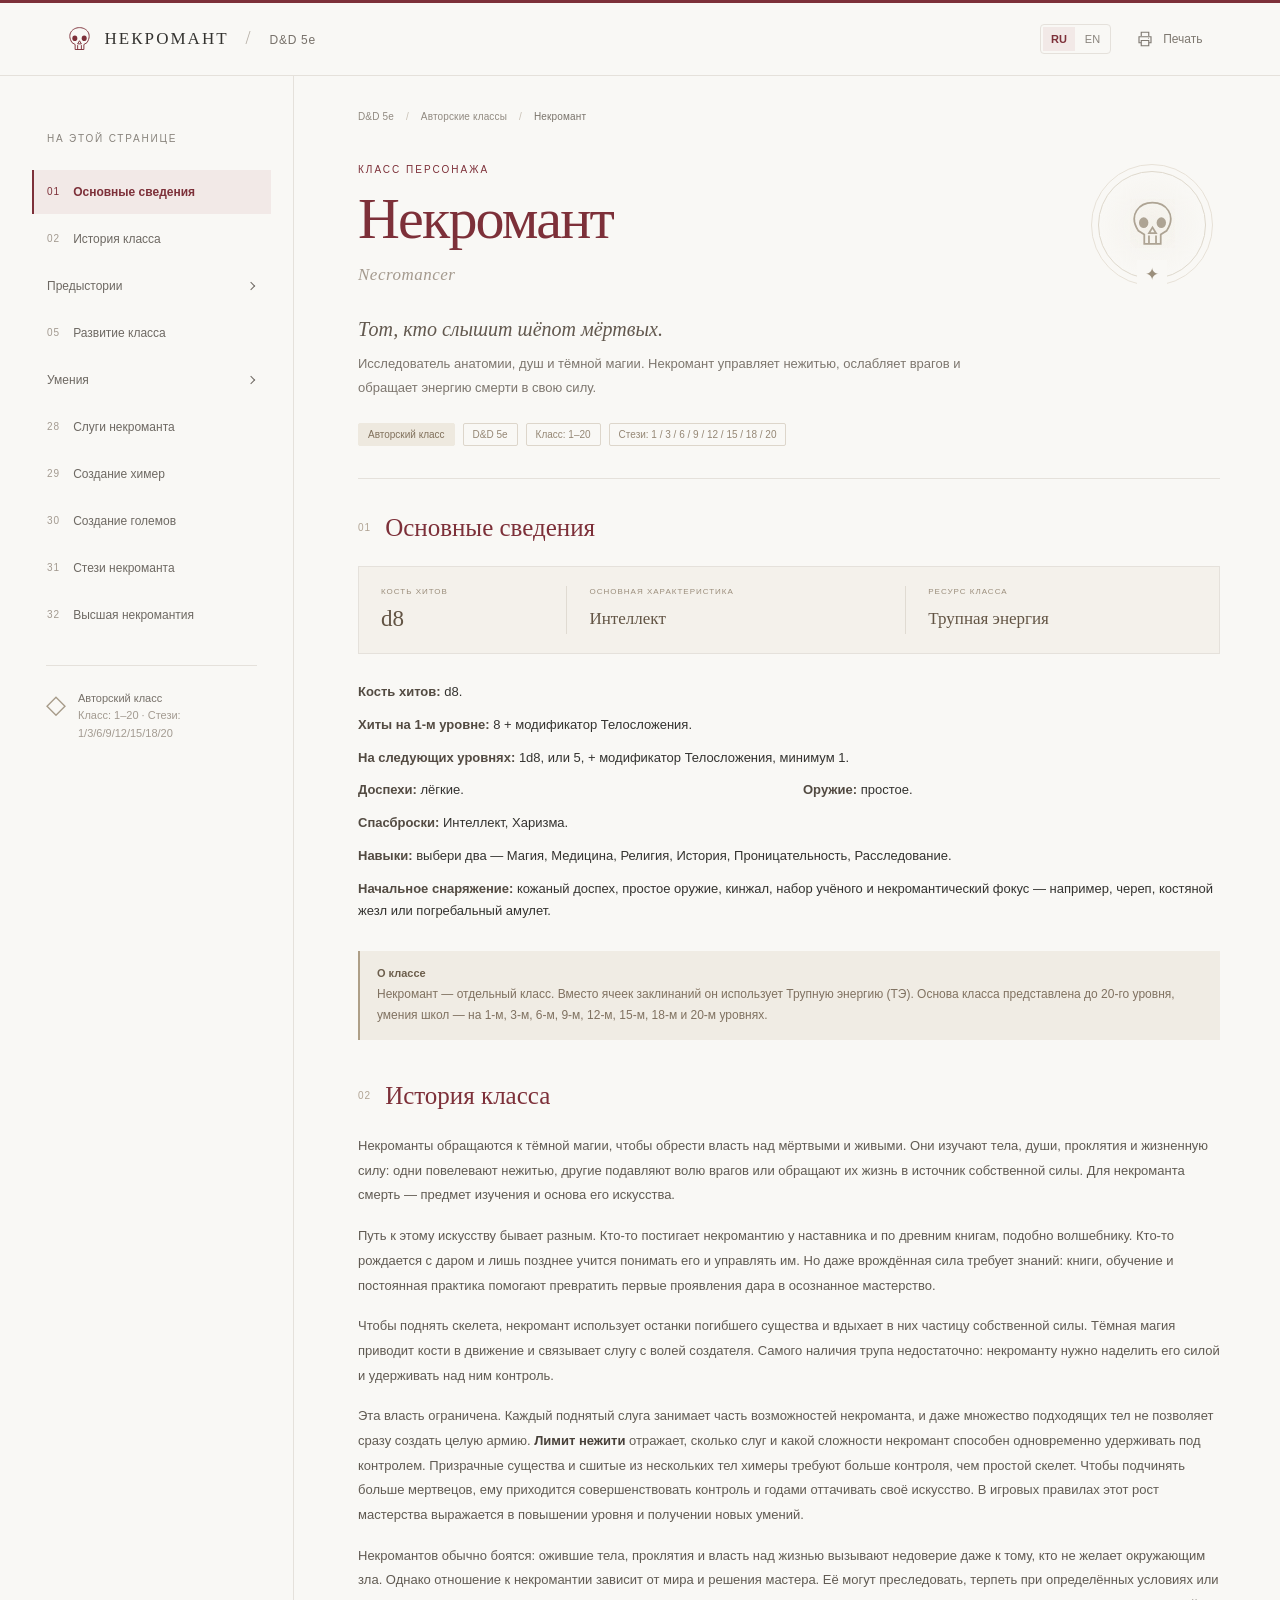
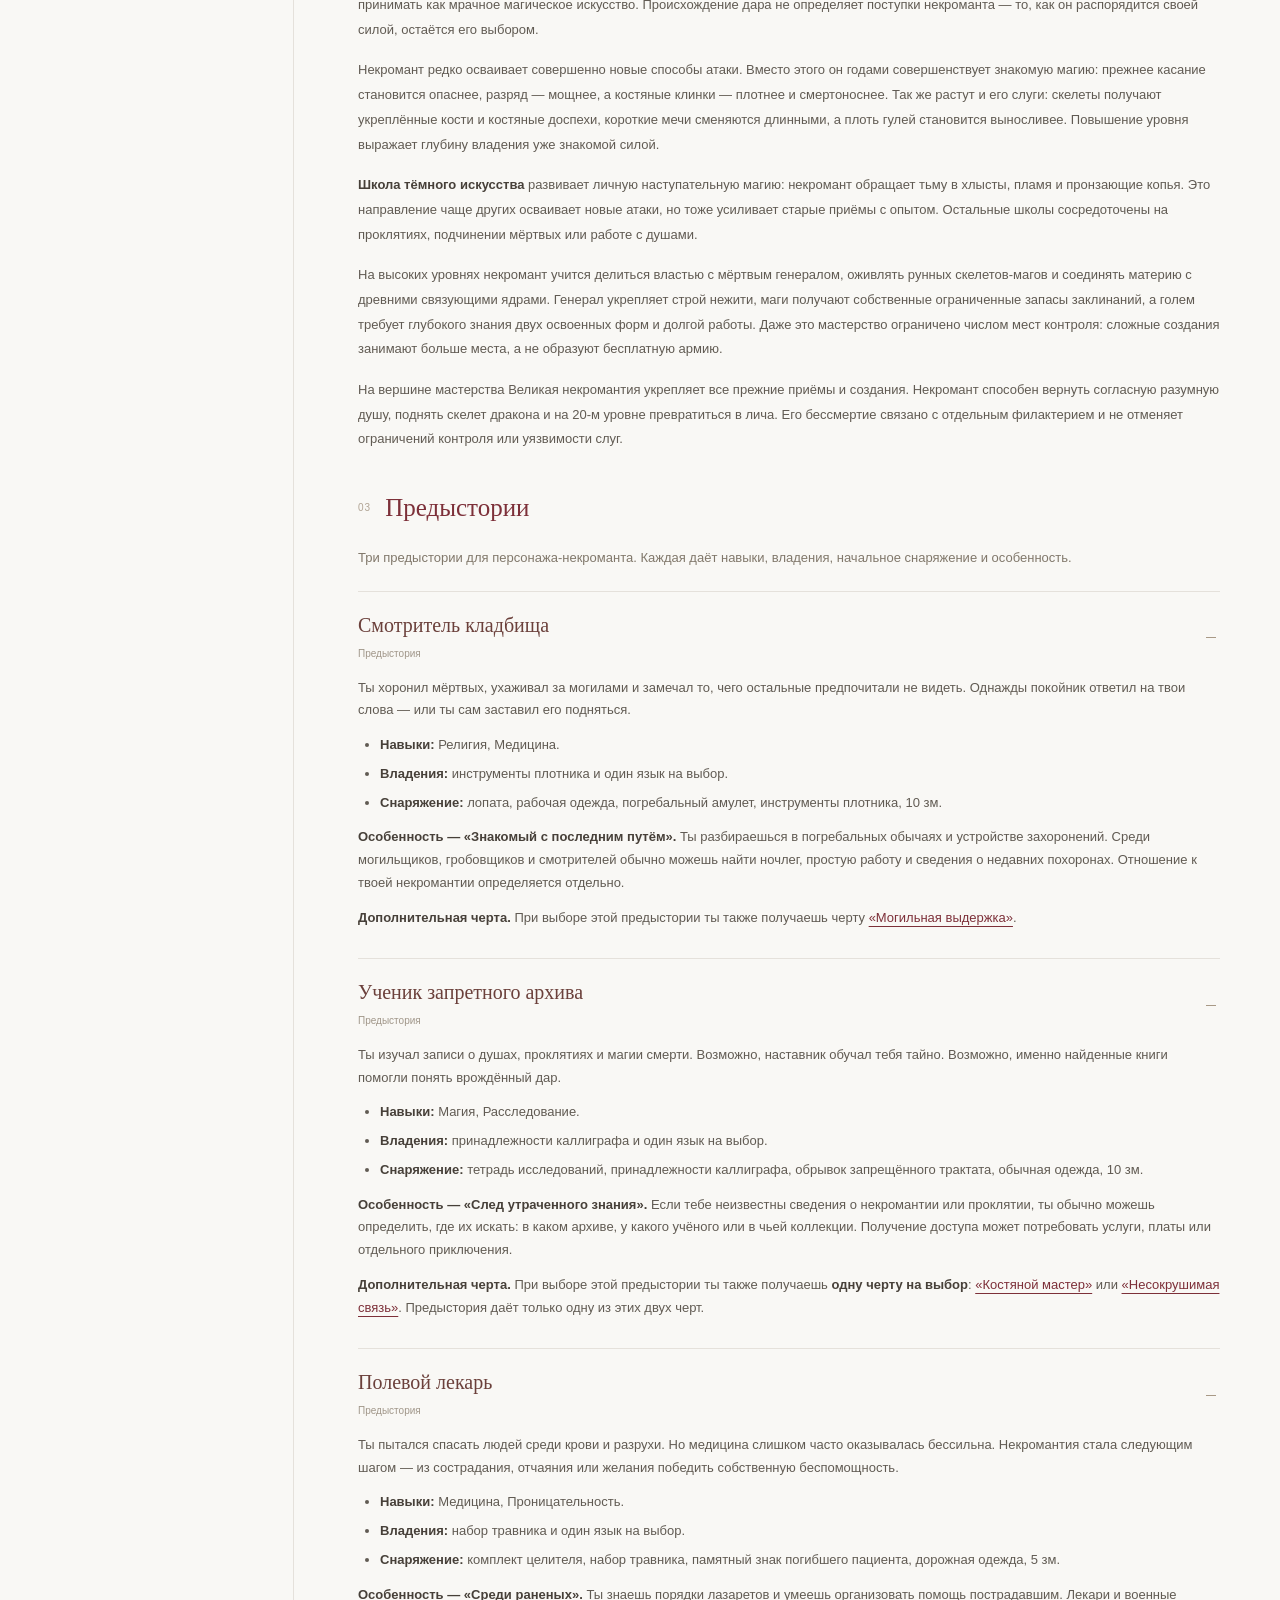
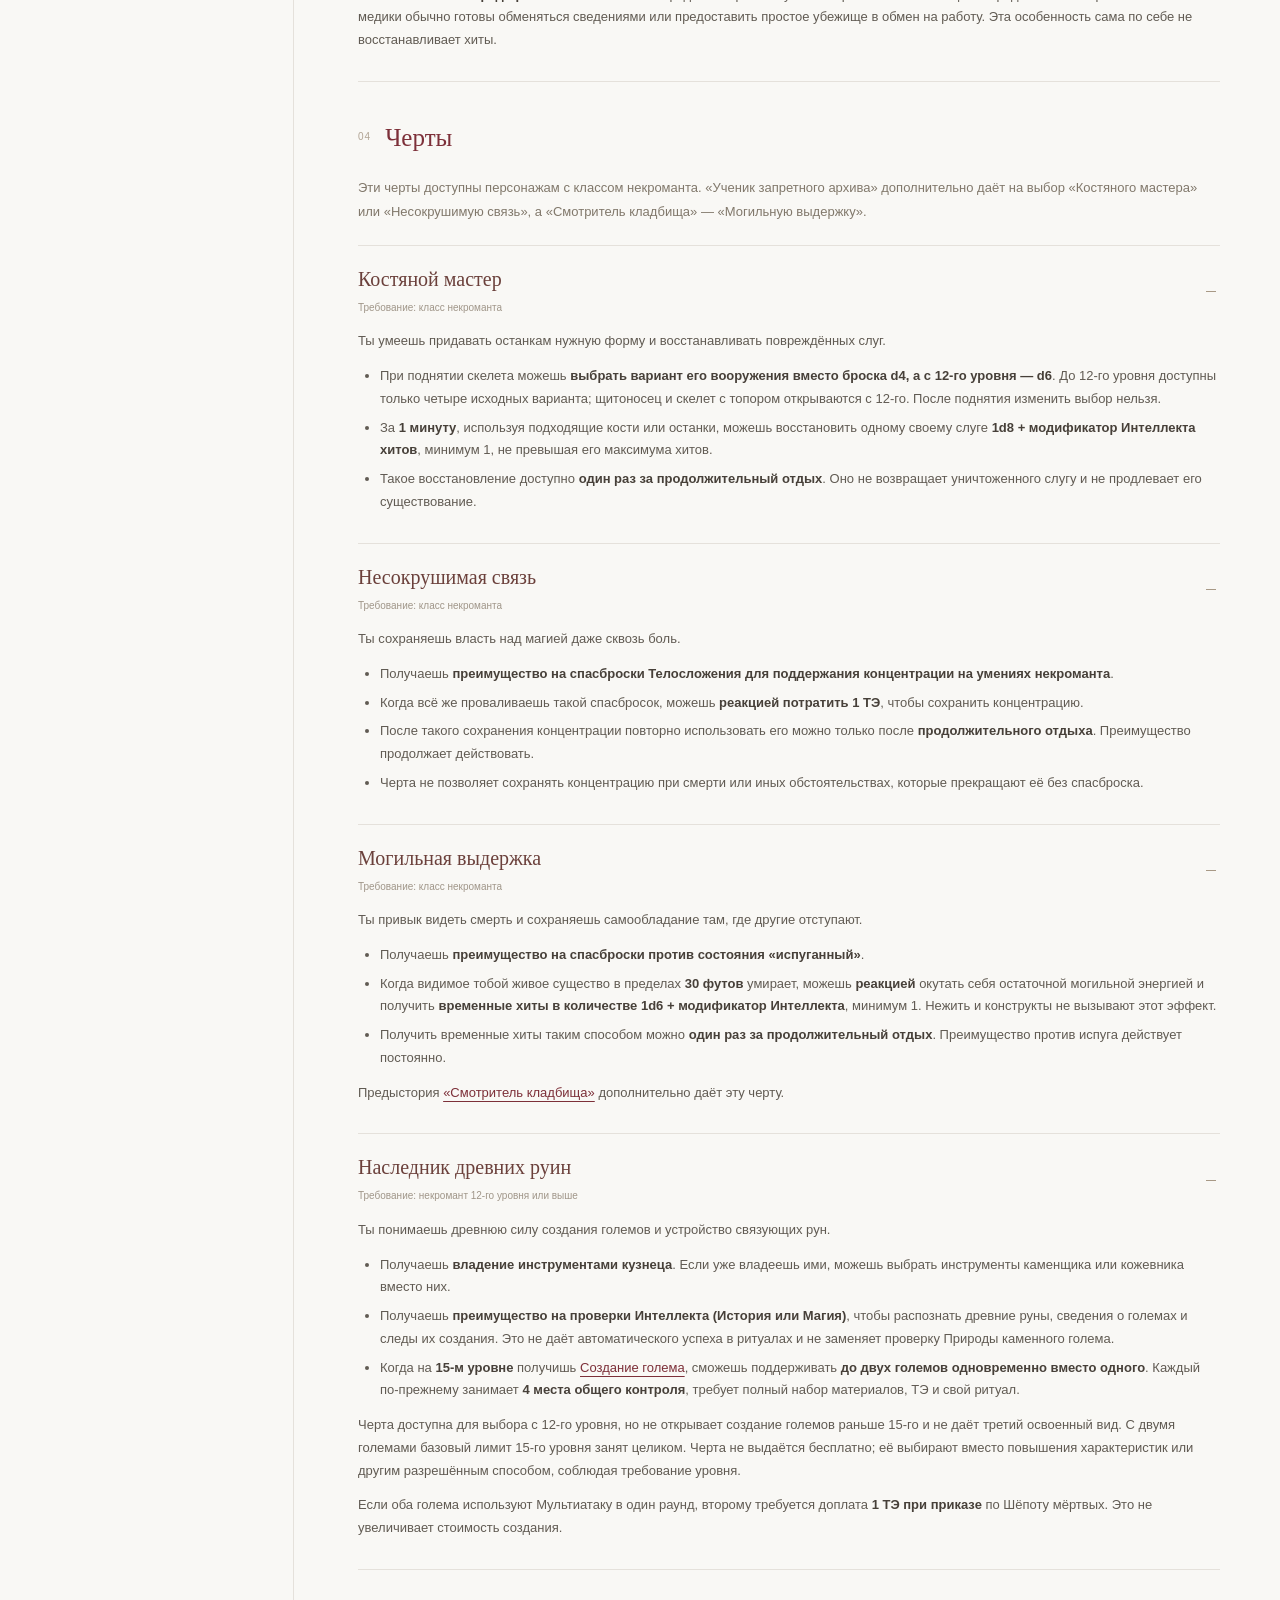
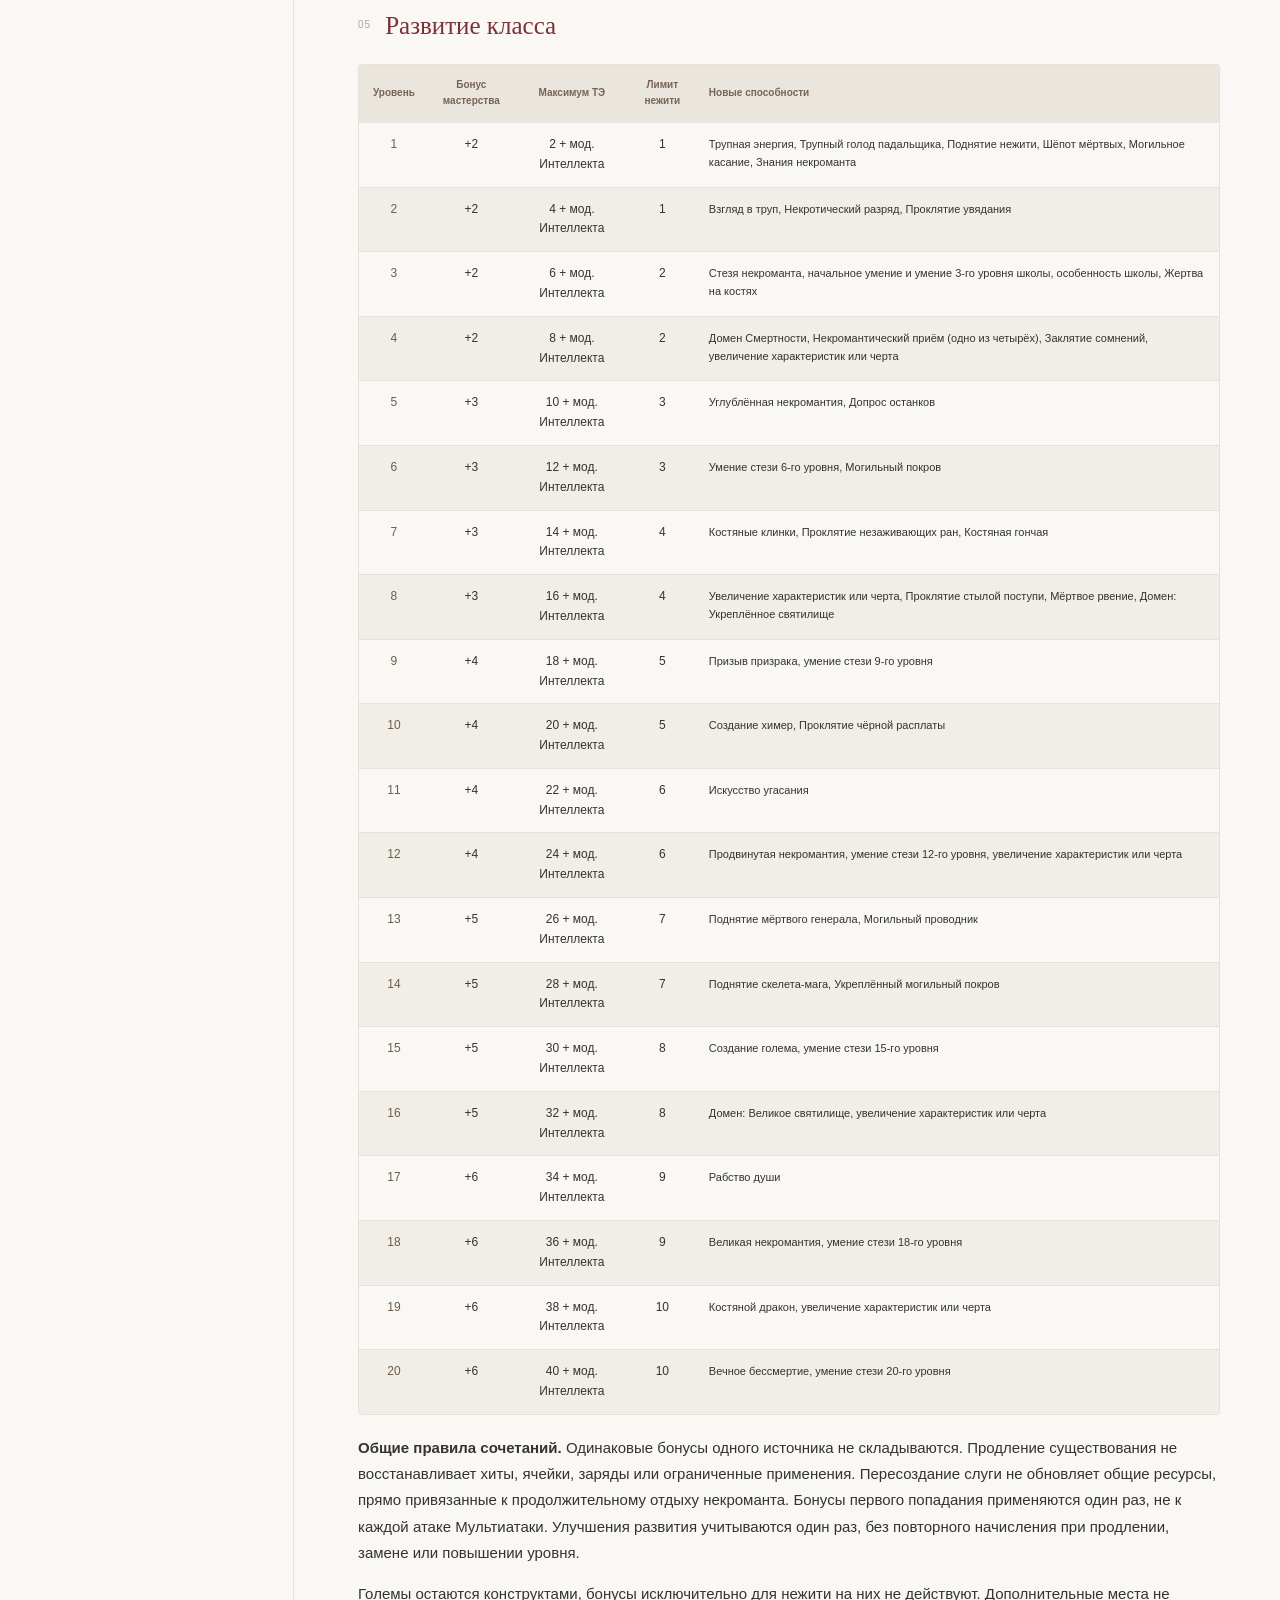
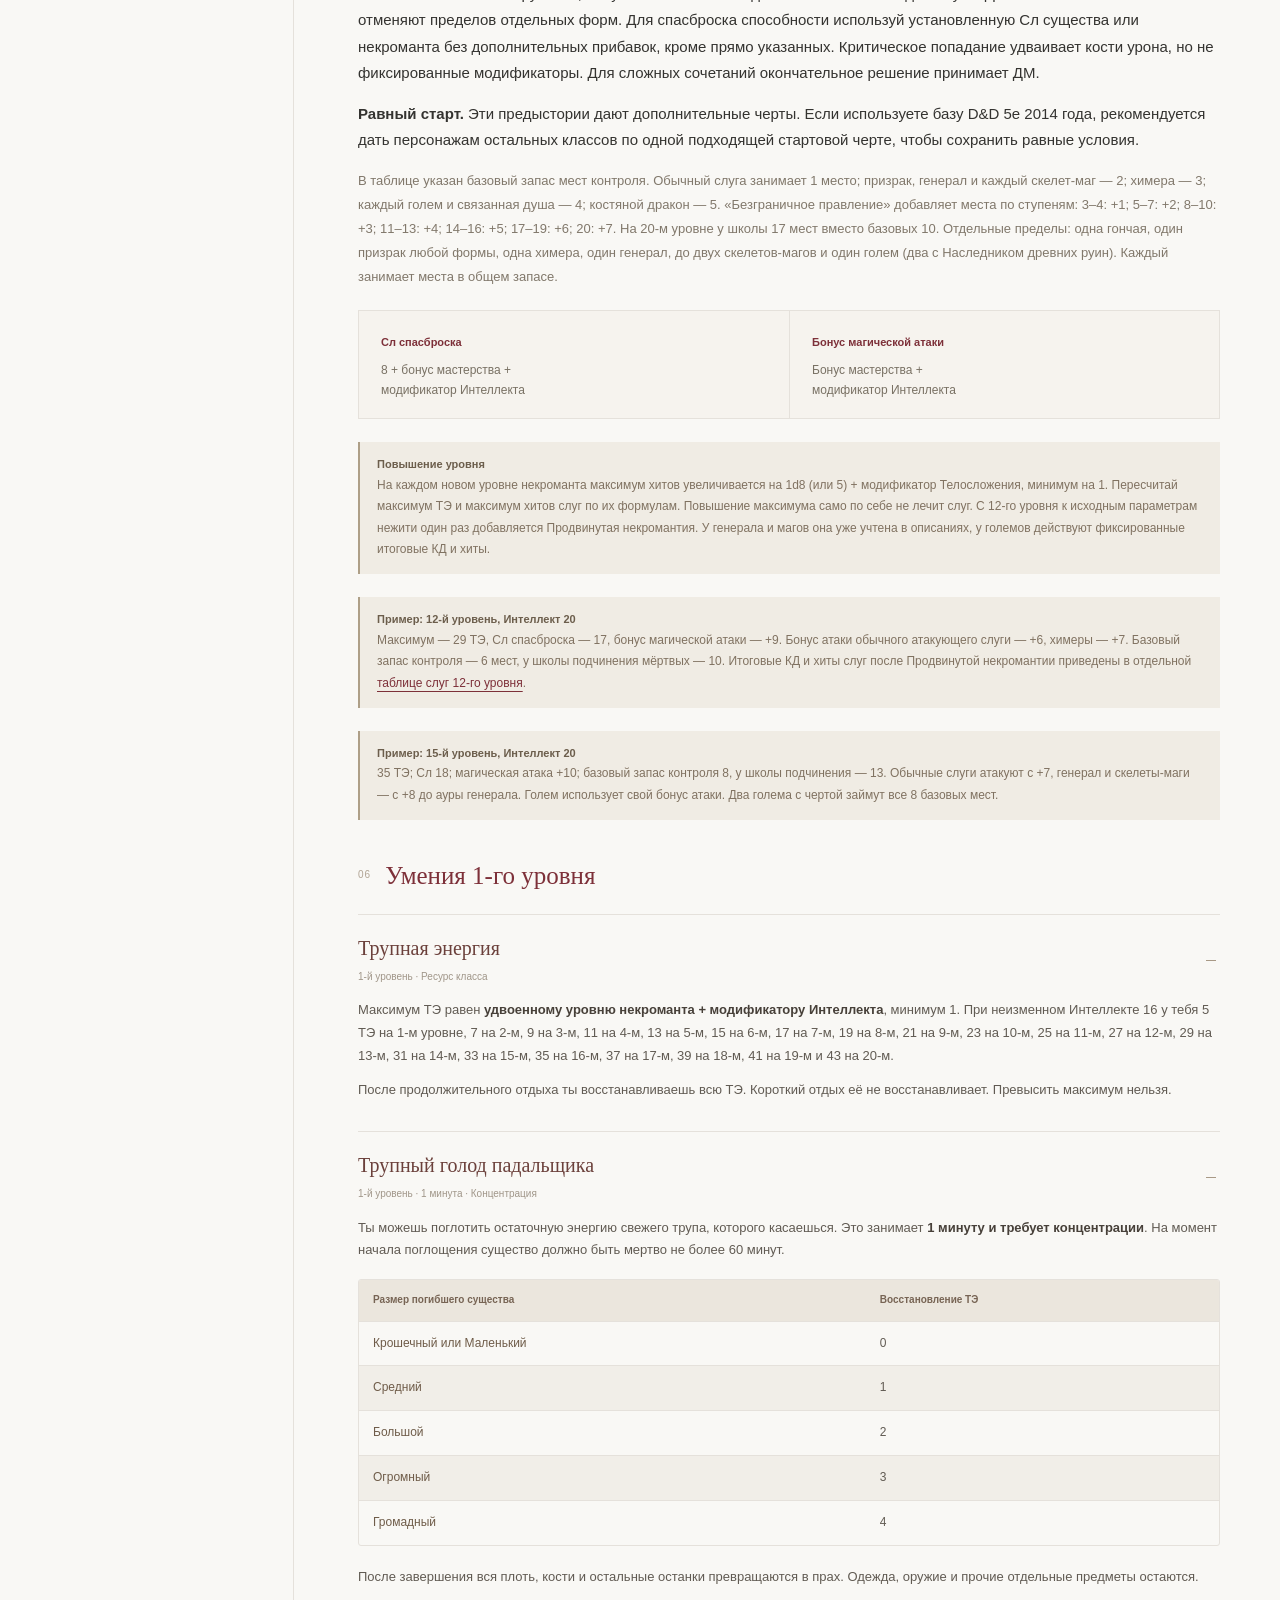
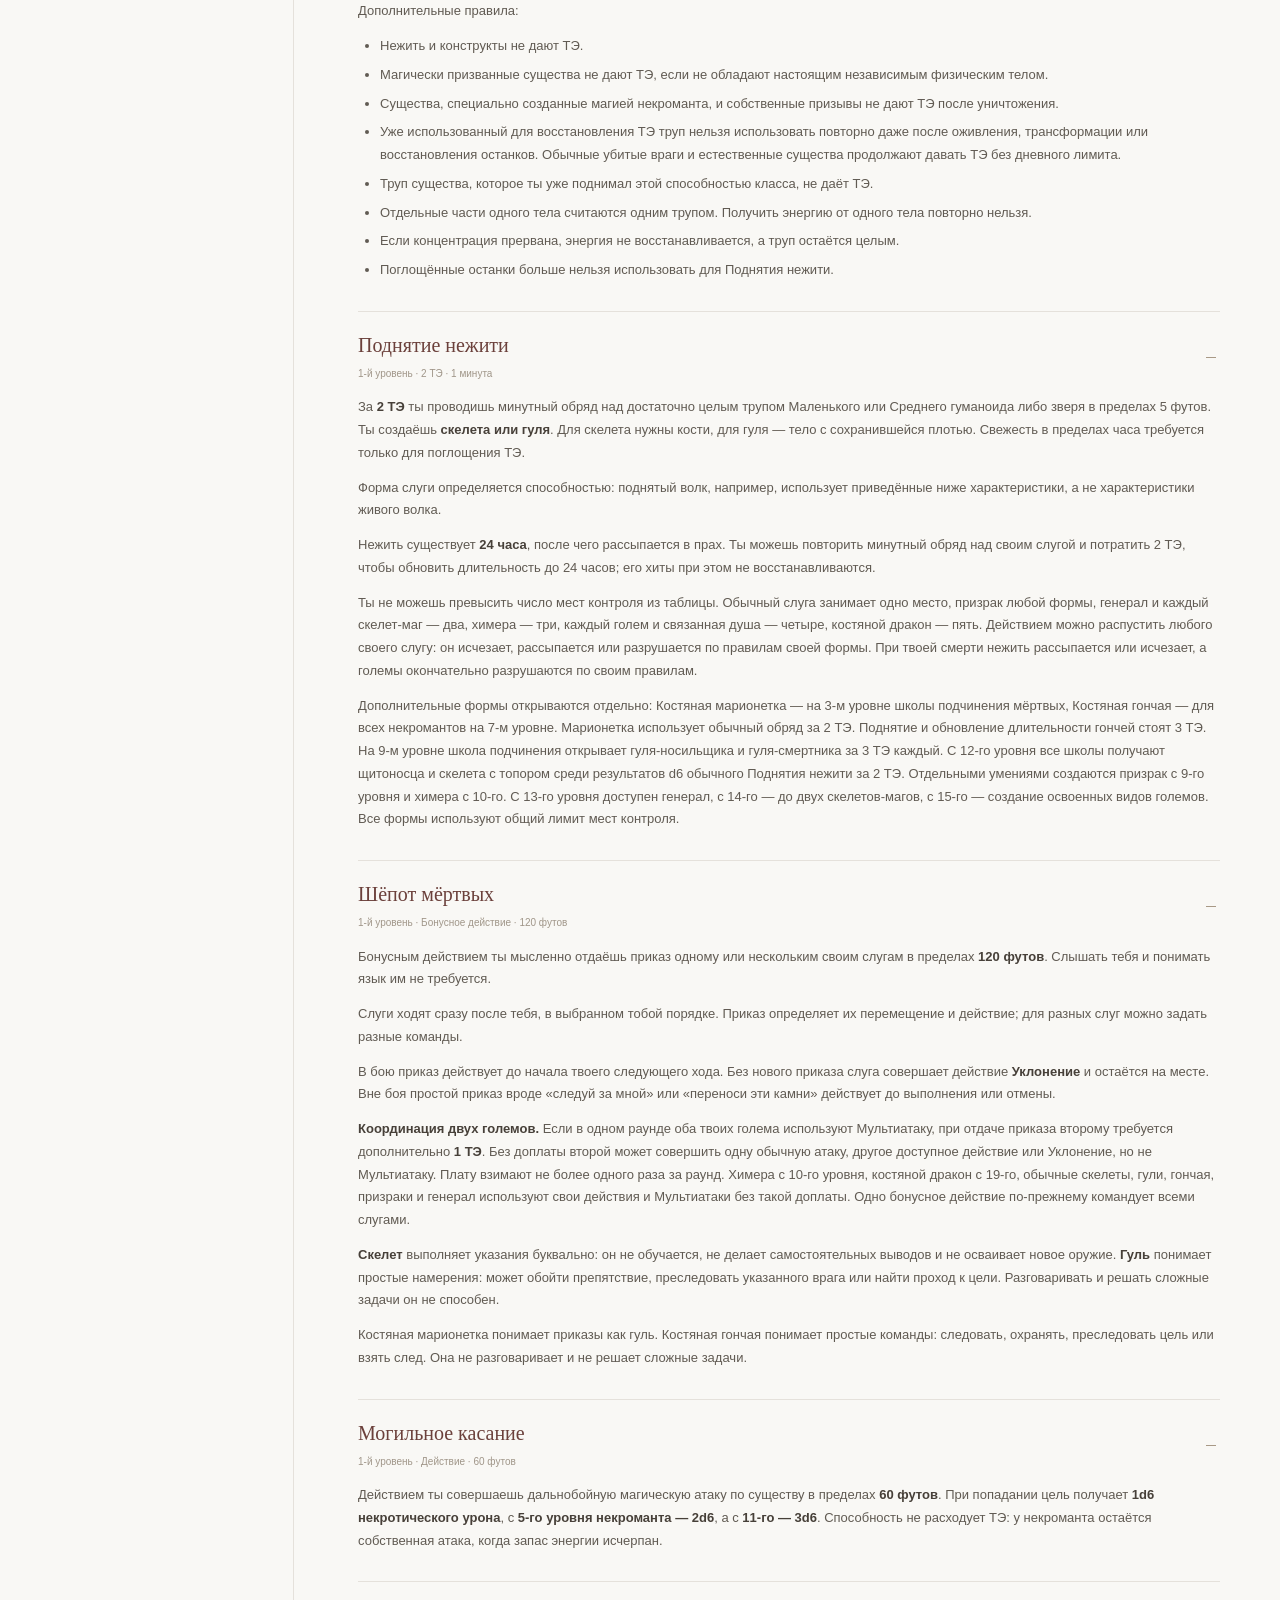
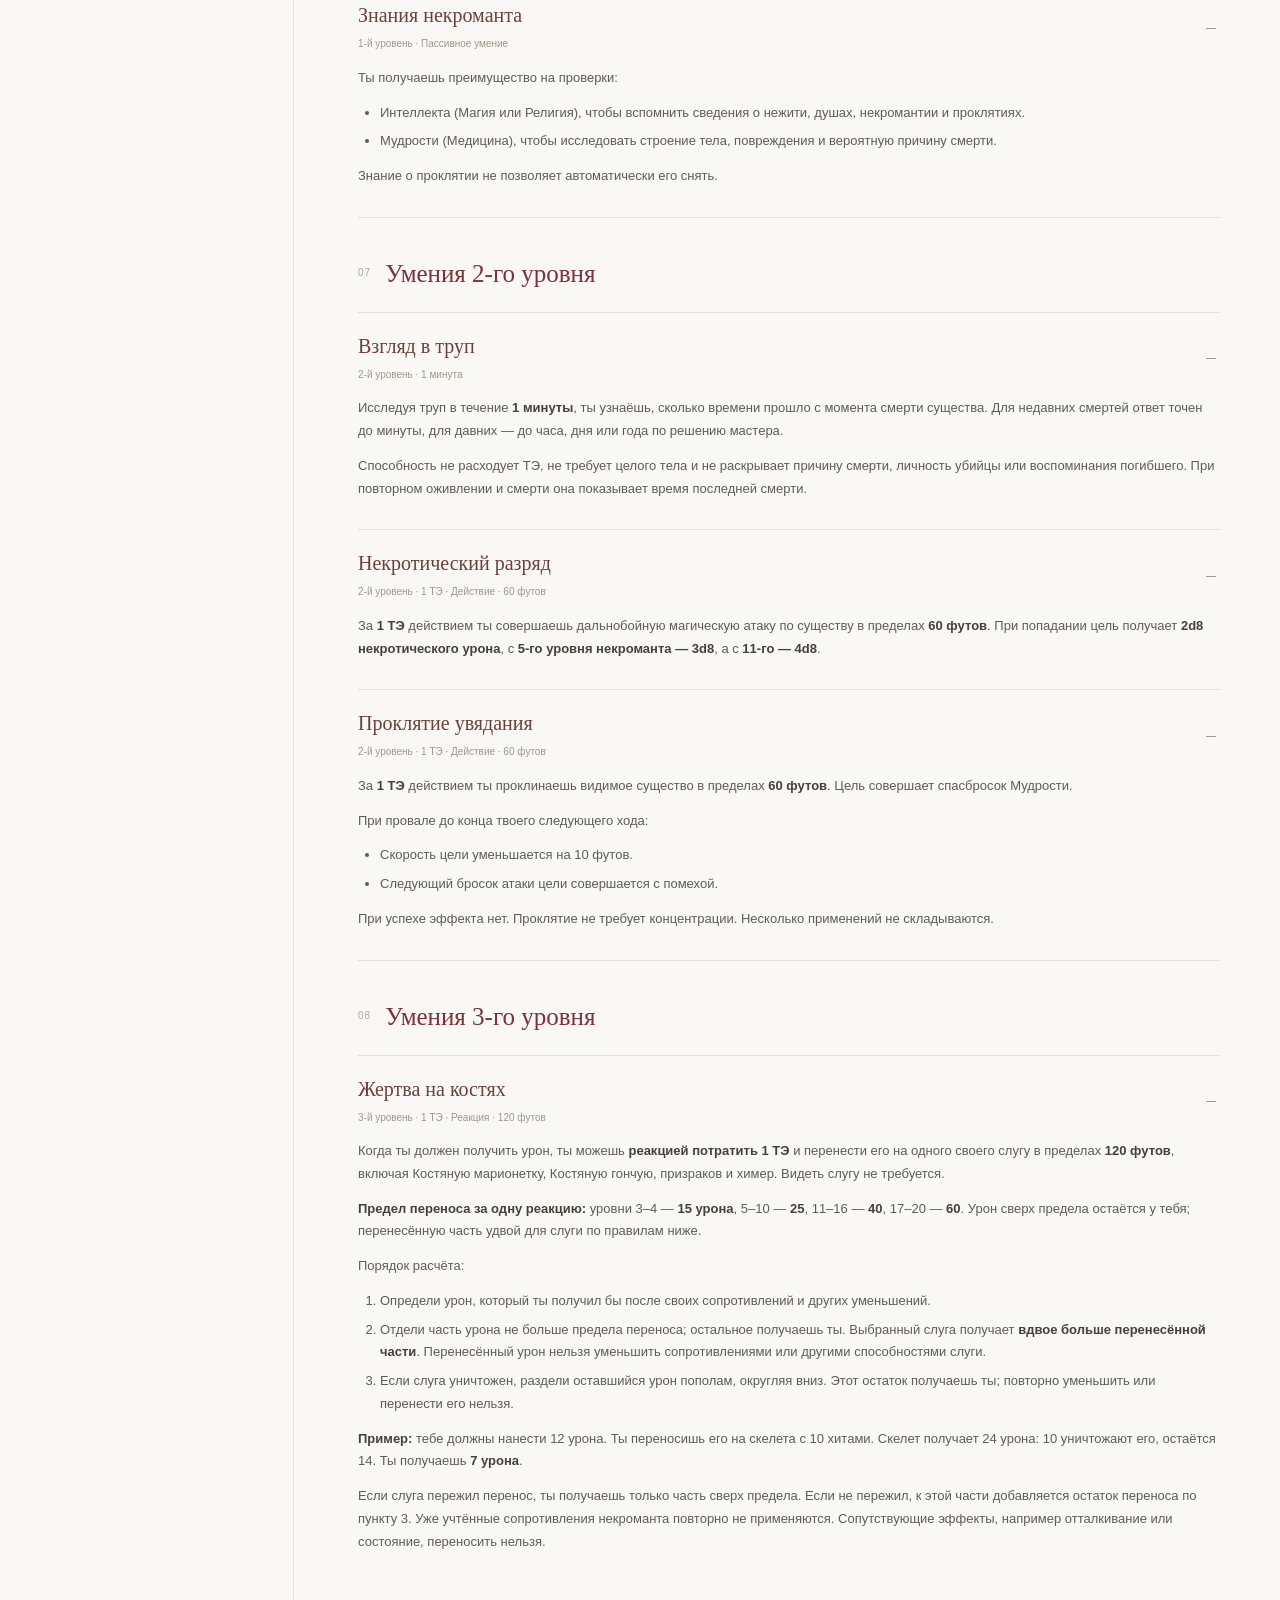
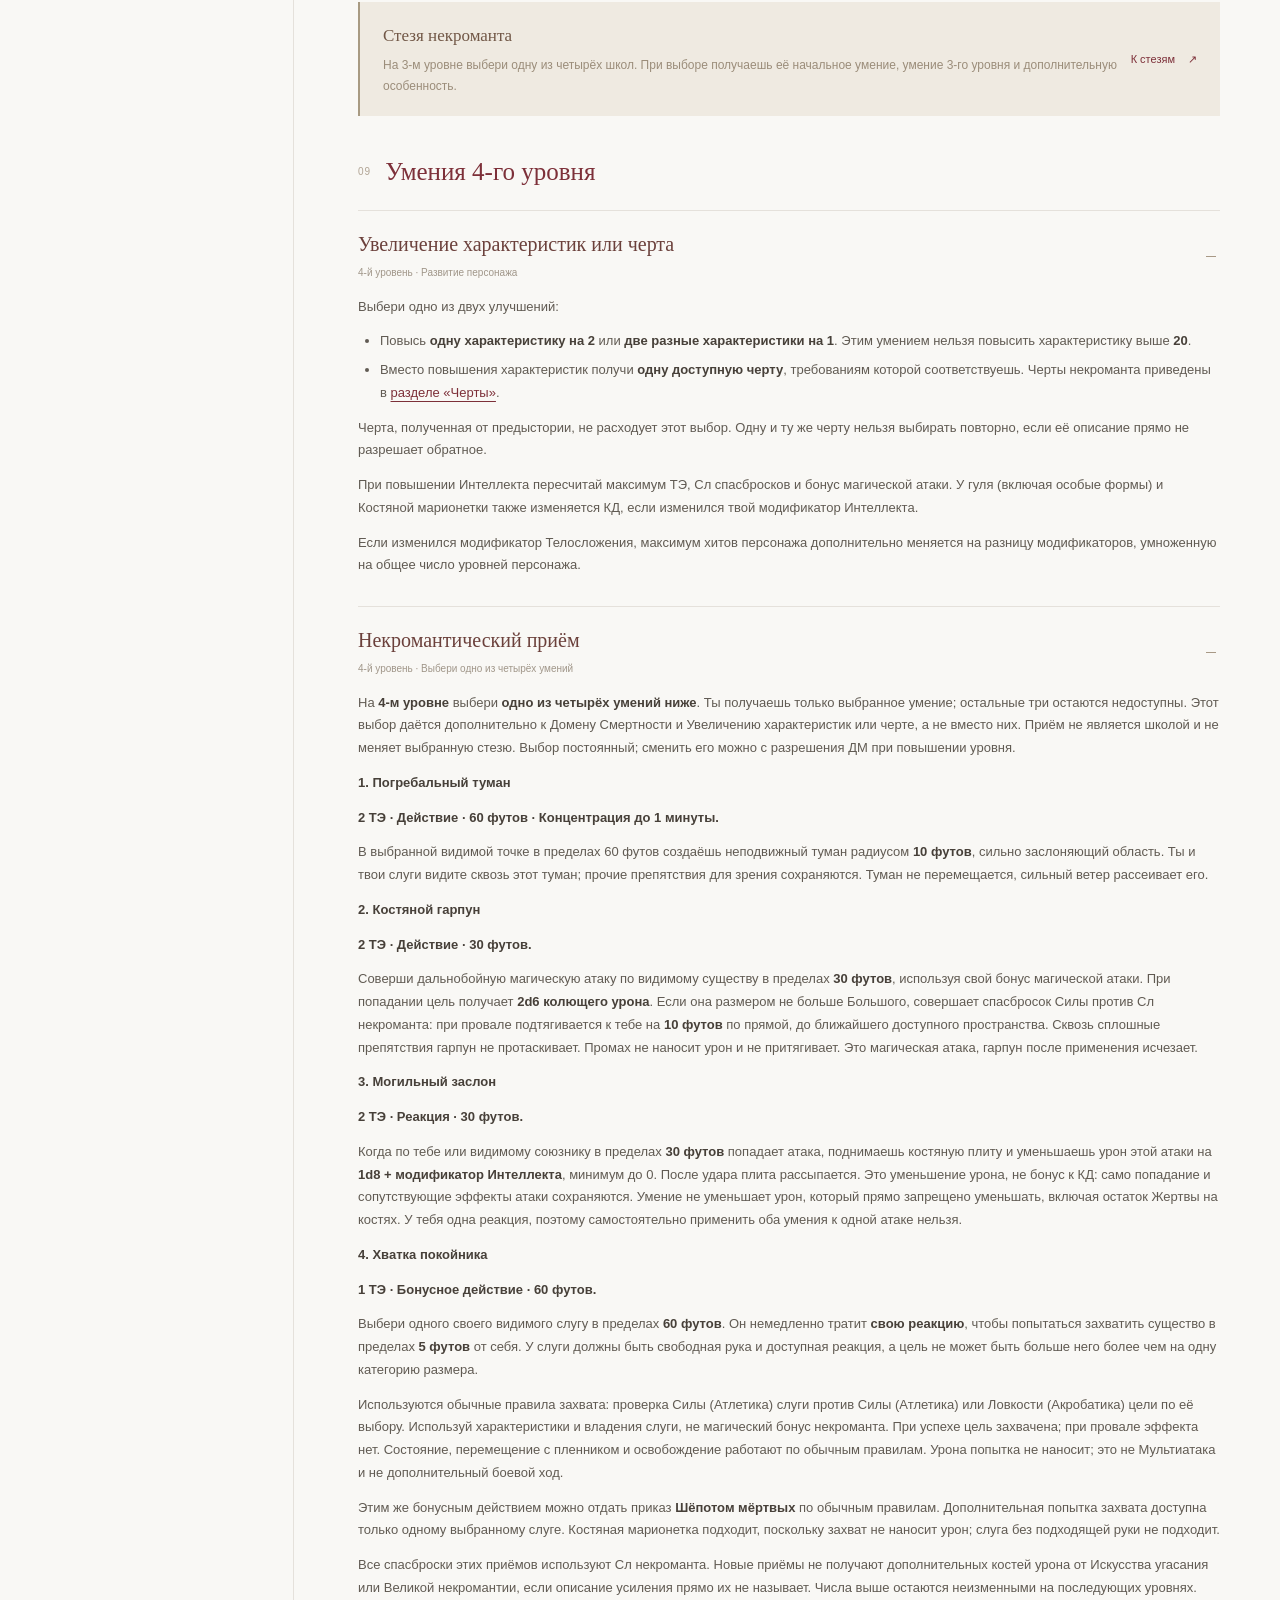
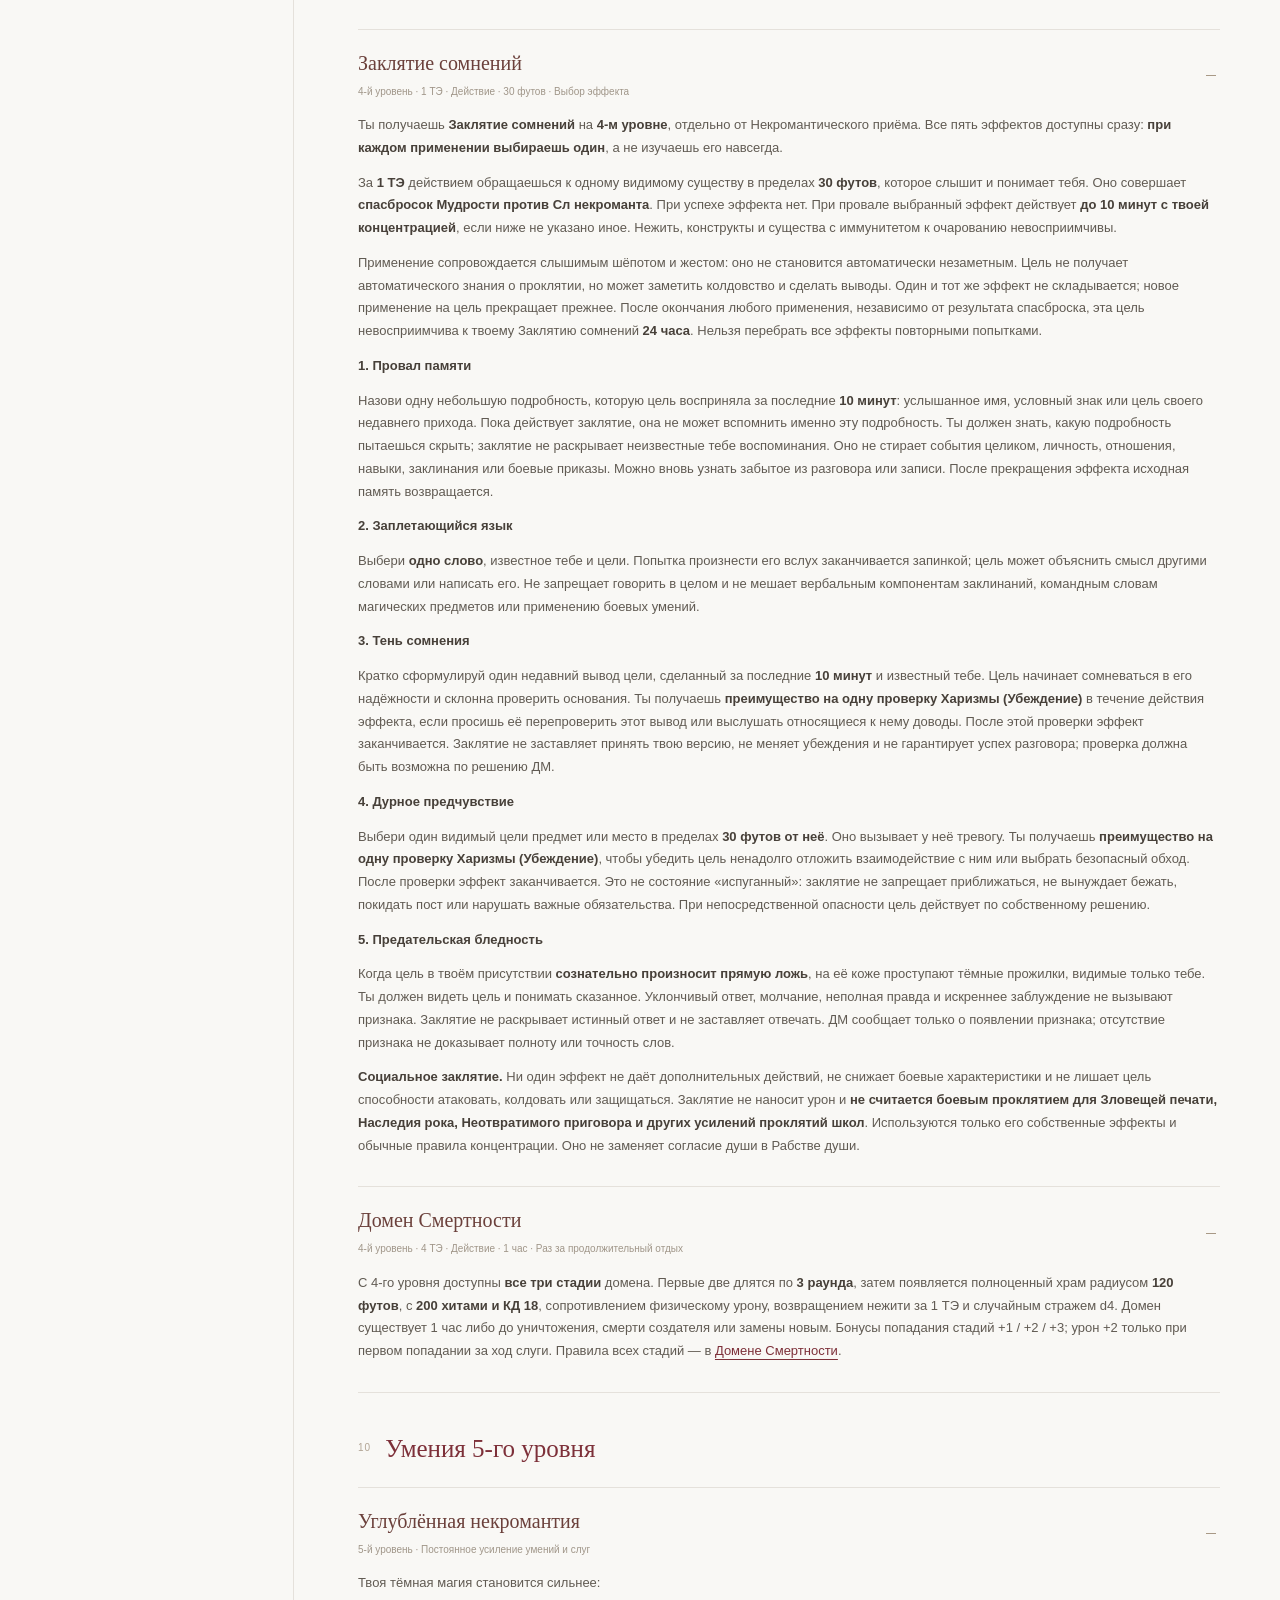
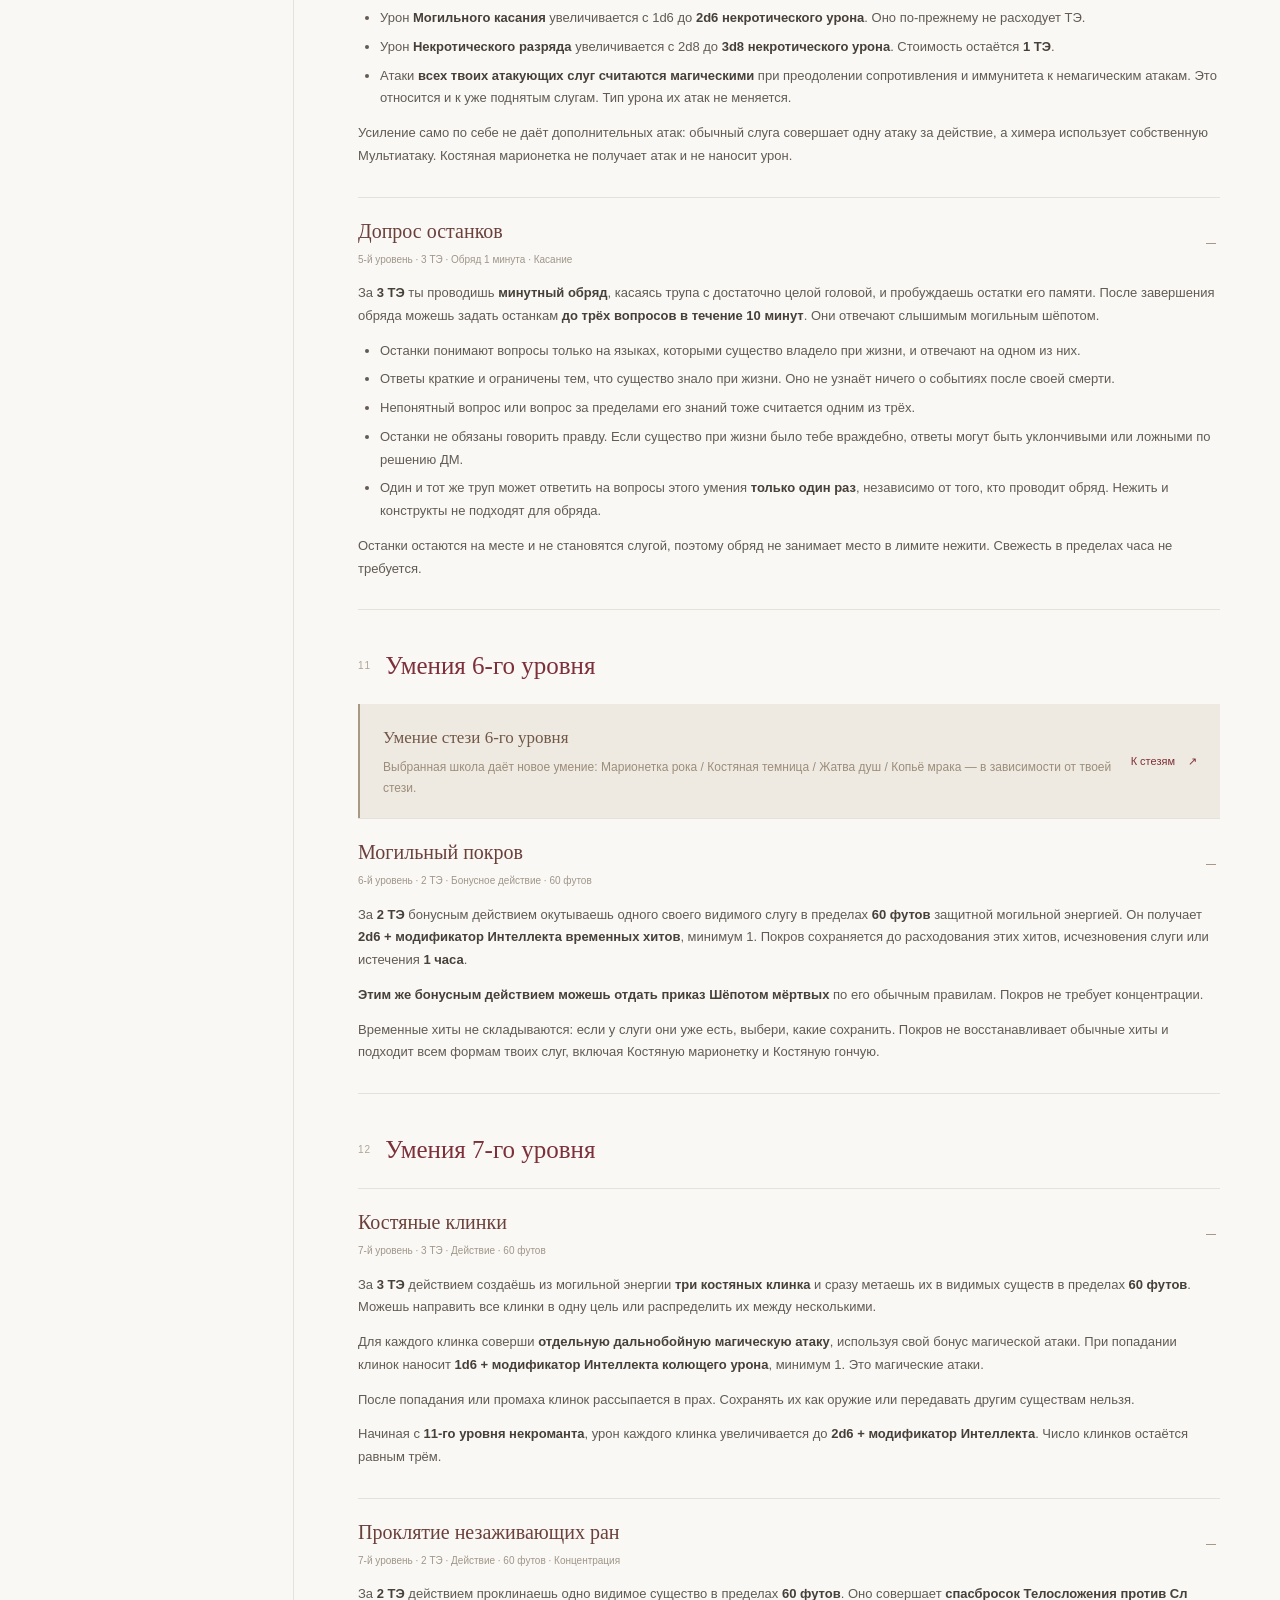
<file: index.html>
<!doctype html><html lang="ru"><head><meta charset="UTF-8"><meta name="viewport" content="width=device-width,initial-scale=1"><meta name="theme-color" content="#f8f7f3"><title>Некромант — авторский класс D&D 5e</title><meta name="description" content="Некромант для D&D 5e: основа на уровнях 1–20, слуги и умения четырёх школ на 1-м, 3-м, 6-м, 9-м, 12-м, 15-м, 18-м и 20-м уровнях."><link rel="icon" href="data:image/svg+xml,%3Csvg%20xmlns%3D%22http%3A%2F%2Fwww.w3.org%2F2000%2Fsvg%22%20viewBox%3D%220%200%2040%2044%22%3E%3Crect%20width%3D%2240%22%20height%3D%2244%22%20rx%3D%228%22%20fill%3D%22%23792c35%22%2F%3E%3Ctext%20x%3D%2220%22%20y%3D%2231%22%20text-anchor%3D%22middle%22%20font-family%3D%22Georgia%22%20font-size%3D%2229%22%20fill%3D%22%23fff%22%3E%D0%9D%3C%2Ftext%3E%3C%2Fsvg%3E"><link rel="stylesheet" href="style.css"></head><body><a class="skip" href="#main">К содержанию</a>
<header class="topbar"><a href="#" class="brand"><span class="brand-icon"><svg viewBox="0 0 40 44" fill="none" aria-hidden="true"><path d="M8 27C-1 13 9 3 20 3s21 10 12 24l-5 3v8H13v-8l-5-3Z" stroke="currentColor" stroke-width="1.5"/><path d="M17 31v7m6-7v7M20 24l-3 5h6l-3-5Z" stroke="currentColor" stroke-width="1.5"/><ellipse cx="12.5" cy="20" rx="4" ry="4.5" fill="currentColor"/><ellipse cx="27.5" cy="20" rx="4" ry="4.5" fill="currentColor"/></svg></span><span>НЕКРОМАНТ<span class="brand-separator">/</span><span class="edition">D&D 5e</span></span></a><div class="header-actions"><nav id="language-switch" aria-label="Language"><a href="index.html?lang=ru" data-language="ru" lang="ru">RU</a><a href="en.html?lang=en" data-language="en" lang="en">EN</a></nav><button class="print-button" id="print" aria-label="Распечатать страницу"><svg viewBox="0 0 24 24" fill="none" stroke="currentColor" stroke-width="1.5" aria-hidden="true"><path d="M7 8V3h10v5M7 17H4V9h16v8h-3M7 14h10v7H7z"/><path d="M16 11h1"/></svg><span>Печать</span></button></div></header>
<div class="layout"><aside class="sidebar"><div class="sidebar-inner"><div class="sidebar-label">НА ЭТОЙ СТРАНИЦЕ</div><nav aria-label="Оглавление"><a href="#overview" class="toc-link active"><span class="toc-number">01</span>Основные сведения</a><a href="#history" class="toc-link"><span class="toc-number">02</span>История класса</a><details class="toc-group" id="nav-backgrounds"><summary><span>Предыстории</span><span class="toc-chevron" aria-hidden="true"></span></summary><div class="toc-children"><a href="#backgrounds" class="toc-link"><span class="toc-number">03</span>Предыстории</a><a href="#feats" class="toc-link"><span class="toc-number">04</span>Черты</a></div></details><a href="#progression" class="toc-link"><span class="toc-number">05</span>Развитие класса</a><details class="toc-group" id="nav-skills"><summary><span>Умения</span><span class="toc-chevron" aria-hidden="true"></span></summary><div class="toc-children"><a href="#level-1" class="toc-link"><span class="toc-number">06</span>Умения 1-го уровня</a><a href="#level-2" class="toc-link"><span class="toc-number">07</span>Умения 2-го уровня</a><a href="#level-3" class="toc-link"><span class="toc-number">08</span>Умения 3-го уровня</a><a href="#level-4" class="toc-link"><span class="toc-number">09</span>Умения 4-го уровня</a><a href="#level-5" class="toc-link"><span class="toc-number">10</span>Умения 5-го уровня</a><a href="#level-6" class="toc-link"><span class="toc-number">11</span>Умения 6-го уровня</a><a href="#level-7" class="toc-link"><span class="toc-number">12</span>Умения 7-го уровня</a><a href="#level-8" class="toc-link"><span class="toc-number">13</span>Умения 8-го уровня</a><a href="#level-9" class="toc-link"><span class="toc-number">14</span>Умения 9-го уровня</a><a href="#level-10" class="toc-link"><span class="toc-number">15</span>Умения 10-го уровня</a><a href="#level-11" class="toc-link"><span class="toc-number">16</span>Умения 11-го уровня</a><a href="#level-12" class="toc-link"><span class="toc-number">17</span>Умения 12-го уровня</a><a href="#level-13" class="toc-link"><span class="toc-number">18</span>Умения 13-го уровня</a><a href="#level-14" class="toc-link"><span class="toc-number">19</span>Умения 14-го уровня</a><a href="#level-15" class="toc-link"><span class="toc-number">20</span>Умения 15-го уровня</a><a href="#level-16" class="toc-link"><span class="toc-number">21</span>Умения 16-го уровня</a><a href="#level-17" class="toc-link"><span class="toc-number">22</span>Умения 17-го уровня</a><a href="#level-18" class="toc-link"><span class="toc-number">23</span>Умения 18-го уровня</a><a href="#level-19" class="toc-link"><span class="toc-number">24</span>Умения 19-го уровня</a><a href="#level-20" class="toc-link"><span class="toc-number">25</span>Умения 20-го уровня</a><a href="#domain" class="toc-link"><span class="toc-number">26</span>Домен Смертности</a><a href="#optional" class="toc-link"><span class="toc-number">27</span>Опциональные умения</a></div></details><a href="#servants" class="toc-link"><span class="toc-number">28</span>Слуги некроманта</a><a href="#chimeras" class="toc-link"><span class="toc-number">29</span>Создание химер</a><a href="#golems" class="toc-link"><span class="toc-number">30</span>Создание големов</a><a href="#paths" class="toc-link"><span class="toc-number">31</span>Стези некроманта</a><a href="#final-rituals" class="toc-link"><span class="toc-number">32</span>Высшая некромантия</a></nav><div class="side-note"><span class="small-diamond">◇</span><span>Авторский класс<br><span>Класс: 1–20 · Стези: 1/3/6/9/12/15/18/20</span></span></div></div></aside>
<main id="main"><div class="breadcrumb">D&D 5e <span>/</span> Авторские классы <span>/</span> <strong>Некромант</strong></div>
<div class="hero"><div class="title-row"><div><div class="eyebrow">КЛАСС ПЕРСОНАЖА</div><h1>Некромант</h1><div class="english">Necromancer</div></div><div class="hero-emblem"><svg viewBox="0 0 40 44" fill="none" aria-hidden="true"><path d="M8 27C-1 13 9 3 20 3s21 10 12 24l-5 3v8H13v-8l-5-3Z" stroke="currentColor" stroke-width="1.5"/><path d="M17 31v7m6-7v7M20 24l-3 5h6l-3-5Z" stroke="currentColor" stroke-width="1.5"/><ellipse cx="12.5" cy="20" rx="4" ry="4.5" fill="currentColor"/><ellipse cx="27.5" cy="20" rx="4" ry="4.5" fill="currentColor"/></svg><span>✦</span></div></div><p class="lead">Тот, кто слышит шёпот мёртвых.</p><p class="description">Исследователь анатомии, душ и тёмной магии. Некромант управляет нежитью, ослабляет врагов и обращает энергию смерти в свою силу.</p><div class="badges"><span>Авторский класс</span><span>D&D 5e</span><span>Класс: 1–20</span><span>Стези: 1 / 3 / 6 / 9 / 12 / 15 / 18 / 20</span></div></div>
<section id="overview"><h2><span>01</span>Основные сведения</h2><div class="stat-strip"><div><span>КОСТЬ ХИТОВ</span><strong>d8</strong></div><div><span>ОСНОВНАЯ ХАРАКТЕРИСТИКА</span><strong>Интеллект</strong></div><div><span>РЕСУРС КЛАССА</span><strong>Трупная энергия</strong></div></div><div class="overview-text"><ul><li><strong>Кость хитов:</strong> d8.</li><li><strong>Хиты на 1-м уровне:</strong> 8 + модификатор Телосложения.</li><li><strong>На следующих уровнях:</strong> 1d8, или 5, + модификатор Телосложения, минимум 1.</li><li><strong>Доспехи:</strong> лёгкие.</li><li><strong>Оружие:</strong> простое.</li><li><strong>Спасброски:</strong> Интеллект, Харизма.</li><li><strong>Навыки:</strong> выбери два — Магия, Медицина, Религия, История, Проницательность, Расследование.</li><li><strong>Начальное снаряжение:</strong> кожаный доспех, простое оружие, кинжал, набор учёного и некромантический фокус — например, череп, костяной жезл или погребальный амулет.</li></ul></div><div class="rule-note"><span>О классе</span>Некромант — отдельный класс. Вместо ячеек заклинаний он использует Трупную энергию (ТЭ). Основа класса представлена до 20-го уровня, умения школ — на 1-м, 3-м, 6-м, 9-м, 12-м, 15-м, 18-м и 20-м уровнях.</div></section>
<section id="history"><h2><span>02</span>История класса</h2><div class="history-text"><p>Некроманты обращаются к тёмной магии, чтобы обрести власть над мёртвыми и живыми. Они изучают тела, души, проклятия и жизненную силу: одни повелевают нежитью, другие подавляют волю врагов или обращают их жизнь в источник собственной силы. Для некроманта смерть — предмет изучения и основа его искусства.</p><p>Путь к этому искусству бывает разным. Кто-то постигает некромантию у наставника и по древним книгам, подобно волшебнику. Кто-то рождается с даром и лишь позднее учится понимать его и управлять им. Но даже врождённая сила требует знаний: книги, обучение и постоянная практика помогают превратить первые проявления дара в осознанное мастерство.</p><p>Чтобы поднять скелета, некромант использует останки погибшего существа и вдыхает в них частицу собственной силы. Тёмная магия приводит кости в движение и связывает слугу с волей создателя. Самого наличия трупа недостаточно: некроманту нужно наделить его силой и удерживать над ним контроль.</p><p>Эта власть ограничена. Каждый поднятый слуга занимает часть возможностей некроманта, и даже множество подходящих тел не позволяет сразу создать целую армию. <strong>Лимит нежити</strong> отражает, сколько слуг и какой сложности некромант способен одновременно удерживать под контролем. Призрачные существа и сшитые из нескольких тел химеры требуют больше контроля, чем простой скелет. Чтобы подчинять больше мертвецов, ему приходится совершенствовать контроль и годами оттачивать своё искусство. В игровых правилах этот рост мастерства выражается в повышении уровня и получении новых умений.</p><p>Некромантов обычно боятся: ожившие тела, проклятия и власть над жизнью вызывают недоверие даже к тому, кто не желает окружающим зла. Однако отношение к некромантии зависит от мира и решения мастера. Её могут преследовать, терпеть при определённых условиях или принимать как мрачное магическое искусство. Происхождение дара не определяет поступки некроманта — то, как он распорядится своей силой, остаётся его выбором.</p><p>Некромант редко осваивает совершенно новые способы атаки. Вместо этого он годами совершенствует знакомую магию: прежнее касание становится опаснее, разряд — мощнее, а костяные клинки — плотнее и смертоноснее. Так же растут и его слуги: скелеты получают укреплённые кости и костяные доспехи, короткие мечи сменяются длинными, а плоть гулей становится выносливее. Повышение уровня выражает глубину владения уже знакомой силой.</p><p><strong>Школа тёмного искусства</strong> развивает личную наступательную магию: некромант обращает тьму в хлысты, пламя и пронзающие копья. Это направление чаще других осваивает новые атаки, но тоже усиливает старые приёмы с опытом. Остальные школы сосредоточены на проклятиях, подчинении мёртвых или работе с душами.</p><p>На высоких уровнях некромант учится делиться властью с мёртвым генералом, оживлять рунных скелетов-магов и соединять материю с древними связующими ядрами. Генерал укрепляет строй нежити, маги получают собственные ограниченные запасы заклинаний, а голем требует глубокого знания двух освоенных форм и долгой работы. Даже это мастерство ограничено числом мест контроля: сложные создания занимают больше места, а не образуют бесплатную армию.</p><p>На вершине мастерства Великая некромантия укрепляет все прежние приёмы и создания. Некромант способен вернуть согласную разумную душу, поднять скелет дракона и на 20-м уровне превратиться в лича. Его бессмертие связано с отдельным филактерием и не отменяет ограничений контроля или уязвимости слуг.</p></div></section>
<section id="backgrounds"><h2><span>03</span>Предыстории</h2><p class="section-intro">Три предыстории для персонажа-некроманта. Каждая даёт навыки, владения, начальное снаряжение и особенность.</p><details class="feature" id="graveyard-keeper" open><summary><span><span class="feature-title">Смотритель кладбища</span><span class="feature-meta">Предыстория</span></span><span class="expand" aria-hidden="true"></span></summary><div class="feature-body"><p>Ты хоронил мёртвых, ухаживал за могилами и замечал то, чего остальные предпочитали не видеть. Однажды покойник ответил на твои слова — или ты сам заставил его подняться.</p><ul><li><strong>Навыки:</strong> Религия, Медицина.</li><li><strong>Владения:</strong> инструменты плотника и один язык на выбор.</li><li><strong>Снаряжение:</strong> лопата, рабочая одежда, погребальный амулет, инструменты плотника, 10 зм.</li></ul><p><strong>Особенность — «Знакомый с последним путём».</strong> Ты разбираешься в погребальных обычаях и устройстве захоронений. Среди могильщиков, гробовщиков и смотрителей обычно можешь найти ночлег, простую работу и сведения о недавних похоронах. Отношение к твоей некромантии определяется отдельно.</p><p><strong>Дополнительная черта.</strong> При выборе этой предыстории ты также получаешь черту <a href="#grave-composure">«Могильная выдержка»</a>.</p></div></details><details class="feature" id="forbidden-archive-apprentice" open><summary><span><span class="feature-title">Ученик запретного архива</span><span class="feature-meta">Предыстория</span></span><span class="expand" aria-hidden="true"></span></summary><div class="feature-body"><p>Ты изучал записи о душах, проклятиях и магии смерти. Возможно, наставник обучал тебя тайно. Возможно, именно найденные книги помогли понять врождённый дар.</p><ul><li><strong>Навыки:</strong> Магия, Расследование.</li><li><strong>Владения:</strong> принадлежности каллиграфа и один язык на выбор.</li><li><strong>Снаряжение:</strong> тетрадь исследований, принадлежности каллиграфа, обрывок запрещённого трактата, обычная одежда, 10 зм.</li></ul><p><strong>Особенность — «След утраченного знания».</strong> Если тебе неизвестны сведения о некромантии или проклятии, ты обычно можешь определить, где их искать: в каком архиве, у какого учёного или в чьей коллекции. Получение доступа может потребовать услуги, платы или отдельного приключения.</p><p><strong>Дополнительная черта.</strong> При выборе этой предыстории ты также получаешь <strong>одну черту на выбор</strong>: <a href="#bone-master">«Костяной мастер»</a> или <a href="#unbreakable-bond">«Несокрушимая связь»</a>. Предыстория даёт только одну из этих двух черт.</p></div></details><details class="feature" id="field-medic" open><summary><span><span class="feature-title">Полевой лекарь</span><span class="feature-meta">Предыстория</span></span><span class="expand" aria-hidden="true"></span></summary><div class="feature-body"><p>Ты пытался спасать людей среди крови и разрухи. Но медицина слишком часто оказывалась бессильна. Некромантия стала следующим шагом — из сострадания, отчаяния или желания победить собственную беспомощность.</p><ul><li><strong>Навыки:</strong> Медицина, Проницательность.</li><li><strong>Владения:</strong> набор травника и один язык на выбор.</li><li><strong>Снаряжение:</strong> комплект целителя, набор травника, памятный знак погибшего пациента, дорожная одежда, 5 зм.</li></ul><p><strong>Особенность — «Среди раненых».</strong> Ты знаешь порядки лазаретов и умеешь организовать помощь пострадавшим. Лекари и военные медики обычно готовы обменяться сведениями или предоставить простое убежище в обмен на работу. Эта особенность сама по себе не восстанавливает хиты.</p></div></details></section>
<section id="feats"><h2><span>04</span>Черты</h2><p class="section-intro">Эти черты доступны персонажам с классом некроманта. «Ученик запретного архива» дополнительно даёт на выбор «Костяного мастера» или «Несокрушимую связь», а «Смотритель кладбища» — «Могильную выдержку».</p><details class="feature" id="bone-master" open><summary><span><span class="feature-title">Костяной мастер</span><span class="feature-meta">Требование: класс некроманта</span></span><span class="expand" aria-hidden="true"></span></summary><div class="feature-body"><p>Ты умеешь придавать останкам нужную форму и восстанавливать повреждённых слуг.</p><ul><li>При поднятии скелета можешь <strong>выбрать вариант его вооружения вместо броска d4, а с 12-го уровня — d6</strong>. До 12-го уровня доступны только четыре исходных варианта; щитоносец и скелет с топором открываются с 12-го. После поднятия изменить выбор нельзя.</li><li>За <strong>1 минуту</strong>, используя подходящие кости или останки, можешь восстановить одному своему слуге <strong>1d8 + модификатор Интеллекта хитов</strong>, минимум 1, не превышая его максимума хитов.</li><li>Такое восстановление доступно <strong>один раз за продолжительный отдых</strong>. Оно не возвращает уничтоженного слугу и не продлевает его существование.</li></ul></div></details><details class="feature" id="unbreakable-bond" open><summary><span><span class="feature-title">Несокрушимая связь</span><span class="feature-meta">Требование: класс некроманта</span></span><span class="expand" aria-hidden="true"></span></summary><div class="feature-body"><p>Ты сохраняешь власть над магией даже сквозь боль.</p><ul><li>Получаешь <strong>преимущество на спасброски Телосложения для поддержания концентрации на умениях некроманта</strong>.</li><li>Когда всё же проваливаешь такой спасбросок, можешь <strong>реакцией потратить 1 ТЭ</strong>, чтобы сохранить концентрацию.</li><li>После такого сохранения концентрации повторно использовать его можно только после <strong>продолжительного отдыха</strong>. Преимущество продолжает действовать.</li><li>Черта не позволяет сохранять концентрацию при смерти или иных обстоятельствах, которые прекращают её без спасброска.</li></ul></div></details><details class="feature" id="grave-composure" open><summary><span><span class="feature-title">Могильная выдержка</span><span class="feature-meta">Требование: класс некроманта</span></span><span class="expand" aria-hidden="true"></span></summary><div class="feature-body"><p>Ты привык видеть смерть и сохраняешь самообладание там, где другие отступают.</p><ul><li>Получаешь <strong>преимущество на спасброски против состояния «испуганный»</strong>.</li><li>Когда видимое тобой живое существо в пределах <strong>30 футов</strong> умирает, можешь <strong>реакцией</strong> окутать себя остаточной могильной энергией и получить <strong>временные хиты в количестве 1d6 + модификатор Интеллекта</strong>, минимум 1. Нежить и конструкты не вызывают этот эффект.</li><li>Получить временные хиты таким способом можно <strong>один раз за продолжительный отдых</strong>. Преимущество против испуга действует постоянно.</li></ul><p>Предыстория <a href="#graveyard-keeper">«Смотритель кладбища»</a> дополнительно даёт эту черту.</p></div></details><details class="feature" id="heir-of-ancient-ruins" open><summary><span><span class="feature-title">Наследник древних руин</span><span class="feature-meta">Требование: некромант 12-го уровня или выше</span></span><span class="expand" aria-hidden="true"></span></summary><div class="feature-body"><p>Ты понимаешь древнюю силу создания големов и устройство связующих рун.</p><ul><li>Получаешь <strong>владение инструментами кузнеца</strong>. Если уже владеешь ими, можешь выбрать инструменты каменщика или кожевника вместо них.</li><li>Получаешь <strong>преимущество на проверки Интеллекта (История или Магия)</strong>, чтобы распознать древние руны, сведения о големах и следы их создания. Это не даёт автоматического успеха в ритуалах и не заменяет проверку Природы каменного голема.</li><li>Когда на <strong>15-м уровне</strong> получишь <a href="#create-golem">Создание голема</a>, сможешь поддерживать <strong>до двух големов одновременно вместо одного</strong>. Каждый по-прежнему занимает <strong>4 места общего контроля</strong>, требует полный набор материалов, ТЭ и свой ритуал.</li></ul><p>Черта доступна для выбора с 12-го уровня, но не открывает создание големов раньше 15-го и не даёт третий освоенный вид. С двумя големами базовый лимит 15-го уровня занят целиком. Черта не выдаётся бесплатно; её выбирают вместо повышения характеристик или другим разрешённым способом, соблюдая требование уровня.</p><p>Если оба голема используют Мультиатаку в один раунд, второму требуется доплата <strong>1 ТЭ при приказе</strong> по Шёпоту мёртвых. Это не увеличивает стоимость создания.</p></div></details></section>
<section id="progression"><h2><span>05</span>Развитие класса</h2><div class="table-scroll" tabindex="0"><table><thead><tr><th>Уровень</th><th>Бонус мастерства</th><th>Максимум ТЭ</th><th>Лимит нежити</th><th>Новые способности</th></tr></thead><tbody><tr><td>1</td><td>+2</td><td>2 + мод. Интеллекта</td><td>1</td><td>Трупная энергия, Трупный голод падальщика, Поднятие нежити, Шёпот мёртвых, Могильное касание, Знания некроманта</td></tr><tr><td>2</td><td>+2</td><td>4 + мод. Интеллекта</td><td>1</td><td>Взгляд в труп, Некротический разряд, Проклятие увядания</td></tr><tr><td>3</td><td>+2</td><td>6 + мод. Интеллекта</td><td>2</td><td>Стезя некроманта, начальное умение и умение 3-го уровня школы, особенность школы, Жертва на костях</td></tr><tr><td>4</td><td>+2</td><td>8 + мод. Интеллекта</td><td>2</td><td>Домен Смертности, Некромантический приём (одно из четырёх), Заклятие сомнений, увеличение характеристик или черта</td></tr><tr><td>5</td><td>+3</td><td>10 + мод. Интеллекта</td><td>3</td><td>Углублённая некромантия, Допрос останков</td></tr><tr><td>6</td><td>+3</td><td>12 + мод. Интеллекта</td><td>3</td><td>Умение стези 6-го уровня, Могильный покров</td></tr><tr><td>7</td><td>+3</td><td>14 + мод. Интеллекта</td><td>4</td><td>Костяные клинки, Проклятие незаживающих ран, Костяная гончая</td></tr><tr><td>8</td><td>+3</td><td>16 + мод. Интеллекта</td><td>4</td><td>Увеличение характеристик или черта, Проклятие стылой поступи, Мёртвое рвение, Домен: Укреплённое святилище</td></tr><tr><td>9</td><td>+4</td><td>18 + мод. Интеллекта</td><td>5</td><td>Призыв призрака, умение стези 9-го уровня</td></tr><tr><td>10</td><td>+4</td><td>20 + мод. Интеллекта</td><td>5</td><td>Создание химер, Проклятие чёрной расплаты</td></tr><tr><td>11</td><td>+4</td><td>22 + мод. Интеллекта</td><td>6</td><td>Искусство угасания</td></tr><tr><td>12</td><td>+4</td><td>24 + мод. Интеллекта</td><td>6</td><td>Продвинутая некромантия, умение стези 12-го уровня, увеличение характеристик или черта</td></tr><tr><td>13</td><td>+5</td><td>26 + мод. Интеллекта</td><td>7</td><td>Поднятие мёртвого генерала, Могильный проводник</td></tr><tr><td>14</td><td>+5</td><td>28 + мод. Интеллекта</td><td>7</td><td>Поднятие скелета-мага, Укреплённый могильный покров</td></tr><tr><td>15</td><td>+5</td><td>30 + мод. Интеллекта</td><td>8</td><td>Создание голема, умение стези 15-го уровня</td></tr><tr><td>16</td><td>+5</td><td>32 + мод. Интеллекта</td><td>8</td><td>Домен: Великое святилище, увеличение характеристик или черта</td></tr><tr><td>17</td><td>+6</td><td>34 + мод. Интеллекта</td><td>9</td><td>Рабство души</td></tr><tr><td>18</td><td>+6</td><td>36 + мод. Интеллекта</td><td>9</td><td>Великая некромантия, умение стези 18-го уровня</td></tr><tr><td>19</td><td>+6</td><td>38 + мод. Интеллекта</td><td>10</td><td>Костяной дракон, увеличение характеристик или черта</td></tr><tr><td>20</td><td>+6</td><td>40 + мод. Интеллекта</td><td>10</td><td>Вечное бессмертие, умение стези 20-го уровня</td></tr></tbody></table></div><p><strong>Общие правила сочетаний.</strong> Одинаковые бонусы одного источника не складываются. Продление существования не восстанавливает хиты, ячейки, заряды или ограниченные применения. Пересоздание слуги не обновляет общие ресурсы, прямо привязанные к продолжительному отдыху некроманта. Бонусы первого попадания применяются один раз, не к каждой атаке Мультиатаки. Улучшения развития учитываются один раз, без повторного начисления при продлении, замене или повышении уровня.</p><p>Големы остаются конструктами, бонусы исключительно для нежити на них не действуют. Дополнительные места не отменяют пределов отдельных форм. Для спасброска способности используй установленную Сл существа или некроманта без дополнительных прибавок, кроме прямо указанных. Критическое попадание удваивает кости урона, но не фиксированные модификаторы. Для сложных сочетаний окончательное решение принимает ДМ.</p><p><strong>Равный старт.</strong> Эти предыстории дают дополнительные черты. Если используете базу D&amp;D 5e 2014 года, рекомендуется дать персонажам остальных классов по одной подходящей стартовой черте, чтобы сохранить равные условия.</p><p class="section-intro">В таблице указан базовый запас мест контроля. Обычный слуга занимает 1 место; призрак, генерал и каждый скелет-маг — 2; химера — 3; каждый голем и связанная душа — 4; костяной дракон — 5. «Безграничное правление» добавляет места по ступеням: 3–4: +1; 5–7: +2; 8–10: +3; 11–13: +4; 14–16: +5; 17–19: +6; 20: +7. На 20-м уровне у школы 17 мест вместо базовых 10. Отдельные пределы: одна гончая, один призрак любой формы, одна химера, один генерал, до двух скелетов-магов и один голем (два с Наследником древних руин). Каждый занимает места в общем запасе.</p><div class="formula-grid"><div><span>Сл спасброска</span><p>8 + бонус мастерства +<br>модификатор Интеллекта</p></div><div><span>Бонус магической атаки</span><p>Бонус мастерства +<br>модификатор Интеллекта</p></div></div><div class="rule-note"><span>Повышение уровня</span>На каждом новом уровне некроманта максимум хитов увеличивается на 1d8 (или 5) + модификатор Телосложения, минимум на 1. Пересчитай максимум ТЭ и максимум хитов слуг по их формулам. Повышение максимума само по себе не лечит слуг. С 12-го уровня к исходным параметрам нежити один раз добавляется Продвинутая некромантия. У генерала и магов она уже учтена в описаниях, у големов действуют фиксированные итоговые КД и хиты.</div><div class="rule-note"><span>Пример: 12-й уровень, Интеллект 20</span>Максимум — 29 ТЭ, Сл спасброска — 17, бонус магической атаки — +9. Бонус атаки обычного атакующего слуги — +6, химеры — +7. Базовый запас контроля — 6 мест, у школы подчинения мёртвых — 10. Итоговые КД и хиты слуг после Продвинутой некромантии приведены в отдельной <a href="#advanced-servant-stats">таблице слуг 12-го уровня</a>.</div><div class="rule-note"><span>Пример: 15-й уровень, Интеллект 20</span>35 ТЭ; Сл 18; магическая атака +10; базовый запас контроля 8, у школы подчинения — 13. Обычные слуги атакуют с +7, генерал и скелеты-маги — с +8 до ауры генерала. Голем использует свой бонус атаки. Два голема с чертой займут все 8 базовых мест.</div></section>
<section id="level-1"><h2><span>06</span>Умения 1-го уровня</h2><details class="feature" id="energy" open><summary><span><span class="feature-title">Трупная энергия</span><span class="feature-meta">1-й уровень · Ресурс класса</span></span><span class="expand" aria-hidden="true"></span></summary><div class="feature-body"><p>Максимум ТЭ равен <strong>удвоенному уровню некроманта + модификатору Интеллекта</strong>, минимум 1. При неизменном Интеллекте 16 у тебя 5 ТЭ на 1-м уровне, 7 на 2-м, 9 на 3-м, 11 на 4-м, 13 на 5-м, 15 на 6-м, 17 на 7-м, 19 на 8-м, 21 на 9-м, 23 на 10-м, 25 на 11-м, 27 на 12-м, 29 на 13-м, 31 на 14-м, 33 на 15-м, 35 на 16-м, 37 на 17-м, 39 на 18-м, 41 на 19-м и 43 на 20-м.</p><p>После продолжительного отдыха ты восстанавливаешь всю ТЭ. Короткий отдых её не восстанавливает. Превысить максимум нельзя.</p></div></details><details class="feature" id="hunger" open><summary><span><span class="feature-title">Трупный голод падальщика</span><span class="feature-meta">1-й уровень · 1 минута · Концентрация</span></span><span class="expand" aria-hidden="true"></span></summary><div class="feature-body"><p>Ты можешь поглотить остаточную энергию свежего трупа, которого касаешься. Это занимает <strong>1 минуту и требует концентрации</strong>. На момент начала поглощения существо должно быть мертво не более 60 минут.</p><div class="table-scroll" tabindex="0"><table><thead><tr><th>Размер погибшего существа</th><th>Восстановление ТЭ</th></tr></thead><tbody><tr><td>Крошечный или Маленький</td><td>0</td></tr><tr><td>Средний</td><td>1</td></tr><tr><td>Большой</td><td>2</td></tr><tr><td>Огромный</td><td>3</td></tr><tr><td>Громадный</td><td>4</td></tr></tbody></table></div><p>После завершения вся плоть, кости и остальные останки превращаются в прах. Одежда, оружие и прочие отдельные предметы остаются.</p><p>Дополнительные правила:</p><ul><li>Нежить и конструкты не дают ТЭ.</li><li>Магически призванные существа не дают ТЭ, если не обладают настоящим независимым физическим телом.</li><li>Существа, специально созданные магией некроманта, и собственные призывы не дают ТЭ после уничтожения.</li><li>Уже использованный для восстановления ТЭ труп нельзя использовать повторно даже после оживления, трансформации или восстановления останков. Обычные убитые враги и естественные существа продолжают давать ТЭ без дневного лимита.</li><li>Труп существа, которое ты уже поднимал этой способностью класса, не даёт ТЭ.</li><li>Отдельные части одного тела считаются одним трупом. Получить энергию от одного тела повторно нельзя.</li><li>Если концентрация прервана, энергия не восстанавливается, а труп остаётся целым.</li><li>Поглощённые останки больше нельзя использовать для Поднятия нежити.</li></ul></div></details><details class="feature" id="raising" open><summary><span><span class="feature-title">Поднятие нежити</span><span class="feature-meta">1-й уровень · 2 ТЭ · 1 минута</span></span><span class="expand" aria-hidden="true"></span></summary><div class="feature-body"><p>За <strong>2 ТЭ</strong> ты проводишь минутный обряд над достаточно целым трупом Маленького или Среднего гуманоида либо зверя в пределах 5 футов. Ты создаёшь <strong>скелета или гуля</strong>. Для скелета нужны кости, для гуля — тело с сохранившейся плотью. Свежесть в пределах часа требуется только для поглощения ТЭ.</p><p>Форма слуги определяется способностью: поднятый волк, например, использует приведённые ниже характеристики, а не характеристики живого волка.</p><p>Нежить существует <strong>24 часа</strong>, после чего рассыпается в прах. Ты можешь повторить минутный обряд над своим слугой и потратить 2 ТЭ, чтобы обновить длительность до 24 часов; его хиты при этом не восстанавливаются.</p><p>Ты не можешь превысить число мест контроля из таблицы. Обычный слуга занимает одно место, призрак любой формы, генерал и каждый скелет-маг — два, химера — три, каждый голем и связанная душа — четыре, костяной дракон — пять. Действием можно распустить любого своего слугу: он исчезает, рассыпается или разрушается по правилам своей формы. При твоей смерти нежить рассыпается или исчезает, а големы окончательно разрушаются по своим правилам.</p><p>Дополнительные формы открываются отдельно: Костяная марионетка — на 3-м уровне школы подчинения мёртвых, Костяная гончая — для всех некромантов на 7-м уровне. Марионетка использует обычный обряд за 2 ТЭ. Поднятие и обновление длительности гончей стоят 3 ТЭ. На 9-м уровне школа подчинения открывает гуля-носильщика и гуля-смертника за 3 ТЭ каждый. С 12-го уровня все школы получают щитоносца и скелета с топором среди результатов d6 обычного Поднятия нежити за 2 ТЭ. Отдельными умениями создаются призрак с 9-го уровня и химера с 10-го. С 13-го уровня доступен генерал, с 14-го — до двух скелетов-магов, с 15-го — создание освоенных видов големов. Все формы используют общий лимит мест контроля.</p></div></details><details class="feature" id="whisper" open><summary><span><span class="feature-title">Шёпот мёртвых</span><span class="feature-meta">1-й уровень · Бонусное действие · 120 футов</span></span><span class="expand" aria-hidden="true"></span></summary><div class="feature-body"><p>Бонусным действием ты мысленно отдаёшь приказ одному или нескольким своим слугам в пределах <strong>120 футов</strong>. Слышать тебя и понимать язык им не требуется.</p><p>Слуги ходят сразу после тебя, в выбранном тобой порядке. Приказ определяет их перемещение и действие; для разных слуг можно задать разные команды.</p><p>В бою приказ действует до начала твоего следующего хода. Без нового приказа слуга совершает действие <strong>Уклонение</strong> и остаётся на месте. Вне боя простой приказ вроде «следуй за мной» или «переноси эти камни» действует до выполнения или отмены.</p><p><strong>Координация двух големов.</strong> Если в одном раунде оба твоих голема используют Мультиатаку, при отдаче приказа второму требуется дополнительно <strong>1 ТЭ</strong>. Без доплаты второй может совершить одну обычную атаку, другое доступное действие или Уклонение, но не Мультиатаку. Плату взимают не более одного раза за раунд. Химера с 10-го уровня, костяной дракон с 19-го, обычные скелеты, гули, гончая, призраки и генерал используют свои действия и Мультиатаки без такой доплаты. Одно бонусное действие по-прежнему командует всеми слугами.</p><p><strong>Скелет</strong> выполняет указания буквально: он не обучается, не делает самостоятельных выводов и не осваивает новое оружие. <strong>Гуль</strong> понимает простые намерения: может обойти препятствие, преследовать указанного врага или найти проход к цели. Разговаривать и решать сложные задачи он не способен.</p><p>Костяная марионетка понимает приказы как гуль. Костяная гончая понимает простые команды: следовать, охранять, преследовать цель или взять след. Она не разговаривает и не решает сложные задачи.</p></div></details><details class="feature" id="touch" open><summary><span><span class="feature-title">Могильное касание</span><span class="feature-meta">1-й уровень · Действие · 60 футов</span></span><span class="expand" aria-hidden="true"></span></summary><div class="feature-body"><p>Действием ты совершаешь дальнобойную магическую атаку по существу в пределах <strong>60 футов</strong>. При попадании цель получает <strong>1d6 некротического урона</strong>, с <strong>5-го уровня некроманта — 2d6</strong>, а с <strong>11-го — 3d6</strong>. Способность не расходует ТЭ: у некроманта остаётся собственная атака, когда запас энергии исчерпан.</p></div></details><details class="feature" id="knowledge" open><summary><span><span class="feature-title">Знания некроманта</span><span class="feature-meta">1-й уровень · Пассивное умение</span></span><span class="expand" aria-hidden="true"></span></summary><div class="feature-body"><p>Ты получаешь преимущество на проверки:</p><ul><li>Интеллекта (Магия или Религия), чтобы вспомнить сведения о нежити, душах, некромантии и проклятиях.</li><li>Мудрости (Медицина), чтобы исследовать строение тела, повреждения и вероятную причину смерти.</li></ul><p>Знание о проклятии не позволяет автоматически его снять.</p></div></details></section><section id="level-2"><h2><span>07</span>Умения 2-го уровня</h2><details class="feature" id="corpse" open><summary><span><span class="feature-title">Взгляд в труп</span><span class="feature-meta">2-й уровень · 1 минута</span></span><span class="expand" aria-hidden="true"></span></summary><div class="feature-body"><p>Исследуя труп в течение <strong>1 минуты</strong>, ты узнаёшь, сколько времени прошло с момента смерти существа. Для недавних смертей ответ точен до минуты, для давних — до часа, дня или года по решению мастера.</p><p>Способность не расходует ТЭ, не требует целого тела и не раскрывает причину смерти, личность убийцы или воспоминания погибшего. При повторном оживлении и смерти она показывает время последней смерти.</p></div></details><details class="feature" id="bolt" open><summary><span><span class="feature-title">Некротический разряд</span><span class="feature-meta">2-й уровень · 1 ТЭ · Действие · 60 футов</span></span><span class="expand" aria-hidden="true"></span></summary><div class="feature-body"><p>За <strong>1 ТЭ</strong> действием ты совершаешь дальнобойную магическую атаку по существу в пределах <strong>60 футов</strong>. При попадании цель получает <strong>2d8 некротического урона</strong>, с <strong>5-го уровня некроманта — 3d8</strong>, а с <strong>11-го — 4d8</strong>.</p></div></details><details class="feature" id="curse" open><summary><span><span class="feature-title">Проклятие увядания</span><span class="feature-meta">2-й уровень · 1 ТЭ · Действие · 60 футов</span></span><span class="expand" aria-hidden="true"></span></summary><div class="feature-body"><p>За <strong>1 ТЭ</strong> действием ты проклинаешь видимое существо в пределах <strong>60 футов</strong>. Цель совершает спасбросок Мудрости.</p><p>При провале до конца твоего следующего хода:</p><ul><li>Скорость цели уменьшается на 10 футов.</li><li>Следующий бросок атаки цели совершается с помехой.</li></ul><p>При успехе эффекта нет. Проклятие не требует концентрации. Несколько применений не складываются.</p></div></details></section><section id="level-3"><h2><span>08</span>Умения 3-го уровня</h2><details class="feature" id="sacrifice" open><summary><span><span class="feature-title">Жертва на костях</span><span class="feature-meta">3-й уровень · 1 ТЭ · Реакция · 120 футов</span></span><span class="expand" aria-hidden="true"></span></summary><div class="feature-body"><p>Когда ты должен получить урон, ты можешь <strong>реакцией потратить 1 ТЭ</strong> и перенести его на одного своего слугу в пределах <strong>120 футов</strong>, включая Костяную марионетку, Костяную гончую, призраков и химер. Видеть слугу не требуется.</p><p><strong>Предел переноса за одну реакцию:</strong> уровни 3–4 — <strong>15 урона</strong>, 5–10 — <strong>25</strong>, 11–16 — <strong>40</strong>, 17–20 — <strong>60</strong>. Урон сверх предела остаётся у тебя; перенесённую часть удвой для слуги по правилам ниже.</p><p>Порядок расчёта:</p><ol><li>Определи урон, который ты получил бы после своих сопротивлений и других уменьшений.</li><li>Отдели часть урона не больше предела переноса; остальное получаешь ты. Выбранный слуга получает <strong>вдвое больше перенесённой части</strong>. Перенесённый урон нельзя уменьшить сопротивлениями или другими способностями слуги.</li><li>Если слуга уничтожен, раздели оставшийся урон пополам, округляя вниз. Этот остаток получаешь ты; повторно уменьшить или перенести его нельзя.</li></ol><p><strong>Пример:</strong> тебе должны нанести 12 урона. Ты переносишь его на скелета с 10 хитами. Скелет получает 24 урона: 10 уничтожают его, остаётся 14. Ты получаешь <strong>7 урона</strong>.</p><p>Если слуга пережил перенос, ты получаешь только часть сверх предела. Если не пережил, к этой части добавляется остаток переноса по пункту 3. Уже учтённые сопротивления некроманта повторно не применяются. Сопутствующие эффекты, например отталкивание или состояние, переносить нельзя.</p></div></details><div class="path-callout"><div><h3>Стезя некроманта</h3><p>На 3-м уровне выбери одну из четырёх школ. При выборе получаешь её начальное умение, умение 3-го уровня и дополнительную особенность.</p></div><a href="#paths">К стезям <span aria-hidden="true">↗</span></a></div></section>
<section id="level-4"><h2><span>09</span>Умения 4-го уровня</h2><details class="feature" id="ability-improvement" open><summary><span><span class="feature-title">Увеличение характеристик или черта</span><span class="feature-meta">4-й уровень · Развитие персонажа</span></span><span class="expand" aria-hidden="true"></span></summary><div class="feature-body"><p>Выбери одно из двух улучшений:</p><ul><li>Повысь <strong>одну характеристику на 2</strong> или <strong>две разные характеристики на 1</strong>. Этим умением нельзя повысить характеристику выше <strong>20</strong>.</li><li>Вместо повышения характеристик получи <strong>одну доступную черту</strong>, требованиям которой соответствуешь. Черты некроманта приведены в <a href="#feats">разделе «Черты»</a>.</li></ul><p>Черта, полученная от предыстории, не расходует этот выбор. Одну и ту же черту нельзя выбирать повторно, если её описание прямо не разрешает обратное.</p><p>При повышении Интеллекта пересчитай максимум ТЭ, Сл спасбросков и бонус магической атаки. У гуля (включая особые формы) и Костяной марионетки также изменяется КД, если изменился твой модификатор Интеллекта.</p><p>Если изменился модификатор Телосложения, максимум хитов персонажа дополнительно меняется на разницу модификаторов, умноженную на общее число уровней персонажа.</p></div></details><details class="feature" id="necromantic-technique" open><summary><span><span class="feature-title">Некромантический приём</span><span class="feature-meta">4-й уровень · Выбери одно из четырёх умений</span></span><span class="expand" aria-hidden="true"></span></summary><div class="feature-body"><p>На <strong>4-м уровне</strong> выбери <strong>одно из четырёх умений ниже</strong>. Ты получаешь только выбранное умение; остальные три остаются недоступны. Этот выбор даётся дополнительно к Домену Смертности и Увеличению характеристик или черте, а не вместо них. Приём не является школой и не меняет выбранную стезю. Выбор постоянный; сменить его можно с разрешения ДМ при повышении уровня.</p><p class="rule-subheading"><strong>1. Погребальный туман</strong></p><p class="rule-subheading"><strong>2 ТЭ · Действие · 60 футов · Концентрация до 1 минуты.</strong></p><p>В выбранной видимой точке в пределах 60 футов создаёшь неподвижный туман радиусом <strong>10 футов</strong>, сильно заслоняющий область. Ты и твои слуги видите сквозь этот туман; прочие препятствия для зрения сохраняются. Туман не перемещается, сильный ветер рассеивает его.</p><p class="rule-subheading"><strong>2. Костяной гарпун</strong></p><p class="rule-subheading"><strong>2 ТЭ · Действие · 30 футов.</strong></p><p>Соверши дальнобойную магическую атаку по видимому существу в пределах <strong>30 футов</strong>, используя свой бонус магической атаки. При попадании цель получает <strong>2d6 колющего урона</strong>. Если она размером не больше Большого, совершает спасбросок Силы против Сл некроманта: при провале подтягивается к тебе на <strong>10 футов</strong> по прямой, до ближайшего доступного пространства. Сквозь сплошные препятствия гарпун не протаскивает. Промах не наносит урон и не притягивает. Это магическая атака, гарпун после применения исчезает.</p><p class="rule-subheading"><strong>3. Могильный заслон</strong></p><p class="rule-subheading"><strong>2 ТЭ · Реакция · 30 футов.</strong></p><p>Когда по тебе или видимому союзнику в пределах <strong>30 футов</strong> попадает атака, поднимаешь костяную плиту и уменьшаешь урон этой атаки на <strong>1d8 + модификатор Интеллекта</strong>, минимум до 0. После удара плита рассыпается. Это уменьшение урона, не бонус к КД: само попадание и сопутствующие эффекты атаки сохраняются. Умение не уменьшает урон, который прямо запрещено уменьшать, включая остаток Жертвы на костях. У тебя одна реакция, поэтому самостоятельно применить оба умения к одной атаке нельзя.</p><p class="rule-subheading"><strong>4. Хватка покойника</strong></p><p class="rule-subheading"><strong>1 ТЭ · Бонусное действие · 60 футов.</strong></p><p>Выбери одного своего видимого слугу в пределах <strong>60 футов</strong>. Он немедленно тратит <strong>свою реакцию</strong>, чтобы попытаться захватить существо в пределах <strong>5 футов</strong> от себя. У слуги должны быть свободная рука и доступная реакция, а цель не может быть больше него более чем на одну категорию размера.</p><p>Используются обычные правила захвата: проверка Силы (Атлетика) слуги против Силы (Атлетика) или Ловкости (Акробатика) цели по её выбору. Используй характеристики и владения слуги, не магический бонус некроманта. При успехе цель захвачена; при провале эффекта нет. Состояние, перемещение с пленником и освобождение работают по обычным правилам. Урона попытка не наносит; это не Мультиатака и не дополнительный боевой ход.</p><p>Этим же бонусным действием можно отдать приказ <strong>Шёпотом мёртвых</strong> по обычным правилам. Дополнительная попытка захвата доступна только одному выбранному слуге. Костяная марионетка подходит, поскольку захват не наносит урон; слуга без подходящей руки не подходит.</p><p>Все спасброски этих приёмов используют Сл некроманта. Новые приёмы не получают дополнительных костей урона от Искусства угасания или Великой некромантии, если описание усиления прямо их не называет. Числа выше остаются неизменными на последующих уровнях.</p></div></details><details class="feature" id="spell-of-doubts" open><summary><span><span class="feature-title">Заклятие сомнений</span><span class="feature-meta">4-й уровень · 1 ТЭ · Действие · 30 футов · Выбор эффекта</span></span><span class="expand" aria-hidden="true"></span></summary><div class="feature-body"><p>Ты получаешь <strong>Заклятие сомнений</strong> на <strong>4-м уровне</strong>, отдельно от Некромантического приёма. Все пять эффектов доступны сразу: <strong>при каждом применении выбираешь один</strong>, а не изучаешь его навсегда.</p><p>За <strong>1 ТЭ</strong> действием обращаешься к одному видимому существу в пределах <strong>30 футов</strong>, которое слышит и понимает тебя. Оно совершает <strong>спасбросок Мудрости против Сл некроманта</strong>. При успехе эффекта нет. При провале выбранный эффект действует <strong>до 10 минут с твоей концентрацией</strong>, если ниже не указано иное. Нежить, конструкты и существа с иммунитетом к очарованию невосприимчивы.</p><p>Применение сопровождается слышимым шёпотом и жестом: оно не становится автоматически незаметным. Цель не получает автоматического знания о проклятии, но может заметить колдовство и сделать выводы. Один и тот же эффект не складывается; новое применение на цель прекращает прежнее. После окончания любого применения, независимо от результата спасброска, эта цель невосприимчива к твоему Заклятию сомнений <strong>24 часа</strong>. Нельзя перебрать все эффекты повторными попытками.</p><p class="rule-subheading"><strong>1. Провал памяти</strong></p><p>Назови одну небольшую подробность, которую цель восприняла за последние <strong>10 минут</strong>: услышанное имя, условный знак или цель своего недавнего прихода. Пока действует заклятие, она не может вспомнить именно эту подробность. Ты должен знать, какую подробность пытаешься скрыть; заклятие не раскрывает неизвестные тебе воспоминания. Оно не стирает события целиком, личность, отношения, навыки, заклинания или боевые приказы. Можно вновь узнать забытое из разговора или записи. После прекращения эффекта исходная память возвращается.</p><p class="rule-subheading"><strong>2. Заплетающийся язык</strong></p><p>Выбери <strong>одно слово</strong>, известное тебе и цели. Попытка произнести его вслух заканчивается запинкой; цель может объяснить смысл другими словами или написать его. Не запрещает говорить в целом и не мешает вербальным компонентам заклинаний, командным словам магических предметов или применению боевых умений.</p><p class="rule-subheading"><strong>3. Тень сомнения</strong></p><p>Кратко сформулируй один недавний вывод цели, сделанный за последние <strong>10 минут</strong> и известный тебе. Цель начинает сомневаться в его надёжности и склонна проверить основания. Ты получаешь <strong>преимущество на одну проверку Харизмы (Убеждение)</strong> в течение действия эффекта, если просишь её перепроверить этот вывод или выслушать относящиеся к нему доводы. После этой проверки эффект заканчивается. Заклятие не заставляет принять твою версию, не меняет убеждения и не гарантирует успех разговора; проверка должна быть возможна по решению ДМ.</p><p class="rule-subheading"><strong>4. Дурное предчувствие</strong></p><p>Выбери один видимый цели предмет или место в пределах <strong>30 футов от неё</strong>. Оно вызывает у неё тревогу. Ты получаешь <strong>преимущество на одну проверку Харизмы (Убеждение)</strong>, чтобы убедить цель ненадолго отложить взаимодействие с ним или выбрать безопасный обход. После проверки эффект заканчивается. Это не состояние «испуганный»: заклятие не запрещает приближаться, не вынуждает бежать, покидать пост или нарушать важные обязательства. При непосредственной опасности цель действует по собственному решению.</p><p class="rule-subheading"><strong>5. Предательская бледность</strong></p><p>Когда цель в твоём присутствии <strong>сознательно произносит прямую ложь</strong>, на её коже проступают тёмные прожилки, видимые только тебе. Ты должен видеть цель и понимать сказанное. Уклончивый ответ, молчание, неполная правда и искреннее заблуждение не вызывают признака. Заклятие не раскрывает истинный ответ и не заставляет отвечать. ДМ сообщает только о появлении признака; отсутствие признака не доказывает полноту или точность слов.</p><p><strong>Социальное заклятие.</strong> Ни один эффект не даёт дополнительных действий, не снижает боевые характеристики и не лишает цель способности атаковать, колдовать или защищаться. Заклятие не наносит урон и <strong>не считается боевым проклятием для Зловещей печати, Наследия рока, Неотвратимого приговора и других усилений проклятий школ</strong>. Используются только его собственные эффекты и обычные правила концентрации. Оно не заменяет согласие души в Рабстве души.</p></div></details><details class="feature" id="mortality-domain" open><summary><span><span class="feature-title">Домен Смертности</span><span class="feature-meta">4-й уровень · 4 ТЭ · Действие · 1 час · Раз за продолжительный отдых</span></span><span class="expand" aria-hidden="true"></span></summary><div class="feature-body"><p>С 4-го уровня доступны <strong>все три стадии</strong> домена. Первые две длятся по <strong>3 раунда</strong>, затем появляется полноценный храм радиусом <strong>120 футов</strong>, с <strong>200 хитами и КД 18</strong>, сопротивлением физическому урону, возвращением нежити за 1 ТЭ и случайным стражем d4. Домен существует 1 час либо до уничтожения, смерти создателя или замены новым. Бонусы попадания стадий +1 / +2 / +3; урон +2 только при первом попадании за ход слуги. Правила всех стадий — в <a href="#domain">Домене Смертности</a>.</p></div></details></section><section id="level-5"><h2><span>10</span>Умения 5-го уровня</h2><details class="feature" id="greater-necromancy" open><summary><span><span class="feature-title">Углублённая некромантия</span><span class="feature-meta">5-й уровень · Постоянное усиление умений и слуг</span></span><span class="expand" aria-hidden="true"></span></summary><div class="feature-body"><p>Твоя тёмная магия становится сильнее:</p><ul><li>Урон <strong>Могильного касания</strong> увеличивается с 1d6 до <strong>2d6 некротического урона</strong>. Оно по-прежнему не расходует ТЭ.</li><li>Урон <strong>Некротического разряда</strong> увеличивается с 2d8 до <strong>3d8 некротического урона</strong>. Стоимость остаётся <strong>1 ТЭ</strong>.</li><li>Атаки <strong>всех твоих атакующих слуг считаются магическими</strong> при преодолении сопротивления и иммунитета к немагическим атакам. Это относится и к уже поднятым слугам. Тип урона их атак не меняется.</li></ul><p>Усиление само по себе не даёт дополнительных атак: обычный слуга совершает одну атаку за действие, а химера использует собственную Мультиатаку. Костяная марионетка не получает атак и не наносит урон.</p></div></details><details class="feature" id="interrogate-remains" open><summary><span><span class="feature-title">Допрос останков</span><span class="feature-meta">5-й уровень · 3 ТЭ · Обряд 1 минута · Касание</span></span><span class="expand" aria-hidden="true"></span></summary><div class="feature-body"><p>За <strong>3 ТЭ</strong> ты проводишь <strong>минутный обряд</strong>, касаясь трупа с достаточно целой головой, и пробуждаешь остатки его памяти. После завершения обряда можешь задать останкам <strong>до трёх вопросов в течение 10 минут</strong>. Они отвечают слышимым могильным шёпотом.</p><ul><li>Останки понимают вопросы только на языках, которыми существо владело при жизни, и отвечают на одном из них.</li><li>Ответы краткие и ограничены тем, что существо знало при жизни. Оно не узнаёт ничего о событиях после своей смерти.</li><li>Непонятный вопрос или вопрос за пределами его знаний тоже считается одним из трёх.</li><li>Останки не обязаны говорить правду. Если существо при жизни было тебе враждебно, ответы могут быть уклончивыми или ложными по решению ДМ.</li><li>Один и тот же труп может ответить на вопросы этого умения <strong>только один раз</strong>, независимо от того, кто проводит обряд. Нежить и конструкты не подходят для обряда.</li></ul><p>Останки остаются на месте и не становятся слугой, поэтому обряд не занимает место в лимите нежити. Свежесть в пределах часа не требуется.</p></div></details></section><section id="level-6"><h2><span>11</span>Умения 6-го уровня</h2><div class="path-callout"><div><h3>Умение стези 6-го уровня</h3><p>Выбранная школа даёт новое умение: Марионетка рока / Костяная темница / Жатва душ / Копьё мрака — в зависимости от твоей стези.</p></div><a href="#paths">К стезям <span aria-hidden="true">↗</span></a></div><details class="feature" id="grave-shroud" open><summary><span><span class="feature-title">Могильный покров</span><span class="feature-meta">6-й уровень · 2 ТЭ · Бонусное действие · 60 футов</span></span><span class="expand" aria-hidden="true"></span></summary><div class="feature-body"><p>За <strong>2 ТЭ</strong> бонусным действием окутываешь одного своего видимого слугу в пределах <strong>60 футов</strong> защитной могильной энергией. Он получает <strong>2d6 + модификатор Интеллекта временных хитов</strong>, минимум 1. Покров сохраняется до расходования этих хитов, исчезновения слуги или истечения <strong>1 часа</strong>.</p><p><strong>Этим же бонусным действием можешь отдать приказ Шёпотом мёртвых</strong> по его обычным правилам. Покров не требует концентрации.</p><p>Временные хиты не складываются: если у слуги они уже есть, выбери, какие сохранить. Покров не восстанавливает обычные хиты и подходит всем формам твоих слуг, включая Костяную марионетку и Костяную гончую.</p></div></details></section><section id="level-7"><h2><span>12</span>Умения 7-го уровня</h2><details class="feature" id="bone-blades" open><summary><span><span class="feature-title">Костяные клинки</span><span class="feature-meta">7-й уровень · 3 ТЭ · Действие · 60 футов</span></span><span class="expand" aria-hidden="true"></span></summary><div class="feature-body"><p>За <strong>3 ТЭ</strong> действием создаёшь из могильной энергии <strong>три костяных клинка</strong> и сразу метаешь их в видимых существ в пределах <strong>60 футов</strong>. Можешь направить все клинки в одну цель или распределить их между несколькими.</p><p>Для каждого клинка соверши <strong>отдельную дальнобойную магическую атаку</strong>, используя свой бонус магической атаки. При попадании клинок наносит <strong>1d6 + модификатор Интеллекта колющего урона</strong>, минимум 1. Это магические атаки.</p><p>После попадания или промаха клинок рассыпается в прах. Сохранять их как оружие или передавать другим существам нельзя.</p><p>Начиная с <strong>11-го уровня некроманта</strong>, урон каждого клинка увеличивается до <strong>2d6 + модификатор Интеллекта</strong>. Число клинков остаётся равным трём.</p></div></details><details class="feature" id="unhealing-wounds" open><summary><span><span class="feature-title">Проклятие незаживающих ран</span><span class="feature-meta">7-й уровень · 2 ТЭ · Действие · 60 футов · Концентрация</span></span><span class="expand" aria-hidden="true"></span></summary><div class="feature-body"><p>За <strong>2 ТЭ</strong> действием проклинаешь одно видимое существо в пределах <strong>60 футов</strong>. Оно совершает <strong>спасбросок Телосложения против Сл некроманта</strong>. При успехе эффекта нет.</p><p>При провале на срок до <strong>1 минуты</strong>, пока ты поддерживаешь концентрацию:</p><ul><li>Цель <strong>не может восстанавливать хиты</strong>.</li><li>В начале каждого своего хода она получает <strong>1d6 некротического урона</strong>.</li></ul><p>В конце каждого своего хода цель повторяет спасбросок Телосложения, при успехе прекращая проклятие. Повторные применения этого проклятия не складываются.</p><p>Начиная с <strong>11-го уровня некроманта</strong>, периодический урон этого проклятия увеличивается до <strong>1d8 некротического урона</strong>.</p></div></details><details class="feature" id="bone-hound" open><summary><span><span class="feature-title">Костяная гончая</span><span class="feature-meta">7-й уровень · Новый слуга · 3 ТЭ · Обряд 1 минута</span></span><span class="expand" aria-hidden="true"></span></summary><div class="feature-body"><p>Ты получаешь новую форму слуги — <strong>Костяную гончую</strong>, Среднюю нежить. За <strong>3 ТЭ</strong> проводишь <strong>минутный обряд</strong> над достаточно целыми костями Среднего зверя в пределах <strong>5 футов</strong>.</p><p><strong>Внешний вид.</strong> Это низкий четвероногий скелет с вытянутым звериным черепом, открытой грудной клеткой и длинными костяными лапами. В глазницах тлеет бледный свет, а между рёбрами клубится тёмная дымка. На ходу гончая почти прижимается к земле, будто постоянно берёт след.</p><ul><li><strong>КД:</strong> 13.</li><li><strong>Максимум хитов:</strong> 8 + удвоенный уровень некроманта.</li><li><strong>Скорость:</strong> 40 футов.</li><li><strong>СИЛ:</strong> 14 (+2), <strong>ЛОВ:</strong> 14 (+2), <strong>ТЕЛ:</strong> 12 (+1), <strong>ИНТ:</strong> 3 (−4), <strong>МДР:</strong> 12 (+1), <strong>ХАР:</strong> 5 (−3).</li><li><strong>Чувства:</strong> тёмное зрение 60 футов.</li><li><strong>Иммунитеты:</strong> урон ядом и состояние «отравленный». Дополнительных сопротивлений и уязвимостей нет.</li></ul><p><strong>Укус.</strong> За действие гончая совершает одну рукопашную атаку с досягаемостью <strong>5 футов</strong>. Бонус атаки равен <strong>твоему бонусу мастерства + 2</strong>; при попадании она наносит <strong>1d6 + 2 колющего урона</strong>. Атака считается магической благодаря Углублённой некромантии.</p><p><strong>Натиск.</strong> Если перед укусом гончая переместилась к цели не менее чем на <strong>20 футов по прямой</strong> и попала, цель размером не более Большого совершает <strong>спасбросок Силы против Сл некроманта</strong>. При провале она <strong>сбита с ног</strong>. Натиск доступен один раз за ход гончей и не даёт дополнительной атаки или урона.</p><p><strong>Могильное чутьё.</strong> Гончая получает преимущество на проверки Мудрости (Восприятие), основанные на запахе, и Мудрости (Выживание), чтобы идти по следу по запаху. Она понимает простые команды: охранять место, преследовать цель, взять след или следовать за тобой. Разговаривать и решать сложные задачи она не способна.</p><p>Гончая занимает <strong>одно место в общем лимите нежити</strong>, но одновременно у тебя может быть <strong>только одна Костяная гончая</strong>. Существует <strong>24 часа</strong>; обновление длительности требует минутного обряда и <strong>3 ТЭ</strong>, без восстановления хитов.</p><p>Приказы, порядок ходов, распускание, уничтожение при 0 хитов и распад при смерти некроманта работают по общим правилам слуг. Воздух, еда, питьё и сон ей не нужны; дополнительные доспехи и магические предметы она не использует. Её можно выбирать целью Жертвы на костях и умений, усиливающих твоих слуг.</p></div></details></section><section id="level-8"><h2><span>13</span>Умения 8-го уровня</h2><details class="feature" id="ability-improvement-8" open><summary><span><span class="feature-title">Увеличение характеристик или черта</span><span class="feature-meta">8-й уровень · Развитие персонажа</span></span><span class="expand" aria-hidden="true"></span></summary><div class="feature-body"><p>Выбери одно из двух улучшений:</p><ul><li>Повысь <strong>одну характеристику на 2</strong> или <strong>две разные характеристики на 1</strong>. Этим умением нельзя повысить характеристику выше <strong>20</strong>.</li><li>Вместо повышения характеристик получи <strong>одну доступную черту</strong>, требованиям которой соответствуешь. Черты некроманта приведены в <a href="#feats">разделе «Черты»</a>.</li></ul><p>Черта, полученная от предыстории, не расходует этот выбор. Одну и ту же черту нельзя выбирать повторно, если её описание прямо не разрешает обратное.</p><p>При повышении Интеллекта пересчитай максимум ТЭ, Сл спасбросков и бонус магической атаки. У гуля (включая особые формы) и Костяной марионетки также изменяется КД, если изменился твой модификатор Интеллекта.</p><p>Если изменился модификатор Телосложения, максимум хитов персонажа дополнительно меняется на разницу модификаторов, умноженную на общее число уровней персонажа.</p></div></details><details class="feature" id="frozen-step-curse" open><summary><span><span class="feature-title">Проклятие стылой поступи</span><span class="feature-meta">8-й уровень · 3 ТЭ · Действие · 60 футов · Концентрация</span></span><span class="expand" aria-hidden="true"></span></summary><div class="feature-body"><p>За <strong>3 ТЭ</strong> действием связываешь движения одного видимого существа в пределах <strong>60 футов</strong> могильным холодом. Цель совершает <strong>спасбросок Мудрости против Сл некроманта</strong>. При успехе эффекта нет.</p><p>При провале на срок до <strong>1 минуты</strong>, пока ты поддерживаешь концентрацию:</p><ul><li>Все скорости цели <strong>уменьшаются вдвое</strong>.</li><li>Цель <strong>не может совершать реакции</strong>.</li></ul><p>В конце каждого своего хода цель повторяет спасбросок Мудрости, при успехе прекращая проклятие. Повторные применения этого проклятия не складываются.</p></div></details><details class="feature" id="dead-fervor" open><summary><span><span class="feature-title">Мёртвое рвение</span><span class="feature-meta">8-й уровень · 2 ТЭ · Часть приказа Шёпотом мёртвых · 120 футов</span></span><span class="expand" aria-hidden="true"></span></summary><div class="feature-body"><p>Когда бонусным действием отдаёшь приказ <strong>Шёпотом мёртвых</strong>, можешь потратить <strong>2 ТЭ</strong> и выбрать <strong>до двух разных своих слуг</strong> в пределах <strong>120 футов</strong>, которым отдаёшь приказ.</p><p>До начала твоего следующего хода каждый выбранный слуга получает:</p><ul><li><strong>+10 футов к скорости</strong>.</li><li><strong>Дополнительные 1d6 некротического урона при первом попадании атакой</strong> в течение этой длительности. После первого попадания дополнительный урон для этого слуги израсходован.</li></ul><p>Умение не требует отдельного действия или концентрации. Слуги совершают свои обычные действия по приказу; дополнительных атак оно не даёт. Повторные применения не складываются. Костяная марионетка получает только увеличение скорости, поскольку не совершает атак.</p></div></details><details class="feature" id="mortality-domain-8" open><summary><span><span class="feature-title">Домен Смертности: Укреплённое святилище</span><span class="feature-meta">8-й уровень · Усиление всех трёх стадий</span></span><span class="expand" aria-hidden="true"></span></summary><div class="feature-body"><p>Радиусы стадий: <strong>90 / 120 / 150 футов</strong>; хиты здания <strong>75 / 60 / 300</strong>, КД <strong>17 / 15 / 19</strong>. Союзная нежить дополнительно получает <strong>+1 КД</strong>; возвращённый слуга имеет <strong>¾ максимума хитов</strong>. Страж получает <strong>+1 КД и +30 хитов</strong>. Все стадии по-прежнему доступны с 4-го уровня, время развития не меняется. Подробности — в <a href="#domain">правилах домена</a>.</p></div></details></section><section id="level-9"><h2><span>14</span>Умения 9-го уровня</h2><div class="path-callout"><div><h3>Умение стези 9-го уровня</h3><p>Выбранная школа даёт новое умение: Призрак-проклинатель / Познание о гулях / Призрак-хранитель / Цепь угасания — в зависимости от твоей стези.</p></div><a href="#paths">К стезям <span aria-hidden="true">↗</span></a></div><details class="feature" id="summon-ghost" open><summary><span><span class="feature-title">Призыв призрака</span><span class="feature-meta">9-й уровень · 4 ТЭ · Обряд 10 минут · 2 места контроля</span></span><span class="expand" aria-hidden="true"></span></summary><div class="feature-body"><p>За <strong>4 ТЭ</strong> проводишь <strong>10-минутный обряд</strong> над черепом или достаточно целыми останками гуманоида либо зверя в пределах <strong>5 футов</strong>. Ты создаёшь <strong>призрака</strong> — Среднюю нежить, призрачный отпечаток, связанный с твоей силой. Личность, знания и способности погибшего к нему не переходят. Останки служат якорем обряда и после его завершения рассыпаются в прах.</p><p><strong>Внешний вид.</strong> Полупрозрачная фигура с размытыми чертами лица и обрывками призрачного одеяния. Её ноги растворяются в дымке, а движения сопровождает едва слышный шорох. Призрак видим и не получает невидимость.</p><ul><li><strong>КД:</strong> 12.</li><li><strong>Максимум хитов:</strong> 10 + удвоенный уровень некроманта.</li><li><strong>Скорость:</strong> 0 футов; полёт 30 футов, парение.</li><li><strong>СИЛ:</strong> 1 (−5), <strong>ЛОВ:</strong> 14 (+2), <strong>ТЕЛ:</strong> 12 (+1), <strong>ИНТ:</strong> 6 (−2), <strong>МДР:</strong> 12 (+1), <strong>ХАР:</strong> 10 (+0).</li><li><strong>Чувства:</strong> тёмное зрение 60 футов.</li><li><strong>Сопротивления:</strong> некротический урон; дробящий, колющий и рубящий урон от немагических атак.</li><li><strong>Иммунитеты:</strong> урон ядом; состояния «отравленный», «захваченный», «опутанный» и «сбитый с ног».</li></ul><p><strong>Леденящее касание.</strong> За действие призрак совершает одну рукопашную магическую атаку с досягаемостью <strong>5 футов</strong>, бонусом <strong>твой бонус мастерства + 2</strong> и уроном <strong>1d8 + 2 некротического урона</strong>. Атака не снижает максимум хитов цели. С 12-го уровня благодаря Продвинутой некромантии её урон становится <strong>2d6 + 2</strong>.</p><p><strong>Бестелесность.</strong> Призрак может перемещаться через существ и немагические предметы, затрачивая по 2 фута перемещения за каждый пройденный фут. Если он заканчивает ход внутри предмета, получает <strong>1d10 силового урона</strong> и выталкивается в ближайшее свободное пространство. Магические преграды, препятствующие движению существ или нежити, действуют на него по своим правилам. Призрак не носит предметы, не использует снаряжение и не может служить опорой для других существ.</p><p>Он понимает языки некроманта, но не разговаривает: может указывать направление и передавать простые сообщения жестами. Подчиняется Шёпоту мёртвых, ходит сразу после тебя и без приказа совершает Уклонение.</p><p>Призрак занимает <strong>2 места в общем лимите нежити</strong>. Одновременно можно поддерживать <strong>одного призрака любой формы</strong>, включая формы школ. Он существует <strong>24 часа</strong>; продление требует <strong>1 минуты и 4 ТЭ</strong>, без восстановления хитов. При 0 хитов, распускании или твоей смерти исчезает, не оставляя пригодных останков. Воздух, еда, питьё и сон ему не нужны. Он считается твоим слугой для усилений и Жертвы на костях.</p></div></details></section><section id="level-10"><h2><span>15</span>Умения 10-го уровня</h2><details class="feature" id="create-chimera" open><summary><span><span class="feature-title">Создание химер</span><span class="feature-meta">10-й уровень · Обряд 8 часов · 6–12 ТЭ · Материалы от 250 зм</span></span><span class="expand" aria-hidden="true"></span></summary><div class="feature-body"><p>Ты учишься объединять несколько трупов в <strong>некротическую химеру</strong>. Для неё нужны тело Большого зверя, два Средних тела, сохранившиеся органы, инструменты и расходные материалы. Создание занимает <strong>8 часов</strong>, требует проверки и может закончиться неудачей.</p><p>В начале обряда вкладываешь <strong>от 6 до 12 ТЭ</strong>: каждая дополнительная ТЭ повышает шанс успеха, а на порогах 9 и 12 ТЭ улучшает характеристики результата. Можно выбрать до двух модификаций тела.</p><p>Химера занимает <strong>3 места контроля</strong>; одновременно можно поддерживать <strong>одну химеру</strong>. Полный порядок, материалы, вероятности, модули и характеристики приведены в <a href="#chimeras">разделе «Создание химер»</a>.</p></div></details><details class="feature" id="black-reckoning" open><summary><span><span class="feature-title">Проклятие чёрной расплаты</span><span class="feature-meta">10-й уровень · 3 ТЭ · Действие · 60 футов · Концентрация</span></span><span class="expand" aria-hidden="true"></span></summary><div class="feature-body"><p>За <strong>3 ТЭ</strong> действием проклинаешь одно видимое существо в пределах <strong>60 футов</strong>. Оно совершает <strong>спасбросок Мудрости против Сл некроманта</strong>. При успехе эффекта нет.</p><p>При провале проклятие действует до <strong>1 минуты</strong>, пока ты поддерживаешь концентрацию. <strong>В первый раз в каждый свой ход, когда цель наносит урон другому существу</strong>, она сама получает <strong>2d6 некротического урона</strong>. Этот урон наносится один раз за ход цели независимо от числа её атак, жертв или источников урона.</p><p>В конце каждого своего хода цель повторяет спасбросок Мудрости, при успехе прекращая проклятие. Повторные применения не складываются. Урон расплаты сам не вызывает новое срабатывание этого проклятия.</p></div></details></section><section id="level-11"><h2><span>16</span>Умения 11-го уровня</h2><details class="feature" id="mastery-of-fading" open><summary><span><span class="feature-title">Искусство угасания</span><span class="feature-meta">11-й уровень · Усиление знакомых умений</span></span><span class="expand" aria-hidden="true"></span></summary><div class="feature-body"><p>Ты совершенствуешь уже освоенные способы обращения с тёмной магией:</p><ul><li><strong>Могильное касание:</strong> урон увеличивается до <strong>3d6 некротического урона</strong>, без расхода ТЭ.</li><li><strong>Некротический разряд:</strong> урон увеличивается до <strong>4d8 некротического урона</strong>, стоимость остаётся 1 ТЭ.</li><li><strong>Костяные клинки:</strong> каждый из трёх клинков наносит <strong>2d6 + модификатор Интеллекта колющего урона</strong>. Число клинков, отдельные броски атаки и стоимость 3 ТЭ сохраняются.</li><li><strong>Проклятие незаживающих ран:</strong> периодический урон увеличивается до <strong>1d8</strong>.</li><li><strong>Взрыв трупа</strong>, если ДМ разрешил это опциональное умение: урон увеличивается до <strong>2d10</strong>.</li><li><strong>Жатва душ</strong> школы погребальной души: урон увеличивается до <strong>4d8</strong>.</li><li>Дополнительный урон <strong>Зловещей печати</strong> и <strong>Отзвука угасания</strong> увеличивается с 1d6 до <strong>1d8</strong>. Остальные ограничения этих особенностей сохраняются.</li></ul><p>Указанные значения заменяют прежний урон и не прибавляются к нему. Дистанции, длительности, спасброски и затраты действий не меняются.</p></div></details></section><section id="level-12"><h2><span>17</span>Умения 12-го уровня</h2><div class="path-callout"><div><h3>Умение стези 12-го уровня</h3><p>Выбранная школа даёт новое умение: Неотвратимый приговор / Ответ легиона / Нить возвращения / Разрыв тьмы — в зависимости от твоей стези.</p></div><a href="#paths">К стезям <span aria-hidden="true">↗</span></a></div><details class="feature" id="advanced-necromancy" open><summary><span><span class="feature-title">Продвинутая некромантия</span><span class="feature-meta">12-й уровень · Усиление всех подконтрольных слуг</span></span><span class="expand" aria-hidden="true"></span></summary><div class="feature-body"><p>Ты создаёшь более плотные кости, укрепляешь плоть и лучше удерживаешь призрачную оболочку. <strong>Все твои слуги-нежить</strong> получают <strong>+1 к КД</strong> и прибавку к <strong>максимуму хитов, равную твоему бонусу мастерства</strong> — на 12-м уровне это <strong>+4 хита</strong>. Бонус действует и на уже существующих слуг, включая особые формы школ, призраков и химер.</p><p>Скелеты поднимаются с костяными нагрудниками и укреплёнными суставами, гули получают плотную шкуру, гончие — усиленные кости, призраки — более устойчивую оболочку, а химеры — укреплённые швы и пластины. Эти детали являются частью слуги; их нельзя снять или передать как снаряжение. Запрет на дополнительные доспехи сохраняется.</p><p><strong>Новые варианты скелета — для всех школ.</strong> При каждом Поднятии нежити для создания скелета теперь бросай <strong>d6 вместо d4</strong>. Результаты 1–4 сохраняют прежние формы, 5 даёт щитоносца, 6 — скелета с топором. Каждая форма стоит обычные <strong>2 ТЭ</strong>, занимает <strong>одно место контроля</strong> и продлевается по обычным правилам за 2 ТЭ. Это часть общего класса, а не привилегия школы подчинения. Уже существующие скелеты получают усиления своей формы, но их вариант не перебрасывается.</p><div class="table-scroll" tabindex="0"><table><thead><tr><th>d6</th><th>Вариант</th><th>Атака на 12-м уровне</th></tr></thead><tbody><tr><td>1</td><td>Безоружный скелет</td><td>1d6 + 2 дробящего, 5 футов</td></tr><tr><td>2</td><td>Скелет с длинным мечом</td><td>1d8 + 2 рубящего, 5 футов</td></tr><tr><td>3</td><td>Скелет с усиленным луком</td><td>1d8 + 2 колющего, 150/600 футов</td></tr><tr><td>4</td><td>Скелет с усиленным копьём</td><td>1d8 + 2 колющего, 5 футов</td></tr><tr><td>5</td><td>Скелет-щитоносец</td><td>Длинный меч: 1d8 + 2 рубящего, 5 футов</td></tr><tr><td>6</td><td>Скелет с топором</td><td>Двуручный топор: 1d12 + 2 рубящего, 5 футов</td></tr></tbody></table></div><p><strong>Скелет-щитоносец.</strong> Характеристики обычного скелета, костяной щит и длинный меч. Исходная КД 15; с общим усилением этого умения <strong>КД 16</strong>. Хиты — <strong>6 + удвоенный уровень некроманта + бонус мастерства</strong>. <strong>Прикрытие щитом:</strong> если видимый щитоносцу противник атакует другое существо в пределах 5 футов от щитоносца, щитоносец может своей реакцией создать помеху одному броску этой атаки до его совершения. Защищаемое существо должно быть указано в твоём приказе. Помехи нескольких щитоносцев не складываются.</p><p><strong>Скелет с топором.</strong> Характеристики обычного скелета, но <strong>Сила 14 (+2)</strong>, щита нет. Исходная КД 13, итоговая <strong>КД 14</strong>; хиты — <strong>6 + удвоенный уровень некроманта + бонус мастерства</strong>. Одна атака двуручным костяным топором за действие.</p><p>Бонус атак обеих новых форм — <strong>твой бонус мастерства + 2</strong>, на 12-м уровне <strong>+6</strong>. Их оружие магическое и рассыпается при отделении от скелета. Указанные итоговые КД и формулы хитов уже включают общее усиление; второй раз его не добавляй. Черта Костяной мастер позволяет выбирать только среди уже открытых вариантов: до 12-го уровня — четырёх, с 12-го — шести.</p><p>Некоторые атаки слуг также улучшаются:</p><ul><li>Обычный <strong>скелет с мечом</strong> и <strong>скелет-щитоносец</strong> получают костяной длинный меч: <strong>1d8 + 2 рубящего урона</strong> вместо 1d6 + 2.</li><li><strong>Безоружный скелет:</strong> удар костями <strong>1d6 + 2 дробящего урона</strong> вместо 1d4 + 2.</li><li><strong>Скелет с луком:</strong> усиленный лук, <strong>1d8 + 2 колющего урона</strong>, дистанция <strong>150/600 футов</strong>.</li><li><strong>Скелет с копьём:</strong> усиленное копьё, <strong>1d8 + 2 колющего урона</strong>, досягаемость 5 футов.</li><li>Обычный <strong>гуль:</strong> когти <strong>1d8 + 2 + модификатор его Силы рубящего урона</strong> — при Силе 14 это <strong>1d8 + 4</strong>.</li><li><strong>Костяная гончая:</strong> укус <strong>1d8 + 2 колющего урона</strong>.</li><li><strong>Призрак любой формы:</strong> леденящее касание <strong>2d6 + 2 некротического урона</strong>.</li></ul><p>Гуль-смертник получает улучшенные когти обычного гуля, но сохраняет взрыв 1d12 + 4. Скелет с топором сохраняет 1d12 + 2, гуль-носильщик — свой более слабый удар 1d4 + 2, химера — атаки своего качества. Марионетка не получает атак. Они все получают общие прибавки к КД и максимуму хитов.</p><p>Повышение максимума не восстанавливает текущие хиты. При продлении существования прибавка не начисляется повторно. При изменении бонуса мастерства пересчитай её по новому значению. Итоговые параметры на 12-м уровне приведены в <a href="#advanced-servant-stats">таблице усиленных слуг</a>.</p><p>У генерала и скелетов-магов, открывающихся позже, эти прибавки уже включены в их КД и формулы хитов. Големы — конструкты с отдельно заданными итоговыми параметрами: их КД и хиты дополнительно этим умением не повышаются.</p></div></details><details class="feature" id="ability-improvement-12" open><summary><span><span class="feature-title">Увеличение характеристик или черта</span><span class="feature-meta">12-й уровень · Развитие персонажа</span></span><span class="expand" aria-hidden="true"></span></summary><div class="feature-body"><p>Выбери одно из двух улучшений:</p><ul><li>Повысь <strong>одну характеристику на 2</strong> или <strong>две разные характеристики на 1</strong>. Этим умением нельзя повысить характеристику выше <strong>20</strong>.</li><li>Вместо повышения характеристик получи <strong>одну доступную черту</strong>, требованиям которой соответствуешь. Черты некроманта приведены в <a href="#feats">разделе «Черты»</a>.</li></ul><p>Черта, полученная от предыстории, не расходует этот выбор. Одну и ту же черту нельзя выбирать повторно, если её описание прямо не разрешает обратное.</p><p>При повышении Интеллекта пересчитай максимум ТЭ, Сл спасбросков и бонус магической атаки. У гуля (включая особые формы) и Костяной марионетки также изменяется КД, если изменился твой модификатор Интеллекта.</p><p>Если изменился модификатор Телосложения, максимум хитов персонажа дополнительно меняется на разницу модификаторов, умноженную на общее число уровней персонажа.</p></div></details></section><section id="level-13"><h2><span>18</span>Умения 13-го уровня</h2><details class="feature" id="raise-general" open><summary><span><span class="feature-title">Поднятие мёртвого генерала</span><span class="feature-meta">13-й уровень · 6 ТЭ · Обряд 10 минут · 2 места контроля · Не более одного</span></span><span class="expand" aria-hidden="true"></span></summary><div class="feature-body"><p>Ты получаешь новую форму слуги — <strong>мёртвого генерала</strong>. Генерал носит латы (<strong>КД 18</strong>), атакует двуручным мечом и имеет <strong>40 + удвоенный уровень некроманта + БМ хитов</strong> — на 20 больше прежнего. Своим действием активирует одну из трёх аур в радиусе <strong>60 футов</strong>: Натиск, Костяной бастион или Неумолимый марш. Одновременно действует одна; переключение также требует его действия.</p><p>Генерал создаётся из достаточно целых останков Среднего гуманоида за <strong>6 ТЭ</strong>, <strong>10 минут</strong> и погребальные знаки на <strong>50 зм</strong>. Занимает <strong>2 места контроля</strong>, существует 24 часа; продление — 1 минута и 3 ТЭ. Одновременно можно иметь одного генерала. Полные характеристики, приказы и ограничения ауры приведены в <a href="#elite-servants">описании генерала и магов</a>.</p></div></details><details class="feature" id="grave-conduit" open><summary><span><span class="feature-title">Могильный проводник</span><span class="feature-meta">13-й уровень · 1 ТЭ · Часть применения умения · 120 футов</span></span><span class="expand" aria-hidden="true"></span></summary><div class="feature-body"><p>Когда в свой ход применяешь <strong>Могильное касание</strong> или <strong>Некротический разряд</strong>, можешь дополнительно потратить <strong>1 ТЭ</strong> и выбрать одного видимого своего слугу в пределах <strong>120 футов</strong>. Дистанция атаки и укрытие определяются от пространства слуги; цель должна быть видима и тебе, и слуге.</p><p>Атаку совершаешь <strong>ты</strong> своим бонусом магической атаки и обычным действием. Урон не меняется; это не атака слуги, аура генерала её не усиливает. Для правила помехи на дальнобойную атаку в ближнем бою учитываются враги рядом с тобой, как обычно. Проводник не получает дополнительной атаки, не тратит действие или реакцию. Марионетка может быть проводником, поскольку не она наносит урон.</p></div></details></section><section id="level-14"><h2><span>19</span>Умения 14-го уровня</h2><details class="feature" id="raise-skeleton-mage" open><summary><span><span class="feature-title">Поднятие скелета-мага</span><span class="feature-meta">14-й уровень · 4 ТЭ · Обряд 10 минут · 2 места на мага · До двух</span></span><span class="expand" aria-hidden="true"></span></summary><div class="feature-body"><p>За <strong>4 ТЭ</strong>, <strong>10 минут</strong>, подходящие кости и рунический реагент на <strong>25 зм</strong> создаёшь скелета-мага. Брось <strong>d4</strong>: <strong>1 — проклятия, 2 — лёд, 3 — огонь, 4 — кислота</strong>. Это отдельная форма, не результат обычного d6 скелетов.</p><p>Одновременно можно иметь <strong>до двух магов</strong>; каждый занимает <strong>2 места общего контроля</strong>. Каждый знает заговор, два тематических заклинания и общий <strong>Щит: +2 к КД реакцией</strong>, расходующий ячейку. У каждого <strong>3 ячейки 1-го круга и 2 ячейки 2-го круга</strong>, отдельная концентрация и запас ячеек, обновляемый после твоего продолжительного отдыха. Замена и продление магов не восстанавливают ячейки.</p><p>Скелет существует 24 часа; продление — 1 минута и 3 ТЭ. Характеристики, Щит и полный список магии четырёх специализаций приведены в <a href="#elite-servants">описании генерала и магов</a>.</p></div></details><details class="feature" id="deep-grave-shroud" open><summary><span><span class="feature-title">Укреплённый могильный покров</span><span class="feature-meta">14-й уровень · Улучшение прежнего умения · 3 ТЭ · Бонусное действие</span></span><span class="expand" aria-hidden="true"></span></summary><div class="feature-body"><p>При использовании <strong>Могильного покрова</strong> можешь потратить <strong>3 ТЭ вместо 2</strong>, чтобы защитить <strong>до двух разных видимых своих слуг в пределах 60 футов</strong>. Каждый получает <strong>2d6 + модификатор Интеллекта временных хитов</strong>, минимум 1; бросок сделай отдельно для каждого.</p><p>Этим же бонусным действием можно отдать обычный приказ Шёпотом мёртвых. Длительность покрова по-прежнему 1 час; временные хиты не складываются. Обычный вариант за 2 ТЭ для одного слуги сохраняется. Подходит генералу, магам и големам, поскольку они твои слуги.</p></div></details></section><section id="level-15"><h2><span>20</span>Умения 15-го уровня</h2><div class="path-callout"><div><h3>Умение стези 15-го уровня</h3><p>Выбранная школа даёт новое умение: Наследие рока / Врата склепа / Саван души / Двойной некротический разряд — в зависимости от твоей стези.</p></div><a href="#paths">К стезям <span aria-hidden="true">↗</span></a></div><details class="feature" id="create-golem" open><summary><span><span class="feature-title">Создание голема</span><span class="feature-meta">15-й уровень · Два освоенных вида · 8–12 ТЭ · От 8 часов · 4 места на голема</span></span><span class="expand" aria-hidden="true"></span></summary><div class="feature-body"><p>Выбери <strong>два вида големов из пяти</strong>: костяной, каменный, кровавый, тёмный страж или из плоти. Создавать можешь только освоенные виды. Выбор двух видов не означает возможность держать двух големов.</p><p>Обычный предел — <strong>один голем одновременно</strong>. Черта <a href="#heir-of-ancient-ruins">«Наследник древних руин»</a>, доступная некромантам с 12-го уровня, повышает его до <strong>двух</strong>. Каждый голем занимает <strong>4 места общего контроля</strong>. Это конструкты, и аура генерала на них не действует.</p><p>Каждый вид требует собственных материалов и длительного создания; для каменного голема нужны помощь мага и Зов древности с проверкой Интеллекта (Природа). Полные условия, характеристики, атаки, ремонт и срок существования — в <a href="#golems">разделе «Создание големов»</a>.</p></div></details></section><section id="level-16"><h2><span>21</span>Умения 16-го уровня</h2><details class="feature" id="ability-improvement-16" open><summary><span><span class="feature-title">Увеличение характеристик или черта</span><span class="feature-meta">16-й уровень · Развитие персонажа</span></span><span class="expand" aria-hidden="true"></span></summary><div class="feature-body"><p>Выбери одно из двух улучшений:</p><ul><li>Повысь <strong>одну характеристику на 2</strong> или <strong>две разные характеристики на 1</strong>. Этим умением нельзя повысить характеристику выше <strong>20</strong>.</li><li>Вместо повышения характеристик получи <strong>одну доступную черту</strong>, требованиям которой соответствуешь. Черты некроманта приведены в <a href="#feats">разделе «Черты»</a>.</li></ul><p>Черта, полученная от предыстории, не расходует этот выбор. Одну и ту же черту нельзя выбирать повторно, если её описание прямо не разрешает обратное.</p><p>При повышении Интеллекта пересчитай максимум ТЭ, Сл спасбросков и бонус магической атаки. У гуля (включая особые формы) и Костяной марионетки также изменяется КД, если изменился твой модификатор Интеллекта.</p><p>Если изменился модификатор Телосложения, максимум хитов персонажа дополнительно меняется на разницу модификаторов, умноженную на общее число уровней персонажа.</p></div></details><details class="feature" id="mortality-domain-16" open><summary><span><span class="feature-title">Домен Смертности: Великое святилище</span><span class="feature-meta">16-й уровень · Второе усиление всех трёх стадий</span></span><span class="expand" aria-hidden="true"></span></summary><div class="feature-body"><p>Радиусы стадий <strong>120 / 150 / 180 футов</strong>; хиты здания <strong>100 / 90 / 400</strong>, КД <strong>18 / 16 / 20</strong>. Нежить получает <strong>+2 КД вместо +1</strong>, возвращается с полными хитами; бонусы попадания стадий <strong>+1 / +2 / +3</strong>, урон <strong>+2 только при первом попадании за ход слуги</strong>. Страж получает суммарно <strong>+2 КД, +60 хитов и +1 к атакам</strong> относительно исходного блока. В завершённом домене твои слуги-нежить имеют преимущество против изгнания нежити. Полные правила — в <a href="#domain">Домене Смертности</a>.</p></div></details></section><section id="level-17"><h2><span>22</span>Умения 17-го уровня</h2><details class="feature" id="soul-bond" open><summary><span><span class="feature-title">Рабство души</span><span class="feature-meta">17-й уровень · 16 ТЭ · Ритуал 8 часов · 4 места контроля</span></span><span class="expand" aria-hidden="true"></span></summary><div class="feature-body"><p>Возвращаешь согласную разумную душу в тело, сохраняя её приобретённые умения. Нужна заранее выкованная клетка душ. Одновременно одна душа; после смерти на переселение есть <strong>трое суток</strong>. Полные цены, параметры оболочки и ограничения — в <a href="#final-rituals">ритуалах высшей некромантии</a>.</p></div></details></section><section id="level-18"><h2><span>23</span>Умения 18-го уровня</h2><div class="path-callout"><div><h3>Умение стези 18-го уровня</h3><p>Выбранная школа даёт новое умение: Окончательный приговор / Воля легиона / Вместилище жизни / Повелитель тьмы — в зависимости от твоей стези.</p></div><a href="#paths">К стезям <span aria-hidden="true">↗</span></a></div><details class="feature" id="great-necromancy" open><summary><span><span class="feature-title">Великая некромантия</span><span class="feature-meta">18-й уровень · Усиление прежних атак и всех видов слуг</span></span><span class="expand" aria-hidden="true"></span></summary><div class="feature-body"><p>Твои прежние умения становятся сильнее. Значения заменяют предыдущие, стоимость и действия сохраняются:</p><ul><li>Могильное касание — <strong>4d6</strong>; Некротический разряд — <strong>5d8</strong> (каждый разряд Двойного разряда также 5d8); Костяные клинки — <strong>3d6 + Интеллект</strong> каждым из трёх клинков.</li><li>Незаживающие раны — <strong>2d8</strong> за срабатывание; Чёрная расплата — <strong>3d6</strong>; опциональный Взрыв трупа — <strong>3d10</strong>; Жатва душ — <strong>5d8</strong>; Зловещая печать и Отзвук угасания — <strong>2d8</strong>.</li><li>Тёмное искусство: Теневой хлыст <strong>5d6</strong>, Могильное пламя <strong>6d6</strong>, Копьё мрака <strong>6d8</strong>, Цепь угасания <strong>5d6</strong> по цели, Разрыв тьмы <strong>7d8</strong>.</li></ul><p><strong>Все твои слуги</strong>, включая големов и разумного слугу Рабства души, получают <strong>ещё +1 КД</strong> и прибавку максимальных хитов по форме: <strong>+15 обычным скелетам всех вариантов, гулям всех вариантов, гончей и призракам; +20 генералу, скелетам-магам, химере, големам и связанной душе</strong>. Костяная марионетка сохраняет +20 максимальных хитов, её запрет атак не меняется. Все подходящие слуги также получают <strong>+1 к броскам атаки и Сл своих особых умений</strong>. Сл, которая использует Сл некроманта, получает этот +1 только для умения слуги, не для твоей магии. Первый раз за свой ход, когда слуга наносит урон атакой или умением, добавь <strong>1d8 урона одного из типов этого эффекта по одной поражённой цели</strong>. Это один бонус за ход, не за каждую атаку Мультиатаки и не по всем целям взрыва. Марионетка по-прежнему не атакует и не наносит урон; бонус урона ей не даётся.</p><p>Скелеты-маги получают <strong>ещё одну ячейку 2-го круга</strong> — теперь 3 ячейки 1-го и 3 ячейки 2-го круга на место мага; правила восстановления не меняются. В момент открытия добавленная ячейка полная, замена мага её не обновляет. Големы получают эти усиления поверх фиксированных параметров 15-го уровня. Генерал получает их поверх КД 18 и обновлённой формулы хитов. Повышение максимума никого не лечит; существующим и новым слугам прибавки начисляются один раз, обновление срока их не накапливает. Костяной дракон уже содержит все эти прибавки в своём описании, включая бонус атаки и урон: второй раз ничего не добавляй.</p></div></details></section><section id="level-19"><h2><span>24</span>Умения 19-го уровня</h2><details class="feature" id="ability-improvement-19" open><summary><span><span class="feature-title">Увеличение характеристик или черта</span><span class="feature-meta">19-й уровень · Развитие персонажа</span></span><span class="expand" aria-hidden="true"></span></summary><div class="feature-body"><p>Выбери одно из двух улучшений:</p><ul><li>Повысь <strong>одну характеристику на 2</strong> или <strong>две разные характеристики на 1</strong>. Этим умением нельзя повысить характеристику выше <strong>20</strong>.</li><li>Вместо повышения характеристик получи <strong>одну доступную черту</strong>, требованиям которой соответствуешь. Черты некроманта приведены в <a href="#feats">разделе «Черты»</a>.</li></ul><p>Черта, полученная от предыстории, не расходует этот выбор. Одну и ту же черту нельзя выбирать повторно, если её описание прямо не разрешает обратное.</p><p>При повышении Интеллекта пересчитай максимум ТЭ, Сл спасбросков и бонус магической атаки. У гуля (включая особые формы) и Костяной марионетки также изменяется КД, если изменился твой модификатор Интеллекта.</p><p>Если изменился модификатор Телосложения, максимум хитов персонажа дополнительно меняется на разницу модификаторов, умноженную на общее число уровней персонажа.</p></div></details><details class="feature" id="bone-dragon" open><summary><span><span class="feature-title">Поднятие костяного дракона</span><span class="feature-meta">19-й уровень · 18 ТЭ · Ритуал 8 часов · Скелет дракона · 5 мест</span></span><span class="expand" aria-hidden="true"></span></summary><div class="feature-body"><p>Нужен настоящий достаточно полный скелет Большого или Огромного дракона и реагенты на <strong>1000 зм</strong>. Создаёшь одну Огромную нежить: полёт, Мультиатака и могильное дыхание. <strong>КД 18</strong>, хиты <strong>100 + удвоенный уровень некроманта</strong>. Эти значения уже учитывают Великую некромантию. Полный блок — в <a href="#final-rituals">ритуалах высшей некромантии</a>.</p></div></details></section><section id="level-20"><h2><span>25</span>Умения 20-го уровня</h2><div class="path-callout"><div><h3>Умение стези 20-го уровня</h3><p>Выбранная школа даёт новое умение: Воплощение рока / Поднятие оссуарного колосса / Рассвет души / Апофеоз ночи — в зависимости от твоей стези.</p></div><a href="#paths">К стезям <span aria-hidden="true">↗</span></a></div><details class="feature" id="eternal-immortality" open><summary><span><span class="feature-title">Вечное бессмертие</span><span class="feature-meta">20-й уровень · Превращение в лича · Филактерий</span></span><span class="expand" aria-hidden="true"></span></summary><div class="feature-body"><p>Ты становишься личом, сохраняя характеристики персонажа. Получаешь свойства нежити и возможность создать филактерий для восстановления после смерти. Это не выдаёт характеристики монстра или легендарные действия. Ритуал, цена сосуда и точные правила возвращения — в <a href="#final-rituals">ритуалах высшей некромантии</a>.</p></div></details></section>
<section id="domain"><h2><span>26</span>Домен Смертности</h2><div class="chimera-rules"><p class="rule-subheading"><strong>Домен Смертности · уровни 4 / 8 / 16.</strong></p><p>Действием за <strong>4 ТЭ</strong> выбираешь видимую точку на твёрдой земле в пределах <strong>30 футов</strong>. Из земли поднимается большой каменный крест. Домен неподвижен, не требует концентрации и существует <strong>1 час</strong>, пока не уничтожен снижением хитов до 0, не заменён новым доменом или пока ты не умер. Создание доступно <strong>один раз между продолжительными отдыхами</strong>. Одновременно у тебя может быть <strong>только один домен</strong>: создание нового немедленно уничтожает прежний вместе с его стражем. Вне боя стадии занимают по 18 секунд.</p><p>Место должно вмещать будущий храм <strong>30 × 30 футов</strong> на устойчивой поверхности, без пересечения со стенами и другими зданиями. Возникновение постройки не наносит урон и не запирает существ: при подъёме их безопасно сдвигают в ближайшее свободное место снаружи. Если свободного места нет, создание невозможно и ресурс не расходуется. Домен не перемещается на корабле, существе или другой подвижной опоре. Радиус каждой стадии измеряется от центра креста по всем направлениям, не проходит через полное укрытие. Храм имеет открытый вход и склеп; он не создаёт ловушек или дополнительных магических барьеров.</p><p><strong>Развитие домена.</strong> Все три стадии, возвращение нежити и случайный страж доступны <strong>уже с 4-го уровня</strong>. Стадии I и II — только переходные, каждая длится <strong>3 раунда</strong>. Стадия III — полноценный храм, который остаётся до окончания часа, уничтожения, замены или смерти создателя. Переходы происходят в начале твоего хода: создание в ход 1, стадия II в начале хода 4, стадия III в начале хода 7. Не более одного продвижения за раунд. Вне боя — 18 секунд на каждую переходную стадию. Уровни 8 и 16 улучшают <strong>весь домен</strong>, а не открывают следующие стадии.</p><div class="table-scroll" tabindex="0"><table><thead><tr><th>Стадия</th><th>Длительность</th><th>Радиус на уровнях 4–7 / 8–15 / 16–20</th><th>Хиты на уровнях 4–7 / 8–15 / 16–20</th><th>КД на уровнях 4–7 / 8–15 / 16–20</th></tr></thead><tbody><tr><td>I · Расширение зоны</td><td>3 раунда</td><td>60 / 90 / 120 футов</td><td>50 / 75 / 100</td><td>16 / 17 / 18</td></tr><tr><td>II · Укрепление зоны</td><td>3 раунда</td><td>90 / 120 / 150 футов</td><td>30 / 60 / 90</td><td>14 / 15 / 16</td></tr><tr><td>III · Завершение зоны</td><td>До окончания часа</td><td>120 / 150 / 180 футов</td><td>200 / 300 / 400</td><td>18 / 19 / 20</td></tr></tbody></table></div><p><strong>Улучшение на 8-м уровне — Укреплённое святилище.</strong> Все стадии используют средние значения таблицы. Нежить в зоне дополнительно получает <strong>+1 КД</strong>. Возвращение из склепа восстанавливает <strong>три четверти максимальных хитов</strong>, округляя вниз, вместо половины. Страж получает <strong>+1 КД и +30 максимальных хитов</strong>.</p><p><strong>Улучшение на 16-м уровне — Великое святилище.</strong> Все стадии используют последние значения таблицы. Дополнительный бонус нежити становится <strong>+2 КД вместо +1</strong>; возвращение восстанавливает <strong>полные хиты</strong>. Бонусы попадания и урона определяются стадией и не растут повторно от улучшения 16-го уровня. Страж получает в сумме <strong>+2 КД, +60 максимальных хитов и +1 к броскам атаки</strong> относительно исходного блока. На стадии III твои слуги-нежить также получают преимущество на спасброски против изгнания нежити. Это не иммунитет и не отменяет уже действующее изгнание.</p><p>Улучшения применяются и к уже существующему домену, когда ты достигаешь нужного уровня: стадия и таймер сохраняются, недостающие хиты здания и стража не восстанавливаются. Бонусы 16-го уровня заменяют одноимённые бонусы 8-го. Предел одного возвращения для одного слуги <strong>за весь срок данного домена</strong> не сбрасывается отдыхом или повышением уровня.</p><p>Вторая стадия намеренно более уязвима: растущий храм ещё не закрепился. <strong>Урон сохраняется при переходе:</strong> вычти уже потерянные хиты из максимума новой стадии. Например, крест потерял 12 хитов — храм II начинает с 18 из 30; при переходе к III с теми же потерями будет 188 из 200. Если накопленный урон не меньше максимума новой стадии, постройка разрушается. На уровнях 8 и 16 используй соответствующие максимумы из таблицы. Это не лечение и не возможность восстанавливать хиты сменой стадий. При разрушении на любой стадии развитие окончательно прекращается.</p><p class="rule-subheading"><strong>I · Расширение зоны.</strong></p><p>Из земли выступает каменный крест. <strong>Союзная нежить</strong> в радиусе первой стадии по таблице (исходно <strong>60 футов</strong>) получает <strong>+1 к броскам атаки и +2 к урону</strong>. Союзников определяет создатель при активации; враждебная нежить бонусов не получает. Бонус урона добавляется только при первом успешном попадании за каждый ход слуги по одной цели, но не к каждому отдельному типу урона одной атаки. Заклинания со спасброском, периодический урон, лечение и Сл магии не усиливаются. При выходе из зоны бонусы исчезают.</p><p class="rule-subheading"><strong>II · Укрепление зоны.</strong></p><p>Из земли выходит храм примерно <strong>30 × 30 футов</strong> со склепом у основания креста. Радиус становится указанным для стадии II (исходно <strong>90 футов</strong>), бонусы нежити — <strong>+2 к броскам атаки и +2 к урону</strong>. Открывается возвращение собственных слуг из склепа.</p><p><strong>Возвращение из склепа.</strong> Когда <strong>твой слуга-нежить</strong>, находящийся в зоне, уничтожается из-за снижения хитов до 0, ты можешь <strong>реакцией</strong> заплатить <strong>2 ТЭ</strong> и немедленно вернуть его в свободное место на земле в пределах <strong>5 футов от входа в склеп</strong>. Если мест нет, возвращение невозможно. Слуга возвращается с <strong>половиной максимальных хитов</strong>, округляя вниз, минимум 1. Прежние временные хиты, концентрация и действовавшие на него эффекты прекращаются. Он сохраняет прежнюю форму, вариант вооружения, остаток срока существования и потраченные ресурсы. Его место в лимите и отдельный предел формы остаются заняты — создать лишнего слугу нельзя.</p><p>Один и тот же слуга может вернуться так <strong>только один раз за существование данного домена</strong>. Ячейки магов, дыхание дракона и ограниченные умения не восстанавливаются. За одну реакцию возвращается только один слуга; для ещё одного нужна следующая доступная реакция. Если у тебя недостаточно ТЭ, ты недееспособен или постройка уже разрушена, возвращения нет.</p><p>Нельзя возвращать големов-конструктов, стража самого святилища, чужую нежить, слуг, распущенных добровольно, истёкших по времени, уничтоженных Самоподрывом или принесённых в жертву умению. Поэтому домен не отменяет цену Костяной темницы, не создаёт бесконечных гулей-смертников и не уменьшает остаточный урон Жертвы на костях. Разумный слуга Рабства души использует собственную клетку и ритуал, а не возвращение домена. Если один эффект одновременно уничтожает храм и слугу, сначала определяется разрушение храма: возвращение недоступно.</p><p class="rule-subheading"><strong>III · Завершение зоны.</strong></p><p>Храм полностью поднимается из земли. Из входа и окон льётся синий призрачный свет, земля вокруг чернеет и покрывается надгробиями. Радиус по таблице стадии III, исходно <strong>120 футов</strong>. Бонусы становятся <strong>+3 к атаке и +2 к урону</strong>, а возвращение стоит <strong>1 ТЭ вместо 2</strong>. Все прежние ограничения остаются. Надгробия декоративны, не дают укрытие и не затрудняют перемещение.</p><p>На этой стадии храм получает <strong>сопротивление дробящему, колющему и рубящему урону</strong>, включая магический. После перехода появляется <strong>один Страж Святилища</strong>: брось <strong>d4</strong>. Повторно выбрать или перебросить стража нельзя. Уничтожение стража не создаёт нового.</p><p><strong>Прочность постройки.</strong> Крест и храм — один магический объект с общим запасом хитов, не существо. Иммунитет к яду, психическому урону и состояниям; прочие типы урона действуют обычно. На стадиях I–II сопротивлений нет. Умения, поражающие только существ, сами по себе не повреждают здание. Части храма не имеют отдельных запасов хитов. Классом, Могильным покровом, ремонтом слуг и Великой некромантией постройка не усиливается и не лечится. При 0 хитов храм, крест, надгробия и страж рассыпаются без урона окружающим. Уже возвращённые слуги остаются.</p><p class="rule-subheading"><strong>Страж Святилища · только стадия III.</strong></p><p>Страж — самостоятельное воплощение домена. Не занимает места контроля, но не является твоим слугой и не подчиняется Шёпоту, приказам, ауре генерала или классовым усилениям. Бонусы самого домена к нему <strong>также не прибавляются</strong>: ниже даны исходные параметры для уровня 4; к ним применяются только прямо указанные улучшения домена на уровнях 8 и 16. Его нельзя выбрать для Жертвы на костях, перенести, ремонтировать или вернуть из склепа. Костяной голем в таблице — особый страж, он не занимает предел созданных тобой големов.</p><p>Страж появляется у входа, ходит сразу после тебя и <strong>атакует только существо, которое нанесло урон святилищу</strong> после его появления. До такого события использует Уклонение возле входа. Если несколько нарушителей подходят, выбирает ближайшего, при равенстве — того, кто последним повредил храм. Существо, лишь атакующее некроманта или слуг, не становится целью. Создатель, повредивший храм, тоже может стать целью. Страж преследует нарушителя только внутри радиуса завершённого домена <strong>120 / 150 / 180 футов от центра</strong>, не покидает зону; если подходящих целей нет, возвращается и защищается. Не даёт Помощь и не выполняет хозяйственную работу. В конце каждого своего хода забывает нарушителей, которые уже покинули зону; при возвращении им нужно снова повредить храм.</p><p>Все четыре формы имеют тёмное зрение 60 футов, иммунитет к яду и отравлению, не нуждаются в воздухе, пище или сне. Атаки магические. Используют указанный фиксированный бонус, <strong>Сл особых умений 18</strong>. Никаких дополнительных способностей одноимённых книжных монстров нет. Действием выбирают Мультиатаку или особое умение.</p><div class="table-scroll" tabindex="0"><table><thead><tr><th>d4</th><th>Страж</th><th>Тип / размер</th><th>КД / хиты</th><th>Скорость</th><th>СИЛ / ЛОВ / ТЕЛ / ИНТ / МДР / ХАР</th></tr></thead><tbody><tr><td>1</td><td>Мёртвый рыцарь</td><td>Средняя нежить</td><td>18 / 90</td><td>30 футов</td><td>18 / 12 / 18 / 8 / 12 / 14</td></tr><tr><td>2</td><td>Мёртвый ящер</td><td>Большая нежить</td><td>15 / 110</td><td>40 футов</td><td>20 / 12 / 18 / 3 / 12 / 5</td></tr><tr><td>3</td><td>Вампир</td><td>Средняя нежить</td><td>16 / 80</td><td>30 футов, лазание 30</td><td>18 / 18 / 16 / 12 / 14 / 16</td></tr><tr><td>4</td><td>Костяной голем</td><td>Большой конструкт</td><td>15 / 100</td><td>30 футов</td><td>20 / 8 / 18 / 3 / 10 / 5</td></tr></tbody></table></div><ul><li><strong>Мёртвый рыцарь:</strong> две атаки двуручным мечом, <strong>+9</strong>, 5 футов, каждая <strong>2d6 + 4 рубящего</strong>. При первом попадании за свой ход дополнительно <strong>1d8 некротического</strong> по той же цели.</li><li><strong>Мёртвый ящер:</strong> укус <strong>+10</strong>, 5 футов, <strong>2d10 + 5 колющего</strong>, и хвост <strong>+10</strong>, 10 футов, <strong>2d8 + 5 дробящего</strong>. После попадания хвостом цель не больше Большой совершает спасбросок Силы Сл 18, при провале падает ничком; один раз за ход.</li><li><strong>Вампир:</strong> две атаки когтями <strong>+9</strong>, 5 футов, каждая <strong>2d6 + 4 рубящего</strong>. Вместо второй может укусить нарушителя в пределах 5 футов: <strong>+9</strong>, <strong>1d6 + 4 колющего и 2d6 некротического</strong>. Укус восстанавливает стражу хиты в размере фактически нанесённого некротического урона, только если цель не нежить и не конструкт, не выше максимума. Не снижает максимум хитов и не создаёт вампиров; регенерации, превращений и очарования нет.</li><li><strong>Костяной голем:</strong> два удара <strong>+10</strong>, 5 футов, каждый <strong>2d8 + 5 дробящего</strong>. Особых сопротивлений нет.</li></ul><p>Страж исчезает при разрушении, замене, окончании часа домена или смерти его создателя, а также при собственных 0 хитов. Это временная охрана святилища; его останки и части здания не дают ТЭ и не подходят для призывов или материалов.</p><p><strong>Совместимость бонусов.</strong> Бонусы попадания и фиксированного урона домена и Натиска генерала не складываются: для каждого параметра используй большее значение. Бонусы стадий I / II / III: <strong>попадание +1 / +2 / +3, урон +2 / +2 / +2</strong>. Бонус урона действует только при первом попадании за ход каждого слуги, даже при Мультиатаке. Дополнительный 1d8 Великой некромантии действует отдельно по своему ограничению; стражу не даётся. Големы не получают бонусов исключительно для нежити. Некромант-лич может получать бонус зоны к своим атакам как союзная нежить, но не к Сл или периодическому урону.</p></div></section>
<section id="optional"><h2><span>27</span>Опциональные умения</h2><div class="rule-note optional-notice"><span>Только с разрешения ДМ</span>Эти умения не входят в обязательный набор способностей класса. ДМ решает, доступны ли они в вашей игре. Каждое умение открывается не раньше указанного уровня некроманта.</div><details class="feature" id="bone-barricade" open><summary><span><span class="feature-title">Костяная баррикада</span><span class="feature-meta">1-й уровень · Кости · Действие и 1 ТЭ или ритуал 2 минуты</span></span><span class="expand" aria-hidden="true"></span></summary><div class="feature-body"><p>Используя имеющиеся кости, ты создаёшь костяную преграду для врагов. В бою создание баррикады требует <strong>действия и 1 ТЭ</strong>. Вместо этого можно провести <strong>ритуал длительностью 2 минуты без расхода ТЭ</strong>.</p><p>Когда враг пытается пройти через баррикаду, он совершает <strong>проверку Ловкости (Акробатика) против Сл некроманта</strong>.</p><ul><li><strong>При успехе:</strong> проходит через преграду и получает <strong>1d4 колющего урона</strong>.</li><li><strong>При провале:</strong> получает <strong>1d4 колющего урона</strong> и застревает в баррикаде. Его перемещение прекращается, а скорость становится 0, пока он не освободится.</li></ul><p>Застрявшее существо может действием повторить проверку Ловкости (Акробатика) против Сл некроманта; при успехе оно освобождается.</p><p><strong>Ты и любая нежить можете игнорировать баррикаду:</strong> проходить через неё без проверок, застревания и урона.</p><p>Размер, прочность и длительность существования преграды определяются ДМ с учётом имеющихся костей.</p></div></details><details class="feature" id="bone-armor" open><summary><span><span class="feature-title">Костяная броня</span><span class="feature-meta">4-й уровень · 1 ТЭ · Бонусное действие · На себя</span></span><span class="expand" aria-hidden="true"></span></summary><div class="feature-body"><p>За <strong>1 ТЭ</strong> бонусным действием окружаешь себя костяной бронёй и получаешь <strong>+2 к КД</strong>.</p><p>Броня сохраняется, пока по тебе впервые не попадёт атака. Бонус <strong>+2 к КД учитывается при определении этого попадания</strong>. Сразу после попадания броня разрушается, и бонус исчезает. Сама попавшая атака наносит урон по обычным правилам.</p><p>Промахи не разрушают броню. Повторное применение не складывает бонус к КД.</p></div></details><details class="feature" id="corpse-explosion" open><summary><span><span class="feature-title">Взрыв трупа</span><span class="feature-meta">5-й уровень · 2 ТЭ · Действие · 60 футов</span></span><span class="expand" aria-hidden="true"></span></summary><div class="feature-body"><p>За <strong>2 ТЭ</strong> действием взрываешь любой выбранный труп в пределах <strong>60 футов</strong>. Взрыв поражает существ на месте трупа и в пределах <strong>5 футов от него</strong>, нанося <strong>1d10 некротического урона</strong>.</p><ul><li><strong>В центре взрыва, непосредственно на месте трупа:</strong> существа получают полный урон <strong>без спасброска</strong>.</li><li><strong>Вокруг центра, в пределах 5 футов от трупа:</strong> существа совершают <strong>спасбросок Ловкости против Сл некроманта</strong>. При провале получают полный урон, при успехе — половину, округляя вниз.</li></ul><p>Взрыв задевает всех существ в области, включая союзников. Использованный труп уничтожается и не может быть взорван повторно или использован для Поднятия нежити.</p><p>Начиная с <strong>11-го уровня некроманта</strong>, урон взрыва увеличивается до <strong>2d10 некротического урона</strong>. В центре по-прежнему нет спасброска, а вокруг действует прежний спасбросок на половину урона.</p></div></details></section>
<section id="servants"><h2><span>28</span>Слуги некроманта</h2><p>Это особые слуги класса; их параметры отличаются от обычных монстров из бестиария. Первая таблица показывает исходные параметры основных форм до Продвинутой некромантии. Новые формы и итоговые значения 12-го уровня приведены ниже.</p><div class="table-scroll" tabindex="0"><table><thead><tr><th>Параметр</th><th>Скелет</th><th>Гуль</th><th>Костяная марионетка</th><th>Костяная гончая</th></tr></thead><tbody><tr><td>Доступность</td><td>1-й уровень</td><td>1-й уровень</td><td>3-й уровень школы подчинения мёртвых</td><td>7-й уровень</td></tr><tr><td>Тип</td><td>Нежить</td><td>Нежить</td><td>Нежить</td><td>Нежить</td></tr><tr><td>Поднятие / обновление</td><td>2 ТЭ</td><td>2 ТЭ</td><td>2 ТЭ</td><td>3 ТЭ</td></tr><tr><td>Места в общем лимите</td><td>1</td><td>1</td><td>1</td><td>1; одновременно не более одной гончей</td></tr><tr><td>КД</td><td><strong>13</strong></td><td><strong>10 + твой мод. Интеллекта</strong></td><td><strong>10 + твой мод. Интеллекта</strong></td><td><strong>13</strong></td></tr><tr><td>Максимум хитов</td><td>6 + удвоенный уровень некроманта</td><td>10 + удвоенный уровень некроманта</td><td>16 + удвоенный уровень некроманта</td><td>8 + удвоенный уровень некроманта</td></tr><tr><td>Скорость</td><td>30 футов</td><td>30 футов</td><td>30 футов</td><td>40 футов</td></tr><tr><td>Сила</td><td>10 (+0)</td><td>14 (+2)</td><td>6 (−2)</td><td>14 (+2)</td></tr><tr><td>Ловкость</td><td>14 (+2)</td><td>14 (+2)</td><td>14 (+2)</td><td>14 (+2)</td></tr><tr><td>Телосложение</td><td>12 (+1)</td><td>14 (+2)</td><td>14 (+2)</td><td>12 (+1)</td></tr><tr><td>Интеллект</td><td>3 (−4)</td><td>6 (−2)</td><td>6 (−2)</td><td>3 (−4)</td></tr><tr><td>Мудрость</td><td>8 (−1)</td><td>10 (+0)</td><td>10 (+0)</td><td>12 (+1)</td></tr><tr><td>Харизма</td><td>5 (−3)</td><td>5 (−3)</td><td>5 (−3)</td><td>5 (−3)</td></tr><tr><td>Сопротивление урону</td><td>Колющий, рубящий</td><td>—</td><td>Колющий, рубящий</td><td>—</td></tr><tr><td>Уязвимость к урону</td><td>Дробящий</td><td>—</td><td>Дробящий</td><td>—</td></tr><tr><td>Атаки</td><td>По варианту скелета</td><td>Когти</td><td>Нет; не наносит урон</td><td>Укус: 1d6 + 2 колющего урона, 5 футов</td></tr></tbody></table></div><p>Сопротивления скелетов колющему и рубящему урону действуют и против магических источников; уязвимость к дробящему сохраняется. Это относится ко всем обычным вариантам скелета, включая щитоносца и скелета с топором, а также к скелетам-магам. Гончая, генерал, колосс, костяной дракон и големы не получают эти свойства автоматически. КД гуля и марионетки пересчитывается при изменении модификатора Интеллекта некроманта.</p><p>Все слуги имеют тёмное зрение 60 футов, иммунитет к урону ядом и состоянию «отравленный». Им не нужны воздух, еда, питьё и сон. Они не носят дополнительные доспехи и не используют магические предметы.</p><p>За действие обычный атакующий слуга совершает <strong>одну атаку</strong>; химера использует Мультиатаку из трёх ударов, генерал — из двух, големы — свою Мультиатаку; скелет-маг применяет один заговор или заклинание. Бонус атаки обычного слуги равен <strong>твоему бонусу мастерства + 2</strong>: <strong>+4 на уровнях 1–4</strong>, <strong>+5 на уровнях 5–8</strong>, <strong>+6 на уровнях 9–12</strong>, <strong>+7 на уровнях 13–16</strong>, <strong>+8 на уровнях 17–20</strong> (до усиления 18-го уровня). У генерала, скелета-мага и големов используются их отдельные формулы атаки. У химеры бонус равен <strong>твоему бонусу мастерства + 3</strong>. Начиная с 5-го уровня атаки твоих атакующих слуг считаются магическими при преодолении сопротивления и иммунитета к немагическим атакам. Костяная марионетка не совершает атак и не наносит урон. При 0 хитов любой слуга уничтожается: нежить рассыпается или исчезает, а голем разрушается по своим правилам.</p><p>До 12-го уровня при поднятии скелета брось <strong>d4</strong>. С 12-го уровня все некроманты бросают <strong>d6</strong> по таблице <a href="#advanced-necromancy">Продвинутой некромантии</a>: результаты 5 и 6 открывают щитоносца и скелета с топором. До 12-го уровня эти формы недоступны.</p><p>Исходные варианты и урон до улучшения:</p><div class="table-scroll" tabindex="0"><table><thead><tr><th>d4</th><th>Вариант</th><th>Атака</th></tr></thead><tbody><tr><td>1</td><td>Безоружный</td><td>Удар костями: 1d4 + 2 дробящего урона, досягаемость 5 футов</td></tr><tr><td>2</td><td>С мечом</td><td>1d6 + 2 рубящего урона, досягаемость 5 футов</td></tr><tr><td>3</td><td>С луком</td><td>1d6 + 2 колющего урона, дистанция 80/320 футов</td></tr><tr><td>4</td><td>С копьём</td><td>1d6 + 2 колющего урона, досягаемость 5 футов</td></tr></tbody></table></div><p>Оружие формируется из костей и могильной магии и рассыпается при отделении от слуги. Стрелы возникают при выстреле. До 5-го уровня некроманта атаки этим оружием считаются немагическими; с 5-го уровня действует Углублённая некромантия. Перебросить вариант, пока скелет существует, нельзя.</p><p><strong>Гуль</strong> атакует когтями: <strong>1d6 + 2 + модификатор его Силы рубящего урона</strong> — при Силе 14 это <strong>1d6 + 4</strong>, досягаемость 5 футов. У него больше хитов и лучше понимание приказов, а его КД зависит от Интеллекта некроманта. В этой версии когти не вызывают паралич.</p><p><strong>Костяная гончая</strong> помогает искать следы и преследовать врагов. После разбега в 20 футов по прямой её укус может сбить цель с ног при провале спасброска Силы против Сл некроманта. Подробные правила приведены в <a href="#bone-hound">умении «Костяная гончая»</a>.</p><p class="rule-subheading"><strong>Особые формы и стоимость контроля.</strong></p><div class="table-scroll" tabindex="0"><table><thead><tr><th>Форма</th><th>Доступ</th><th>Места</th><th>Создание / продление</th><th>Правила</th></tr></thead><tbody><tr><td>Скелет-щитоносец</td><td>Все школы, 12-й уровень; d6 = 5</td><td>1</td><td>2 / 2 ТЭ</td><td><a href="#advanced-necromancy">Продвинутая некромантия</a></td></tr><tr><td>Скелет с топором</td><td>Все школы, 12-й уровень; d6 = 6</td><td>1</td><td>2 / 2 ТЭ</td><td><a href="#advanced-necromancy">Продвинутая некромантия</a></td></tr><tr><td>Гуль-носильщик</td><td>Школа подчинения, 9-й уровень</td><td>1</td><td>3 / 3 ТЭ</td><td><a href="#master-undead-9">Познание о гулях</a></td></tr><tr><td>Гуль-смертник</td><td>Школа подчинения, 9-й уровень</td><td>1</td><td>3 / 3 ТЭ</td><td><a href="#master-undead-9">Познание о гулях</a></td></tr><tr><td>Призрак</td><td>Все школы, 9-й уровень</td><td>2</td><td>4 / 4 ТЭ</td><td><a href="#summon-ghost">Призыв призрака</a></td></tr><tr><td>Призрак-проклинатель</td><td>Школа черепа, 9-й уровень</td><td>2</td><td>4 / 4 ТЭ</td><td><a href="#cursing-phantom">Особая форма</a></td></tr><tr><td>Призрак-хранитель</td><td>Школа души, 9-й уровень</td><td>2</td><td>4 / 4 ТЭ</td><td><a href="#guardian-phantom">Особая форма</a></td></tr><tr><td>Некротическая химера</td><td>Все школы, 10-й уровень</td><td>3</td><td>6–12 / 3–6 ТЭ</td><td><a href="#chimeras">Создание химер</a></td></tr><tr><td>Мёртвый генерал</td><td>Все школы, 13-й уровень</td><td>2</td><td>6 / 3 ТЭ</td><td><a href="#elite-servants">Генерал и маги</a></td></tr><tr><td>Скелет-маг</td><td>Все школы, 14-й уровень; d4 специализации</td><td>2</td><td>4 / 3 ТЭ</td><td><a href="#elite-servants">Генерал и маги</a></td></tr><tr><td>Голем освоенного вида</td><td>Все школы, 15-й уровень</td><td>4</td><td>8–12 / 4 ТЭ</td><td><a href="#golems">Создание големов</a></td></tr></tbody></table></div><p>Одновременно можно поддерживать не более одной Костяной гончей, одного призрака любой формы, одной химеры, одного генерала, двух скелетов-магов и одного голема (двух с Наследником древних руин). Они занимают указанные места в общем лимите, а не получают отдельный запас мест. Например, лимит 6 позволяет поддерживать химеру (3), призрака (2) и одного обычного слугу (1).</p><p><strong>Как понимать исходные характеристики.</strong> В первой сравнительной таблице и описаниях призыва приведены исходные значения. На 12-м уровне поверх них применяется Продвинутая некромантия; одинаковую прибавку нельзя учитывать дважды.</p><p><strong>Высшие формы:</strong> с 17-го уровня одна разумная душа занимает 4 места, с 19-го один костяной дракон — 5. Их ритуалы и характеристики описаны в <a href="#final-rituals">Высшей некромантии</a>. С 18-го уровня ко всем прежним формам один раз применяется <a href="#great-necromancy">Великая некромантия</a>; дракон уже содержит её бонусы.</p><p><strong>Оссуарный колосс:</strong> школа подчинения мёртвых, 20-й уровень; 5 мест, максимум один, создание 16 ТЭ, продление 6 ТЭ. <a href="#raise-ossuary-colossus">Полные характеристики</a>.</p><details class="feature" id="elite-servants" open><summary><span><span class="feature-title">Мёртвый генерал и скелеты-маги</span><span class="feature-meta">Призывы 13-го и 14-го уровней · Характеристики и магия</span></span><span class="expand" aria-hidden="true"></span></summary><div class="feature-body"><p class="rule-subheading"><strong>Мёртвый генерал · с 13-го уровня.</strong></p><p>Генерал — Средняя нежить в латных доспехах, с венцом из потемневших осколков и знамением некроманта на груди. Под доспехом тлеет холодный свет, а его движения напоминают строевые команды.</p><p>Создание: <strong>6 ТЭ</strong>, <strong>10 минут</strong>, достаточно целый труп Среднего гуманоида или его скелет и погребальные знаки стоимостью <strong>50 зм</strong>, расходуемые при создании. Бывшая профессия погибшего не требуется: воинские навыки даёт магия, воспоминания не возвращаются. Нужно <strong>2 свободных места контроля</strong>. Одновременно можно поддерживать <strong>одного генерала</strong>.</p><ul><li><strong>КД:</strong> 18 — латные доспехи, итог с Продвинутой некромантией.</li><li><strong>Хиты:</strong> 40 + удвоенный уровень некроманта + твой бонус мастерства. На 13-м уровне — <strong>71</strong>.</li><li><strong>СИЛ 16 (+3), ЛОВ 12 (+1), ТЕЛ 16 (+3), ИНТ 10 (+0), МДР 12 (+1), ХАР 14 (+2)</strong>.</li><li><strong>Скорость:</strong> 30 футов. Тёмное зрение 60 футов; иммунитет к яду и состоянию «отравленный»; иных сопротивлений нет.</li><li><strong>Мультиатака:</strong> две рукопашные атаки двуручным мечом, бонус <strong>твой бонус мастерства + 3</strong>, досягаемость <strong>5 футов</strong>, каждая наносит <strong>2d6 + 3 рубящего урона</strong>. Атаки магические.</li></ul><p><strong>Ауры мёртвого командования.</strong> По приказу генерал <strong>своим действием активирует одну ауру</strong> из списка или переключается на другую вместо Мультиатаки. После создания ауры выключены. Выбранная действует до переключения, добровольного отключения без действия или уничтожения; при недееспособности генерала подавляется. Одновременно действует <strong>только одна</strong>. Все ауры имеют радиус <strong>60 футов</strong>, действуют на союзную нежить, включая генерала, и не проходят через полное укрытие. Големы-конструкты и живые существа не подходят. Ауры нескольких генералов одного названия не складываются.</p><div class="table-scroll" tabindex="0"><table><thead><tr><th>Аура</th><th>Эффект</th></tr></thead><tbody><tr><td>Натиск</td><td>+2 к броскам атаки; первое попадание атакой в свой ход наносит +2 урона основного типа</td></tr><tr><td>Костяной бастион</td><td>+1 к КД и +2 к спасброскам Силы и Телосложения</td></tr><tr><td>Неумолимый марш</td><td>+10 футов ко всем имеющимся скоростям; немагическая труднопроходимая местность не требует дополнительного перемещения</td></tr></tbody></table></div><p>Ауры не дают дополнительных действий, не повышают Сл магии и не лечат. Бонус Натиска не действует на урон со спасброском или периодические эффекты. При выходе из радиуса бонус немедленно исчезает.</p><p>Он понимает простые боевые намерения, но не командует дополнительными ходами и не заменяет твоё бонусное действие Шёпотом мёртвых. Его ход, приказы и Уклонение без приказа — по общим правилам. Существует <strong>24 часа</strong>; продление — <strong>1 минута и 3 ТЭ</strong>, без лечения. При 0 хитов, распускании, истечении срока или твоей смерти рассыпается в прах. Дополнительные доспехи и магические предметы не использует. Подходит для усилений слуг, ремонта и Жертвы на костях. Общие прибавки 12-го уровня в КД и формуле хитов выше уже учтены.</p><p class="rule-subheading"><strong>Скелеты-маги · с 14-го уровня.</strong></p><p>Создание каждого: <strong>4 ТЭ</strong>, <strong>10 минут</strong>, целые кости Маленького или Среднего гуманоида либо зверя и рунический реагент за <strong>25 зм</strong>, расходуемый в обряде. Скелет занимает <strong>2 места контроля</strong>. Одновременно можно иметь <strong>до двух скелетов-магов</strong> независимо от их специализаций. При создании каждого брось <strong>d4</strong> по таблице ниже: это отдельный бросок, не d6 вооружения обычного скелета. Костяной мастер не позволяет выбирать магическую специализацию.</p><div class="table-scroll" tabindex="0"><table><thead><tr><th>d4</th><th>Специализация</th><th>Облик</th></tr></thead><tbody><tr><td>1</td><td>Проклятия</td><td>Чёрные руны на костях и шепчущий череп</td></tr><tr><td>2</td><td>Лёд</td><td>Иней на рёбрах и синие огоньки в глазницах</td></tr><tr><td>3</td><td>Огонь</td><td>Обугленные кости с алым свечением в трещинах</td></tr><tr><td>4</td><td>Кислота</td><td>Зеленоватый свет и парящие капли едкой магии</td></tr></tbody></table></div><p><strong>Общие характеристики.</strong> Средняя нежить; <strong>КД 14</strong>, хиты <strong>8 + удвоенный уровень некроманта + твой бонус мастерства</strong> — на 14-м уровне <strong>41</strong>. КД и формула уже включают Продвинутую некромантию. <strong>СИЛ 8 (−1), ЛОВ 14 (+2), ТЕЛ 12 (+1), ИНТ 16 (+3), МДР 10 (+0), ХАР 6 (−2)</strong>. Скорость 30 футов, тёмное зрение 60 футов, иммунитет к яду и состоянию «отравленный». Сопротивления стихии своей школы нет. Как скелет, маг имеет сопротивление колющему и рубящему урону (включая магический) и уязвимость к дробящему.</p><p>Его бонус магической атаки — <strong>твой бонус мастерства + 3</strong>, Сл магии — <strong>8 + твой бонус мастерства + 3</strong>. На уровнях 14–15 это <strong>+8</strong> и <strong>Сл 16</strong>. Для магии он использует свои Интеллект и концентрацию, а не твою. Концентрация каждого мага отдельна; одновременно поддерживается только один его эффект концентрации. Для спасброска концентрации у него +1 от Телосложения. Недееспособность прекращает его концентрацию.</p><p><strong>Магические ресурсы.</strong> У каждого мага <strong>3 ячейки 1-го круга и 2 ячейки 2-го круга</strong>. Заговоры ячеек не требуют. Каждое заклинание занимает действие, кроме Щита. Можно тратить ячейку 2-го круга на заклинание 1-го, но без усиления. Слуги не расходуют твою ТЭ при колдовстве. Их магия требует свободной руки и слышимого шёпота; при запрете речи колдовать нельзя. Рунические кости служат встроенным фокусом, дополнительных компонентов не требуется.</p><p>Ячейки двух мест скелетов-магов восстанавливаются, когда <strong>ты завершаешь продолжительный отдых, не чаще раза за 24 часа</strong>. У каждого места свой запас; его отслеживают даже после уничтожения мага. Новый маг в том же месте наследует оставшиеся ячейки. Создание, замена, новое определение школы и продление длительности не восстанавливают потраченные ячейки. При первом открытии умения оба запаса полные. За обычное действие маг применяет <strong>один заговор или одно заклинание</strong>, без Мультиатаки. В свой ход действует по твоему приказу; вне своего хода может применить Щит, если приказ предписывает защищаться. Без боевого приказа использует Уклонение.</p><p><strong>Щит · у всех четырёх магов.</strong> Заклинание <strong>1-го круга</strong>, <strong>реакция</strong>, когда по магу попадает атака. Расходует одну ячейку и даёт <strong>+2 к КД до начала следующего хода мага</strong>, включая вызвавшую реакцию атаку: попадание может стать промахом. Несколько Щитов не складываются. Это авторский Щит с +2, не стандартное заклинание из книги; иных защитных эффектов не даёт.</p><p class="rule-subheading"><strong>1 · Маг проклятий.</strong></p><ul><li><strong>Заговор — Шёпот порчи:</strong> одна видимая цель в пределах <strong>60 футов</strong>, спасбросок Мудрости; при провале <strong>2d8 некротического урона</strong>, при успехе урона нет.</li><li><strong>1-й круг — Метка слабости:</strong> одна видимая цель в пределах <strong>60 футов</strong>, спасбросок Мудрости. При провале до <strong>1 минуты с концентрацией</strong> цель вычитает <strong>1d4 из бросков атаки</strong>. В конце каждого своего хода повторяет спасбросок, прекращая метку при успехе. При первоначальном успехе эффекта нет.</li><li><strong>2-й круг — Тлеющее проклятие:</strong> одна видимая цель в пределах <strong>60 футов</strong>, спасбросок Телосложения. При провале до <strong>1 минуты с концентрацией</strong> в начале каждого своего хода получает <strong>2d6 некротического урона</strong>; в конце хода повторяет спасбросок, при успехе прекращая проклятие. При первоначальном успехе эффекта нет.</li></ul><p>Метки и проклятия нескольких скелетов одного названия не складываются. Это магия слуги: Зловещая печать, Тёмный фокус и другие особенности, срабатывающие от твоих собственных проклятий или атак, её не усиливают.</p><p class="rule-subheading"><strong>2 · Ледяной маг.</strong></p><ul><li><strong>Заговор — Игла инея:</strong> дальнобойная магическая атака по видимой цели в пределах <strong>60 футов</strong>, <strong>2d8 урона холодом</strong> при попадании.</li><li><strong>1-й круг — Ледяные оковы:</strong> одна видимая цель в пределах <strong>60 футов</strong>, спасбросок Силы. При провале <strong>2d6 урона холодом</strong> и скорость 0 до начала следующего хода мага. При успехе половина урона без снижения скорости. Не требует концентрации.</li><li><strong>2-й круг — Морозная волна:</strong> <strong>конус 15 футов</strong>; все существа в нём совершают спасбросок Телосложения. При провале <strong>4d6 урона холодом</strong>, при успехе половина. Без концентрации.</li></ul><p class="rule-subheading"><strong>3 · Огненный маг.</strong></p><ul><li><strong>Заговор — Угольный снаряд:</strong> дальнобойная магическая атака по видимой цели в пределах <strong>90 футов</strong>, <strong>2d10 урона огнём</strong> при попадании.</li><li><strong>1-й круг — Погребальный факел:</strong> дальнобойная магическая атака по видимой цели в пределах <strong>60 футов</strong>, <strong>3d6 урона огнём</strong> при попадании.</li><li><strong>2-й круг — Огненный всплеск:</strong> видимая точка в пределах <strong>60 футов</strong>, <strong>радиус 10 футов</strong>; все существа в области совершают спасбросок Ловкости. При провале <strong>4d6 урона огнём</strong>, при успехе половина. Без концентрации.</li></ul><p class="rule-subheading"><strong>4 · Кислотный маг.</strong></p><ul><li><strong>Заговор — Едкая капля:</strong> дальнобойная магическая атака по видимой цели в пределах <strong>60 футов</strong>, <strong>2d8 урона кислотой</strong> при попадании.</li><li><strong>1-й круг — Разъедающая стрела:</strong> дальнобойная магическая атака по видимой цели в пределах <strong>60 футов</strong>. При попадании <strong>2d6 урона кислотой</strong>, затем ещё <strong>1d6</strong> в начале следующего хода цели; при промахе урона нет. Без концентрации.</li><li><strong>2-й круг — Едкий туман:</strong> видимая точка в пределах <strong>60 футов</strong>, <strong>радиус 10 футов</strong>; все существа в области совершают спасбросок Ловкости. При провале <strong>3d6 урона кислотой</strong>, при успехе половина. До начала следующего хода мага область — труднопроходимая местность для всех, дополнительных срабатываний урона нет. Без концентрации.</li></ul><p>Все деления урона округляются вниз. Областные заклинания задевают союзников и других слуг. Заговоры и заклинания здесь авторские; их урон фиксирован и не растёт от уровня некроманта или Искусства угасания. Аура генерала даёт +2 к броскам атак мага, но не к Сл. Её +2 урона применяется к первому попаданию в свой ход, а не к периодическому урону и не к заклинаниям со спасброском.</p><p><strong>Существование.</strong> Каждый маг существует <strong>24 часа</strong>; продление — <strong>1 минута и 3 ТЭ</strong>, без лечения и восстановления ячеек. При 0 хитов, распускании, истечении срока или твоей смерти рассыпается. Разума умершего не сохраняет, простые приказы понимает как гуль. Не использует сторонние доспехи, магические предметы, чужие книги и дополнительные заклинания. Подходит для классовых усилений слуг и Жертвы на костях. Обычного костяного оружия у него нет.</p><p>Два скелета-мага могут одновременно поддерживать концентрацию на разных эффектах. Одинаковые эффекты не складываются, если их описание прямо не разрешает обратное; замена мага не возвращает потраченные ячейки.</p></div></details><details class="feature" id="advanced-servant-stats" open><summary><span><span class="feature-title">Усиленные слуги: 12-й уровень</span><span class="feature-meta">Итоговые характеристики с учётом Продвинутой некромантии</span></span><span class="expand" aria-hidden="true"></span></summary><div class="feature-body"><p>На 12-м уровне бонус мастерства равен +4. Ниже уже учтены <strong>+1 КД и +4 к максимуму хитов</strong> от Продвинутой некромантии; повторно добавлять их не нужно. Для гулей и Костяной марионетки в примере используется Интеллект некроманта 20 (+5): 10 + 5 + 1 = КД 16.</p><div class="table-scroll" tabindex="0"><table><thead><tr><th>Форма</th><th>Итоговая КД</th><th>Максимум хитов на 12-м</th><th>Атака после улучшения</th></tr></thead><tbody><tr><td>Обычный скелет</td><td>14</td><td>34</td><td>Кости 1d6 + 2; длинный меч, усиленный лук или копьё 1d8 + 2</td></tr><tr><td>Скелет-щитоносец</td><td>16</td><td>34</td><td>Длинный меч 1d8 + 2 рубящего</td></tr><tr><td>Скелет с топором</td><td>14</td><td>34</td><td>Топор 1d12 + 2 рубящего</td></tr><tr><td>Гуль</td><td>16</td><td>38</td><td>Когти 1d8 + 4 рубящего (2 + Сила +2)</td></tr><tr><td>Гуль-носильщик</td><td>16</td><td>46</td><td>Грубый удар 1d4 + 2 дробящего</td></tr><tr><td>Гуль-смертник</td><td>16</td><td>38</td><td>Когти 1d8 + 4; самоподрыв 1d12 + 4 некротического</td></tr><tr><td>Костяная марионетка</td><td>16</td><td>44</td><td>Не атакует</td></tr><tr><td>Костяная гончая</td><td>14</td><td>36</td><td>Укус 1d8 + 2 колющего</td></tr><tr><td>Призрак любой формы</td><td>13</td><td>38</td><td>Касание 2d6 + 2 некротического</td></tr><tr><td>Сшитая химера</td><td>13 до модулей</td><td>60 до бонуса сборки</td><td>Три удара по 1d8 + 3 рубящего</td></tr><tr><td>Устойчивая химера</td><td>14 до модулей</td><td>70 до бонуса сборки</td><td>Три удара по 1d10 + 3 рубящего</td></tr><tr><td>Совершенная химера</td><td>15 до модулей</td><td>80 до бонуса сборки</td><td>Три удара по 1d10 + 3 рубящего</td></tr></tbody></table></div><p>Бонус атаки обычного атакующего слуги равен <strong>+6</strong> (бонус мастерства + 2), у химеры — <strong>+7</strong> (бонус мастерства + 3). У химеры дополнительно учитываются выбранные модули и возможные +5 хитов за аккуратную сборку. Например, совершенная химера с костяными пластинами и бонусом сборки имеет КД 17 и максимум 85 хитов.</p></div></details></section>
<section id="chimeras"><h2><span>29</span>Создание химер</h2><div class="chimera-rules"><p>Некротическая химера — Большая нежить, сшитая из нескольких тел. Её устройство ты определяешь перед обрядом. Характеристики задаются вложенной ТЭ и выбранными модулями.</p><p class="rule-subheading"><strong>1. Собери материалы.</strong></p><div class="table-scroll" tabindex="0"><table><thead><tr><th>Материал</th><th>Требование</th></tr></thead><tbody><tr><td>Основа тела</td><td>Один достаточно целый труп Большого зверя</td></tr><tr><td>Дополнительные тела</td><td>Два достаточно целых трупа Средних гуманоидов либо зверей</td></tr><tr><td>Органы</td><td>Один сохранившийся мозг, два сердца и пригодные части позвоночника; их можно взять из трёх указанных тел</td></tr><tr><td>Укрепляющие скобы и стержни</td><td>Расходный набор стоимостью 50 зм</td></tr><tr><td>Алхимическая соль</td><td>На 75 зм</td></tr><tr><td>Ониксовая пыль и погребальное масло</td><td>На 100 зм</td></tr><tr><td>Нити, иглы и состав для швов</td><td>Расходный набор стоимостью 25 зм</td></tr><tr><td>Рабочее место</td><td>Устойчивый стол или помост, набор целителя и инструменты кожевника; инструменты не расходуются</td></tr></tbody></table></div><p>Итого: <strong>три тела и расходные материалы на 250 зм</strong>, не считая дополнительных модулей. Эти цены заданы для данного обряда. Нежить, конструкты, обращённые в прах и уже использованные тела не подходят. Свежесть в пределах часа не требуется, но нужные органы и кости должны сохраниться; пригодность останков определяет ДМ.</p><p class="rule-subheading"><strong>2. Выбери модификации.</strong></p><p>Можно занять <strong>не более двух мест модификаций</strong>. Одинаковый модуль нельзя брать дважды. Каждый занятый слот повышает Сл создания на 1. Нужный орган можно взять из подготовленных тел или принести отдельно, но одну и ту же часть нельзя использовать для двух модулей.</p><div class="table-scroll" tabindex="0"><table><thead><tr><th>Модификация</th><th>Места</th><th>Дополнительные материалы</th><th>Эффект</th></tr></thead><tbody><tr><td>Костяные пластины</td><td>1</td><td>Дополнительный скелет Среднего существа и скобы на 100 зм</td><td>+2 КД, −10 футов к скорости ходьбы</td></tr><tr><td>Длинные конечности</td><td>1</td><td>Две пригодные длинные конечности и состав для суставов на 75 зм</td><td>Досягаемость ударов увеличивается с 5 до 10 футов</td></tr><tr><td>Четвероногая опора</td><td>1</td><td>Дополнительная пригодная пара ног и крепления на 75 зм</td><td>Скорость ходьбы становится 40 футов до прочих изменений</td></tr><tr><td>Усиленный хребет</td><td>1</td><td>Дополнительный позвоночник и состав для укрепления на 75 зм</td><td>Удвоенная грузоподъёмность и удвоенный допустимый вес для толкания, волочения и подъёма</td></tr><tr><td>Голова следопыта</td><td>1</td><td>Пригодная голова зверя с органами обоняния и реагенты на 50 зм</td><td>Преимущество на Восприятие по запаху и Выживание для следования по запаху</td></tr><tr><td>Крылья</td><td>2</td><td>Пара целых крыльев Большого летающего зверя и укрепляющие реагенты на 200 зм</td><td>Полёт 30 футов без парения</td></tr></tbody></table></div><p>Модули не дают дополнительных атак. Иные сочетания, включая необычные органы магических существ, требуют отдельного согласования с ДМ; свойства исходных монстров автоматически не переходят к химере.</p><p class="rule-subheading"><strong>3. Определи вложение ТЭ.</strong></p><p>Вложи <strong>любое целое количество от 6 до 12 ТЭ</strong>. Каждая ТЭ сверх 6 даёт <strong>+1 к проверке создания</strong>. Качество тела меняется на порогах 9 и 12 ТЭ.</p><div class="table-scroll" tabindex="0"><table><thead><tr><th>Вложение</th><th>Качество</th><th>Базовая КД</th><th>Максимум хитов</th><th>Урон одного удара</th><th>Продление на 24 часа</th></tr></thead><tbody><tr><td>6–8 ТЭ</td><td>Сшитая</td><td>12</td><td>20 + утроенный уровень некроманта</td><td>1d8 + 3 рубящего</td><td>3 ТЭ</td></tr><tr><td>9–11 ТЭ</td><td>Устойчивая</td><td>13</td><td>30 + утроенный уровень некроманта</td><td>1d10 + 3 рубящего</td><td>5 ТЭ</td></tr><tr><td>12 ТЭ</td><td>Совершенная</td><td>14</td><td>40 + утроенный уровень некроманта</td><td>1d10 + 3 рубящего</td><td>6 ТЭ</td></tr></tbody></table></div><p class="rule-subheading"><strong>4. Проведи обряд.</strong></p><p>Нужны <strong>8 часов непрерывной работы</strong> и <strong>3 свободных места контроля</strong>. Одновременно у тебя может быть только одна химера. ТЭ и расходные материалы тратятся в начале. Во время работы ты и участвующий помощник не можете совершать продолжительный отдых или восстанавливать ТЭ. Если работа прервана и вы покидаете рабочее место, обряд проваливается: вложенная ТЭ, тела и расходники теряются.</p><p>В конце соверши <strong>проверку Интеллекта (Магия)</strong> с добавлением энергетического бонуса <strong>ТЭ − 6</strong>. <strong>Сл = 18 + число занятых мест модификаций</strong>. Владение Магией позволяет добавить бонус мастерства обычным образом.</p><p>Один помощник с владением Магией или Медициной, работающий вместе с тобой все 8 часов, позволяет совершить эту проверку с преимуществом. Знания некроманта сами по себе не дают преимущества: создание тела не является проверкой вспоминания сведений. Другие применимые бонусы работают по обычным правилам.</p><p>Для этого обряда <strong>натуральная 1 на выбранном d20 всегда означает провал</strong>, а <strong>натуральная 20 — успех</strong>. При преимуществе сначала выбери используемый d20.</p><div class="table-scroll" tabindex="0"><table><thead><tr><th>Результат</th><th>Последствие</th></tr></thead><tbody><tr><td>Успех</td><td>Получаешь химеру выбранного качества с выбранными модулями и полными хитами</td></tr><tr><td>Превышение Сл на 5 и более</td><td>Дополнительно +5 к максимуму хитов химеры; этот бонус фиксируется при создании</td></tr><tr><td>Провал менее чем на 5</td><td>Создание не оживает; тела и расходные материалы превращаются в непригодные останки</td></tr><tr><td>Провал на 5 и более или натуральная 1</td><td>Помимо потери материалов происходит выброс: некромант и все существа в пределах 10 футов от помоста получают 3d6 некротического урона</td></tr></tbody></table></div><p>При любом провале ТЭ не возвращается. Неудавшиеся останки нельзя повторно поднимать или использовать для восстановления ТЭ. Рабочие инструменты сохраняются.</p><p><strong>Пример вероятностей.</strong> На 10-м уровне с Интеллектом 20 и владением Магией базовый бонус равен +9. С двумя местами модификаций Сл равна 20. Без помощника, преимущества, помехи и других бонусов:</p><div class="table-scroll" tabindex="0"><table><thead><tr><th>ТЭ</th><th>Энергетический бонус</th><th>Качество</th><th>Шанс успеха</th></tr></thead><tbody><tr><td>6</td><td>+0</td><td>Сшитая</td><td>50%</td></tr><tr><td>7</td><td>+1</td><td>Сшитая</td><td>55%</td></tr><tr><td>8</td><td>+2</td><td>Сшитая</td><td>60%</td></tr><tr><td>9</td><td>+3</td><td>Устойчивая</td><td>65%</td></tr><tr><td>10</td><td>+4</td><td>Устойчивая</td><td>70%</td></tr><tr><td>11</td><td>+5</td><td>Устойчивая</td><td>75%</td></tr><tr><td>12</td><td>+6</td><td>Совершенная</td><td>80%</td></tr></tbody></table></div><p class="rule-subheading"><strong>5. Используй химеру.</strong></p><ul><li><strong>Тип и размер:</strong> Большая нежить.</li><li><strong>КД, хиты и урон:</strong> по качеству, затем примени модули и классовые улучшения.</li><li><strong>Скорость:</strong> 30 футов до изменений модулями.</li><li><strong>СИЛ:</strong> 16 (+3), <strong>ЛОВ:</strong> 10 (+0), <strong>ТЕЛ:</strong> 16 (+3), <strong>ИНТ:</strong> 3 (−4), <strong>МДР:</strong> 10 (+0), <strong>ХАР:</strong> 5 (−3).</li><li><strong>Чувства и иммунитеты:</strong> тёмное зрение 60 футов, иммунитет к яду и состоянию «отравленный». Прочих сопротивлений и иммунитетов сама форма не даёт.</li><li><strong>Мультиатака:</strong> за действие совершает <strong>три рукопашных удара</strong>, каждый с бонусом <strong>твой бонус мастерства + 3</strong> и досягаемостью 5 футов до изменений модулями. Атаки магические.</li></ul><p>Химера понимает простые приказы как гуль, ходит после тебя и подчиняется Шёпоту мёртвых. Без боевого приказа совершает Уклонение и остаётся на месте. Не носит дополнительные доспехи и не использует магические предметы. Ей не нужны воздух, еда, питьё и сон. Она считается твоим слугой для усилений, ремонта и Жертвы на костях.</p><p class="rule-subheading"><strong>6. Поддерживай создание.</strong></p><p>Химера существует <strong>24 часа</strong>. До окончания срока можно провести над ней <strong>10-минутный обряд</strong> и заплатить стоимость продления из таблицы качества. Срок обновляется до 24 часов, хиты не восстанавливаются, проверка не повторяется. Новые тела и расходники для продления не нужны. Качество, модули и бонус аккуратной сборки при этом не меняются.</p><p>Чтобы изменить качество или набор модулей, нужен новый полный обряд с новыми материалами; прежнюю химеру придётся распустить до его начала. При 0 хитов, окончании срока, распускании или смерти некроманта химера обращается в прах. На 12-м уровне она получает общие +1 КД и +бонус мастерства к максимуму хитов от Продвинутой некромантии поверх качества и модулей.</p></div></section>
<section id="golems"><h2><span>30</span>Создание големов</h2><div class="chimera-rules"><p class="rule-subheading"><strong>Создание голема · 15-й уровень.</strong></p><p>Когда получаешь это умение, выбери <strong>два разных вида из пяти</strong>: костяной, каменный, кровавый, тёмный страж или голем из плоти. Ты получаешь владение созданием только этих двух видов. Это выбор изученных форм, а не создание двух существ. Менять выбор можно только с разрешения ДМ после обучения; дополнительных видов автоматически не получаешь.</p><p>Все големы — <strong>Большие конструкты</strong>, включая костяного, кровавого и созданного из плоти. Они оживлены рунами и связующим ядром, а не подняты как нежить. Одновременно можно поддерживать <strong>одного голема</strong>, с чертой <a href="#heir-of-ancient-ruins">«Наследник древних руин»</a> — <strong>двух</strong>, одного или разных освоенных видов. <strong>Каждый занимает 4 места общего контроля</strong>; черта не увеличивает запас мест. Пока свободных мест недостаточно, обряд начать нельзя. Големы не вытесняют существующих слуг автоматически.</p><p><strong>Общий порядок создания.</strong> Работай в оборудованной мастерской, используя инструменты кузнеца и материалы выбранной формы. При активации вложи указанную ТЭ. Создание тела и финальный ритуал вместе занимают указанное время; во время собственного ритуала нельзя отдыхать или восстанавливать ТЭ. Необходимые материалы расходуются при активации. Для каменного голема дополнительно нужна проверка, описанная ниже; остальные освоенные виды при выполненных условиях создаются без броска. Сломанное или уже использованное тело голема нельзя повторно активировать как бесплатный материал.</p><div class="table-scroll" tabindex="0"><table><thead><tr><th>Вид</th><th>Итоговая КД</th><th>Хиты</th><th>Создание</th><th>Материалы и условия</th></tr></thead><tbody><tr><td>Костяной голем</td><td>15</td><td>80</td><td>8 ТЭ, 8 часов</td><td>Только множество пригодных костей: минимум 10 полных Средних скелетов или сопоставимый объём костей; дополнительных расходников не нужно</td></tr><tr><td>Каменный голем</td><td>17</td><td>100</td><td>10 ТЭ, 24 часа</td><td>Цельный каменный корпус около 1 тонны, рунические вставки на 500 зм, содействие мага и Ритуал зова древности</td></tr><tr><td>Кровавый голем</td><td>13</td><td>60</td><td>8 ТЭ, 8 часов</td><td>200 литров сохранённой крови гуманоидов или зверей; смесь пригодна не более суток без магического сохранения</td></tr><tr><td>Тёмный страж</td><td>18</td><td>110</td><td>12 ТЭ, 24 часа</td><td>Древний чёрный остов, рунное ядро на 1000 зм и жертва 10 разумных существ, искренне ненавидящих призывателя</td></tr><tr><td>Голем из плоти</td><td>13</td><td>100</td><td>8 ТЭ, 8 часов</td><td>Не менее 10 достаточно целых Средних тел с плотью либо сопоставимый объём пригодной плоти; дополнительных расходников не нужно</td></tr></tbody></table></div><p>Кости, кровь и плоть могут происходить от зверей: гуманоидные жертвы для этих трёх форм не требуются. Одинаковые части тел нельзя одновременно засчитать материалом двух созданий. Пригодность и сопоставимый объём определяет ДМ. Использованные тела и реагенты не дают ТЭ.</p><p><strong>Каменный голем — Зов древности.</strong> Содействует существо с умением накладывать заклинания и владением Магией. Оно участвует в последних <strong>8 часах из 24</strong>, не может отдыхать в это время и в конце расходует одну <strong>ячейку не ниже 3-го круга</strong>. Скелет-маг с ячейками до 2-го круга не подходит.</p><p>В конце некромант совершает <strong>проверку Интеллекта (Природа), Сл 18</strong>. В D&amp;D 5e «Природа» — навык, поэтому здесь используется проверка, а не отдельный спасбросок Природы. При владении навыком добавь свой бонус мастерства; помощь мага — обязательное условие и сама по себе преимущества не даёт. При провале 10 ТЭ, ячейка помощника и вставки на 500 зм потрачены, каменный корпус сохраняется. Повторная попытка требует нового 24-часового ритуала, вставок, ТЭ и помощи мага. Нет самопроизвольного враждебного голема или дополнительного урона при неудаче.</p><p><strong>Тёмный страж — Древний гнев.</strong> Это древний страж, связанный гневом и ненавистью, а не обычный каменный или костяной голем. Вымышленный ритуал требует <strong>жертвы десяти разумных существ</strong>, каждое из которых <strong>искренне ненавидит именно призывателя</strong>. Для этой игровой механики разумное существо имеет <strong>Интеллект не ниже 6</strong> и понимает хотя бы один язык. Мнимое чувство, магически навязанные эмоции, нежить и конструкты не подходят. Все десять жертв относятся к одной активации и расходуются в ней; ДМ определяет, выполнено ли условие ненависти. Без него страж не пробуждается. Подробности сцены определяет ДМ; численное требование не заменяется платой или проверкой навыка.</p><p class="rule-subheading"><strong>Общие правила действующего голема.</strong></p><ul><li>Понимает твои языки и простые приказы, сам не разговаривает. Подчиняется Шёпоту мёртвых в пределах <strong>120 футов</strong> и ходит сразу после тебя. Без боевого приказа — Уклонение на месте; вне боя сохраняет простой приказ до выполнения или отмены.</li><li><strong>Скорость 30 футов</strong>, тёмное зрение 60 футов. Не нуждается в воздухе, пище, питье или сне. Иммунитет к яду и состояниям «отравленный», «испуганный» и «очарованный». Иных иммунитетов и сопротивлений, в том числе к немагическому оружию, нет.</li><li>Бонус рукопашной атаки — <strong>твой бонус мастерства + модификатор Силы голема</strong>. Все атаки магические; Сл особых умений равна <strong>Сл некроманта</strong>. За действие выбирается Мультиатака или особое умение, вместе они не применяются.</li><li>КД и хиты в таблице — <strong>итоговые фиксированные значения</strong>, не формулы по уровню. Продвинутая некромантия дополнительно их не повышает. Доспехи, щиты и магические предметы не использует; встроенное оружие отделяется только как непригодный обломок.</li><li>Голем считается твоим слугой для Шёпота, Могильного покрова, Мёртвого рвения и Жертвы на костях, но остаётся конструктом: аура генерала и эффекты только для нежити его не усиливают. Его максимум хитов не зависит от бонуса мастерства.</li><li>Связь действует <strong>7 суток</strong>. До истечения срока продлевается обрядом <strong>1 час и 4 ТЭ</strong>, без проверки и новых материалов; хиты не восстанавливаются. Время продления одинаково у всех пяти видов. Ремонт: <strong>1 час, 2 ТЭ</strong>, подходящий материал и инструменты кузнеца восстанавливают <strong>2d8 + модификатор Интеллекта хитов</strong>, минимум 1, не выше максимума. Одного голема можно ремонтировать так <strong>раз между двумя твоими продолжительными отдыхами</strong>; Костяной мастер использует свой отдельный лимит.</li><li>При 0 хитов, распускании, окончании связи или твоей смерти ядро гаснет и голем окончательно разрушается. Не взрывается и не становится самостоятельным. Разрушенное тело не подходит для нового создания, взрыва трупа или поглощения ТЭ; восстановить его обычным ремонтом нельзя.</li></ul><p class="rule-subheading"><strong>Костяной голем.</strong></p><p>Высокая фигура из переплетённых позвоночников, рёбер и черепов. <strong>СИЛ 18 (+4), ЛОВ 10 (+0), ТЕЛ 16 (+3), ИНТ 3 (−4), МДР 10 (+0), ХАР 5 (−3)</strong>. <strong>Мультиатака:</strong> два удара костяными кулаками, досягаемость <strong>5 футов</strong>, каждый наносит <strong>2d8 + 4 дробящего урона</strong>; на 15-м уровне бонус атаки <strong>+9</strong>. Особых сопротивлений нет.</p><p class="rule-subheading"><strong>Каменный голем.</strong></p><p>Древний каменный истукан с рунами вдоль рук. <strong>СИЛ 20 (+5), ЛОВ 8 (−1), ТЕЛ 18 (+4), ИНТ 3 (−4), МДР 10 (+0), ХАР 5 (−3)</strong>. <strong>Мультиатака:</strong> два удара, досягаемость <strong>5 футов</strong>, каждый наносит <strong>2d8 + 5 дробящего урона</strong>, бонус атаки <strong>+10</strong> на 15-м уровне.</p><p><strong>Древний топот:</strong> вместо Мультиатаки все остальные существа на земле в пределах <strong>10 футов</strong> совершают спасбросок Силы. При провале получают <strong>2d8 дробящего урона</strong> и падают ничком; при успехе половина урона без падения. Союзники тоже затрагиваются. Доступен <strong>раз за короткий или продолжительный отдых голема</strong>; короткий отдых — час без боя, работы и движения.</p><p class="rule-subheading"><strong>Кровавый голем.</strong></p><p>Неустойчивая фигура из тёмной крови, удерживаемая руническими жгутами. <strong>СИЛ 18 (+4), ЛОВ 14 (+2), ТЕЛ 14 (+2), ИНТ 3 (−4), МДР 10 (+0), ХАР 6 (−2)</strong>. <strong>Мультиатака:</strong> два кровавых серпа, досягаемость <strong>10 футов</strong>, каждый наносит <strong>2d10 + 4 рубящего и 1d4 некротического урона</strong>, бонус атаки <strong>+9</strong> на 15-м уровне. Высокий урон компенсируется 60 хитами и КД 13. Первая успешная атака в его ход восстанавливает ему <strong>1d6 хитов</strong>, если цель — не нежить и не конструкт; другие атаки этого хода не лечат. Он не проходит через щели и не получает иммунитеты слизей.</p><p class="rule-subheading"><strong>Тёмный страж.</strong></p><p>Древний бронированный страж с пустым лицом и тёмным огнём в сочленениях. <strong>СИЛ 22 (+6), ЛОВ 12 (+1), ТЕЛ 20 (+5), ИНТ 12 (+1), МДР 14 (+2), ХАР 16 (+3)</strong>. <strong>Мультиатака:</strong> два удара <strong>Огромным копьём лорда</strong>, досягаемость <strong>10 футов</strong>, каждый наносит <strong>2d10 + 5 колющего урона</strong>, бонус атаки <strong>+11</strong> на 15-м уровне. Копьё — встроенная часть стража; метать и передавать его нельзя.</p><p><strong>Проклятие ненависти:</strong> вместо Мультиатаки выбирает одно видимое существо в пределах <strong>60 футов</strong>. Спасбросок Мудрости против Сл некроманта. При провале цель до <strong>1 минуты с концентрацией стража</strong> не может совершать реакции и получает <strong>2d6 некротического урона</strong> в начале каждого своего хода. В конце каждого своего хода повторяет спасбросок, прекращая проклятие при успехе; при первоначальном успехе эффекта нет. Можно применить <strong>дважды между продолжительными отдыхами стража</strong>. Его концентрация использует Телосложение +5 и прекращается при недееспособности. Собственная магия стража не активирует твои особенности проклятий.</p><p class="rule-subheading"><strong>Голем из плоти.</strong></p><p>Тяжёлое тело из сшитых мышц и толстой кожи с простыми связующими рунами. <strong>СИЛ 18 (+4), ЛОВ 8 (−1), ТЕЛ 18 (+4), ИНТ 3 (−4), МДР 10 (+0), ХАР 5 (−3)</strong>. <strong>Мультиатака:</strong> два удара, досягаемость <strong>5 футов</strong>, каждый наносит <strong>2d6 + 4 дробящего урона</strong>, бонус атаки <strong>+9</strong> на 15-м уровне. Это простой и выносливый голем: 100 хитов, без дополнительных заклинаний. Электричество его не лечит, берсерк и свойства книжного голема автоматически не наследуются.</p><p><strong>Координация двух големов.</strong> Если в одном раунде оба твоих голема используют Мультиатаку, при отдаче приказа второму требуется дополнительно <strong>1 ТЭ</strong>. Без доплаты второй может совершить одну обычную атаку, другое доступное действие или Уклонение, но не Мультиатаку. Плату взимают не более одного раза за раунд. Химера с 10-го уровня, костяной дракон с 19-го, обычные скелеты, гули, гончая, призраки и генерал используют свои действия и Мультиатаки без такой доплаты. Одно бонусное действие по-прежнему командует всеми слугами.</p><p>У копья Тёмного стража фиксированный урон 2d10 + 5 — исключение: Сила 22 и бонус атаки +11 на 15-м уровне сохраняются.</p></div></section>
<section id="paths"><h2><span>31</span>Стези некроманта</h2><p>На <strong>3-м уровне некроманта</strong> выбери одну школу. При выборе ты получаешь её <strong>начальное умение</strong> (отметка «1-й уровень»), <strong>умение 3-го уровня</strong> и дополнительную особенность. До выбора школы её умения недоступны. Третье умение открывается на <strong>6-м уровне некроманта</strong>, четвёртое — на <strong>9-м</strong>, пятое — на <strong>12-м</strong>, шестое — на <strong>15-м</strong>, седьмое — на <strong>18-м</strong>, восьмое — на <strong>20-м</strong>. Все спасброски против умений школы используют Сл некроманта.</p><div class="school-tabs" role="tablist" aria-label="Стези некроманта"><button role="tab" id="school-tab-0" aria-selected="true" aria-controls="school-0" tabindex="0" data-school="0">Проклятый череп</button><button role="tab" id="school-tab-1" aria-selected="false" aria-controls="school-1" tabindex="-1" data-school="1">Подчинение мёртвых</button><button role="tab" id="school-tab-2" aria-selected="false" aria-controls="school-2" tabindex="-1" data-school="2">Погребальная душа</button><button role="tab" id="school-tab-3" aria-selected="false" aria-controls="school-3" tabindex="-1" data-school="3">Тёмное искусство</button></div><div class="school-panel" role="tabpanel" id="school-0" aria-labelledby="school-tab-0" ><div class="school-symbol" aria-hidden="true">☠</div><div><h3><strong>Школа проклятого черепа</strong></h3><p class="school-specialty">Проклятия и ослабление врагов</p><div class="school-ability-list"><details class="feature" id="grave-terror" open><summary><span><span class="feature-title">Могильный ужас</span><span class="feature-meta">1-й уровень · 1 ТЭ · Действие · 30 футов</span></span><span class="expand" aria-hidden="true"></span></summary><div class="feature-body"><p>За <strong>1 ТЭ</strong> действием показываешь видимому существу в пределах <strong>30 футов</strong> образ его смерти. Цель совершает спасбросок Мудрости против Сл некроманта.</p><p>При провале она <strong>испугана тобой до конца твоего следующего хода</strong>. Пока действует этот страх, цель не может совершать провоцированные атаки. При успехе эффекта нет. Нежить и конструкты невосприимчивы.</p></div></details><details class="feature" id="seal-of-silence" open><summary><span><span class="feature-title">Печать безмолвия</span><span class="feature-meta">3-й уровень · 2 ТЭ · Действие · 60 футов · Концентрация</span></span><span class="expand" aria-hidden="true"></span></summary><div class="feature-body"><p>За <strong>2 ТЭ</strong> действием проклинаешь видимое существо в пределах <strong>60 футов</strong>. Цель совершает спасбросок Мудрости против Сл некроманта.</p><p>При провале она <strong>не может говорить и использовать вербальные компоненты заклинаний</strong>. Требует концентрации, длится до <strong>1 минуты</strong>. В конце каждого своего хода цель повторяет спасбросок, при успехе прекращая эффект. При успехе первоначального спасброска эффекта нет.</p></div></details><details class="feature" id="puppet-of-doom" open><summary><span><span class="feature-title">Марионетка рока</span><span class="feature-meta">6-й уровень · 4 ТЭ · Действие · 60 футов</span></span><span class="expand" aria-hidden="true"></span></summary><div class="feature-body"><p>За <strong>4 ТЭ</strong> действием дёргаешь за невидимые нити проклятия. Видимое существо в пределах <strong>60 футов</strong> совершает спасбросок Мудрости против Сл некроманта.</p><p>При провале оно <strong>тратит свою реакцию</strong>, чтобы переместиться на расстояние до половины своей скорости и совершить одну атаку оружием по выбранной тобой цели. Нельзя заставить его напрямую причинить себе вред. Существо без доступной реакции не подчиняется. При успехе спасброска эффекта нет.</p></div></details><details class="feature" id="cursing-phantom" open><summary><span><span class="feature-title">Призрак-проклинатель</span><span class="feature-meta">9-й уровень · Особая форма призрака · 4 ТЭ · 2 места контроля</span></span><span class="expand" aria-hidden="true"></span></summary><div class="feature-body"><p>При Призыве призрака можешь создать <strong>призрака-проклинателя</strong>. Это вытянутая призрачная фигура с тёмными письменами на лице и груди. Она использует характеристики, стоимость, длительность, продление и общий предел одного призрака из <a href="#summon-ghost">Призыва призрака</a>.</p><p><strong>Проклятый шёпот.</strong> По твоему приказу призрак может действием вместо атаки выбрать одно видимое ему существо в пределах <strong>30 футов</strong>. Ты тратишь <strong>1 ТЭ</strong>. До конца твоего следующего хода цель вычитает <strong>1d4 из следующего первоначального спасброска против одного из твоих проклятий</strong>. После этого эффект заканчивается.</p><p>Шёпот не действует на повторные спасброски от уже наложенного проклятия. Несколько шёпотов не складываются. Призрак сохраняет обычное леденящее касание и каждый ход выбирает между атакой и шёпотом.</p></div></details><details class="feature" id="inescapable-verdict" open><summary><span><span class="feature-title">Неотвратимый приговор</span><span class="feature-meta">12-й уровень · 2 ТЭ · Реакция · 60 футов · Раз за продолжительный отдых</span></span><span class="expand" aria-hidden="true"></span></summary><div class="feature-body"><p>Когда видимое существо в пределах <strong>60 футов</strong> успешно совершает <strong>повторный</strong> спасбросок, который должен прекратить одно из твоих проклятий, можешь реакцией потратить <strong>2 ТЭ</strong> и заставить его <strong>перебросить спасбросок</strong>, используя новый результат. Решение принимается после успешного спасброска, до прекращения проклятия.</p><p>Это не действует на первоначальный спасбросок и не возвращает прекращённую концентрацию. После использования умение восстанавливается по окончании <strong>продолжительного отдыха</strong>.</p></div></details><details class="feature" id="inherit-doom" open><summary><span><span class="feature-title">Наследие рока</span><span class="feature-meta">15-й уровень · 2 ТЭ · Реакция · Перенос проклятия</span></span><span class="expand" aria-hidden="true"></span></summary><div class="feature-body"><p>Когда видимое существо под действием <strong>твоего проклятия некроманта</strong> умирает в пределах <strong>60 футов</strong> от тебя, можешь реакцией потратить <strong>2 ТЭ</strong> и перенести это проклятие на другое видимое существо в пределах <strong>30 футов от погибшего</strong>. Новая цель должна подходить под исходные ограничения проклятия.</p><p>Она совершает первоначальный спасбросок против этого проклятия. При успехе перенос не происходит; при провале получает его эффект <strong>на оставшуюся длительность</strong>. Это первоначальный спасбросок для Зловещей печати. Если требовалась концентрация, ты продолжаешь прежнюю, а не получаешь вторую. Длительность, частота урона и предел одного одноимённого эффекта не обновляются.</p><p>Магия слуг и эффекты без пометки «проклятие» не подходят. Мгновенные эффекты и проклятие, которое ты больше не поддерживаешь, переносить нельзя.</p></div></details><details class="feature" id="absolute-doom" open><summary><span><span class="feature-title">Окончательный приговор</span><span class="feature-meta">18-й уровень · 4 ТЭ · Бонусное действие · Раз за продолжительный отдых</span></span><span class="expand" aria-hidden="true"></span></summary><div class="feature-body"><p>Выбери видимое существо в пределах 60 футов под твоим действующим проклятием. До конца твоего следующего хода оно совершает повторные спасброски для прекращения этого проклятия с помехой. Первоначальные спасброски и другие эффекты не затрагиваются. Требуемая концентрация сохраняется.</p></div></details><details class="feature" id="doom-incarnate" open><summary><span><span class="feature-title">Воплощение рока</span><span class="feature-meta">20-й уровень · 6 ТЭ · Действие · 60 футов · Раз за продолжительный отдых</span></span><span class="expand" aria-hidden="true"></span></summary><div class="feature-body"><p>Одно видимое существо в пределах 60 футов совершает спасбросок Мудрости против Сл некроманта. При провале <strong>8d8 некротического урона</strong>, и оно до 1 минуты с твоей концентрацией вычитает <strong>1d4 из спасбросков против твоих проклятий</strong>. В конце своего хода повторяет спасбросок Мудрости без этого штрафа, при успехе прекращая эффект. При первоначальном успехе половина урона без проклятия. Это твоё проклятие для Зловещей печати; штраф одинаковых эффектов не складывается.</p></div></details></div><div class="school-bonus"><span class="school-bonus-label">3-й уровень · Дополнительная особенность</span><p><strong>Зловещая печать:</strong> когда существо проваливает первоначальный спасбросок против твоего Проклятия увядания, Проклятия незаживающих ран, Проклятия стылой поступи или Проклятия чёрной расплаты, оно также получает 1d6 некротического урона (с 11-го уровня — 1d8). Дополнительная ТЭ не требуется. Повторные спасброски от уже действующего проклятия не вызывают этот дополнительный урон.</p></div></div></div><div class="school-panel" role="tabpanel" id="school-1" aria-labelledby="school-tab-1" hidden><div class="school-symbol" aria-hidden="true">♜</div><div><h3><strong>Школа подчинения мёртвых</strong></h3><p class="school-specialty">Усиление слуг и управление нежитью</p><div class="school-ability-list"><details class="feature" id="dead-swap" open><summary><span><span class="feature-title">Рокировка мёртвых</span><span class="feature-meta">1-й уровень · 2 ТЭ · Бонусное действие · 30 футов</span></span><span class="expand" aria-hidden="true"></span></summary><div class="feature-body"><p>За <strong>2 ТЭ</strong> бонусным действием меняешься местами с видимым своим слугой в пределах <strong>30 футов</strong>. Вы оба телепортируетесь; каждое место должно вмещать прибывающего.</p><p>Позволяет уйти из окружения, перебраться через провал или поставить слугу между собой и противником.</p></div></details><details class="feature" id="bone-puppet" open><summary><span><span class="feature-title">Костяная марионетка</span><span class="feature-meta">3-й уровень · Новый слуга · 2 ТЭ · Обряд 1 минута</span></span><span class="expand" aria-hidden="true"></span></summary><div class="feature-body"><p>Ты получаешь новую форму слуги — <strong>Костяную марионетку</strong>. Её можно создать Поднятием нежити вместо скелета или гуля. Нужны достаточно целые кости Маленького или Среднего гуманоида либо зверя в пределах <strong>5 футов</strong>. Обряд длится <strong>1 минуту</strong> и стоит <strong>2 ТЭ</strong>.</p><p><strong>Внешний вид.</strong> Костяная марионетка похожа на угловатый манекен, собранный из плотно пригнанных костей. Перекрывающиеся рёбра образуют широкий защитный корпус, а суставы рук и ног укреплены костяными кольцами. Вместо лица — гладкая костяная маска с тёмными глазницами, в глубине которых тлеет тусклый фиолетовый свет. При движении между сочленениями проступают тонкие нити тёмной магии. Марионетка движется резкими, чуть запаздывающими рывками, словно её тянет невидимый кукловод. У неё нет оружия и когтей: широкие тупые ладони и сомкнутые рёбра придают ей вид ходячего костяного щита.</p><ul><li><strong>КД:</strong> 10 + твой модификатор Интеллекта.</li><li><strong>Максимум хитов:</strong> 16 + удвоенный уровень некроманта.</li><li><strong>Сила:</strong> 6 (−2).</li><li><strong>Атаки и урон:</strong> не совершает атак и не наносит урон.</li><li><strong>Сопротивление урону:</strong> колющему и рубящему.</li><li><strong>Уязвимость к урону:</strong> дробящему.</li></ul><p>Остальные характеристики (кроме указанных выше), скорость, восприятие и понимание приказов — как у гуля этого класса. Доспехи и магические предметы не использует.</p><p>Марионетка занимает <strong>одно место в общем лимите нежити</strong>, существует <strong>24 часа</strong> и подчиняется Шёпоту мёртвых. Обновление длительности, уничтожение и распускание работают по обычным правилам слуг. Она может совершать действия без нанесения урона, например Помощь, Уклонение, Рывок или Отход.</p><p>Её можно использовать для <strong>Жертвы на костях</strong>. Сопротивление марионетки не уменьшает перенесённый урон: это ограничение Жертвы на костях сохраняется.</p></div></details><details class="feature" id="bone-prison" open><summary><span><span class="feature-title">Костяная темница</span><span class="feature-meta">6-й уровень · 3 ТЭ · Действие · 60 футов · Концентрация</span></span><span class="expand" aria-hidden="true"></span></summary><div class="feature-body"><p>За <strong>3 ТЭ</strong> действием уничтожаешь своего видимого слугу в пределах <strong>60 футов</strong>. Его останки обвивают одно существо размером не более Большого в пределах <strong>5 футов</strong> от него. Цель совершает спасбросок Ловкости против Сл некроманта. При провале она <strong>опутана</strong>. При успехе пленения нет, но слуга всё равно уничтожается.</p><p>Требует концентрации, длится до <strong>1 минуты</strong>. Пленник может действием повторять спасбросок Силы против Сл некроманта, при успехе освобождаясь. Темницу также можно разрушить: <strong>КД 13, 20 хитов</strong>, иммунитет к яду и психическому урону. При разрушении темницы или прекращении эффекта пленник освобождается. Слуга не восстанавливается.</p></div></details><details class="feature" id="master-undead-9" open><summary><span><span class="feature-title">Познание о гулях</span><span class="feature-meta">9-й уровень · Две новые формы гуля · По 3 ТЭ · Обряд 1 минута</span></span><span class="expand" aria-hidden="true"></span></summary><div class="feature-body"><p>Ты изучаешь две новые формы гуля: <strong>гуля-носильщика</strong> и <strong>гуля-смертника</strong>. Форму выбираешь при создании. Для каждой нужен достаточно целый труп Среднего гуманоида либо зверя с сохранившейся плотью в пределах <strong>5 футов</strong>. Создание требует <strong>1 минуты и 3 ТЭ</strong>. Каждый занимает <strong>одно место контроля</strong>, существует <strong>24 часа</strong>; продление требует <strong>1 минуты и 3 ТЭ</strong> без лечения. Приказы, чувства, иммунитеты, отсутствие потребностей и распад — как у обычного гуля.</p><p><strong>Гуль-носильщик.</strong> Коренастый мертвец с широкой спиной, толстыми сухожилиями и длинными руками. <strong>КД 10 + твой модификатор Интеллекта</strong>, хиты <strong>18 + удвоенный уровень некроманта</strong>, скорость <strong>30 футов</strong>. <strong>СИЛ 18 (+4), ЛОВ 10 (+0), ТЕЛ 16 (+3), ИНТ 6 (−2), МДР 10 (+0), ХАР 5 (−3)</strong>. За действие совершает один грубый удар: бонус <strong>твой бонус мастерства + 2</strong>, досягаемость <strong>5 футов</strong>, урон <strong>1d4 + 2 дробящего</strong>. Грузоподъёмность — <strong>540 фунтов (около 245 кг)</strong>; толкать, тащить или поднимать может до <strong>1080 фунтов (около 490 кг)</strong>. Ограничения пространства и местности определяет ДМ.</p><p><strong>Гуль-смертник.</strong> Иссохший гуль с раздутой грудной клеткой, из трещин которой просачивается тёмная энергия. Использует характеристики обычного гуля: <strong>КД 10 + твой модификатор Интеллекта</strong>, хиты <strong>10 + удвоенный уровень некроманта</strong>, скорость <strong>30 футов</strong>, обычная атака когтями. Дополнительно получает <strong>Самоподрыв</strong>.</p><p><strong>Приказ о взрыве.</strong> Бонусным действием через Шёпот мёртвых в пределах <strong>120 футов</strong> можешь приказать смертнику взорваться: <strong>сразу в свой ближайший ход</strong> или <strong>в конце своего хода через выбранное число раундов от 1 до 10</strong>. Приказ можно совместить с обычными приказами слугам. Отсчёт начинается в ближайший ход гуля: например, 1 раунд означает конец этого хода. Гуль может перемещаться до взрыва. При немедленном подрыве он тратит своё действие; отложенный взрыв срабатывает в назначенный момент без действия. Пока гуль существует и остаётся в пределах приказа, новым Шёпотом можно отменить или изменить таймер.</p><p><strong>Самоподрыв.</strong> Гуль уничтожается и наносит <strong>1d12 + 4 некротического урона</strong> всем остальным существам на своём месте и в пределах <strong>5 футов от него</strong>, включая союзников. Непосредственно на месте гуля урон полный <strong>без спасброска</strong>. Вокруг центра — <strong>спасбросок Ловкости против Сл некроманта</strong>: полный урон при провале, половина при успехе, округляя вниз. Гуль не получает спасбросок от собственного взрыва: он уничтожается целиком. Останки непригодны для повторного взрыва, поднятия или получения ТЭ.</p><p>Дополнительная ТЭ для подрыва не требуется. Умение доступно независимо от разрешения ДМ на опциональный Взрыв трупа. Его урон всегда <strong>1d12 + 4</strong> и не получает увеличение Взрыва трупа на 11-м уровне. Если гуля уничтожили, распустили или его время существования истекло до подрыва, взрыва нет. На 12-м уровне обе формы получают общие прибавки Продвинутой некромантии; когти смертника усиливаются как у обычного гуля, удар носильщика остаётся слабым.</p></div></details><details class="feature" id="legion-reprisal" open><summary><span><span class="feature-title">Ответ легиона</span><span class="feature-meta">12-й уровень · 2 ТЭ · Реакция · 60 футов</span></span><span class="expand" aria-hidden="true"></span></summary><div class="feature-body"><p>Когда видимый противник собственным перемещением входит в пространство в пределах <strong>5 футов</strong> от твоего видимого слуги, находящегося не дальше <strong>60 футов</strong> от тебя, можешь реакцией потратить <strong>2 ТЭ</strong>. Слуга немедленно тратит <strong>свою реакцию</strong>, чтобы совершить <strong>одну рукопашную атаку</strong> по этому противнику.</p><p>У слуги должна быть доступная реакция и подходящая атака. Перемещение телепортацией или против воли противника не вызывает умение. Это одна атака: химера не применяет Мультиатаку, а гуль-смертник не может заменить её взрывом. Костяная марионетка не подходит, поскольку не атакует. Другие приказы слуге сохраняются.</p></div></details><details class="feature" id="crypt-gates" open><summary><span><span class="feature-title">Врата склепа</span><span class="feature-meta">15-й уровень · 4 ТЭ · Бонусное действие · До трёх слуг</span></span><span class="expand" aria-hidden="true"></span></summary><div class="feature-body"><p>За <strong>4 ТЭ</strong> бонусным действием выбираешь <strong>до трёх разных своих видимых слуг-нежити в пределах 60 футов</strong>. Каждый телепортируется в выбранное тобой свободное видимое место в пределах <strong>30 футов от тебя</strong>. Пространство должно вмещать существо; несколько слуг не могут прибыть в одно место.</p><p>Этим же бонусным действием можно отдать приказ Шёпотом мёртвых. Телепортация не наносит урон и не даёт дополнительных атак. Големы не подходят, поскольку это конструкты. Повторное применение доступно после <strong>короткого или продолжительного отдыха</strong>.</p></div></details><details class="feature" id="legion-command" open><summary><span><span class="feature-title">Воля легиона</span><span class="feature-meta">18-й уровень · 4 ТЭ · Часть Шёпота мёртвых</span></span><span class="expand" aria-hidden="true"></span></summary><div class="feature-body"><p>При обычном приказе выбери до трёх своих слуг-нежити в пределах 120 футов. Каждый получает 3d6 временных хитов и может своей реакцией переместиться на половину скорости без провоцированных атак. Не даёт дополнительных атак; големы не подходят. Повторное применение — после короткого или продолжительного отдыха.</p></div></details><details class="feature" id="raise-ossuary-colossus" open><summary><span><span class="feature-title">Поднятие оссуарного колосса</span><span class="feature-meta">20-й уровень · 16 ТЭ · Ритуал 8 часов · 5 мест контроля · Не более одного</span></span><span class="expand" aria-hidden="true"></span></summary><div class="feature-body"><p>Новый слуга — <strong>Огромная нежить</strong>, собранная из 20 полных Средних скелетов либо равного объёма костей и ониксовых скреп на <strong>1000 зм</strong>. Создание занимает 8 часов, 16 ТЭ, расходует материалы и требует 5 свободных мест контроля. Одновременно один колосс. Он выглядит как гигант с маской из черепов и руками из переплетённых позвоночников.</p><p><strong>Итоговые параметры на 20-м уровне</strong>, уже с Продвинутой и Великой некромантией: <strong>КД 20, 180 хитов</strong>, СИЛ 24 (+7), ЛОВ 8 (−1), ТЕЛ 22 (+6), ИНТ 3 (−4), МДР 10 (+0), ХАР 6 (−2); скорость 30 футов, тёмное зрение 120 футов. Иммунитет к яду и отравлению; иных сопротивлений нет. <strong>Мультиатака:</strong> два магических удара, <strong>+14 к попаданию</strong>, досягаемость <strong>15 футов</strong>, каждый <strong>3d10 + 7 дробящего</strong>. Первое попадание в свой ход наносит ещё <strong>1d8</strong> от Великой некромантии, уже учтённого только здесь.</p><p><strong>Грохот склепа:</strong> вместо Мультиатаки все остальные существа на земле в пределах 15 футов совершают спасбросок Силы против <strong>Сл некроманта + 1</strong>. При провале <strong>6d8 дробящего</strong> и падение ничком, при успехе половина без падения. Раз между твоими продолжительными отдыхами; замена колосса не обновляет запас. Это умение не получает второй 1d8, если он уже нанесён в тот же ход; если это первый урон колосса за ход, добавь 1d8 одной цели по правилу Великой некромантии.</p><p>Подчиняется Шёпоту, без приказа использует Уклонение. Существует 24 часа; продление 10 минут и 6 ТЭ без лечения. При 0 хитов, распускании, окончании срока или смерти создателя рассыпается. Подходит для ремонта, Жертвы на костях, аур генерала и домена; занимает отдельный предел от дракона и голема, но общий запас мест. Не носит снаряжение. Общие бонусы 12-го и 18-го уровней повторно не добавляй.</p></div></details></div><div class="school-bonus"><span class="school-bonus-label">3-й уровень · Дополнительная особенность</span><p><strong>Безграничное правление:</strong> дополнительные места контроля по уровню: <strong>3–4: +1; 5–7: +2; 8–10: +3; 11–13: +4; 14–16: +5; 17–19: +6; 20: +7</strong>. Прибавь их к базовому запасу из таблицы. Бонус постоянный, не требует ТЭ; пересчитывается при повышении уровня. На 12-м уровне всего 10 мест, на 15-м — 13, на 20-м — 17. Ограничения количества каждой отдельной формы сохраняются.</p></div></div></div><div class="school-panel" role="tabpanel" id="school-2" aria-labelledby="school-tab-2" hidden><div class="school-symbol" aria-hidden="true">✧</div><div><h3><strong>Школа погребальной души</strong></h3><p class="school-specialty">Души, жизненная сила и некротический урон</p><div class="school-ability-list"><details class="feature" id="last-echo" open><summary><span><span class="feature-title">Последнее эхо</span><span class="feature-meta">1-й уровень · 1 ТЭ · 1 минута · Касание</span></span><span class="expand" aria-hidden="true"></span></summary><div class="feature-body"><p>За <strong>1 ТЭ</strong> исследуешь труп, которого касаешься, в течение <strong>1 минуты</strong>. Если существо умерло не более <strong>суток</strong> назад, ты переживаешь один короткий обрывок его последних ощущений: звук, образ, запах или сильную эмоцию.</p><p>Мастер выбирает фрагмент, связанный со смертью. Это не беседа с погибшим и не гарантированное раскрытие убийцы. Один труп даёт эхо только один раз.</p></div></details><details class="feature" id="wandering-soul" open><summary><span><span class="feature-title">Блуждающая душа</span><span class="feature-meta">3-й уровень · 2 ТЭ · Действие · Концентрация</span></span><span class="expand" aria-hidden="true"></span></summary><div class="feature-body"><p>За <strong>2 ТЭ</strong> действием выпускаешь свою душу из тела на срок до <strong>1 минуты</strong> с концентрацией. Тело остаётся <strong>недееспособным</strong>. Это состояние от самого умения не прекращает требуемую им концентрацию.</p><p>Призрачный образ перемещается со скоростью <strong>30 футов</strong>, видит и слышит, но не может атаковать, применять умения или взаимодействовать с предметами. Может проходить через щели, но не через сплошные стены, и удаляться не дальше <strong>120 футов</strong> от тела.</p><p>Любой урон телу немедленно возвращает душу. При завершении или добровольном прекращении концентрации душа также возвращается в тело.</p></div></details><details class="feature" id="soul-harvest" open><summary><span><span class="feature-title">Жатва душ</span><span class="feature-meta">6-й уровень · 4 ТЭ · Действие · Радиус 10 футов</span></span><span class="expand" aria-hidden="true"></span></summary><div class="feature-body"><p>За <strong>4 ТЭ</strong> действием вытягиваешь жизненную силу из существ по своему выбору в радиусе <strong>10 футов</strong> вокруг себя. Каждая цель совершает спасбросок Телосложения против Сл некроманта: <strong>3d8 некротического урона</strong> при провале, половина при успехе.</p><p>Ты восстанавливаешь хиты в размере половины урона, фактически нанесённого <strong>одной выбранной цели</strong>, округляя вниз. Нежить и конструкты невосприимчивы.</p><p>Начиная с <strong>11-го уровня некроманта</strong>, урон Жатвы душ увеличивается до <strong>4d8 некротического урона</strong>. Лечение рассчитывается по фактически нанесённому одной выбранной цели урону, как прежде.</p></div></details><details class="feature" id="guardian-phantom" open><summary><span><span class="feature-title">Призрак-хранитель</span><span class="feature-meta">9-й уровень · Особая форма призрака · 4 ТЭ · 2 места контроля</span></span><span class="expand" aria-hidden="true"></span></summary><div class="feature-body"><p>При Призыве призрака можешь создать <strong>призрака-хранителя</strong>. Это широкая полупрозрачная фигура, укутанная подобием погребального савана. Она использует характеристики, стоимость, длительность, продление и общий предел одного призрака из <a href="#summon-ghost">Призыва призрака</a>.</p><p><strong>Погребальная защита.</strong> Когда другое видимое призраку существо в пределах <strong>5 футов от него</strong> должно получить урон, хранитель может реакцией уменьшить этот урон на <strong>1d8 + твой модификатор Интеллекта</strong>, минимум до 0. Ты тратишь <strong>1 ТЭ</strong>.</p><p>Призрак защищает некроманта, слугу или союзника, которого ты указал в своём боевом приказе; эта защита действует до начала твоего следующего хода. Реакция расходуется у призрака. Перенесённый Жертвой на костях урон уменьшать этой особенностью нельзя. Хранитель сохраняет обычную атаку призрака.</p></div></details><details class="feature" id="soul-thread" open><summary><span><span class="feature-title">Нить возвращения</span><span class="feature-meta">12-й уровень · 4 ТЭ · Реакция · 30 футов · Раз за продолжительный отдых</span></span><span class="expand" aria-hidden="true"></span></summary><div class="feature-body"><p>Когда видимое живое существо в пределах <strong>30 футов</strong>, включая тебя, должно опуститься до <strong>0 хитов от урона</strong>, можешь реакцией потратить <strong>4 ТЭ</strong> и удержать его душу. Вместо 0 у него остаётся <strong>1 хит</strong>.</p><p>Нежить и конструкты не подходят. Умение не действует, если урон мгновенно убивает цель, и не отменяет другие эффекты источника урона. Это не воскрешение и не лечение уже упавшего существа. Повторное применение доступно после <strong>продолжительного отдыха</strong>.</p></div></details><details class="feature" id="soul-veil" open><summary><span><span class="feature-title">Саван души</span><span class="feature-meta">15-й уровень · 3 ТЭ · Реакция · 60 футов</span></span><span class="expand" aria-hidden="true"></span></summary><div class="feature-body"><p>Когда ты или другое видимое живое существо в пределах <strong>60 футов</strong> должно получить урон, можешь реакцией потратить <strong>3 ТЭ</strong> и укрыть его душу. Цель получает <strong>сопротивление всему урону только от этого одного срабатывания</strong>. Раздели урон пополам, округляя вниз, по обычным правилам сопротивления; с другим сопротивлением он повторно не делится.</p><p>Нежить и конструкты не подходят. Сопутствующие состояния и отталкивание не отменяются. Перенесённый остаточный урон Жертвы на костях этим умением уменьшить нельзя. У тебя одна реакция: применить Саван и Жертву на костях к одному источнику самостоятельно не получится.</p></div></details><details class="feature" id="soul-reservoir" open><summary><span><span class="feature-title">Вместилище жизни</span><span class="feature-meta">18-й уровень · 4 ТЭ · Действие · 60 футов</span></span><span class="expand" aria-hidden="true"></span></summary><div class="feature-body"><p>Выбери до трёх разных видимых существ, включая себя. Распредели между ними <strong>6d8 восстанавливаемых хитов</strong>, бросив кости один раз; каждому минимум 1, суммарно не больше результата. Нежить и конструкты не подходят. Раз за продолжительный отдых.</p></div></details><details class="feature" id="soul-dawn" open><summary><span><span class="feature-title">Рассвет души</span><span class="feature-meta">20-й уровень · 8 ТЭ · Действие · 30 футов · Раз за продолжительный отдых</span></span><span class="expand" aria-hidden="true"></span></summary><div class="feature-body"><p>Выбери до трёх разных видимых существ, включая себя, в пределах 30 футов. Каждое восстанавливает <strong>6d8 + модификатор Интеллекта хитов</strong> и прекращает одно из состояний: испуганный, очарованный или отравленный. Бросок лечения один для всех. Умение действует на живых и нежить, включая тебя-лича, но не на конструктов. Не воскрешает погибших и не восстанавливает уничтоженных слуг.</p></div></details></div><div class="school-bonus"><span class="school-bonus-label">3-й уровень · Дополнительная особенность</span><p><strong>Отзвук угасания:</strong> один раз за ход, когда твоё Могильное касание или Некротический разряд наносит урон существу, кроме нежити и конструкта, можешь потратить 1 ТЭ. Цель получает дополнительно 1d6 некротического урона (с 11-го уровня — 1d8), а ты — временные хиты в количестве выпавшего дополнительного урона.</p></div></div></div><div class="school-panel" role="tabpanel" id="school-3" aria-labelledby="school-tab-3" hidden><div class="school-symbol" aria-hidden="true">✦</div><div><h3><strong>Школа тёмного искусства</strong></h3><p class="school-specialty">Личные атаки некроманта и наступательная тёмная магия</p><div class="school-ability-list"><details class="feature" id="shadow-lash" open><summary><span><span class="feature-title">Теневой хлыст</span><span class="feature-meta">1-й уровень · 1 ТЭ · Действие · 30 футов</span></span><span class="expand" aria-hidden="true"></span></summary><div class="feature-body"><p>За <strong>1 ТЭ</strong> действием хлещешь видимое существо тёмной энергией в пределах <strong>30 футов</strong>. Соверши <strong>дальнобойную магическую атаку</strong>. При попадании цель получает <strong>2d6 некротического урона</strong> и не может совершать реакции до начала твоего следующего хода. С <strong>5-го уровня некроманта</strong> урон становится <strong>3d6</strong>, с <strong>11-го — 4d6</strong>. Умение не требует концентрации.</p></div></details><details class="feature" id="grave-flame" open><summary><span><span class="feature-title">Могильное пламя</span><span class="feature-meta">3-й уровень · 2 ТЭ · Действие · Конус 15 футов</span></span><span class="expand" aria-hidden="true"></span></summary><div class="feature-body"><p>За <strong>2 ТЭ</strong> действием выпускаешь из рук могильное пламя в <strong>конусе длиной 15 футов</strong>. Все существа в области, включая союзников и слуг, совершают <strong>спасбросок Ловкости против Сл некроманта</strong>. При провале получают <strong>3d6 некротического урона</strong>, при успехе — половину, округляя вниз. Это некротическая энергия: предметы не воспламеняются. С <strong>5-го уровня некроманта</strong> урон становится <strong>4d6</strong>, с <strong>11-го — 5d6</strong>.</p></div></details><details class="feature" id="spear-of-darkness" open><summary><span><span class="feature-title">Копьё мрака</span><span class="feature-meta">6-й уровень · 3 ТЭ · Действие · 90 футов</span></span><span class="expand" aria-hidden="true"></span></summary><div class="feature-body"><p>За <strong>3 ТЭ</strong> действием пронзаешь одно видимое существо в пределах <strong>90 футов</strong> копьём тьмы. Соверши <strong>дальнобойную магическую атаку</strong>, игнорируя укрытие наполовину, но не на три четверти или полное. При попадании цель получает <strong>4d8 некротического урона</strong>. С <strong>11-го уровня некроманта</strong> урон увеличивается до <strong>5d8</strong>. После атаки копьё исчезает; это не предмет и не оружие для слуги.</p></div></details><details class="feature" id="chain-of-fading" open><summary><span><span class="feature-title">Цепь угасания</span><span class="feature-meta">9-й уровень · 4 ТЭ · Действие · 60 футов</span></span><span class="expand" aria-hidden="true"></span></summary><div class="feature-body"><p>За <strong>4 ТЭ</strong> действием выбираешь до <strong>трёх разных видимых существ в пределах 60 футов</strong>. Для каждой цели соверши отдельную <strong>дальнобойную магическую атаку</strong>. Попадание наносит <strong>3d6 некротического урона</strong>; промах по одной цели не отменяет остальные атаки. Нельзя направить несколько звеньев в одну цель. С <strong>11-го уровня некроманта</strong> каждое попадание наносит <strong>4d6</strong>.</p></div></details><details class="feature" id="dark-rupture" open><summary><span><span class="feature-title">Разрыв тьмы</span><span class="feature-meta">12-й уровень · 5 ТЭ · Действие · 90 футов · Радиус 20 футов</span></span><span class="expand" aria-hidden="true"></span></summary><div class="feature-body"><p>За <strong>5 ТЭ</strong> действием разрываешь потоки тёмной энергии в видимой точке в пределах <strong>90 футов</strong>. Все существа в <strong>радиусе 20 футов</strong> от точки, включая союзников и слуг, совершают <strong>спасбросок Телосложения против Сл некроманта</strong>. При провале получают <strong>6d8 некротического урона</strong> и отталкиваются на <strong>10 футов от центра</strong>, если есть свободное пространство. При успехе получают половину урона, округляя вниз, без отталкивания. Умение не требует концентрации.</p></div></details><details class="feature" id="double-necrotic-bolt" open><summary><span><span class="feature-title">Двойной некротический разряд</span><span class="feature-meta">15-й уровень · Всего 3 ТЭ · Улучшение Некротического разряда</span></span><span class="expand" aria-hidden="true"></span></summary><div class="feature-body"><p>Когда действием используешь <strong>Некротический разряд</strong>, можешь потратить <strong>ещё 2 ТЭ</strong> — всего <strong>3 ТЭ</strong> — и выпустить <strong>два разряда вместо одного</strong> в рамках этого действия. Для каждого соверши отдельную дальнобойную магическую атаку; каждый наносит обычные <strong>4d8 некротического урона</strong> при попадании. Можно выбрать одну или две видимые цели в пределах обычных 60 футов.</p><p>Тёмный фокус добавляет Интеллект только к одному попаданию за ход. Если используешь Могильного проводника, заплати за него <strong>один раз</strong> и проведи оба разряда через одного выбранного слугу; итого 4 ТЭ. Дополнительного действия, бонусного действия или концентрации не требуется.</p></div></details><details class="feature" id="dark-sovereign" open><summary><span><span class="feature-title">Повелитель тьмы</span><span class="feature-meta">18-й уровень · 4 ТЭ · Бонусное действие · 1 минута</span></span><span class="expand" aria-hidden="true"></span></summary><div class="feature-body"><p>До 1 минуты с концентрацией твои собственные атаки и умения некроманта игнорируют сопротивление некротическому урону, но не иммунитет. Слуги не затрагиваются. Раз за продолжительный отдых.</p></div></details><details class="feature" id="nightfall-apotheosis" open><summary><span><span class="feature-title">Апофеоз ночи</span><span class="feature-meta">20-й уровень · 6 ТЭ · Бонусное действие · Концентрация 1 минута · Раз за продолжительный отдых</span></span><span class="expand" aria-hidden="true"></span></summary><div class="feature-body"><p>До 1 минуты с концентрацией, один раз в каждый свой ход, когда твоё собственное умение некроманта наносит урон, добавь <strong>3d8 некротического урона одной поражённой цели</strong>. Также получаешь скорость полёта 30 футов с парением. При прекращении эффекта безопасного спуска нет. Усиление не даёт дополнительных действий, не действует на слуг и не игнорирует сопротивление или иммунитет. Можно сочетать с Тёмным фокусом; одновременно поддерживать Повелителя тьмы нельзя, поскольку оба требуют концентрации.</p></div></details></div><div class="school-bonus"><span class="school-bonus-label">3-й уровень · Дополнительная особенность</span><p><strong>Тёмный фокус:</strong> один раз в свой ход, когда твоё умение некроманта наносит урон, можешь добавить модификатор Интеллекта (минимум 1) к урону по одному поражённому существу. Доплата ТЭ не требуется. При нескольких атаках или целях бонус применяется только к одному попаданию либо одному случаю урона по одной цели. Урон слуг не подходит.</p></div></div></div></section>
<section id="final-rituals"><h2><span>32</span>Высшая некромантия</h2><div class="chimera-rules"><p class="rule-subheading"><strong>Рабство души · 17-й уровень.</strong></p><p>Для возвращения требуется разумная душа, добровольно согласная вернуться и служить некроманту. Во время обряда можно разговаривать с ней и убеждать; проверка Убеждения по решению ДМ не заменяет согласие. Разум, память, личность и освоенные способности сохраняются. Одновременно можно связать <strong>одну душу</strong>, занимающую <strong>4 места контроля</strong>, даже пока она находится в клетке.</p><p><strong>Клетка душ.</strong> Инструментами кузнеца за <strong>24 часа работы</strong>, <strong>1000 зм материалов</strong> и <strong>8 ТЭ</strong> создаёшь клетку для одной души. Время можно разделить на рабочие дни; ТЭ расходуется при завершении. Клетка — Крошечный магический предмет: <strong>КД 18, 30 хитов</strong>, иммунитет к яду и психическому урону. Чужие предметы с похожим названием не подходят. Ты всегда знаешь направление к своей клетке на одном плане, но это не позволяет видеть через неё.</p><p><strong>Возвращение.</strong> Обряд длится <strong>8 часов</strong>, требует <strong>16 ТЭ</strong>, клетки в пределах 5 футов и достаточно целого трупа Маленького или Среднего гуманоида либо зверя. Тело и расходные благовония на <strong>250 зм</strong> расходуются. Во время обряда нельзя отдыхать и восстанавливать ТЭ. Душу можно впервые пригласить из загробного мира, если она доступна и свободна; запертая, уничтоженная или не желающая отвечать душа не возвращается. При отказе материалы и ТЭ не расходуются: согласие получают до начала активации.</p><p><strong>Новое тело.</strong> Слуга — разумная нежить. Физические параметры прежнего существа теряются. Выбери пригодную оболочку: <strong>СИЛ 14, ЛОВ 12, ТЕЛ 14, КД 13, хиты 20 + удвоенный уровень некроманта, скорость 30 футов</strong>. Интеллект, Мудрость и Харизма — прежние, не выше 20; его бонус мастерства — твой. Применяются общие улучшения нежити 12-го и 18-го уровней. Тёмное зрение 60 футов, иммунитет к яду и отравлению, без потребности в воздухе, пище и сне. Умеет говорить и использовать обычное снаряжение, которым владел; КД доспехов заменяет КД оболочки, затем добавляются классовые улучшения.</p><p>Душа сохраняет приобретённые навыки, заклинания и умения, но все бонусы атак, Сл, хиты и прочие производные значения пересчитываются по новой оболочке и её характеристикам. Не наследуются легендарные действия, действия логова, легендарные сопротивления, уникальные предметы и способности, требующие отсутствующих органов. Запас заклинаний и других ресурсов не выше запаса персонажа-заклинателя уровня <strong>половина твоего уровня, округлённая вниз</strong>; ДМ до обряда составляет доступный список, сохраняя известные приёмы в этих пределах. Пересадка не восстанавливает ресурсы; они возвращаются только обычным отдыхом. Если существо не имело атак, оболочка даёт удар <strong>1d6 + 2 дробящего урона</strong>, бонус твой БМ + 2. Прочие атаки и Мультиатака требуют согласованного списка до обряда. Связанная душа совершает не более <strong>двух атак за действие</strong>, если ДМ заранее не разрешил исключение конкретному существу. Полноценные дополнительные ходы, легендарные действия и бесконечное восстановление ресурсов не наследуются. До ритуала все доступные заклинания, атаки и классовые умения фиксируются в карточке слуги.</p><p>Слуга ходит после тебя, сохраняет разум и способен понимать сложные задания. В бою использует обычное действие по Шёпоту мёртвых, без приказа защищается Уклонением. Связь не требует ежедневного продления. При 0 хитов тело рассыпается, а душа возвращается в клетку на том же плане независимо от расстояния. Если клетка разрушена или находится на другом плане, душа освобождается. В течение <strong>трёх суток после смерти</strong> её можно переселить в новое подходящее тело тем же 8-часовым обрядом за 16 ТЭ и новые материалы. По истечении срока душа уходит. Разрушение клетки, добровольное освобождение действием или окончательная смерть некроманта прекращают связь. Это не филактерий лича и не позволяет удерживать вторую душу.</p><p class="rule-subheading"><strong>Костяной дракон · 19-й уровень.</strong></p><p>Нужен <strong>достаточно полный настоящий скелет Большого или Огромного дракона</strong>, включая череп, позвоночник и кости крыльев. Подмена костями других существ не работает. Ритуал <strong>8 часов</strong>, <strong>18 ТЭ</strong>, рунические крепления и ониксовая пыль на <strong>1000 зм</strong>. Скелет расходуется. Требуются <strong>5 свободных мест контроля</strong>; одновременно можно иметь <strong>одного дракона</strong>.</p><p>Это <strong>Огромная нежить</strong>, не разум погибшего дракона. Ни заклинания, ни легендарные способности прежнего дракона не возвращаются. Итоговые значения ниже <strong>уже включают улучшения 12-го и 18-го уровней</strong>:</p><ul><li><strong>КД 18, максимум хитов 100 + удвоенный уровень некроманта</strong> — 138 на 19-м, 140 на 20-м.</li><li><strong>СИЛ 22 (+6), ЛОВ 10 (+0), ТЕЛ 20 (+5), ИНТ 6 (−2), МДР 12 (+1), ХАР 10 (+0)</strong>.</li><li>Скорость <strong>40 футов</strong>, полёт <strong>60 футов</strong>, без парения; тёмное зрение 120 футов.</li><li>Иммунитет к яду и отравлению; сопротивление некротическому урону. Других сопротивлений нет.</li><li><strong>Мультиатака:</strong> один укус <strong>2d10 + 6 колющего</strong>, досягаемость 10 футов, и два удара когтями по <strong>2d6 + 6 рубящего</strong>, досягаемость 5 футов. Все атаки магические, бонус <strong>твой БМ + 6</strong> — +12 на 19–20-м.</li><li><strong>Могильное дыхание:</strong> вместо Мультиатаки конус 30 футов, <strong>8d8 некротического урона</strong>, спасбросок Ловкости против Сл некроманта на половину. Задевает союзников. <strong>Один раз между твоими продолжительными отдыхами</strong>; создание нового дракона или продление этот запас не обновляет.</li></ul><p>Подчиняется Шёпоту, без приказа использует Уклонение; не носит доспехи и не использует предметы. Существует <strong>24 часа</strong>, продление <strong>10 минут и 6 ТЭ</strong>, без лечения и восстановления дыхания. При уничтожении, распускании, окончании срока или твоей смерти рассыпается. Подходит для ремонта и Жертвы на костях. Аура генерала действует на него по обычным правилам. Повторно прибавлять усиления к приведённым значениям нельзя.</p><p class="rule-subheading"><strong>Вечное бессмертие · 20-й уровень.</strong></p><p>Ты становишься <strong>личом</strong>: тип существа меняется на нежить. Сохраняешь класс, характеристики, хиты и снаряжение; характеристики монстра «лич» автоматически не получаешь. Не стареешь, не нуждаешься в воздухе, еде, питье и сне, но для восстановления ресурсов по-прежнему нужен продолжительный отдых. Получаешь тёмное зрение 120 футов, иммунитет к яду и состояниям «отравленный», «испуганный», «очарованный», сопротивление некротическому урону. Никаких легендарных действий или автоматических успехов спасбросков нет. Магическое лечение может восстанавливать тебе хиты, если его текст допускает нежить; кости хитов и отдых работают обычно.</p><p><strong>Филактерий.</strong> Для возрождения нужен отдельный сосуд твоей души: <strong>7 дней работы</strong>, инструменты кузнеца, <strong>5000 зм</strong> и <strong>20 ТЭ при завершении</strong>. Это не клетка связанного слуги. Одновременно существует один твой филактерий: <strong>КД 20, 50 хитов</strong>, иммунитет к яду, психическому и некротическому урону, сопротивление немагическому дробящему, колющему и рубящему. Его можно уничтожить обычным снижением хитов до 0; уникального секретного способа не требуется.</p><p>Если ты умираешь, пока целый филактерий находится на том же плане и твоя душа не заперта другим эффектом, через <strong>1d10 суток</strong> рядом с ним формируется новое тело с полными хитами и <strong>0 ТЭ</strong>. Старое снаряжение остаётся у прежнего тела. Возрождение не выдаёт дополнительный отдых и не возвращает потраченные ограниченные умения. Только после завершения формирования можно отдыхать. В момент смерти прежние обычные слуги и големы распадаются по своим правилам: сохранение филактерия не сохраняет армию. Связанная Рабством души душа освобождается, если её клетка разрушена; если она цела на том же плане, хранится лишь оставшиеся три дня и не подчиняется новым приказам до твоего возвращения.</p><p>Если филактерий уничтожен во время ожидания, возрождения нет. Без филактерия ты остаёшься личом, но можешь умереть окончательно; новый сосуд можно создать при жизни тем же способом. Чужие души и жертвы для поддержания этого авторского бессмертия не требуются.</p></div></section>
<footer><span>НЕКРОМАНТ <span class="footer-divider">/</span> D&D 5e</span><span>Авторская разработка · Класс: 1–20 · Стези: 1/3/6/9/12/15/18/20</span><a href="#">Наверх ↑</a></footer></main></div><script src="language.js"></script><script src="app.js"></script></body></html>
</file>
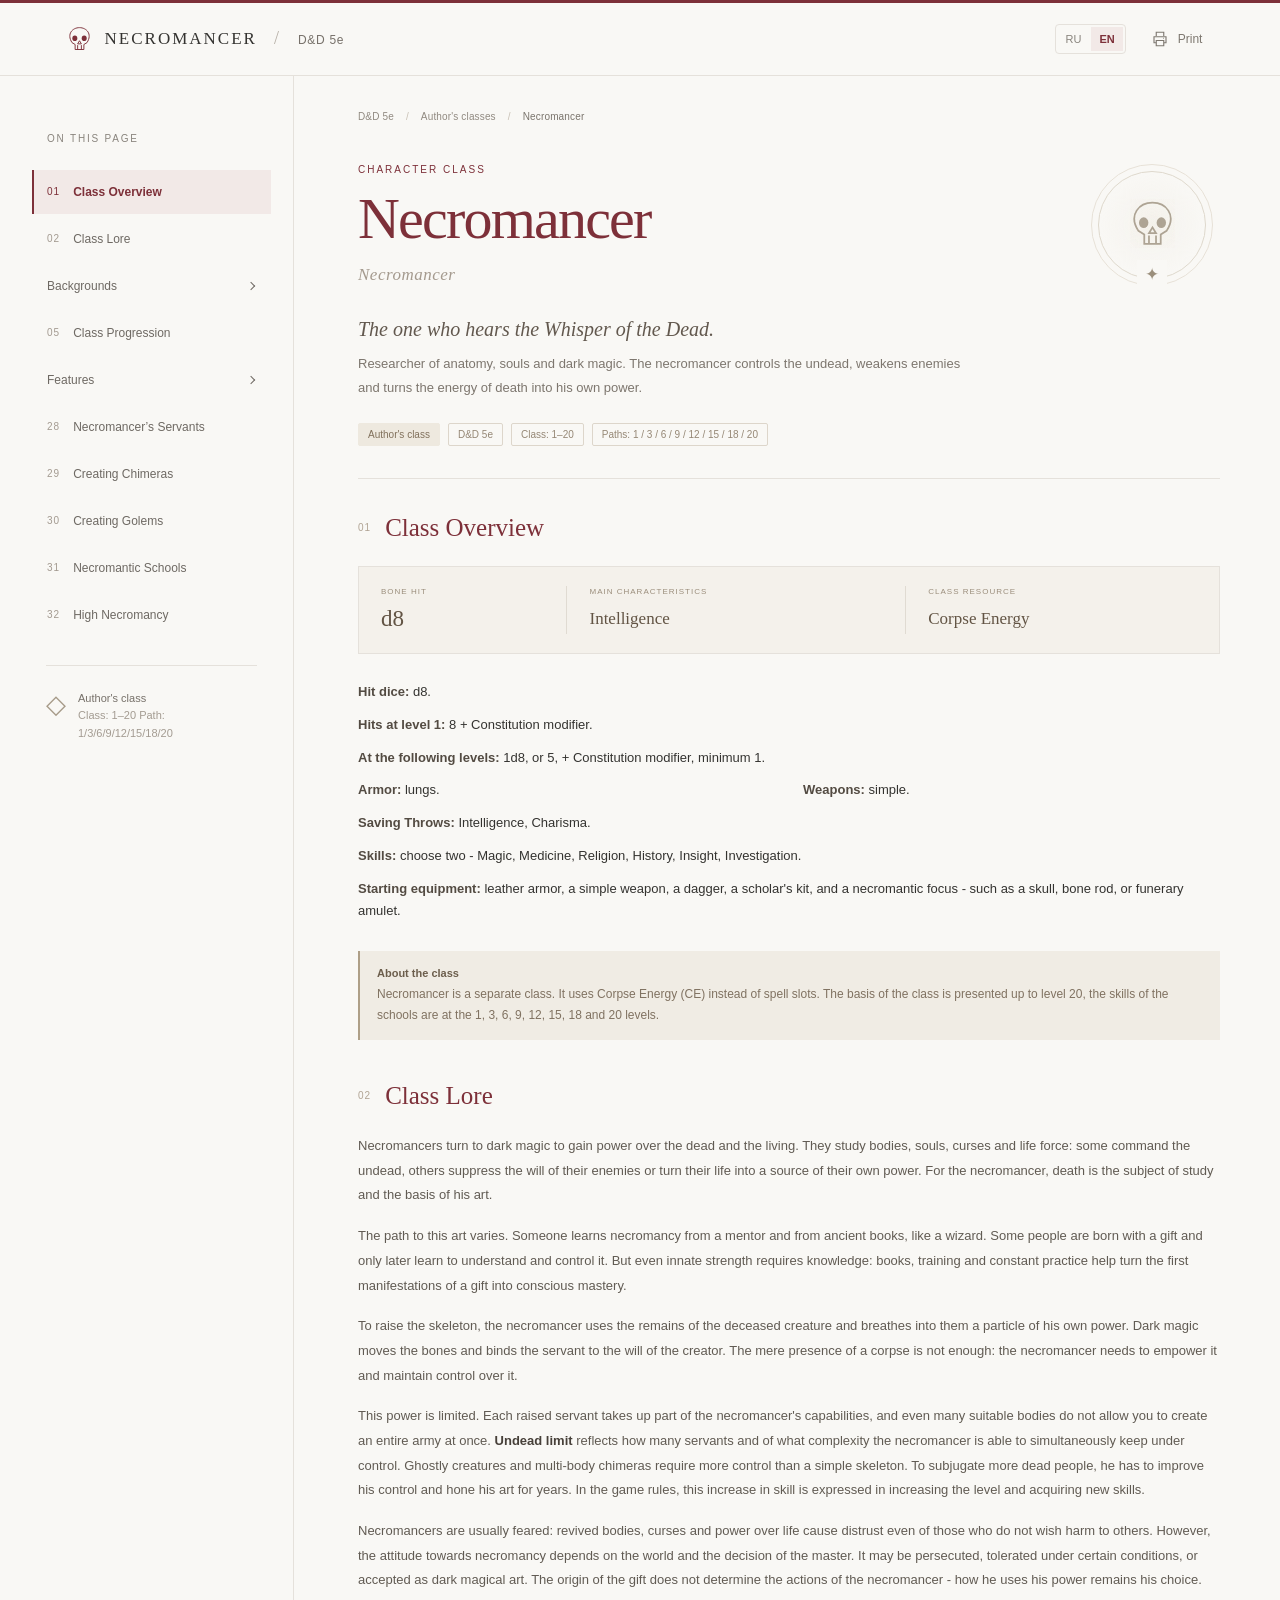
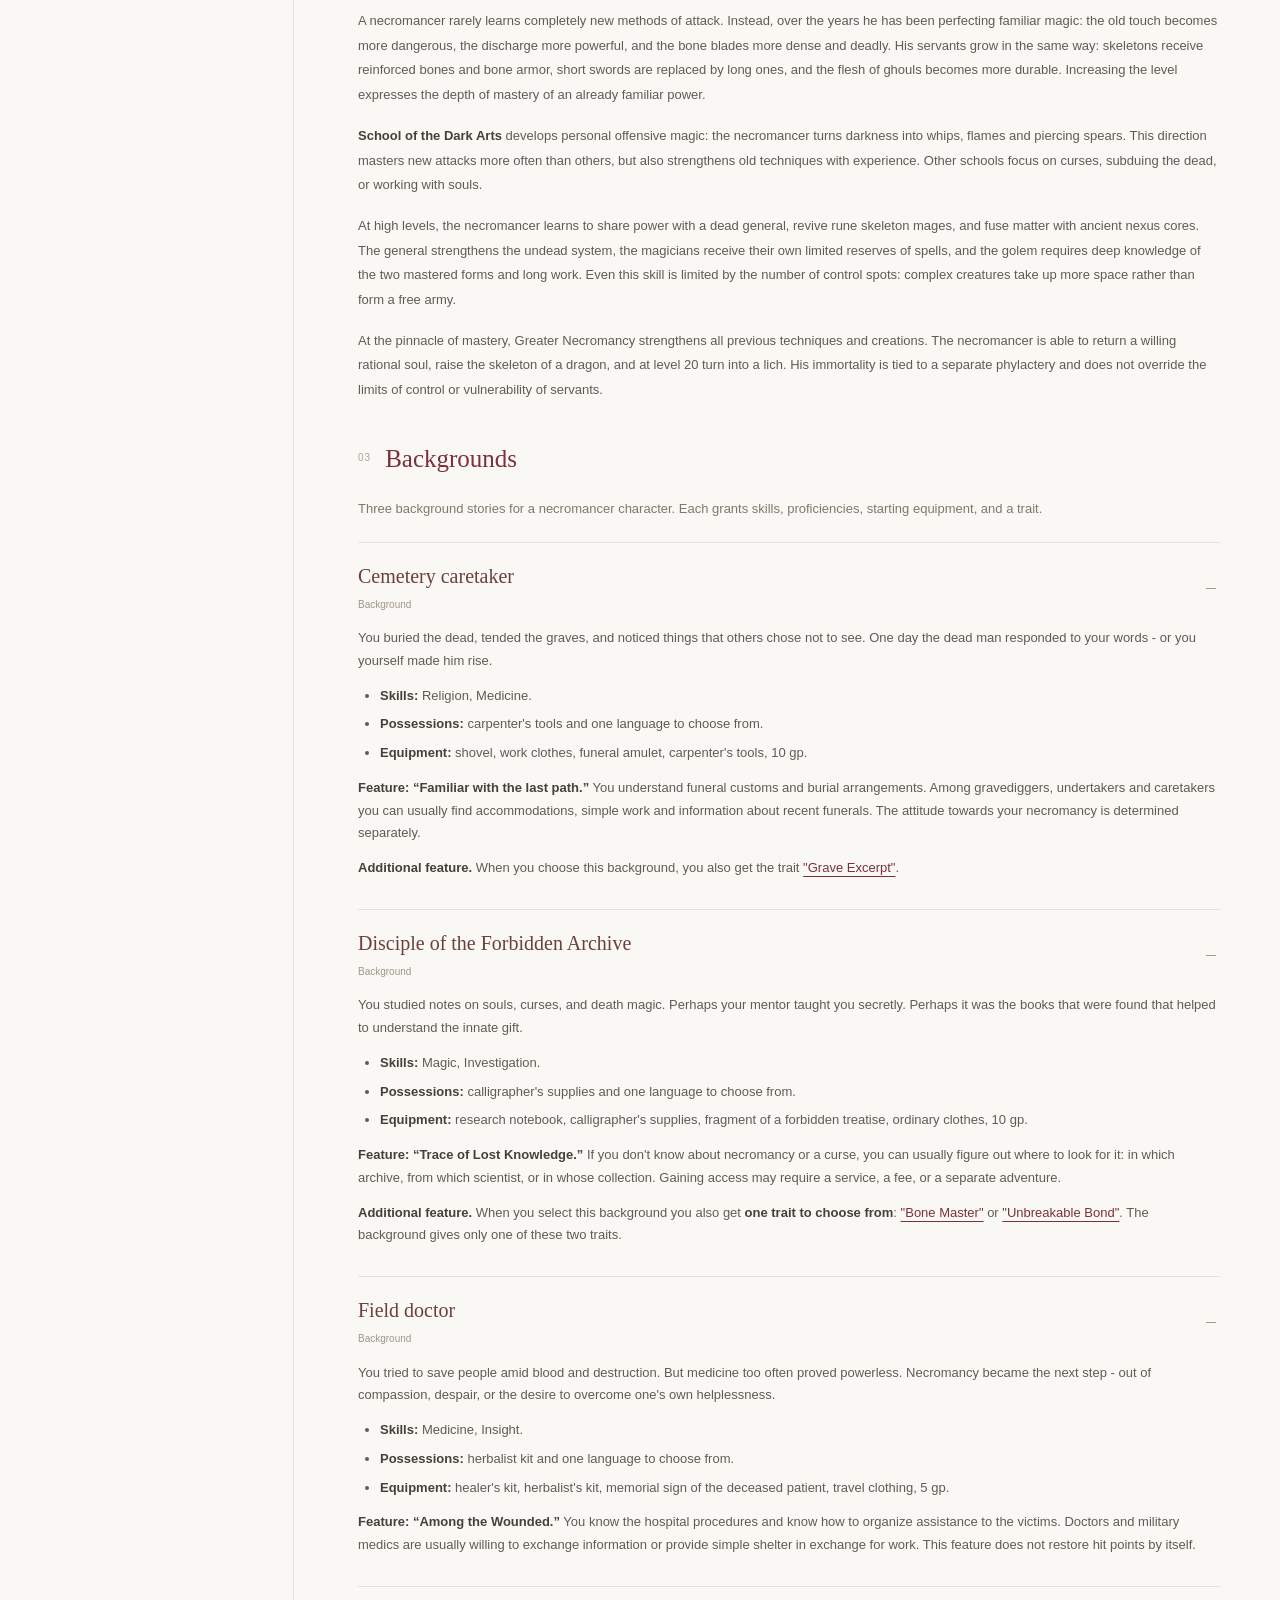
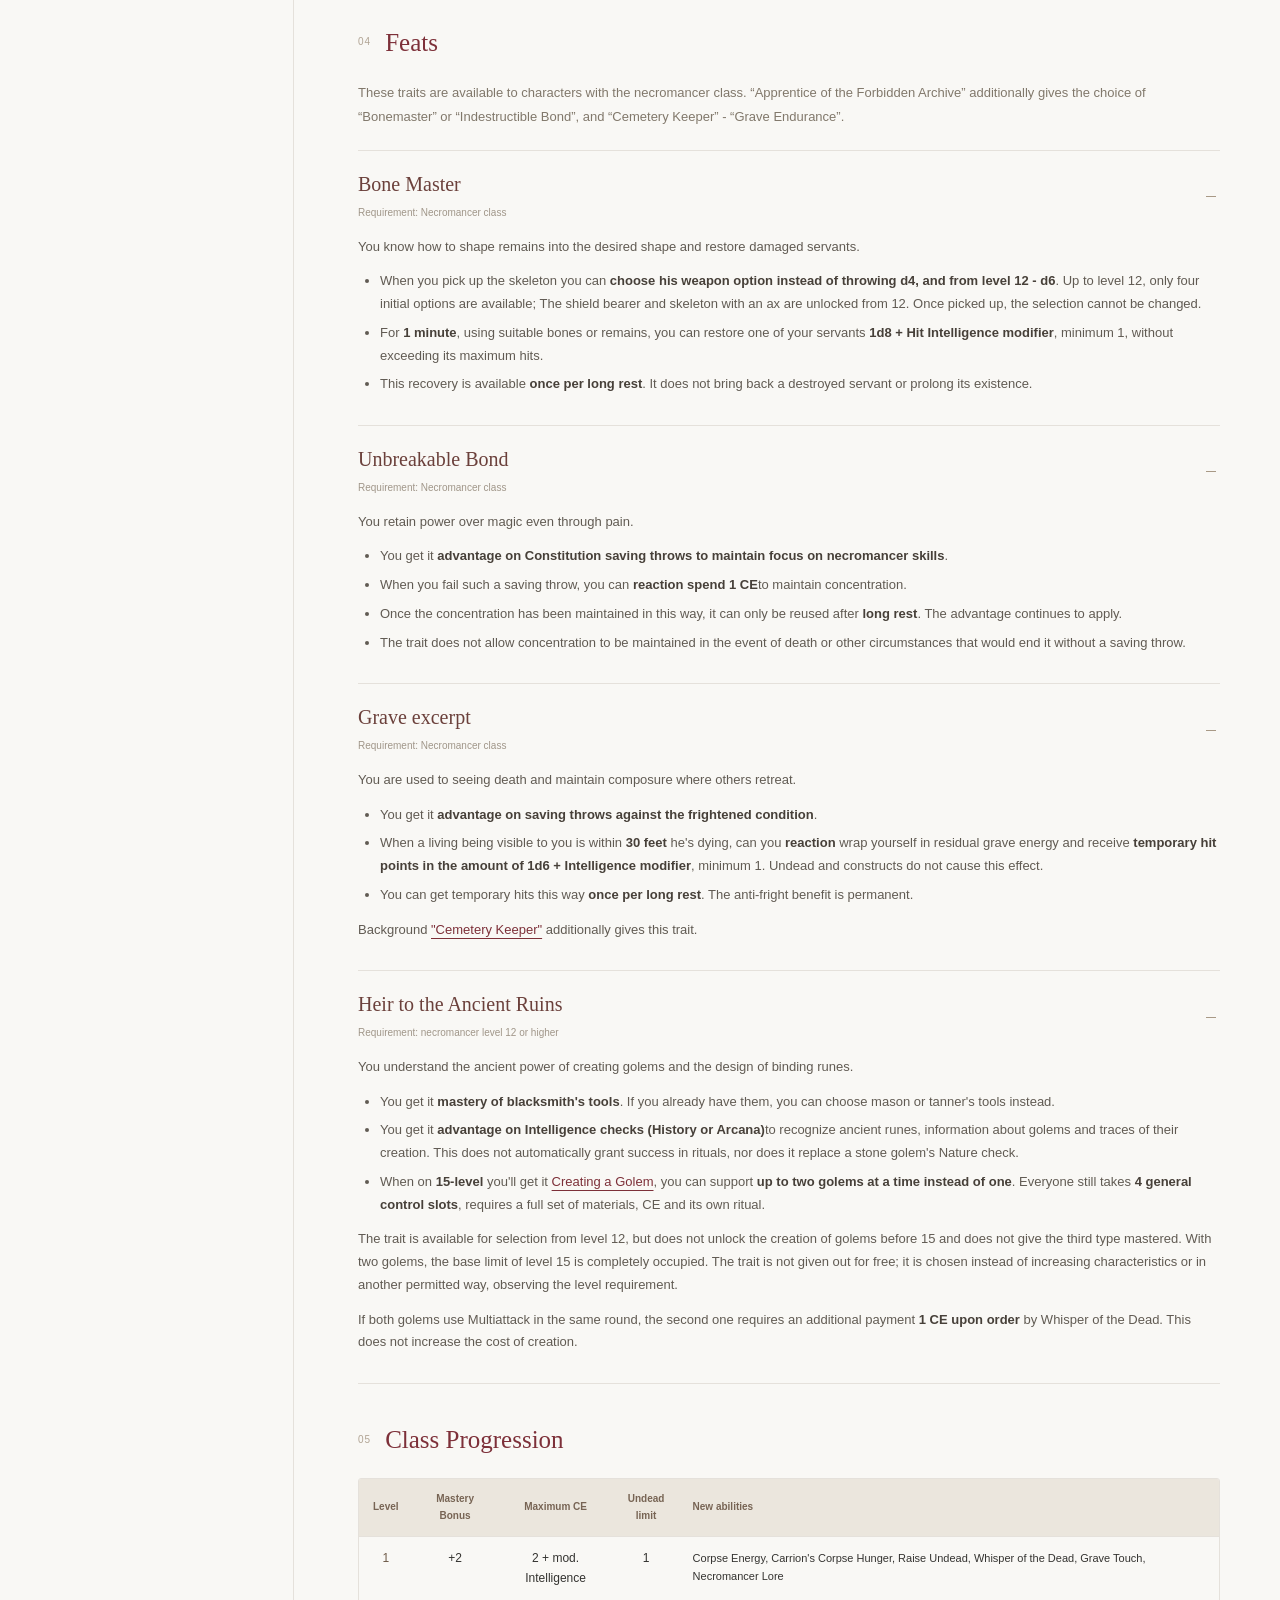
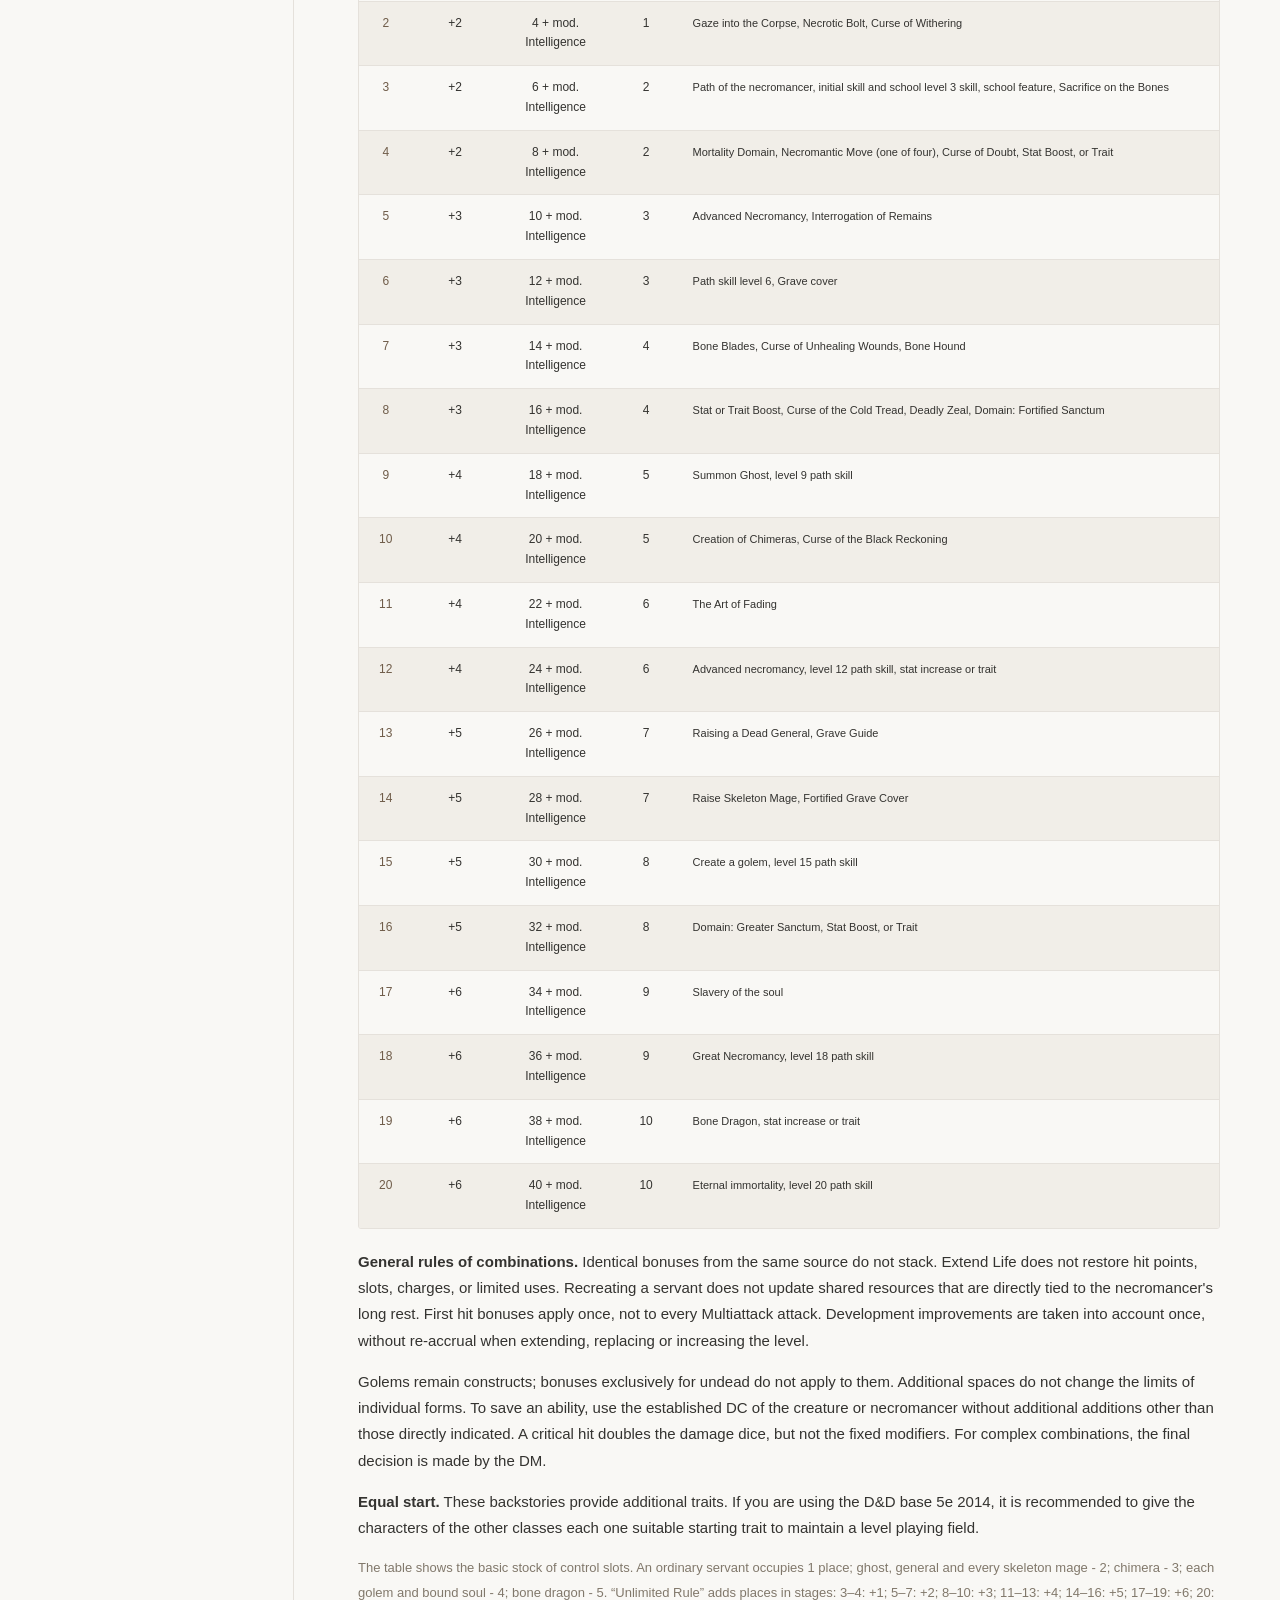
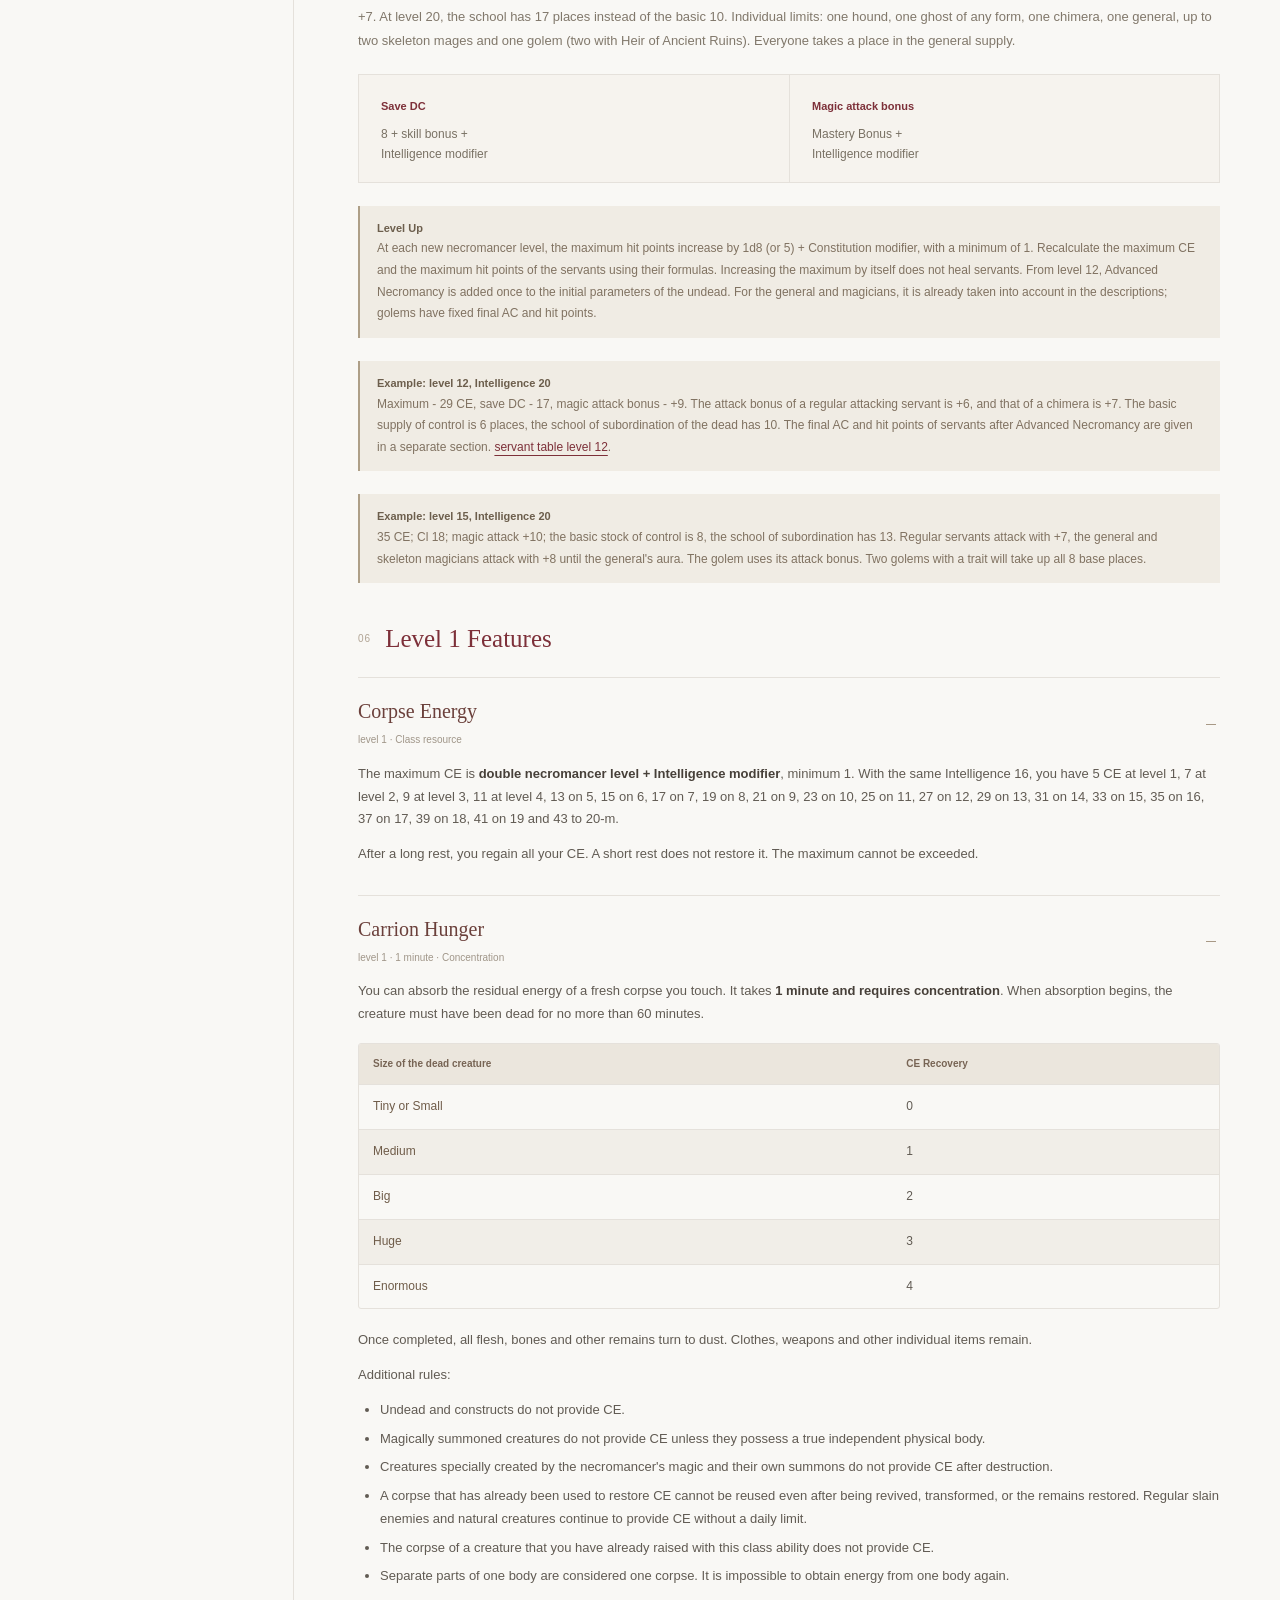
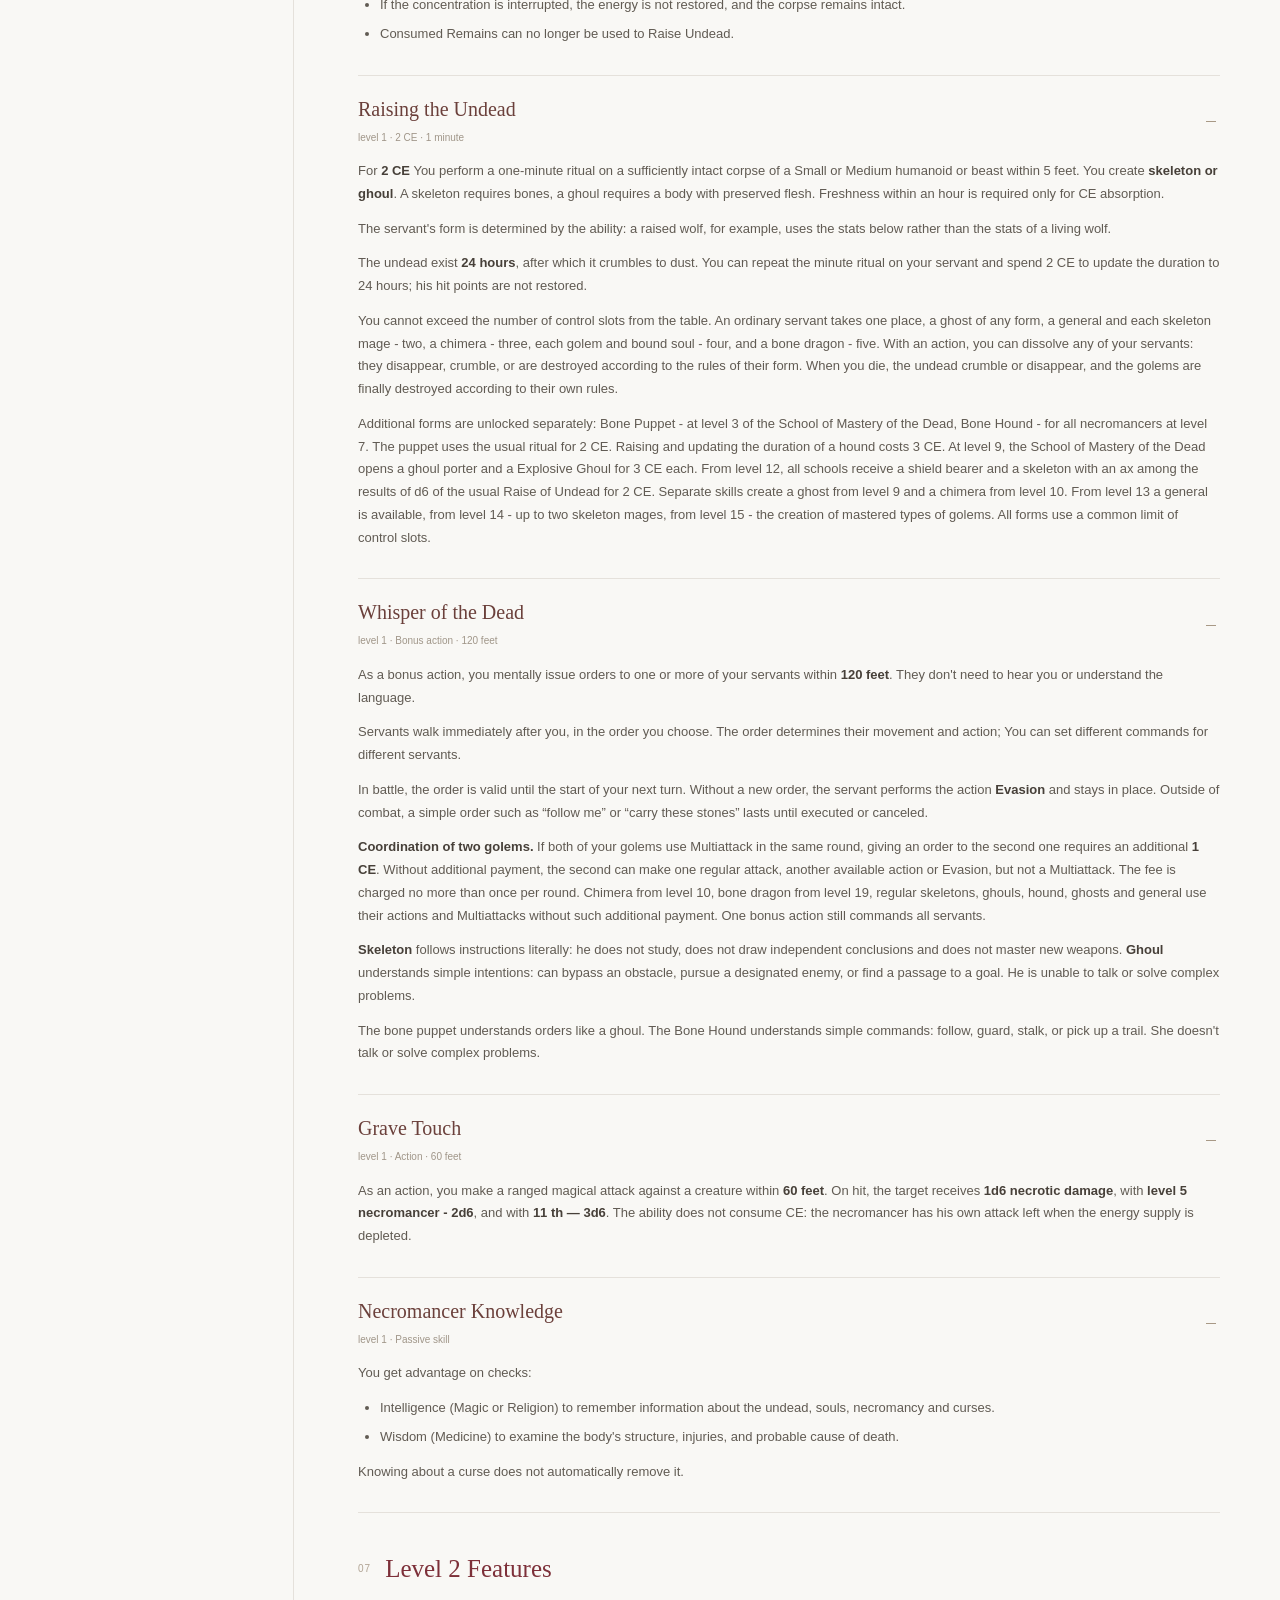
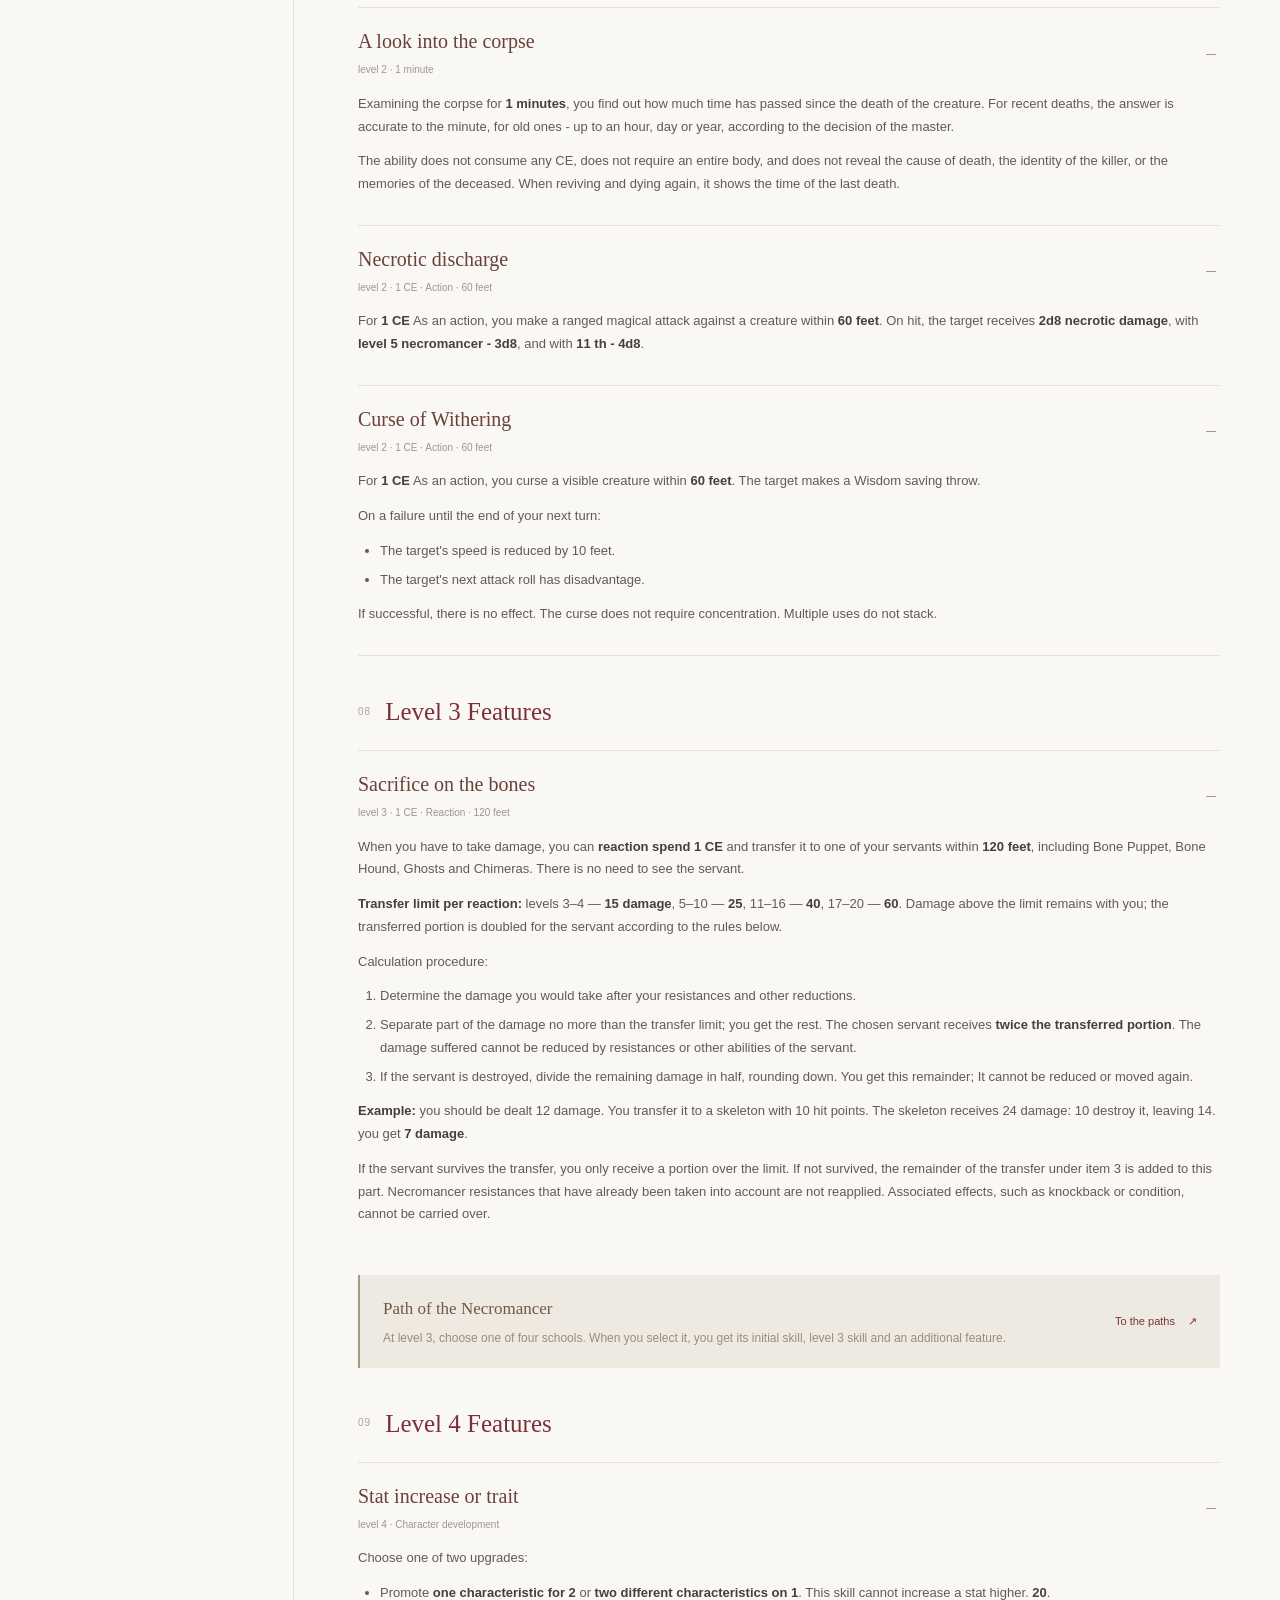
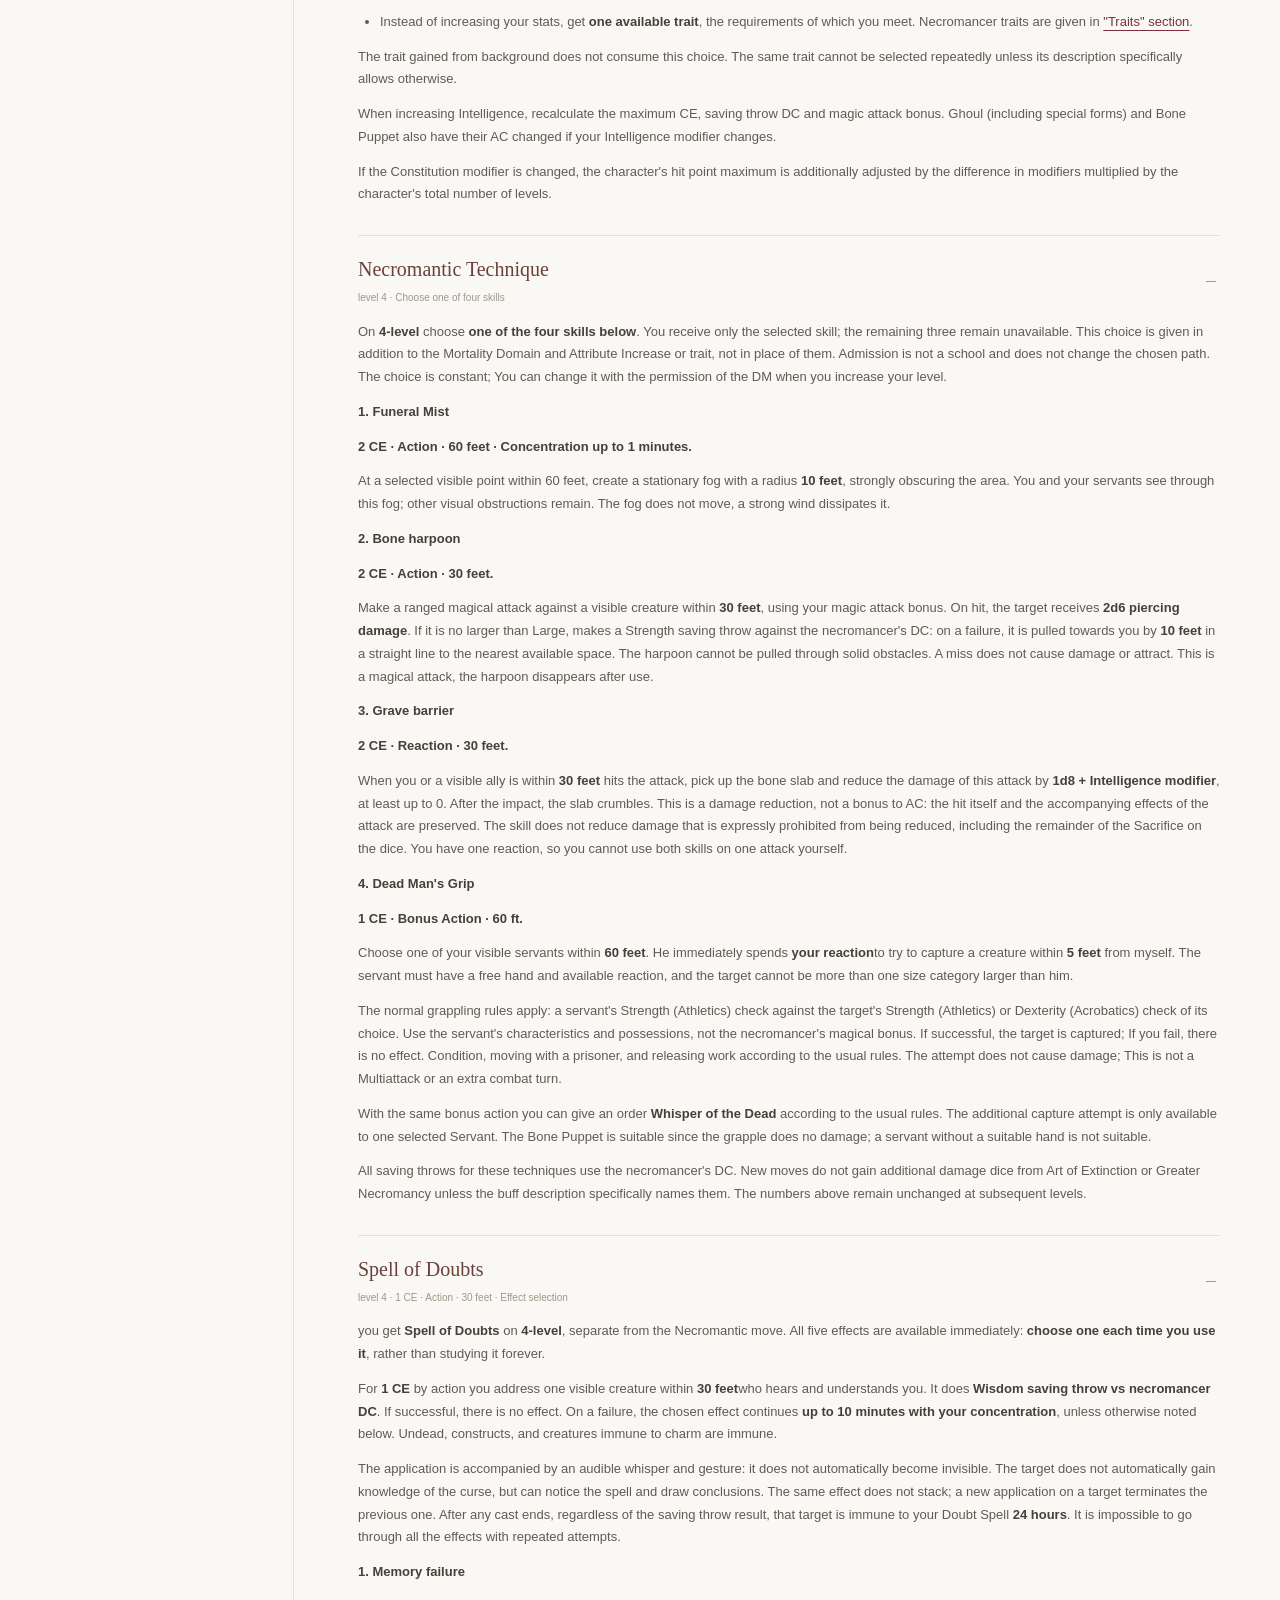
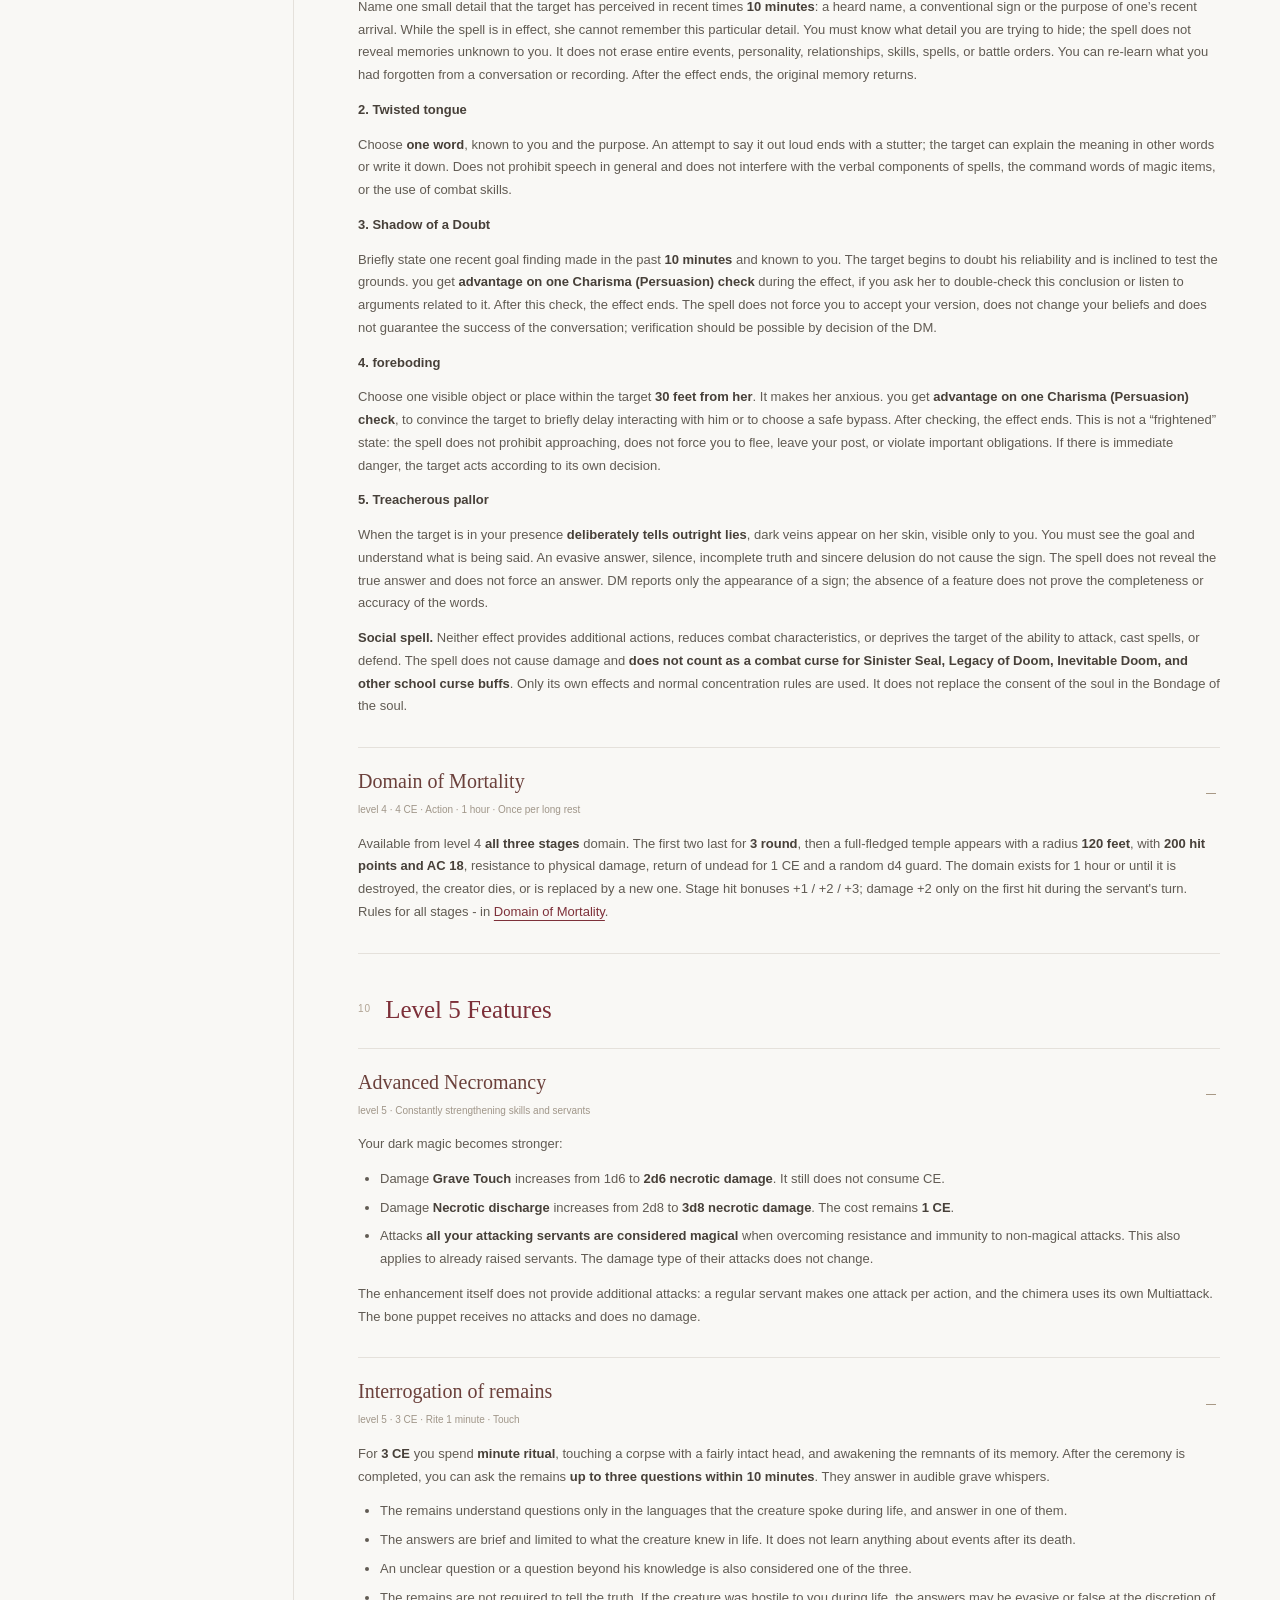
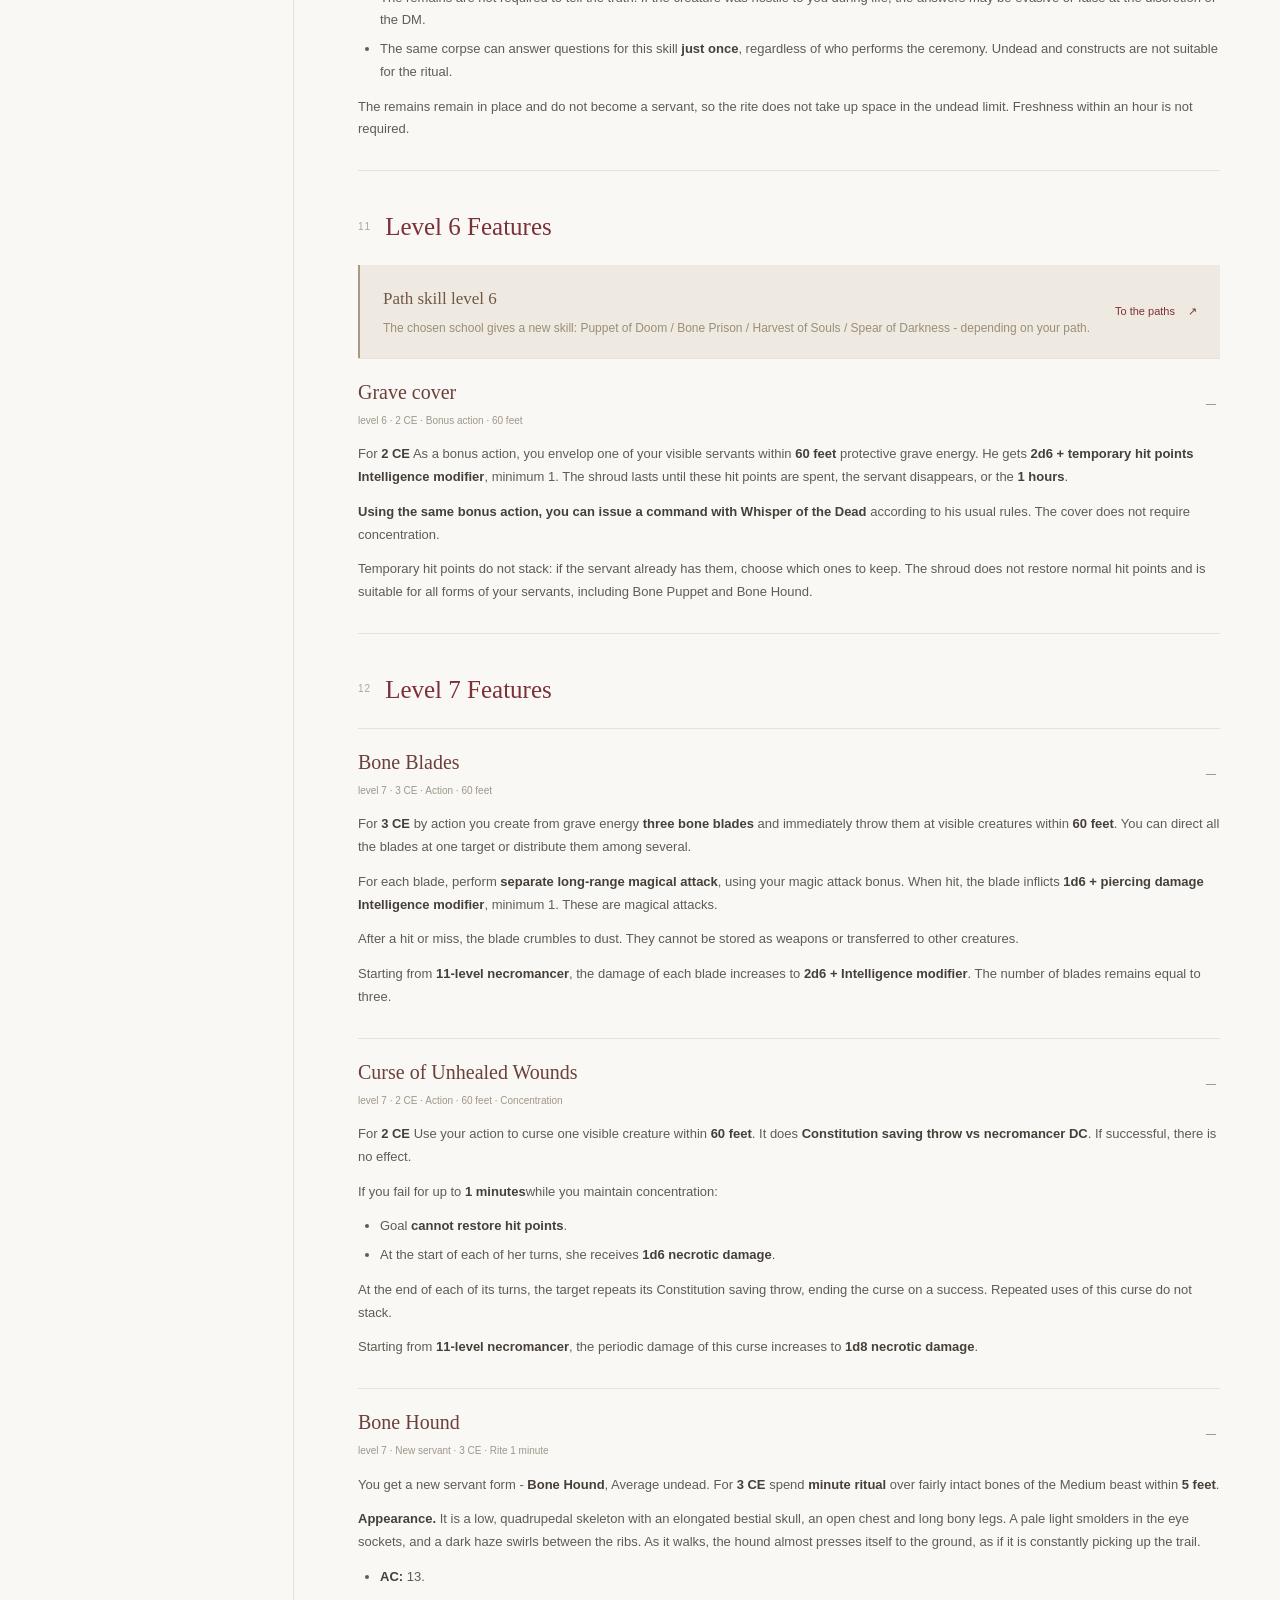
<file: en.html>
<!doctype html><html lang="en"><head><meta charset="UTF-8"><meta name="viewport" content="width=device-width,initial-scale=1"><meta name="theme-color" content="#f8f7f3"><title>Necromancer — D&amp;D 5e Homebrew Class</title><meta name="description" content="Necromancer homebrew class for D&amp;D 5e: levels 1–20, four schools, servants and the Domain of Mortality."><link rel="icon" href="data:image/svg+xml,%3Csvg%20xmlns%3D%22http%3A%2F%2Fwww.w3.org%2F2000%2Fsvg%22%20viewBox%3D%220%200%2040%2044%22%3E%3Crect%20width%3D%2240%22%20height%3D%2244%22%20rx%3D%228%22%20fill%3D%22%23792c35%22%2F%3E%3Ctext%20x%3D%2220%22%20y%3D%2231%22%20text-anchor%3D%22middle%22%20font-family%3D%22Georgia%22%20font-size%3D%2229%22%20fill%3D%22%23fff%22%3E%D0%9D%3C%2Ftext%3E%3C%2Fsvg%3E"><link rel="stylesheet" href="style.css"></head><body><a class="skip" href="#main">Back to contents</a>
<header class="topbar"><a href="#" class="brand"><span class="brand-icon"><svg viewBox="0 0 40 44" fill="none" aria-hidden="true"><path d="M8 27C-1 13 9 3 20 3s21 10 12 24l-5 3v8H13v-8l-5-3Z" stroke="currentColor" stroke-width="1.5"/><path d="M17 31v7m6-7v7M20 24l-3 5h6l-3-5Z" stroke="currentColor" stroke-width="1.5"/><ellipse cx="12.5" cy="20" rx="4" ry="4.5" fill="currentColor"/><ellipse cx="27.5" cy="20" rx="4" ry="4.5" fill="currentColor"/></svg></span><span>NECROMANCER<span class="brand-separator">/</span><span class="edition">D&D 5e</span></span></a><div class="header-actions"><nav id="language-switch" aria-label="Language"><a href="index.html?lang=ru" data-language="ru" lang="ru">RU</a><a href="en.html?lang=en" data-language="en" lang="en">EN</a></nav><button class="print-button" id="print" aria-label="Print this page"><svg viewBox="0 0 24 24" fill="none" stroke="currentColor" stroke-width="1.5" aria-hidden="true"><path d="M7 8V3h10v5M7 17H4V9h16v8h-3M7 14h10v7H7z"/><path d="M16 11h1"/></svg><span>Print</span></button></div></header>
<div class="layout"><aside class="sidebar"><div class="sidebar-inner"><div class="sidebar-label">ON THIS PAGE</div><nav aria-label="Table of contents"><a href="#overview" class="toc-link active"><span class="toc-number">01</span>Class Overview</a><a href="#history" class="toc-link"><span class="toc-number">02</span>Class Lore</a><details class="toc-group" id="nav-backgrounds"><summary><span>Backgrounds</span><span class="toc-chevron" aria-hidden="true"></span></summary><div class="toc-children"><a href="#backgrounds" class="toc-link"><span class="toc-number">03</span>Backgrounds</a><a href="#feats" class="toc-link"><span class="toc-number">04</span>Feats</a></div></details><a href="#progression" class="toc-link"><span class="toc-number">05</span>Class Progression</a><details class="toc-group" id="nav-skills"><summary><span>Features</span><span class="toc-chevron" aria-hidden="true"></span></summary><div class="toc-children"><a href="#level-1" class="toc-link"><span class="toc-number">06</span>Level 1 Features</a><a href="#level-2" class="toc-link"><span class="toc-number">07</span>Level 2 Features</a><a href="#level-3" class="toc-link"><span class="toc-number">08</span>Level 3 Features</a><a href="#level-4" class="toc-link"><span class="toc-number">09</span>Level 4 Features</a><a href="#level-5" class="toc-link"><span class="toc-number">10</span>Level 5 Features</a><a href="#level-6" class="toc-link"><span class="toc-number">11</span>Level 6 Features</a><a href="#level-7" class="toc-link"><span class="toc-number">12</span>Level 7 Features</a><a href="#level-8" class="toc-link"><span class="toc-number">13</span>Level 8 Features</a><a href="#level-9" class="toc-link"><span class="toc-number">14</span>Level 9 Features</a><a href="#level-10" class="toc-link"><span class="toc-number">15</span>Level 10 Features</a><a href="#level-11" class="toc-link"><span class="toc-number">16</span>Level 11 Features</a><a href="#level-12" class="toc-link"><span class="toc-number">17</span>Level 12 Features</a><a href="#level-13" class="toc-link"><span class="toc-number">18</span>Level 13 Features</a><a href="#level-14" class="toc-link"><span class="toc-number">19</span>Level 14 Features</a><a href="#level-15" class="toc-link"><span class="toc-number">20</span>Level 15 Features</a><a href="#level-16" class="toc-link"><span class="toc-number">21</span>Level 16 Features</a><a href="#level-17" class="toc-link"><span class="toc-number">22</span>Level 17 Features</a><a href="#level-18" class="toc-link"><span class="toc-number">23</span>Level 18 Features</a><a href="#level-19" class="toc-link"><span class="toc-number">24</span>Level 19 Features</a><a href="#level-20" class="toc-link"><span class="toc-number">25</span>Level 20 Features</a><a href="#domain" class="toc-link"><span class="toc-number">26</span>Domain of Mortality</a><a href="#optional" class="toc-link"><span class="toc-number">27</span>Optional skills</a></div></details><a href="#servants" class="toc-link"><span class="toc-number">28</span>Necromancer’s Servants</a><a href="#chimeras" class="toc-link"><span class="toc-number">29</span>Creating Chimeras</a><a href="#golems" class="toc-link"><span class="toc-number">30</span>Creating Golems</a><a href="#paths" class="toc-link"><span class="toc-number">31</span>Necromantic Schools</a><a href="#final-rituals" class="toc-link"><span class="toc-number">32</span>High Necromancy</a></nav><div class="side-note"><span class="small-diamond">◇</span><span>Author's class<br><span>Class: 1–20 Path: 1/3/6/9/12/15/18/20</span></span></div></div></aside>
<main id="main"><div class="breadcrumb">D&D 5e <span>/</span> Author's classes <span>/</span> <strong>Necromancer</strong></div>
<div class="hero"><div class="title-row"><div><div class="eyebrow">CHARACTER CLASS</div><h1>Necromancer</h1><div class="english">Necromancer</div></div><div class="hero-emblem"><svg viewBox="0 0 40 44" fill="none" aria-hidden="true"><path d="M8 27C-1 13 9 3 20 3s21 10 12 24l-5 3v8H13v-8l-5-3Z" stroke="currentColor" stroke-width="1.5"/><path d="M17 31v7m6-7v7M20 24l-3 5h6l-3-5Z" stroke="currentColor" stroke-width="1.5"/><ellipse cx="12.5" cy="20" rx="4" ry="4.5" fill="currentColor"/><ellipse cx="27.5" cy="20" rx="4" ry="4.5" fill="currentColor"/></svg><span>✦</span></div></div><p class="lead">The one who hears the Whisper of the Dead.</p><p class="description">Researcher of anatomy, souls and dark magic. The necromancer controls the undead, weakens enemies and turns the energy of death into his own power.</p><div class="badges"><span>Author's class</span><span>D&D 5e</span><span>Class: 1–20</span><span>Paths: 1 / 3 / 6 / 9 / 12 / 15 / 18 / 20</span></div></div>
<section id="overview"><h2><span>01</span>Class Overview</h2><div class="stat-strip"><div><span>BONE HIT</span><strong>d8</strong></div><div><span>MAIN CHARACTERISTICS</span><strong>Intelligence</strong></div><div><span>CLASS RESOURCE</span><strong>Corpse Energy</strong></div></div><div class="overview-text"><ul><li><strong>Hit dice:</strong> d8.</li><li><strong>Hits at level 1:</strong> 8 + Constitution modifier.</li><li><strong>At the following levels:</strong> 1d8, or 5, + Constitution modifier, minimum 1.</li><li><strong>Armor:</strong> lungs.</li><li><strong>Weapons:</strong> simple.</li><li><strong>Saving Throws:</strong> Intelligence, Charisma.</li><li><strong>Skills:</strong> choose two - Magic, Medicine, Religion, History, Insight, Investigation.</li><li><strong>Starting equipment:</strong> leather armor, a simple weapon, a dagger, a scholar's kit, and a necromantic focus - such as a skull, bone rod, or funerary amulet.</li></ul></div><div class="rule-note"><span>About the class</span>Necromancer is a separate class. It uses Corpse Energy (CE) instead of spell slots. The basis of the class is presented up to level 20, the skills of the schools are at the 1, 3, 6, 9, 12, 15, 18 and 20 levels.</div></section>
<section id="history"><h2><span>02</span>Class Lore</h2><div class="history-text"><p>Necromancers turn to dark magic to gain power over the dead and the living. They study bodies, souls, curses and life force: some command the undead, others suppress the will of their enemies or turn their life into a source of their own power. For the necromancer, death is the subject of study and the basis of his art.</p><p>The path to this art varies. Someone learns necromancy from a mentor and from ancient books, like a wizard. Some people are born with a gift and only later learn to understand and control it. But even innate strength requires knowledge: books, training and constant practice help turn the first manifestations of a gift into conscious mastery.</p><p>To raise the skeleton, the necromancer uses the remains of the deceased creature and breathes into them a particle of his own power. Dark magic moves the bones and binds the servant to the will of the creator. The mere presence of a corpse is not enough: the necromancer needs to empower it and maintain control over it.</p><p>This power is limited. Each raised servant takes up part of the necromancer's capabilities, and even many suitable bodies do not allow you to create an entire army at once. <strong>Undead limit</strong> reflects how many servants and of what complexity the necromancer is able to simultaneously keep under control. Ghostly creatures and multi-body chimeras require more control than a simple skeleton. To subjugate more dead people, he has to improve his control and hone his art for years. In the game rules, this increase in skill is expressed in increasing the level and acquiring new skills.</p><p>Necromancers are usually feared: revived bodies, curses and power over life cause distrust even of those who do not wish harm to others. However, the attitude towards necromancy depends on the world and the decision of the master. It may be persecuted, tolerated under certain conditions, or accepted as dark magical art. The origin of the gift does not determine the actions of the necromancer - how he uses his power remains his choice.</p><p>A necromancer rarely learns completely new methods of attack. Instead, over the years he has been perfecting familiar magic: the old touch becomes more dangerous, the discharge more powerful, and the bone blades more dense and deadly. His servants grow in the same way: skeletons receive reinforced bones and bone armor, short swords are replaced by long ones, and the flesh of ghouls becomes more durable. Increasing the level expresses the depth of mastery of an already familiar power.</p><p><strong>School of the Dark Arts</strong> develops personal offensive magic: the necromancer turns darkness into whips, flames and piercing spears. This direction masters new attacks more often than others, but also strengthens old techniques with experience. Other schools focus on curses, subduing the dead, or working with souls.</p><p>At high levels, the necromancer learns to share power with a dead general, revive rune skeleton mages, and fuse matter with ancient nexus cores. The general strengthens the undead system, the magicians receive their own limited reserves of spells, and the golem requires deep knowledge of the two mastered forms and long work. Even this skill is limited by the number of control spots: complex creatures take up more space rather than form a free army.</p><p>At the pinnacle of mastery, Greater Necromancy strengthens all previous techniques and creations. The necromancer is able to return a willing rational soul, raise the skeleton of a dragon, and at level 20 turn into a lich. His immortality is tied to a separate phylactery and does not override the limits of control or vulnerability of servants.</p></div></section>
<section id="backgrounds"><h2><span>03</span>Backgrounds</h2><p class="section-intro">Three background stories for a necromancer character. Each grants skills, proficiencies, starting equipment, and a trait.</p><details class="feature" id="graveyard-keeper" open><summary><span><span class="feature-title">Cemetery caretaker</span><span class="feature-meta">Background</span></span><span class="expand" aria-hidden="true"></span></summary><div class="feature-body"><p>You buried the dead, tended the graves, and noticed things that others chose not to see. One day the dead man responded to your words - or you yourself made him rise.</p><ul><li><strong>Skills:</strong> Religion, Medicine.</li><li><strong>Possessions:</strong> carpenter's tools and one language to choose from.</li><li><strong>Equipment:</strong> shovel, work clothes, funeral amulet, carpenter's tools, 10 gp.</li></ul><p><strong>Feature: “Familiar with the last path.”</strong> You understand funeral customs and burial arrangements. Among gravediggers, undertakers and caretakers you can usually find accommodations, simple work and information about recent funerals. The attitude towards your necromancy is determined separately.</p><p><strong>Additional feature.</strong> When you choose this background, you also get the trait <a href="#grave-composure">"Grave Excerpt"</a>.</p></div></details><details class="feature" id="forbidden-archive-apprentice" open><summary><span><span class="feature-title">Disciple of the Forbidden Archive</span><span class="feature-meta">Background</span></span><span class="expand" aria-hidden="true"></span></summary><div class="feature-body"><p>You studied notes on souls, curses, and death magic. Perhaps your mentor taught you secretly. Perhaps it was the books that were found that helped to understand the innate gift.</p><ul><li><strong>Skills:</strong> Magic, Investigation.</li><li><strong>Possessions:</strong> calligrapher's supplies and one language to choose from.</li><li><strong>Equipment:</strong> research notebook, calligrapher's supplies, fragment of a forbidden treatise, ordinary clothes, 10 gp.</li></ul><p><strong>Feature: “Trace of Lost Knowledge.”</strong> If you don't know about necromancy or a curse, you can usually figure out where to look for it: in which archive, from which scientist, or in whose collection. Gaining access may require a service, a fee, or a separate adventure.</p><p><strong>Additional feature.</strong> When you select this background you also get <strong>one trait to choose from</strong>: <a href="#bone-master">"Bone Master"</a> or <a href="#unbreakable-bond">"Unbreakable Bond"</a>. The background gives only one of these two traits.</p></div></details><details class="feature" id="field-medic" open><summary><span><span class="feature-title">Field doctor</span><span class="feature-meta">Background</span></span><span class="expand" aria-hidden="true"></span></summary><div class="feature-body"><p>You tried to save people amid blood and destruction. But medicine too often proved powerless. Necromancy became the next step - out of compassion, despair, or the desire to overcome one's own helplessness.</p><ul><li><strong>Skills:</strong> Medicine, Insight.</li><li><strong>Possessions:</strong> herbalist kit and one language to choose from.</li><li><strong>Equipment:</strong> healer's kit, herbalist's kit, memorial sign of the deceased patient, travel clothing, 5 gp.</li></ul><p><strong>Feature: “Among the Wounded.”</strong> You know the hospital procedures and know how to organize assistance to the victims. Doctors and military medics are usually willing to exchange information or provide simple shelter in exchange for work. This feature does not restore hit points by itself.</p></div></details></section>
<section id="feats"><h2><span>04</span>Feats</h2><p class="section-intro">These traits are available to characters with the necromancer class. “Apprentice of the Forbidden Archive” additionally gives the choice of “Bonemaster” or “Indestructible Bond”, and “Cemetery Keeper” - “Grave Endurance”.</p><details class="feature" id="bone-master" open><summary><span><span class="feature-title">Bone Master</span><span class="feature-meta">Requirement: Necromancer class</span></span><span class="expand" aria-hidden="true"></span></summary><div class="feature-body"><p>You know how to shape remains into the desired shape and restore damaged servants.</p><ul><li>When you pick up the skeleton you can <strong>choose his weapon option instead of throwing d4, and from level 12 - d6</strong>. Up to level 12, only four initial options are available; The shield bearer and skeleton with an ax are unlocked from 12. Once picked up, the selection cannot be changed.</li><li>For <strong>1 minute</strong>, using suitable bones or remains, you can restore one of your servants <strong>1d8 + Hit Intelligence modifier</strong>, minimum 1, without exceeding its maximum hits.</li><li>This recovery is available <strong>once per long rest</strong>. It does not bring back a destroyed servant or prolong its existence.</li></ul></div></details><details class="feature" id="unbreakable-bond" open><summary><span><span class="feature-title">Unbreakable Bond</span><span class="feature-meta">Requirement: Necromancer class</span></span><span class="expand" aria-hidden="true"></span></summary><div class="feature-body"><p>You retain power over magic even through pain.</p><ul><li>You get it <strong>advantage on Constitution saving throws to maintain focus on necromancer skills</strong>.</li><li>When you fail such a saving throw, you can <strong>reaction spend 1 CE</strong>to maintain concentration.</li><li>Once the concentration has been maintained in this way, it can only be reused after <strong>long rest</strong>. The advantage continues to apply.</li><li>The trait does not allow concentration to be maintained in the event of death or other circumstances that would end it without a saving throw.</li></ul></div></details><details class="feature" id="grave-composure" open><summary><span><span class="feature-title">Grave excerpt</span><span class="feature-meta">Requirement: Necromancer class</span></span><span class="expand" aria-hidden="true"></span></summary><div class="feature-body"><p>You are used to seeing death and maintain composure where others retreat.</p><ul><li>You get it <strong>advantage on saving throws against the frightened condition</strong>.</li><li>When a living being visible to you is within <strong>30 feet</strong> he's dying, can you <strong>reaction</strong> wrap yourself in residual grave energy and receive <strong>temporary hit points in the amount of 1d6 + Intelligence modifier</strong>, minimum 1. Undead and constructs do not cause this effect.</li><li>You can get temporary hits this way <strong>once per long rest</strong>. The anti-fright benefit is permanent.</li></ul><p>Background <a href="#graveyard-keeper">"Cemetery Keeper"</a> additionally gives this trait.</p></div></details><details class="feature" id="heir-of-ancient-ruins" open><summary><span><span class="feature-title">Heir to the Ancient Ruins</span><span class="feature-meta">Requirement: necromancer level 12 or higher</span></span><span class="expand" aria-hidden="true"></span></summary><div class="feature-body"><p>You understand the ancient power of creating golems and the design of binding runes.</p><ul><li>You get it <strong>mastery of blacksmith's tools</strong>. If you already have them, you can choose mason or tanner's tools instead.</li><li>You get it <strong>advantage on Intelligence checks (History or Arcana)</strong>to recognize ancient runes, information about golems and traces of their creation. This does not automatically grant success in rituals, nor does it replace a stone golem's Nature check.</li><li>When on <strong>15-level</strong> you'll get it <a href="#create-golem">Creating a Golem</a>, you can support <strong>up to two golems at a time instead of one</strong>. Everyone still takes <strong>4 general control slots</strong>, requires a full set of materials, CE and its own ritual.</li></ul><p>The trait is available for selection from level 12, but does not unlock the creation of golems before 15 and does not give the third type mastered. With two golems, the base limit of level 15 is completely occupied. The trait is not given out for free; it is chosen instead of increasing characteristics or in another permitted way, observing the level requirement.</p><p>If both golems use Multiattack in the same round, the second one requires an additional payment <strong>1 CE upon order</strong> by Whisper of the Dead. This does not increase the cost of creation.</p></div></details></section>
<section id="progression"><h2><span>05</span>Class Progression</h2><div class="table-scroll" tabindex="0"><table><thead><tr><th>Level</th><th>Mastery Bonus</th><th>Maximum CE</th><th>Undead limit</th><th>New abilities</th></tr></thead><tbody><tr><td>1</td><td>+2</td><td>2 + mod. Intelligence</td><td>1</td><td>Corpse Energy, Carrion's Corpse Hunger, Raise Undead, Whisper of the Dead, Grave Touch, Necromancer Lore</td></tr><tr><td>2</td><td>+2</td><td>4 + mod. Intelligence</td><td>1</td><td>Gaze into the Corpse, Necrotic Bolt, Curse of Withering</td></tr><tr><td>3</td><td>+2</td><td>6 + mod. Intelligence</td><td>2</td><td>Path of the necromancer, initial skill and school level 3 skill, school feature, Sacrifice on the Bones</td></tr><tr><td>4</td><td>+2</td><td>8 + mod. Intelligence</td><td>2</td><td>Mortality Domain, Necromantic Move (one of four), Curse of Doubt, Stat Boost, or Trait</td></tr><tr><td>5</td><td>+3</td><td>10 + mod. Intelligence</td><td>3</td><td>Advanced Necromancy, Interrogation of Remains</td></tr><tr><td>6</td><td>+3</td><td>12 + mod. Intelligence</td><td>3</td><td>Path skill level 6, Grave cover</td></tr><tr><td>7</td><td>+3</td><td>14 + mod. Intelligence</td><td>4</td><td>Bone Blades, Curse of Unhealing Wounds, Bone Hound</td></tr><tr><td>8</td><td>+3</td><td>16 + mod. Intelligence</td><td>4</td><td>Stat or Trait Boost, Curse of the Cold Tread, Deadly Zeal, Domain: Fortified Sanctum</td></tr><tr><td>9</td><td>+4</td><td>18 + mod. Intelligence</td><td>5</td><td>Summon Ghost, level 9 path skill</td></tr><tr><td>10</td><td>+4</td><td>20 + mod. Intelligence</td><td>5</td><td>Creation of Chimeras, Curse of the Black Reckoning</td></tr><tr><td>11</td><td>+4</td><td>22 + mod. Intelligence</td><td>6</td><td>The Art of Fading</td></tr><tr><td>12</td><td>+4</td><td>24 + mod. Intelligence</td><td>6</td><td>Advanced necromancy, level 12 path skill, stat increase or trait</td></tr><tr><td>13</td><td>+5</td><td>26 + mod. Intelligence</td><td>7</td><td>Raising a Dead General, Grave Guide</td></tr><tr><td>14</td><td>+5</td><td>28 + mod. Intelligence</td><td>7</td><td>Raise Skeleton Mage, Fortified Grave Cover</td></tr><tr><td>15</td><td>+5</td><td>30 + mod. Intelligence</td><td>8</td><td>Create a golem, level 15 path skill</td></tr><tr><td>16</td><td>+5</td><td>32 + mod. Intelligence</td><td>8</td><td>Domain: Greater Sanctum, Stat Boost, or Trait</td></tr><tr><td>17</td><td>+6</td><td>34 + mod. Intelligence</td><td>9</td><td>Slavery of the soul</td></tr><tr><td>18</td><td>+6</td><td>36 + mod. Intelligence</td><td>9</td><td>Great Necromancy, level 18 path skill</td></tr><tr><td>19</td><td>+6</td><td>38 + mod. Intelligence</td><td>10</td><td>Bone Dragon, stat increase or trait</td></tr><tr><td>20</td><td>+6</td><td>40 + mod. Intelligence</td><td>10</td><td>Eternal immortality, level 20 path skill</td></tr></tbody></table></div><p><strong>General rules of combinations.</strong> Identical bonuses from the same source do not stack. Extend Life does not restore hit points, slots, charges, or limited uses. Recreating a servant does not update shared resources that are directly tied to the necromancer's long rest. First hit bonuses apply once, not to every Multiattack attack. Development improvements are taken into account once, without re-accrual when extending, replacing or increasing the level.</p><p>Golems remain constructs; bonuses exclusively for undead do not apply to them. Additional spaces do not change the limits of individual forms. To save an ability, use the established DC of the creature or necromancer without additional additions other than those directly indicated. A critical hit doubles the damage dice, but not the fixed modifiers. For complex combinations, the final decision is made by the DM.</p><p><strong>Equal start.</strong> These backstories provide additional traits. If you are using the D&amp;D base 5e 2014, it is recommended to give the characters of the other classes each one suitable starting trait to maintain a level playing field.</p><p class="section-intro">The table shows the basic stock of control slots. An ordinary servant occupies 1 place; ghost, general and every skeleton mage - 2; chimera - 3; each golem and bound soul - 4; bone dragon - 5. “Unlimited Rule” adds places in stages: 3–4: +1; 5–7: +2; 8–10: +3; 11–13: +4; 14–16: +5; 17–19: +6; 20: +7. At level 20, the school has 17 places instead of the basic 10. Individual limits: one hound, one ghost of any form, one chimera, one general, up to two skeleton mages and one golem (two with Heir of Ancient Ruins). Everyone takes a place in the general supply.</p><div class="formula-grid"><div><span>Save DC</span><p>8 + skill bonus +<br>Intelligence modifier</p></div><div><span>Magic attack bonus</span><p>Mastery Bonus +<br>Intelligence modifier</p></div></div><div class="rule-note"><span>Level Up</span>At each new necromancer level, the maximum hit points increase by 1d8 (or 5) + Constitution modifier, with a minimum of 1. Recalculate the maximum CE and the maximum hit points of the servants using their formulas. Increasing the maximum by itself does not heal servants. From level 12, Advanced Necromancy is added once to the initial parameters of the undead. For the general and magicians, it is already taken into account in the descriptions; golems have fixed final AC and hit points.</div><div class="rule-note"><span>Example: level 12, Intelligence 20</span>Maximum - 29 CE, save DC - 17, magic attack bonus - +9. The attack bonus of a regular attacking servant is +6, and that of a chimera is +7. The basic supply of control is 6 places, the school of subordination of the dead has 10. The final AC and hit points of servants after Advanced Necromancy are given in a separate section. <a href="#advanced-servant-stats">servant table level 12</a>.</div><div class="rule-note"><span>Example: level 15, Intelligence 20</span>35 CE; Cl 18; magic attack +10; the basic stock of control is 8, the school of subordination has 13. Regular servants attack with +7, the general and skeleton magicians attack with +8 until the general's aura. The golem uses its attack bonus. Two golems with a trait will take up all 8 base places.</div></section>
<section id="level-1"><h2><span>06</span>Level 1 Features</h2><details class="feature" id="energy" open><summary><span><span class="feature-title">Corpse Energy</span><span class="feature-meta">level 1 · Class resource</span></span><span class="expand" aria-hidden="true"></span></summary><div class="feature-body"><p>The maximum CE is <strong>double necromancer level + Intelligence modifier</strong>, minimum 1. With the same Intelligence 16, you have 5 CE at level 1, 7 at level 2, 9 at level 3, 11 at level 4, 13 on 5, 15 on 6, 17 on 7, 19 on 8, 21 on 9, 23 on 10, 25 on 11, 27 on 12, 29 on 13, 31 on 14, 33 on 15, 35 on 16, 37 on 17, 39 on 18, 41 on 19 and 43 to 20-m.</p><p>After a long rest, you regain all your CE. A short rest does not restore it. The maximum cannot be exceeded.</p></div></details><details class="feature" id="hunger" open><summary><span><span class="feature-title">Carrion Hunger</span><span class="feature-meta">level 1 · 1 minute · Concentration</span></span><span class="expand" aria-hidden="true"></span></summary><div class="feature-body"><p>You can absorb the residual energy of a fresh corpse you touch. It takes <strong>1 minute and requires concentration</strong>. When absorption begins, the creature must have been dead for no more than 60 minutes.</p><div class="table-scroll" tabindex="0"><table><thead><tr><th>Size of the dead creature</th><th>CE Recovery</th></tr></thead><tbody><tr><td>Tiny or Small</td><td>0</td></tr><tr><td>Medium</td><td>1</td></tr><tr><td>Big</td><td>2</td></tr><tr><td>Huge</td><td>3</td></tr><tr><td>Enormous</td><td>4</td></tr></tbody></table></div><p>Once completed, all flesh, bones and other remains turn to dust. Clothes, weapons and other individual items remain.</p><p>Additional rules:</p><ul><li>Undead and constructs do not provide CE.</li><li>Magically summoned creatures do not provide CE unless they possess a true independent physical body.</li><li>Creatures specially created by the necromancer's magic and their own summons do not provide CE after destruction.</li><li>A corpse that has already been used to restore CE cannot be reused even after being revived, transformed, or the remains restored. Regular slain enemies and natural creatures continue to provide CE without a daily limit.</li><li>The corpse of a creature that you have already raised with this class ability does not provide CE.</li><li>Separate parts of one body are considered one corpse. It is impossible to obtain energy from one body again.</li><li>If the concentration is interrupted, the energy is not restored, and the corpse remains intact.</li><li>Consumed Remains can no longer be used to Raise Undead.</li></ul></div></details><details class="feature" id="raising" open><summary><span><span class="feature-title">Raising the Undead</span><span class="feature-meta">level 1 · 2 CE · 1 minute</span></span><span class="expand" aria-hidden="true"></span></summary><div class="feature-body"><p>For <strong>2 CE</strong> You perform a one-minute ritual on a sufficiently intact corpse of a Small or Medium humanoid or beast within 5 feet. You create <strong>skeleton or ghoul</strong>. A skeleton requires bones, a ghoul requires a body with preserved flesh. Freshness within an hour is required only for CE absorption.</p><p>The servant's form is determined by the ability: a raised wolf, for example, uses the stats below rather than the stats of a living wolf.</p><p>The undead exist <strong>24 hours</strong>, after which it crumbles to dust. You can repeat the minute ritual on your servant and spend 2 CE to update the duration to 24 hours; his hit points are not restored.</p><p>You cannot exceed the number of control slots from the table. An ordinary servant takes one place, a ghost of any form, a general and each skeleton mage - two, a chimera - three, each golem and bound soul - four, and a bone dragon - five. With an action, you can dissolve any of your servants: they disappear, crumble, or are destroyed according to the rules of their form. When you die, the undead crumble or disappear, and the golems are finally destroyed according to their own rules.</p><p>Additional forms are unlocked separately: Bone Puppet - at level 3 of the School of Mastery of the Dead, Bone Hound - for all necromancers at level 7. The puppet uses the usual ritual for 2 CE. Raising and updating the duration of a hound costs 3 CE. At level 9, the School of Mastery of the Dead opens a ghoul porter and a Explosive Ghoul for 3 CE each. From level 12, all schools receive a shield bearer and a skeleton with an ax among the results of d6 of the usual Raise of Undead for 2 CE. Separate skills create a ghost from level 9 and a chimera from level 10. From level 13 a general is available, from level 14 - up to two skeleton mages, from level 15 - the creation of mastered types of golems. All forms use a common limit of control slots.</p></div></details><details class="feature" id="whisper" open><summary><span><span class="feature-title">Whisper of the Dead</span><span class="feature-meta">level 1 · Bonus action · 120 feet</span></span><span class="expand" aria-hidden="true"></span></summary><div class="feature-body"><p>As a bonus action, you mentally issue orders to one or more of your servants within <strong>120 feet</strong>. They don't need to hear you or understand the language.</p><p>Servants walk immediately after you, in the order you choose. The order determines their movement and action; You can set different commands for different servants.</p><p>In battle, the order is valid until the start of your next turn. Without a new order, the servant performs the action <strong>Evasion</strong> and stays in place. Outside of combat, a simple order such as “follow me” or “carry these stones” lasts until executed or canceled.</p><p><strong>Coordination of two golems.</strong> If both of your golems use Multiattack in the same round, giving an order to the second one requires an additional <strong>1 CE</strong>. Without additional payment, the second can make one regular attack, another available action or Evasion, but not a Multiattack. The fee is charged no more than once per round. Chimera from level 10, bone dragon from level 19, regular skeletons, ghouls, hound, ghosts and general use their actions and Multiattacks without such additional payment. One bonus action still commands all servants.</p><p><strong>Skeleton</strong> follows instructions literally: he does not study, does not draw independent conclusions and does not master new weapons. <strong>Ghoul</strong> understands simple intentions: can bypass an obstacle, pursue a designated enemy, or find a passage to a goal. He is unable to talk or solve complex problems.</p><p>The bone puppet understands orders like a ghoul. The Bone Hound understands simple commands: follow, guard, stalk, or pick up a trail. She doesn't talk or solve complex problems.</p></div></details><details class="feature" id="touch" open><summary><span><span class="feature-title">Grave Touch</span><span class="feature-meta">level 1 · Action · 60 feet</span></span><span class="expand" aria-hidden="true"></span></summary><div class="feature-body"><p>As an action, you make a ranged magical attack against a creature within <strong>60 feet</strong>. On hit, the target receives <strong>1d6 necrotic damage</strong>, with <strong>level 5 necromancer - 2d6</strong>, and with <strong>11 th — 3d6</strong>. The ability does not consume CE: the necromancer has his own attack left when the energy supply is depleted.</p></div></details><details class="feature" id="knowledge" open><summary><span><span class="feature-title">Necromancer Knowledge</span><span class="feature-meta">level 1 · Passive skill</span></span><span class="expand" aria-hidden="true"></span></summary><div class="feature-body"><p>You get advantage on checks:</p><ul><li>Intelligence (Magic or Religion) to remember information about the undead, souls, necromancy and curses.</li><li>Wisdom (Medicine) to examine the body's structure, injuries, and probable cause of death.</li></ul><p>Knowing about a curse does not automatically remove it.</p></div></details></section><section id="level-2"><h2><span>07</span>Level 2 Features</h2><details class="feature" id="corpse" open><summary><span><span class="feature-title">A look into the corpse</span><span class="feature-meta">level 2 · 1 minute</span></span><span class="expand" aria-hidden="true"></span></summary><div class="feature-body"><p>Examining the corpse for <strong>1 minutes</strong>, you find out how much time has passed since the death of the creature. For recent deaths, the answer is accurate to the minute, for old ones - up to an hour, day or year, according to the decision of the master.</p><p>The ability does not consume any CE, does not require an entire body, and does not reveal the cause of death, the identity of the killer, or the memories of the deceased. When reviving and dying again, it shows the time of the last death.</p></div></details><details class="feature" id="bolt" open><summary><span><span class="feature-title">Necrotic discharge</span><span class="feature-meta">level 2 · 1 CE · Action · 60 feet</span></span><span class="expand" aria-hidden="true"></span></summary><div class="feature-body"><p>For <strong>1 CE</strong> As an action, you make a ranged magical attack against a creature within <strong>60 feet</strong>. On hit, the target receives <strong>2d8 necrotic damage</strong>, with <strong>level 5 necromancer - 3d8</strong>, and with <strong>11 th - 4d8</strong>.</p></div></details><details class="feature" id="curse" open><summary><span><span class="feature-title">Curse of Withering</span><span class="feature-meta">level 2 · 1 CE · Action · 60 feet</span></span><span class="expand" aria-hidden="true"></span></summary><div class="feature-body"><p>For <strong>1 CE</strong> As an action, you curse a visible creature within <strong>60 feet</strong>. The target makes a Wisdom saving throw.</p><p>On a failure until the end of your next turn:</p><ul><li>The target's speed is reduced by 10 feet.</li><li>The target's next attack roll has disadvantage.</li></ul><p>If successful, there is no effect. The curse does not require concentration. Multiple uses do not stack.</p></div></details></section><section id="level-3"><h2><span>08</span>Level 3 Features</h2><details class="feature" id="sacrifice" open><summary><span><span class="feature-title">Sacrifice on the bones</span><span class="feature-meta">level 3 · 1 CE · Reaction · 120 feet</span></span><span class="expand" aria-hidden="true"></span></summary><div class="feature-body"><p>When you have to take damage, you can <strong>reaction spend 1 CE</strong> and transfer it to one of your servants within <strong>120 feet</strong>, including Bone Puppet, Bone Hound, Ghosts and Chimeras. There is no need to see the servant.</p><p><strong>Transfer limit per reaction:</strong> levels 3–4 — <strong>15 damage</strong>, 5–10 — <strong>25</strong>, 11–16 — <strong>40</strong>, 17–20 — <strong>60</strong>. Damage above the limit remains with you; the transferred portion is doubled for the servant according to the rules below.</p><p>Calculation procedure:</p><ol><li>Determine the damage you would take after your resistances and other reductions.</li><li>Separate part of the damage no more than the transfer limit; you get the rest. The chosen servant receives <strong>twice the transferred portion</strong>. The damage suffered cannot be reduced by resistances or other abilities of the servant.</li><li>If the servant is destroyed, divide the remaining damage in half, rounding down. You get this remainder; It cannot be reduced or moved again.</li></ol><p><strong>Example:</strong> you should be dealt 12 damage. You transfer it to a skeleton with 10 hit points. The skeleton receives 24 damage: 10 destroy it, leaving 14. you get <strong>7 damage</strong>.</p><p>If the servant survives the transfer, you only receive a portion over the limit. If not survived, the remainder of the transfer under item 3 is added to this part. Necromancer resistances that have already been taken into account are not reapplied. Associated effects, such as knockback or condition, cannot be carried over.</p></div></details><div class="path-callout"><div><h3>Path of the Necromancer</h3><p>At level 3, choose one of four schools. When you select it, you get its initial skill, level 3 skill and an additional feature.</p></div><a href="#paths">To the paths <span aria-hidden="true">↗</span></a></div></section>
<section id="level-4"><h2><span>09</span>Level 4 Features</h2><details class="feature" id="ability-improvement" open><summary><span><span class="feature-title">Stat increase or trait</span><span class="feature-meta">level 4 · Character development</span></span><span class="expand" aria-hidden="true"></span></summary><div class="feature-body"><p>Choose one of two upgrades:</p><ul><li>Promote <strong>one characteristic for 2</strong> or <strong>two different characteristics on 1</strong>. This skill cannot increase a stat higher. <strong>20</strong>.</li><li>Instead of increasing your stats, get <strong>one available trait</strong>, the requirements of which you meet. Necromancer traits are given in <a href="#feats">"Traits" section</a>.</li></ul><p>The trait gained from background does not consume this choice. The same trait cannot be selected repeatedly unless its description specifically allows otherwise.</p><p>When increasing Intelligence, recalculate the maximum CE, saving throw DC and magic attack bonus. Ghoul (including special forms) and Bone Puppet also have their AC changed if your Intelligence modifier changes.</p><p>If the Constitution modifier is changed, the character's hit point maximum is additionally adjusted by the difference in modifiers multiplied by the character's total number of levels.</p></div></details><details class="feature" id="necromantic-technique" open><summary><span><span class="feature-title">Necromantic Technique</span><span class="feature-meta">level 4 · Choose one of four skills</span></span><span class="expand" aria-hidden="true"></span></summary><div class="feature-body"><p>On <strong>4-level</strong> choose <strong>one of the four skills below</strong>. You receive only the selected skill; the remaining three remain unavailable. This choice is given in addition to the Mortality Domain and Attribute Increase or trait, not in place of them. Admission is not a school and does not change the chosen path. The choice is constant; You can change it with the permission of the DM when you increase your level.</p><p class="rule-subheading"><strong>1. Funeral Mist</strong></p><p class="rule-subheading"><strong>2 CE · Action · 60 feet · Concentration up to 1 minutes.</strong></p><p>At a selected visible point within 60 feet, create a stationary fog with a radius <strong>10 feet</strong>, strongly obscuring the area. You and your servants see through this fog; other visual obstructions remain. The fog does not move, a strong wind dissipates it.</p><p class="rule-subheading"><strong>2. Bone harpoon</strong></p><p class="rule-subheading"><strong>2 CE · Action · 30 feet.</strong></p><p>Make a ranged magical attack against a visible creature within <strong>30 feet</strong>, using your magic attack bonus. On hit, the target receives <strong>2d6 piercing damage</strong>. If it is no larger than Large, makes a Strength saving throw against the necromancer's DC: on a failure, it is pulled towards you by <strong>10 feet</strong> in a straight line to the nearest available space. The harpoon cannot be pulled through solid obstacles. A miss does not cause damage or attract. This is a magical attack, the harpoon disappears after use.</p><p class="rule-subheading"><strong>3. Grave barrier</strong></p><p class="rule-subheading"><strong>2 CE · Reaction · 30 feet.</strong></p><p>When you or a visible ally is within <strong>30 feet</strong> hits the attack, pick up the bone slab and reduce the damage of this attack by <strong>1d8 + Intelligence modifier</strong>, at least up to 0. After the impact, the slab crumbles. This is a damage reduction, not a bonus to AC: the hit itself and the accompanying effects of the attack are preserved. The skill does not reduce damage that is expressly prohibited from being reduced, including the remainder of the Sacrifice on the dice. You have one reaction, so you cannot use both skills on one attack yourself.</p><p class="rule-subheading"><strong>4. Dead Man's Grip</strong></p><p class="rule-subheading"><strong>1 CE · Bonus Action · 60 ft.</strong></p><p>Choose one of your visible servants within <strong>60 feet</strong>. He immediately spends <strong>your reaction</strong>to try to capture a creature within <strong>5 feet</strong> from myself. The servant must have a free hand and available reaction, and the target cannot be more than one size category larger than him.</p><p>The normal grappling rules apply: a servant's Strength (Athletics) check against the target's Strength (Athletics) or Dexterity (Acrobatics) check of its choice. Use the servant's characteristics and possessions, not the necromancer's magical bonus. If successful, the target is captured; If you fail, there is no effect. Condition, moving with a prisoner, and releasing work according to the usual rules. The attempt does not cause damage; This is not a Multiattack or an extra combat turn.</p><p>With the same bonus action you can give an order <strong>Whisper of the Dead</strong> according to the usual rules. The additional capture attempt is only available to one selected Servant. The Bone Puppet is suitable since the grapple does no damage; a servant without a suitable hand is not suitable.</p><p>All saving throws for these techniques use the necromancer's DC. New moves do not gain additional damage dice from Art of Extinction or Greater Necromancy unless the buff description specifically names them. The numbers above remain unchanged at subsequent levels.</p></div></details><details class="feature" id="spell-of-doubts" open><summary><span><span class="feature-title">Spell of Doubts</span><span class="feature-meta">level 4 · 1 CE · Action · 30 feet · Effect selection</span></span><span class="expand" aria-hidden="true"></span></summary><div class="feature-body"><p>you get <strong>Spell of Doubts</strong> on <strong>4-level</strong>, separate from the Necromantic move. All five effects are available immediately: <strong>choose one each time you use it</strong>, rather than studying it forever.</p><p>For <strong>1 CE</strong> by action you address one visible creature within <strong>30 feet</strong>who hears and understands you. It does <strong>Wisdom saving throw vs necromancer DC</strong>. If successful, there is no effect. On a failure, the chosen effect continues <strong>up to 10 minutes with your concentration</strong>, unless otherwise noted below. Undead, constructs, and creatures immune to charm are immune.</p><p>The application is accompanied by an audible whisper and gesture: it does not automatically become invisible. The target does not automatically gain knowledge of the curse, but can notice the spell and draw conclusions. The same effect does not stack; a new application on a target terminates the previous one. After any cast ends, regardless of the saving throw result, that target is immune to your Doubt Spell <strong>24 hours</strong>. It is impossible to go through all the effects with repeated attempts.</p><p class="rule-subheading"><strong>1. Memory failure</strong></p><p>Name one small detail that the target has perceived in recent times <strong>10 minutes</strong>: a heard name, a conventional sign or the purpose of one’s recent arrival. While the spell is in effect, she cannot remember this particular detail. You must know what detail you are trying to hide; the spell does not reveal memories unknown to you. It does not erase entire events, personality, relationships, skills, spells, or battle orders. You can re-learn what you had forgotten from a conversation or recording. After the effect ends, the original memory returns.</p><p class="rule-subheading"><strong>2. Twisted tongue</strong></p><p>Choose <strong>one word</strong>, known to you and the purpose. An attempt to say it out loud ends with a stutter; the target can explain the meaning in other words or write it down. Does not prohibit speech in general and does not interfere with the verbal components of spells, the command words of magic items, or the use of combat skills.</p><p class="rule-subheading"><strong>3. Shadow of a Doubt</strong></p><p>Briefly state one recent goal finding made in the past <strong>10 minutes</strong> and known to you. The target begins to doubt his reliability and is inclined to test the grounds. you get <strong>advantage on one Charisma (Persuasion) check</strong> during the effect, if you ask her to double-check this conclusion or listen to arguments related to it. After this check, the effect ends. The spell does not force you to accept your version, does not change your beliefs and does not guarantee the success of the conversation; verification should be possible by decision of the DM.</p><p class="rule-subheading"><strong>4. foreboding</strong></p><p>Choose one visible object or place within the target <strong>30 feet from her</strong>. It makes her anxious. you get <strong>advantage on one Charisma (Persuasion) check</strong>, to convince the target to briefly delay interacting with him or to choose a safe bypass. After checking, the effect ends. This is not a “frightened” state: the spell does not prohibit approaching, does not force you to flee, leave your post, or violate important obligations. If there is immediate danger, the target acts according to its own decision.</p><p class="rule-subheading"><strong>5. Treacherous pallor</strong></p><p>When the target is in your presence <strong>deliberately tells outright lies</strong>, dark veins appear on her skin, visible only to you. You must see the goal and understand what is being said. An evasive answer, silence, incomplete truth and sincere delusion do not cause the sign. The spell does not reveal the true answer and does not force an answer. DM reports only the appearance of a sign; the absence of a feature does not prove the completeness or accuracy of the words.</p><p><strong>Social spell.</strong> Neither effect provides additional actions, reduces combat characteristics, or deprives the target of the ability to attack, cast spells, or defend. The spell does not cause damage and <strong>does not count as a combat curse for Sinister Seal, Legacy of Doom, Inevitable Doom, and other school curse buffs</strong>. Only its own effects and normal concentration rules are used. It does not replace the consent of the soul in the Bondage of the soul.</p></div></details><details class="feature" id="mortality-domain" open><summary><span><span class="feature-title">Domain of Mortality</span><span class="feature-meta">level 4 · 4 CE · Action · 1 hour · Once per long rest</span></span><span class="expand" aria-hidden="true"></span></summary><div class="feature-body"><p>Available from level 4 <strong>all three stages</strong> domain. The first two last for <strong>3 round</strong>, then a full-fledged temple appears with a radius <strong>120 feet</strong>, with <strong>200 hit points and AC 18</strong>, resistance to physical damage, return of undead for 1 CE and a random d4 guard. The domain exists for 1 hour or until it is destroyed, the creator dies, or is replaced by a new one. Stage hit bonuses +1 / +2 / +3; damage +2 only on the first hit during the servant's turn. Rules for all stages - in <a href="#domain">Domain of Mortality</a>.</p></div></details></section><section id="level-5"><h2><span>10</span>Level 5 Features</h2><details class="feature" id="greater-necromancy" open><summary><span><span class="feature-title">Advanced Necromancy</span><span class="feature-meta">level 5 · Constantly strengthening skills and servants</span></span><span class="expand" aria-hidden="true"></span></summary><div class="feature-body"><p>Your dark magic becomes stronger:</p><ul><li>Damage <strong>Grave Touch</strong> increases from 1d6 to <strong>2d6 necrotic damage</strong>. It still does not consume CE.</li><li>Damage <strong>Necrotic discharge</strong> increases from 2d8 to <strong>3d8 necrotic damage</strong>. The cost remains <strong>1 CE</strong>.</li><li>Attacks <strong>all your attacking servants are considered magical</strong> when overcoming resistance and immunity to non-magical attacks. This also applies to already raised servants. The damage type of their attacks does not change.</li></ul><p>The enhancement itself does not provide additional attacks: a regular servant makes one attack per action, and the chimera uses its own Multiattack. The bone puppet receives no attacks and does no damage.</p></div></details><details class="feature" id="interrogate-remains" open><summary><span><span class="feature-title">Interrogation of remains</span><span class="feature-meta">level 5 · 3 CE · Rite 1 minute · Touch</span></span><span class="expand" aria-hidden="true"></span></summary><div class="feature-body"><p>For <strong>3 CE</strong> you spend <strong>minute ritual</strong>, touching a corpse with a fairly intact head, and awakening the remnants of its memory. After the ceremony is completed, you can ask the remains <strong>up to three questions within 10 minutes</strong>. They answer in audible grave whispers.</p><ul><li>The remains understand questions only in the languages that the creature spoke during life, and answer in one of them.</li><li>The answers are brief and limited to what the creature knew in life. It does not learn anything about events after its death.</li><li>An unclear question or a question beyond his knowledge is also considered one of the three.</li><li>The remains are not required to tell the truth. If the creature was hostile to you during life, the answers may be evasive or false at the discretion of the DM.</li><li>The same corpse can answer questions for this skill <strong>just once</strong>, regardless of who performs the ceremony. Undead and constructs are not suitable for the ritual.</li></ul><p>The remains remain in place and do not become a servant, so the rite does not take up space in the undead limit. Freshness within an hour is not required.</p></div></details></section><section id="level-6"><h2><span>11</span>Level 6 Features</h2><div class="path-callout"><div><h3>Path skill level 6</h3><p>The chosen school gives a new skill: Puppet of Doom / Bone Prison / Harvest of Souls / Spear of Darkness - depending on your path.</p></div><a href="#paths">To the paths <span aria-hidden="true">↗</span></a></div><details class="feature" id="grave-shroud" open><summary><span><span class="feature-title">Grave cover</span><span class="feature-meta">level 6 · 2 CE · Bonus action · 60 feet</span></span><span class="expand" aria-hidden="true"></span></summary><div class="feature-body"><p>For <strong>2 CE</strong> As a bonus action, you envelop one of your visible servants within <strong>60 feet</strong> protective grave energy. He gets <strong>2d6 + temporary hit points Intelligence modifier</strong>, minimum 1. The shroud lasts until these hit points are spent, the servant disappears, or the <strong>1 hours</strong>.</p><p><strong>Using the same bonus action, you can issue a command with Whisper of the Dead</strong> according to his usual rules. The cover does not require concentration.</p><p>Temporary hit points do not stack: if the servant already has them, choose which ones to keep. The shroud does not restore normal hit points and is suitable for all forms of your servants, including Bone Puppet and Bone Hound.</p></div></details></section><section id="level-7"><h2><span>12</span>Level 7 Features</h2><details class="feature" id="bone-blades" open><summary><span><span class="feature-title">Bone Blades</span><span class="feature-meta">level 7 · 3 CE · Action · 60 feet</span></span><span class="expand" aria-hidden="true"></span></summary><div class="feature-body"><p>For <strong>3 CE</strong> by action you create from grave energy <strong>three bone blades</strong> and immediately throw them at visible creatures within <strong>60 feet</strong>. You can direct all the blades at one target or distribute them among several.</p><p>For each blade, perform <strong>separate long-range magical attack</strong>, using your magic attack bonus. When hit, the blade inflicts <strong>1d6 + piercing damage Intelligence modifier</strong>, minimum 1. These are magical attacks.</p><p>After a hit or miss, the blade crumbles to dust. They cannot be stored as weapons or transferred to other creatures.</p><p>Starting from <strong>11-level necromancer</strong>, the damage of each blade increases to <strong>2d6 + Intelligence modifier</strong>. The number of blades remains equal to three.</p></div></details><details class="feature" id="unhealing-wounds" open><summary><span><span class="feature-title">Curse of Unhealed Wounds</span><span class="feature-meta">level 7 · 2 CE · Action · 60 feet · Concentration</span></span><span class="expand" aria-hidden="true"></span></summary><div class="feature-body"><p>For <strong>2 CE</strong> Use your action to curse one visible creature within <strong>60 feet</strong>. It does <strong>Constitution saving throw vs necromancer DC</strong>. If successful, there is no effect.</p><p>If you fail for up to <strong>1 minutes</strong>while you maintain concentration:</p><ul><li>Goal <strong>cannot restore hit points</strong>.</li><li>At the start of each of her turns, she receives <strong>1d6 necrotic damage</strong>.</li></ul><p>At the end of each of its turns, the target repeats its Constitution saving throw, ending the curse on a success. Repeated uses of this curse do not stack.</p><p>Starting from <strong>11-level necromancer</strong>, the periodic damage of this curse increases to <strong>1d8 necrotic damage</strong>.</p></div></details><details class="feature" id="bone-hound" open><summary><span><span class="feature-title">Bone Hound</span><span class="feature-meta">level 7 · New servant · 3 CE · Rite 1 minute</span></span><span class="expand" aria-hidden="true"></span></summary><div class="feature-body"><p>You get a new servant form - <strong>Bone Hound</strong>, Average undead. For <strong>3 CE</strong> spend <strong>minute ritual</strong> over fairly intact bones of the Medium beast within <strong>5 feet</strong>.</p><p><strong>Appearance.</strong> It is a low, quadrupedal skeleton with an elongated bestial skull, an open chest and long bony legs. A pale light smolders in the eye sockets, and a dark haze swirls between the ribs. As it walks, the hound almost presses itself to the ground, as if it is constantly picking up the trail.</p><ul><li><strong>AC:</strong> 13.</li><li><strong>Maximum hits:</strong> 8 + doubled necromancer level.</li><li><strong>Speed:</strong> 40 feet.</li><li><strong>STR:</strong> 14 (+2), <strong>LOV:</strong> 14 (+2), <strong>TEL:</strong> 12 (+1), <strong>INT:</strong> 3 (−4), <strong>MDR:</strong> 12 (+1), <strong>HAR:</strong> 5 (−3).</li><li><strong>Feelings:</strong> darkvision 60 ft.</li><li><strong>Immunities:</strong> poison damage and the “poisoned” state. There are no additional resistances or vulnerabilities.</li></ul><p><strong>Bite.</strong> Per action, the hound makes one melee attack with reach <strong>5 feet</strong>. The attack bonus is <strong>your skill bonus + 2</strong>; when hit it inflicts <strong>1d6 + 2 piercing damage</strong>. The attack is considered magical due to Advanced Necromancy.</p><p><strong>Onslaught.</strong> If before biting the hound has moved towards the target by at least <strong>20 feet in a straight line</strong> and hits, a target no larger than Large makes <strong>Strength saving throw vs necromancer DC</strong>. If she fails, she <strong>knocked down</strong>. Onslaught is available once per hound's turn and does not provide additional attack or damage.</p><p><strong>Grave sense.</strong> The hound has advantage on scent-based Wisdom (Perception) checks and Wisdom (Survival) checks to follow a scent. She understands simple commands: guard a place, pursue a target, pick up a trail or follow you. She is not capable of talking or solving complex problems.</p><p>Hound takes <strong>one place in the total limit of undead</strong>, but at the same time you can have <strong>only one Bone Hound</strong>. There is <strong>24 hours</strong>; updating the duration requires a minute ritual and <strong>3 CE</strong>, without restoring hit points.</p><p>Orders, turn order, dissolution, destruction at 0 hit points and disintegration at the death of a necromancer work according to the general rules of servants. She does not need air, food, drink and sleep; She does not use additional armor or magic items. She can be chosen as the target of Sacrifice on the Dice and skills that strengthen your servants.</p></div></details></section><section id="level-8"><h2><span>13</span>Level 8 Features</h2><details class="feature" id="ability-improvement-8" open><summary><span><span class="feature-title">Stat increase or trait</span><span class="feature-meta">level 8 · Character development</span></span><span class="expand" aria-hidden="true"></span></summary><div class="feature-body"><p>Choose one of two upgrades:</p><ul><li>Promote <strong>one characteristic for 2</strong> or <strong>two different characteristics on 1</strong>. This skill cannot increase a stat higher. <strong>20</strong>.</li><li>Instead of increasing your stats, get <strong>one available trait</strong>, the requirements of which you meet. Necromancer traits are given in <a href="#feats">"Traits" section</a>.</li></ul><p>The trait gained from background does not consume this choice. The same trait cannot be selected repeatedly unless its description specifically allows otherwise.</p><p>When increasing Intelligence, recalculate the maximum CE, saving throw DC and magic attack bonus. Ghoul (including special forms) and Bone Puppet also have their AC changed if your Intelligence modifier changes.</p><p>If the Constitution modifier is changed, the character's hit point maximum is additionally adjusted by the difference in modifiers multiplied by the character's total number of levels.</p></div></details><details class="feature" id="frozen-step-curse" open><summary><span><span class="feature-title">Curse of the Cold Tread</span><span class="feature-meta">level 8 · 3 CE · Action · 60 feet · Concentration</span></span><span class="expand" aria-hidden="true"></span></summary><div class="feature-body"><p>For <strong>3 CE</strong> with an action you bind the movements of one visible creature within <strong>60 feet</strong> grave cold. The target commits <strong>Wisdom saving throw vs necromancer DC</strong>. If successful, there is no effect.</p><p>If you fail for up to <strong>1 minutes</strong>while you maintain concentration:</p><ul><li>All target speeds <strong>are halved</strong>.</li><li>Goal <strong>cannot perform reactions</strong>.</li></ul><p>At the end of each of its turns, the target repeats its Wisdom saving throw, ending the curse on a success. Repeated uses of this curse do not stack.</p></div></details><details class="feature" id="dead-fervor" open><summary><span><span class="feature-title">Dead Zeal</span><span class="feature-meta">level 8 · 2 CE · Part of the order Whisper of the Dead · 120 feet</span></span><span class="expand" aria-hidden="true"></span></summary><div class="feature-body"><p>When you give an order as a bonus action <strong>Whisper of the Dead</strong>, you can spend <strong>2 CE</strong> and choose <strong>up to two different servants</strong> within <strong>120 feet</strong>to whom you give orders.</p><p>Until the start of your next turn, each chosen Servant gains:</p><ul><li><strong>+10 feet to speed</strong>.</li><li><strong>Additional 1d6 necrotic damage on first attack hit</strong> during this duration. After the first hit, the additional damage for that servant is consumed.</li></ul><p>The skill does not require a separate action or concentration. Servants perform their usual actions when ordered; it does not provide additional attacks. Repeated uses do not stack. The Bone Puppet only gains a speed boost as it makes no attacks.</p></div></details><details class="feature" id="mortality-domain-8" open><summary><span><span class="feature-title">Mortality Domain: Fortified Sanctum</span><span class="feature-meta">level 8 · Strengthening all three stages</span></span><span class="expand" aria-hidden="true"></span></summary><div class="feature-body"><p>Stage radii: <strong>90 / 120 / 150 feet</strong>; building hits <strong>75 / 60 / 300</strong>, AC <strong>17 / 15 / 19</strong>. Allied undead gain additional <strong>+1 AC</strong>; the returned servant has <strong>¾ maximum hit points</strong>. The Guardian receives <strong>+1 AC and +30 hit points</strong>. All stages are still available from level 4, the development time does not change. Details - in <a href="#domain">domain rules</a>.</p></div></details></section><section id="level-9"><h2><span>14</span>Level 9 Features</h2><div class="path-callout"><div><h3>Path skill level 9</h3><p>The chosen school gives a new skill: Curse Ghost / Ghoul Knowledge / Guardian Ghost / Chain of Extinction - depending on your path.</p></div><a href="#paths">To the paths <span aria-hidden="true">↗</span></a></div><details class="feature" id="summon-ghost" open><summary><span><span class="feature-title">Summon Ghost</span><span class="feature-meta">level 9 · 4 CE · Rite 10 minutes · 2 places of control</span></span><span class="expand" aria-hidden="true"></span></summary><div class="feature-body"><p>For <strong>4 CE</strong> spend <strong>10-minute ritual</strong> over a skull or sufficiently intact remains of a humanoid or animal within <strong>5 feet</strong>. You create <strong>ghost</strong> - Average undead, a ghostly imprint associated with your power. The personality, knowledge and abilities of the deceased do not pass to him. The remains serve as the anchor of the ritual and, after its completion, crumble to dust.</p><p><strong>Appearance.</strong> A translucent figure with blurred facial features and scraps of ghostly clothing. Her legs disappear into the haze, and her movements are accompanied by a barely audible rustle. The ghost is visible and does not gain invisibility.</p><ul><li><strong>AC:</strong> 12.</li><li><strong>Maximum hits:</strong> 10 + doubled necromancer level.</li><li><strong>Speed:</strong> 0 feet; flight 30 feet, soaring.</li><li><strong>STR:</strong> 1 (−5), <strong>LOV:</strong> 14 (+2), <strong>TEL:</strong> 12 (+1), <strong>INT:</strong> 6 (−2), <strong>MDR:</strong> 12 (+1), <strong>HAR:</strong> 10 (+0).</li><li><strong>Feelings:</strong> darkvision 60 ft.</li><li><strong>Resistances:</strong> necrotic damage; Crushing, piercing and slashing damage from non-magical attacks.</li><li><strong>Immunities:</strong> poison damage; states of “poisoned”, “captured”, “entangled” and “knocked down”.</li></ul><p><strong>Chilling touch.</strong> Per action, the ghost makes one melee magical attack with reach <strong>5 feet</strong>, bonus <strong>your mastery bonus + 2</strong> and damage <strong>1d8 + 2 necrotic damage</strong>. The attack does not reduce the target's maximum hit points. From level 12, thanks to Advanced Necromancy, its damage becomes <strong>2d6 + 2</strong>.</p><p><strong>Incorporeality.</strong> The wraith can move through creatures and nonmagical objects, costing 2 feet of movement for each foot it moves. If he ends his turn inside an item, he gets <strong>1d10 force damage</strong> and is pushed into the nearest free space. Magic barriers that prevent the movement of creatures or undead act on him according to their own rules. The ghost does not carry objects, does not use equipment, and cannot serve as a support for other creatures.</p><p>He understands necromancer languages, but does not speak: he can give directions and convey simple messages with gestures. Submits to the Whisper of the Dead, walks right after you and performs Evasion without orders.</p><p>Ghost takes <strong>2 places in the total undead limit</strong>. At the same time you can support <strong>one ghost of any shape</strong>, including school uniforms. It exists <strong>24 hours</strong>; extension required <strong>1 minutes and 4 CE</strong>, without restoring hit points. Upon 0 hit points, dissolution, or your death, it disappears, leaving no usable remains. He does not need air, food, drink and sleep. He is considered your servant for buffs and Dice Sacrifice.</p></div></details></section><section id="level-10"><h2><span>15</span>Level 10 Features</h2><details class="feature" id="create-chimera" open><summary><span><span class="feature-title">Creating Chimeras</span><span class="feature-meta">level 10 · Rite of 8 hours · 6–12 CE · Materials from 250 gp</span></span><span class="expand" aria-hidden="true"></span></summary><div class="feature-body"><p>You learn to combine several corpses into <strong>necrotic chimera</strong>. It requires the body of a Large beast, two Medium bodies, preserved organs, tools and consumables. Creation takes <strong>8 hours</strong>, requires verification and may fail.</p><p>At the beginning of the ceremony you put <strong>from 6 to 12 CE</strong>: each additional CE increases the chance of success, and at thresholds 9 and 12 the CE improves the characteristics of the result. You can select up to two body modifications.</p><p>Chimera takes <strong>3 control slots</strong>; can be supported at the same time <strong>one chimera</strong>. Full order, materials, probabilities, modules and characteristics are given in <a href="#chimeras">section "Creating Chimeras"</a>.</p></div></details><details class="feature" id="black-reckoning" open><summary><span><span class="feature-title">Curse of the Black Reckoning</span><span class="feature-meta">level 10 · 3 CE · Action · 60 feet · Concentration</span></span><span class="expand" aria-hidden="true"></span></summary><div class="feature-body"><p>For <strong>3 CE</strong> Use your action to curse one visible creature within <strong>60 feet</strong>. It does <strong>Wisdom saving throw vs necromancer DC</strong>. If successful, there is no effect.</p><p>On a failure, the curse lasts until <strong>1 minutes</strong>, as long as you maintain your concentration. <strong>The first time on each of its turns that the target deals damage to another creature</strong>, she gets it herself <strong>2d6 necrotic damage</strong>. This damage is dealt once per target's turn, regardless of the number of attacks, victims, or sources of damage.</p><p>At the end of each of its turns, the target repeats its Wisdom saving throw, ending the curse on a success. Repeated uses do not stack. Reckoning damage itself does not trigger this curse again.</p></div></details></section><section id="level-11"><h2><span>16</span>Level 11 Features</h2><details class="feature" id="mastery-of-fading" open><summary><span><span class="feature-title">The Art of Fading</span><span class="feature-meta">level 11 · Strengthening familiar skills</span></span><span class="expand" aria-hidden="true"></span></summary><div class="feature-body"><p>You improve your already mastered methods of handling dark magic:</p><ul><li><strong>Grave Touch:</strong> damage increases to <strong>3d6 necrotic damage</strong>, without CE consumption.</li><li><strong>Necrotic discharge:</strong> damage increases to <strong>4d8 necrotic damage</strong>, the cost remains 1 CE.</li><li><strong>Bone Blades:</strong> each of the three blades deals <strong>2d6 + piercing damage Intelligence modifier</strong>. The number of blades, individual attack rolls and the cost of 3 CE are retained.</li><li><strong>Curse of Unhealed Wounds:</strong> Damage over time increases to <strong>1d8</strong>.</li><li><strong>Corpse Explosion</strong>, if the DM has allowed this optional skill: damage increases to <strong>2d10</strong>.</li><li><strong>Harvest of Souls</strong> funeral soul schools: damage increases to <strong>4d8</strong>.</li><li>Extra Damage <strong>Sinister Seal</strong> and <strong>The echo of fading</strong> increases from 1d6 to <strong>1d8</strong>. Other limitations of these features remain.</li></ul><p>The indicated values replace the previous damage and are not added to it. Distances, durations, saving throws, and action costs do not change.</p></div></details></section><section id="level-12"><h2><span>17</span>Level 12 Features</h2><div class="path-callout"><div><h3>Path skill level 12</h3><p>The chosen school gives a new skill: Inevitable Doom / Legion's Response / Thread of Return / Rip of Darkness - depending on your path.</p></div><a href="#paths">To the paths <span aria-hidden="true">↗</span></a></div><details class="feature" id="advanced-necromancy" open><summary><span><span class="feature-title">Advanced Necromancy</span><span class="feature-meta">level 12 · Strengthening all controlled servants</span></span><span class="expand" aria-hidden="true"></span></summary><div class="feature-body"><p>You create denser bones, stronger flesh, and better retention of the ghostly shell. <strong>All your servants are undead</strong> get <strong>+1 to AC</strong> and an increase to <strong>maximum hit points equal to your proficiency bonus</strong> - at level 12 this is <strong>+4 hit</strong>. The bonus also applies to existing servants, including special forms of schools, ghosts and chimeras.</p><p>Skeletons rise with bone breastplates and reinforced joints, ghouls get thick hides, hounds get reinforced bones, wraiths get a more resilient shell, and chimeras get reinforced stitches and plates. These details are part of the servant; they cannot be removed or transferred as equipment. The ban on additional armor remains.</p><p><strong>New skeleton options - for all schools.</strong> Whenever Raise Undead to create a skeleton, now roll <strong>d6 instead of d4</strong>. The results of 1–4 retain the same forms, 5 gives a shield bearer, 6 gives a skeleton with an axe. Each form costs the usual <strong>2 CE</strong>, takes <strong>one control point</strong> and is extended according to the usual rules for 2 CE. It is part of the general class and not a privilege of the subservient school. Existing skeletons receive boosts to their form, but their variant is not re-rolled.</p><div class="table-scroll" tabindex="0"><table><thead><tr><th>d6</th><th>Option</th><th>Attack at level 12</th></tr></thead><tbody><tr><td>1</td><td>Unarmed Skeleton</td><td>1d6 + 2 crushing, 5 feet</td></tr><tr><td>2</td><td>Skeleton with long sword</td><td>1d8 + 2 chopping, 5 feet</td></tr><tr><td>3</td><td>Skeleton with a reinforced bow</td><td>1d8 + 2 piercing, 150/600 feet</td></tr><tr><td>4</td><td>Skeleton with reinforced spear</td><td>1d8 + 2 piercing, 5 feet</td></tr><tr><td>5</td><td>Skeleton Shield Bearer</td><td>Longsword: 1d8 + 2 slashing, 5 ft.</td></tr><tr><td>6</td><td>Skeleton with an ax</td><td>Two-handed axe: 1d12 + 2 slashing, 5 ft.</td></tr></tbody></table></div><p><strong>Shield-bearing skeleton.</strong> The characteristics of a regular skeleton, a bone shield and a long sword. Initial AC 15; with a general enhancement of this skill <strong>AC 16</strong>. Hits - <strong>6 + double necromancer level + mastery bonus</strong>. <strong>Shield Cover:</strong> If an opponent visible to the shieldbearer attacks another creature within 5 feet of the shieldbearer, the shieldbearer can use its reaction to create disadvantage on one attack roll before it is made. The protected creature must be specified in your order. The interference of multiple shield bearers does not stack.</p><p><strong>Skeleton with an axe.</strong> Characteristics of a normal skeleton, but <strong>Power 14 (+2)</strong>, there is no shield. Initial AC 13, final <strong>AC 14</strong>; hits - <strong>6 + double necromancer level + mastery bonus</strong>. One two-handed bone ax attack per action.</p><p>The attack bonus of both new forms is - <strong>your mastery bonus + 2</strong>, at level 12 <strong>+6</strong>. Their weapons are magical and disintegrate when separated from the skeleton. The specified final AC and hit formulas already include the general strengthening; don't add it a second time. The Bone Master trait allows you to choose only among already open options: up to level 12 - four, from level 12 - six.</p><p>Some of the servants' attacks are also improved:</p><ul><li>Regular <strong>skeleton with sword</strong> and <strong>skeleton shield-bearer</strong> get a bone long sword: <strong>1d8 + 2 slashing damage</strong> instead of 1d6 + 2.</li><li><strong>Unarmed Skeleton:</strong> hit with bones <strong>1d6 + 2 crushing damage</strong> instead of 1d4 + 2.</li><li><strong>Skeleton with bow:</strong> enhanced bow, <strong>1d8 + 2 piercing damage</strong>, distance <strong>150/600 feet</strong>.</li><li><strong>Skeleton with a spear:</strong> reinforced spear, <strong>1d8 + 2 piercing damage</strong>, reach 5 feet.</li><li>Regular <strong>ghoul:</strong> claws <strong>1d8 + 2 + his Slash Damage Strength modifier</strong> - at Strength 14 this is <strong>1d8 + 4</strong>.</li><li><strong>Bone Hound:</strong> bite <strong>1d8 + 2 piercing damage</strong>.</li><li><strong>Ghost of any form:</strong> chilling touch <strong>2d6 + 2 necrotic damage</strong>.</li></ul><p>The Suicide Ghoul gains the improved claws of a normal ghoul, but retains the 1d12 + 4 burst. A skeleton with an ax retains 1d12 + 2, a ghoul porter retains its weaker attack 1d4 + 2, a chimera retains attacks of its quality. The puppet receives no attacks. They all receive general increases to AC and maximum hit points.</p><p>Increasing the maximum does not restore current hit points. When extending the existence, the increase is not accrued again. When you change your skill bonus, recalculate it to the new value. The final parameters at level 12 are given in <a href="#advanced-servant-stats">table of enhanced servants</a>.</p><p>The general and skeleton mages, who open later, have these bonuses already included in their AC and hit formulas. Golems are constructs with separately specified final parameters: their AC and hit points are not additionally increased by this skill.</p></div></details><details class="feature" id="ability-improvement-12" open><summary><span><span class="feature-title">Stat increase or trait</span><span class="feature-meta">level 12 · Character development</span></span><span class="expand" aria-hidden="true"></span></summary><div class="feature-body"><p>Choose one of two upgrades:</p><ul><li>Promote <strong>one characteristic for 2</strong> or <strong>two different characteristics on 1</strong>. This skill cannot increase a stat higher. <strong>20</strong>.</li><li>Instead of increasing your stats, get <strong>one available trait</strong>, the requirements of which you meet. Necromancer traits are given in <a href="#feats">"Traits" section</a>.</li></ul><p>The trait gained from background does not consume this choice. The same trait cannot be selected repeatedly unless its description specifically allows otherwise.</p><p>When increasing Intelligence, recalculate the maximum CE, saving throw DC and magic attack bonus. Ghoul (including special forms) and Bone Puppet also have their AC changed if your Intelligence modifier changes.</p><p>If the Constitution modifier is changed, the character's hit point maximum is additionally adjusted by the difference in modifiers multiplied by the character's total number of levels.</p></div></details></section><section id="level-13"><h2><span>18</span>Level 13 Features</h2><details class="feature" id="raise-general" open><summary><span><span class="feature-title">Raising a Dead General</span><span class="feature-meta">level 13 · 6 CE · Rite 10 minutes · 2 places of control · No more than one</span></span><span class="expand" aria-hidden="true"></span></summary><div class="feature-body"><p>You get a new servant form - <strong>dead general</strong>. The general wears armor (<strong>AC 18</strong>), attacks with a two-handed sword and has <strong>40 + double necromancer level + PB hits</strong> — 20 more than before. Its action activates one of three auras in the radius <strong>60 feet</strong>: Onslaught, Bone Bastion or Relentless March. One is active at a time; switching also requires his action.</p><p>The General is created from the sufficiently intact remains of a Medium humanoid for <strong>6 CE</strong>, <strong>10 minutes</strong> and funeral signs on <strong>50 zm</strong>. Occupies <strong>2 control slots</strong>, there are 24 hours; extension - 1 minute and 3 CE. You can have one general at a time. Full characteristics, orders and restrictions of the aura are given in <a href="#elite-servants">description of the general and magicians</a>.</p></div></details><details class="feature" id="grave-conduit" open><summary><span><span class="feature-title">Grave Guide</span><span class="feature-meta">level 13 · 1 CE · Part of skill application · 120 feet</span></span><span class="expand" aria-hidden="true"></span></summary><div class="feature-body"><p>When you use it on your turn <strong>Grave Touch</strong> or <strong>Necrotic discharge</strong>, you can spend extra <strong>1 CE</strong> and choose one visible servant of yours within <strong>120 feet</strong>. Attack distance and cover are determined by the servant's space; the goal must be visible to both you and the servant.</p><p>You make an attack <strong>you</strong> with its magic attack bonus and normal action. Damage does not change; This is not a servant's attack, the general's aura does not enhance it. For the ranged attack interference rule in melee, enemies near you are taken into account as usual. The Conductor receives no additional attack and does not expend an action or reaction. The puppet can be a conduit since it is not the one doing the damage.</p></div></details></section><section id="level-14"><h2><span>19</span>Level 14 Features</h2><details class="feature" id="raise-skeleton-mage" open><summary><span><span class="feature-title">Raising a Skeleton Mage</span><span class="feature-meta">level 14 · 4 CE · Rite 10 minutes · 2 places per mage · Up to two</span></span><span class="expand" aria-hidden="true"></span></summary><div class="feature-body"><p>For <strong>4 CE</strong>, <strong>10 minutes</strong>, suitable bones and runic reagent for <strong>25 zm</strong> you create a skeleton mage. Give it up <strong>d4</strong>: <strong>1 - curses, 2 - ice, 3 - fire, 4 - acid</strong>. This is a separate form, not a result of the usual d6 skeletons.</p><p>At the same time you can have <strong>up to two magicians</strong>; everyone takes <strong>2 general control slots</strong>. Everyone knows a spell, two thematic spells and a general <strong>Shield: +2 to AC reaction</strong>, consuming the cell. Everyone has <strong>3 cells of the 1 circle and 2 cells of the 2 circle</strong>, separate concentration and cell pool, renewed after your long rest. Replacing and extending mages does not restore cells.</p><p>The skeleton exists for 24 hours; extension - 1 minute and 3 CE. Characteristics, Shield and a complete list of magic of the four specializations are given in <a href="#elite-servants">description of the general and magicians</a>.</p></div></details><details class="feature" id="deep-grave-shroud" open><summary><span><span class="feature-title">Fortified grave cover</span><span class="feature-meta">level 14 · Improvement of the previous skill · 3 CE · Bonus action</span></span><span class="expand" aria-hidden="true"></span></summary><div class="feature-body"><p>When using <strong>grave cover</strong> you can spend <strong>3 CE instead of 2</strong>to protect <strong>up to two different visible servants within 60 feet</strong>. Everyone gets <strong>2d6 + temporary hit points Intelligence modifier</strong>, minimum 1; make the throw separately for each.</p><p>Using the same bonus action, you can issue a regular order with Whisper of the Dead. The duration of the cover is still 1 hour; temporary hit points do not stack. The usual option for 2 CE for one servant remains. Suitable for generals, mages and golems, since they are your servants.</p></div></details></section><section id="level-15"><h2><span>20</span>Level 15 Features</h2><div class="path-callout"><div><h3>Path skill level 15</h3><p>The chosen school gives a new skill: Legacy of Doom / Crypt Gate / Soul Shroud / Double Necrotic Strike - depending on your path.</p></div><a href="#paths">To the paths <span aria-hidden="true">↗</span></a></div><details class="feature" id="create-golem" open><summary><span><span class="feature-title">Creating a Golem</span><span class="feature-meta">level 15 · Two mastered types · 8–12 CE · From 8 hours · 4 places on the golem</span></span><span class="expand" aria-hidden="true"></span></summary><div class="feature-body"><p>Choose <strong>two types of golems out of five</strong>: bone, stone, bloody, dark guard or flesh. You can only create mastered species. Choosing two types does not mean you can keep two golems.</p><p>The usual limit is <strong>one golem at a time</strong>. Trait <a href="#heir-of-ancient-ruins">"Heir to the Ancient Ruins"</a>, available to necromancers from level 12, increases it to <strong>two</strong>. Each golem takes <strong>4 general control slots</strong>. These are constructs, and the general's aura does not affect them.</p><p>Each type requires its own materials and time-consuming creation; The stone golem requires the help of a mage and Call of Antiquity with an Intelligence (Nature) check. Full conditions, characteristics, attacks, repairs and lifespan - in <a href="#golems">section "Creating Golems"</a>.</p></div></details></section><section id="level-16"><h2><span>21</span>Level 16 Features</h2><details class="feature" id="ability-improvement-16" open><summary><span><span class="feature-title">Stat increase or trait</span><span class="feature-meta">level 16 · Character development</span></span><span class="expand" aria-hidden="true"></span></summary><div class="feature-body"><p>Choose one of two upgrades:</p><ul><li>Promote <strong>one characteristic for 2</strong> or <strong>two different characteristics on 1</strong>. This skill cannot increase a stat higher. <strong>20</strong>.</li><li>Instead of increasing your stats, get <strong>one available trait</strong>, the requirements of which you meet. Necromancer traits are given in <a href="#feats">"Traits" section</a>.</li></ul><p>The trait gained from background does not consume this choice. The same trait cannot be selected repeatedly unless its description specifically allows otherwise.</p><p>When increasing Intelligence, recalculate the maximum CE, saving throw DC and magic attack bonus. Ghoul (including special forms) and Bone Puppet also have their AC changed if your Intelligence modifier changes.</p><p>If the Constitution modifier is changed, the character's hit point maximum is additionally adjusted by the difference in modifiers multiplied by the character's total number of levels.</p></div></details><details class="feature" id="mortality-domain-16" open><summary><span><span class="feature-title">Mortality Domain: Great Sanctuary</span><span class="feature-meta">level 16 · Second strengthening of all three stages</span></span><span class="expand" aria-hidden="true"></span></summary><div class="feature-body"><p>Stage radii <strong>120 / 150 / 180 feet</strong>; building hits <strong>100 / 90 / 400</strong>, AC <strong>18 / 16 / 20</strong>. Undead gets <strong>+2 AC instead of +1</strong>, returns with full hits; stage hit bonuses <strong>+1 / +2 / +3</strong>, damage <strong>+2 only on the first hit of the servant's turn</strong>. The guard receives a total of <strong>+2 AC, +60 hit points and +1 attacks</strong> relative to the original block. In a completed domain, your undead servants have advantage against turning undead. Full rules - in <a href="#domain">Domain of Mortality</a>.</p></div></details></section><section id="level-17"><h2><span>22</span>Level 17 Features</h2><details class="feature" id="soul-bond" open><summary><span><span class="feature-title">Slavery of the soul</span><span class="feature-meta">level 17 · 16 CE · Ritual 8 hours · 4 control slots</span></span><span class="expand" aria-hidden="true"></span></summary><div class="feature-body"><p>You return a willing, rational soul to the body, preserving its acquired skills. You need a pre-forged soul cage. One soul at a time; after death there is a possibility of resettlement <strong>three days</strong>. Full prices, shell parameters and restrictions - in <a href="#final-rituals">rituals of high necromancy</a>.</p></div></details></section><section id="level-18"><h2><span>23</span>Level 18 Features</h2><div class="path-callout"><div><h3>Path skill level 18</h3><p>The chosen school gives a new skill: Final Judgment / Will of the Legion / Container of Life / Lord of Darkness - depending on your path.</p></div><a href="#paths">To the paths <span aria-hidden="true">↗</span></a></div><details class="feature" id="great-necromancy" open><summary><span><span class="feature-title">Great Necromancy</span><span class="feature-meta">level 18 · Strengthening previous attacks and all types of servants</span></span><span class="expand" aria-hidden="true"></span></summary><div class="feature-body"><p>Your previous skills become stronger. The values replace the previous ones, the cost and actions are saved:</p><ul><li>Grave Touch - <strong>4d6</strong>; Necrotic discharge - <strong>5d8</strong> (each digit of the Double digit is also 5d8); Bone blades - <strong>3d6 + Intelligence</strong> each of the three blades.</li><li>Unhealed wounds - <strong>2d8</strong> for operation; Black Retribution - <strong>3d6</strong>; optional Corpse Explosion - <strong>3d10</strong>; Harvest of Souls - <strong>5d8</strong>; Ominous Seal and Echo of Extinction - <strong>2d8</strong>.</li><li>Dark Art: Shadow Whip <strong>5d6</strong>, Grave Flame <strong>6d6</strong>, Spear of Darkness <strong>6d8</strong>, chain of extinction <strong>5d6</strong> on target, Dark Rip <strong>7d8</strong>.</li></ul><p><strong>All your servants</strong>, including golems and the sentient servant of Soul Bondage, receive <strong>more +1 AC</strong> and an increase in maximum hits by form: <strong>+15 to regular skeletons of all variants, ghouls of all variants, hounds and ghosts; +20 to the general, skeleton mages, chimeras, golems and bound souls</strong>. The bone puppet retains +20 maximum hit points and its attack ban remains unchanged. All eligible servants also receive <strong>+1 to attack rolls and DC of your special skills</strong>. The DC that uses the necromancer's DC gets this +1 only for the servant's skill, not for your magic. The first time on your turn that a servant deals damage with an attack or skill, add <strong>1d8 damage of one of the types of this effect on one affected target</strong>. This is one bonus per turn, not for each Multiattack attack and not for all explosion targets. The puppet still does not attack or deal damage; She doesn't get a damage bonus.</p><p>Skeleton mages receive <strong>one more cell of the 2 circle</strong> — now 3 cells of the 1-th and 3 cells of the 2-th circle in the place of the magician; the recovery rules do not change. At the moment of opening, the added cell is full; replacing the magician does not update it. Golems receive these buffs on top of their fixed level 15 stats. The general gets them on top of 18's AC and an updated hit formula. Increasing the maximum doesn't cure anyone; Increases are awarded to existing and new servants once; renewal of the term does not accumulate them. The Bone Dragon already contains all these bonuses in its description, including the attack bonus and damage: do not add anything the second time.</p></div></details></section><section id="level-19"><h2><span>24</span>Level 19 Features</h2><details class="feature" id="ability-improvement-19" open><summary><span><span class="feature-title">Stat increase or trait</span><span class="feature-meta">level 19 · Character development</span></span><span class="expand" aria-hidden="true"></span></summary><div class="feature-body"><p>Choose one of two upgrades:</p><ul><li>Promote <strong>one characteristic for 2</strong> or <strong>two different characteristics on 1</strong>. This skill cannot increase a stat higher. <strong>20</strong>.</li><li>Instead of increasing your stats, get <strong>one available trait</strong>, the requirements of which you meet. Necromancer traits are given in <a href="#feats">"Traits" section</a>.</li></ul><p>The trait gained from background does not consume this choice. The same trait cannot be selected repeatedly unless its description specifically allows otherwise.</p><p>When increasing Intelligence, recalculate the maximum CE, saving throw DC and magic attack bonus. Ghoul (including special forms) and Bone Puppet also have their AC changed if your Intelligence modifier changes.</p><p>If the Constitution modifier is changed, the character's hit point maximum is additionally adjusted by the difference in modifiers multiplied by the character's total number of levels.</p></div></details><details class="feature" id="bone-dragon" open><summary><span><span class="feature-title">Raising the Bone Dragon</span><span class="feature-meta">level 19 · 18 CE · Ritual 8 hours · Dragon skeleton · 5 places</span></span><span class="expand" aria-hidden="true"></span></summary><div class="feature-body"><p>You need a real, fairly complete skeleton of a Large or Huge dragon and reagents for <strong>1000 zm</strong>. You create one Huge undead: flight, multi-attack and grave breath. <strong>AC 18</strong>, hits <strong>100 + double necromancer level</strong>. These values ​​already take into account Greater Necromancy. Full block - in <a href="#final-rituals">rituals of high necromancy</a>.</p></div></details></section><section id="level-20"><h2><span>25</span>Level 20 Features</h2><div class="path-callout"><div><h3>Path skill level 20</h3><p>The chosen school gives a new skill: Doom Incarnate / Raising Ossuary Colossus / Dawn of the Soul / Apotheosis of the Night - depending on your path.</p></div><a href="#paths">To the paths <span aria-hidden="true">↗</span></a></div><details class="feature" id="eternal-immortality" open><summary><span><span class="feature-title">Eternal immortality</span><span class="feature-meta">level 20 · Transformation into a lich · Phylactery</span></span><span class="expand" aria-hidden="true"></span></summary><div class="feature-body"><p>You become a lich while maintaining your character's characteristics. You get the properties of the undead and the ability to create a phylactery for restoration after death. This does not reveal monster stats or legendary actions. The ritual, the price of the vessel and the exact rules of return are in <a href="#final-rituals">rituals of high necromancy</a>.</p></div></details></section>
<section id="domain"><h2><span>26</span>Domain of Mortality</h2><div class="chimera-rules"><p class="rule-subheading"><strong>Mortality Domain · levels 4 / 8 / 16.</strong></p><p>Action behind <strong>4 CE</strong> select a visible point on solid ground within <strong>30 feet</strong>. A large stone cross rises from the ground. The domain is motionless, does not require concentration and exists <strong>1 hour</strong>, until destroyed by a reduction in hit points to 0, replaced by a new domain, or until you die. Creation available <strong>once between long rests</strong>. At the same time you can have <strong>only one domain</strong>: Creating a new one immediately destroys the old one along with its guardian. Outside of combat, stages take 18 seconds.</p><p>The place must accommodate the future temple <strong>30 × 30 feet</strong> on a stable surface, without intersecting with walls or other buildings. The emergence of a structure does not cause damage or trap creatures: when lifted, they are safely moved to the nearest free space outside. If there is no free space, creation is not possible and the resource is not consumed. The domain does not move on a ship, creature, or other movable support. The radius of each stage is measured from the center of the cross in all directions and does not pass through full cover. The temple has an open entrance and a crypt; it does not create traps or additional magical barriers.</p><p><strong>Domain development.</strong> All three stages, return of the undead and random guard are available <strong>already from level 4</strong>. Stages I and II are only transitional, each lasting <strong>3 round</strong>. Stage III is a full-fledged temple that remains until the end of the hour, destruction, replacement or death of the creator. Transitions occur at the beginning of your turn: creation at the turn of 1, stage II at the beginning of the turn 4, stage III at the beginning of the turn 7. No more than one promotion per round. Outside of combat - 18 seconds for each transition stage. Levels 8 and 16 improve <strong>whole domain</strong>, rather than opening the next stages.</p><div class="table-scroll" tabindex="0"><table><thead><tr><th>Stage</th><th>Duration</th><th>Radius at levels 4–7 / 8–15 / 16–20</th><th>Hits at levels 4–7 / 8–15 / 16–20</th><th>AC at levels 4–7 / 8–15 / 16–20</th></tr></thead><tbody><tr><td>I Zone expansion</td><td>3 round</td><td>60 / 90 / 120 feet</td><td>50 / 75 / 100</td><td>16 / 17 / 18</td></tr><tr><td>II Zone strengthening</td><td>3 round</td><td>90 / 120 / 150 feet</td><td>30 / 60 / 90</td><td>14 / 15 / 16</td></tr><tr><td>III · Zone Completion</td><td>Until the end of the hour</td><td>120 / 150 / 180 feet</td><td>200 / 300 / 400</td><td>18 / 19 / 20</td></tr></tbody></table></div><p><strong>Improvement at level 8 - Fortified Sanctuary.</strong> All stages use table averages. Undead in the zone receive additional <strong>+1 AC</strong>. Returning from the Crypt restores <strong>three quarters of maximum hits</strong>, rounding down instead of half. The Guardian receives <strong>+1 AC and +30 maximum hit points</strong>.</p><p><strong>Improvement at level 16 - Great Sanctuary.</strong> All stages use the latest table values. The additional bonus of undead becomes <strong>+2 AC instead of +1</strong>; return restores <strong>complete hits</strong>. Hit and damage bonuses are determined by the stage and do not increase repeatedly from improving level 16. The guard receives a total of <strong>+2 AC, +60 maximum hit points, and +1 to attack rolls</strong> relative to the original block. During Stage III, your undead servants also gain advantage on saving throws against turning undead. This is not immunity and does not cancel an exile already in effect.</p><p>Improvements are also applied to an existing domain when you reach the desired level: the stage and timer are saved, the missing hit points of the building and the guard are not restored. Bonuses at level 16 replace the bonuses of the same name at level 8. Limit of one return per servant <strong>for the entire term of this domain</strong> is not reset by resting or leveling up.</p><p>The second stage is deliberately more vulnerable: the growing temple has not yet taken hold. <strong>Damage persists during transition:</strong> subtract the hit points already lost from the new stage's maximum. For example, the cross has lost 12 hit points - Temple II starts with 18 from 30; when moving to III with the same losses there will be 188 from 200. If the accumulated damage is not less than the maximum of the new stage, the building is destroyed. At levels 8 and 16, use the corresponding maximums from the table. This is not a treatment or the ability to restore hit points by changing stages. If destroyed at any stage, development finally stops.</p><p class="rule-subheading"><strong>I · Zone expansion.</strong></p><p>A stone cross protrudes from the ground. <strong>Allied Undead</strong> within the radius of the first stage according to the table (initially <strong>60 feet</strong>) receives <strong>+1 to attack rolls and +2 to damage</strong>. Allies are determined by the creator upon activation; hostile undead do not receive bonuses. The damage bonus is added only to the first successful hit of each of the servant's turns against a single target, but not to each individual damage type of a single attack. Spells with saving throws, damage over time, healing, and magic DC are not enhanced. When you leave the zone, the bonuses disappear.</p><p class="rule-subheading"><strong>II · Strengthening the zone.</strong></p><p>A temple emerges from the ground approximately <strong>30 × 30 feet</strong> with a crypt at the base of the cross. The radius becomes specified for stage II (initially <strong>90 feet</strong>), undead bonuses - <strong>+2 to attack rolls and +2 to damage</strong>. The return of one's own servants from the crypt opens.</p><p><strong>Return from the crypt.</strong> When <strong>your undead servant</strong>, located in the zone, is destroyed due to a reduction in hit points to 0, you can <strong>reaction</strong> pay <strong>2 CE</strong> and immediately return it to a free place on the ground within <strong>5 feet from the crypt entrance</strong>. If there are no places available, return is not possible. The servant returns with <strong>half your maximum hit points</strong>, rounding down, minimum 1. The previous temporary hit points, concentration, and effects that were affecting him cease. It retains the same form, weapon variant, remaining lifespan and spent resources. His place in the limit and the separate form limit remain occupied—an extra servant cannot be created.</p><p>The same servant can return like this <strong>only once during the existence of this domain</strong>. Mage cells, dragon's breath and limited skills are not restored. Only one servant returns per reaction; another one requires the next available reaction. If you don't have enough CE, you're incapacitated, or the building is already destroyed, there's no return.</p><p>You cannot return golem constructs, the guardian of the sanctuary itself, someone else's undead, servants who were disbanded voluntarily, expired, destroyed by Self-Detonation, or sacrificed to a skill. Therefore, the domain does not cancel the price of the Bone Prison, does not create endless suicide ghouls, and does not reduce the residual damage of the Bone Sacrifice. A sentient servant of Soul Bondage uses its own cage and ritual rather than reclaiming the domain. If one effect simultaneously destroys a temple and a servant, the temple is destroyed first: no return available.</p><p class="rule-subheading"><strong>III · Completion of the zone.</strong></p><p>The temple rises completely out of the ground. A blue ghostly light pours from the entrance and windows, the ground around turns black and is covered with gravestones. Radius according to stage III table, initially <strong>120 feet</strong>. Bonuses become <strong>+3 to attack and +2 to damage</strong>and it's worth returning <strong>1 CE instead of 2</strong>. All previous restrictions remain. Tombstones are decorative, do not provide shelter and do not impede movement.</p><p>At this stage the temple receives <strong>resistance to bludgeoning, piercing and slashing damage</strong>, including magic. After the transition appears <strong>one Sanctuary Guardian</strong>: give it up <strong>d4</strong>. The guard cannot be re-selected or transferred. Destroying a guard does not create a new one.</p><p><strong>Strength of the building.</strong> The cross and the temple are one magical object with a common pool of hit points, not a creature. Immunity to poison, psychic damage and conditions; other types of damage work normally. At stages I–II there is no resistance. Skills that only affect creatures do not themselves damage the building. Temple parts do not have separate hit points. The building is not strengthened or healed by Class, Grave Shroud, Servant Repair and Great Necromancy. With 0 hit points, the temple, cross, tombstones and guard crumble without causing damage to others. The servants who have already been returned remain.</p><p class="rule-subheading"><strong>Sanctuary Guardian · Stage III only.</strong></p><p>The Guardian is an independent embodiment of the domain. Does not occupy a place of control, but is not your servant and is not subject to Whispers, orders, general's aura or class buffs. Bonuses of the domain itself <strong>also not added</strong>: below are the initial parameters for level 4; Only expressly specified domain enhancements at the 8 and 16 levels apply to them. It cannot be selected for a Bone Sacrifice, moved, repaired, or returned from the crypt. The bone golem in the table is a special guard, it does not occupy the limit of golems you create.</p><p>The guard appears at the entrance, walks right after you and <strong>attacks only the creature that damaged the sanctuary</strong> after his appearance. Before such an event, uses Evasion near the entrance. If several violators approach, he chooses the closest one; if there is a tie, he chooses the one who last damaged the temple. A creature that merely attacks the necromancer or servants is not targeted. The creator who damaged the temple could also become a target. The guard pursues the intruder only within the radius of the completed domain <strong>120 / 150 / 180 feet from center</strong>, does not leave the area; if there are no suitable targets, it returns and defends itself. Doesn't provide help or do chores. At the end of each of his turns, he forgets violators who have already left the zone; when returning they need to damage the temple again.</p><p>All four forms have darkvision 60 feet, immunity to poison and poisoning, and do not require air, food or sleep. Magic attacks. Use the specified fixed bonus, <strong>Special skill DC 18</strong>. There are no additional abilities of the book monsters of the same name. As an action, choose a Multiattack or a special skill.</p><div class="table-scroll" tabindex="0"><table><thead><tr><th>d4</th><th>Guardian</th><th>Type/size</th><th>AC/hits</th><th>Speed</th><th>STR / DEX / CON / INT / WIS / CHA</th></tr></thead><tbody><tr><td>1</td><td>Dead knight</td><td>Average undead</td><td>18 / 90</td><td>30 feet</td><td>18 / 12 / 18 / 8 / 12 / 14</td></tr><tr><td>2</td><td>Dead lizard</td><td>Large undead</td><td>15 / 110</td><td>40 feet</td><td>20 / 12 / 18 / 3 / 12 / 5</td></tr><tr><td>3</td><td>Vampire</td><td>Average undead</td><td>16 / 80</td><td>30 feet, climbing 30</td><td>18 / 18 / 16 / 12 / 14 / 16</td></tr><tr><td>4</td><td>Bone Golem</td><td>Large construct</td><td>15 / 100</td><td>30 feet</td><td>20 / 8 / 18 / 3 / 10 / 5</td></tr></tbody></table></div><ul><li><strong>Dead Knight:</strong> two attacks with a two-handed sword, <strong>+9</strong>, 5 feet, each <strong>2d6 + 4 chopping</strong>. On the first hit during your turn, additionally <strong>1d8 necrotic</strong> for the same purpose.</li><li><strong>Dead lizard:</strong> bite <strong>+10</strong>, 5 feet, <strong>2d10 + 5 piercing</strong>, and tail <strong>+10</strong>, 10 feet, <strong>2d8 + 5 crushing</strong>. After being hit by the tail, a target no larger than Large makes a Strength saving throw DC 18, falling prone on a failure; once per turn.</li><li><strong>Vampire:</strong> two claw attacks <strong>+9</strong>, 5 feet, each <strong>2d6 + 4 chopping</strong>. Instead of the second one, it can bite the intruder within 5 feet: <strong>+9</strong>, <strong>1d6 + 4 piercing and 2d6 necrotic</strong>. The bite restores hit points to the guard equal to the necrotic damage actually dealt, only if the target is not undead or a construct, not exceeding the maximum. Does not reduce maximum hit points and does not create vampires; There is no regeneration, transformation or charm.</li><li><strong>Bone Golem:</strong> two strikes <strong>+10</strong>, 5 feet, each <strong>2d8 + 5 crushing</strong>. There is no special resistance.</li></ul><p>The Guardian disappears when the domain is destroyed, replaced, the hour ends, or its creator dies, as well as when its own 0 hit points. This is a temporary guard of the sanctuary; his remains and parts of the building do not provide CE and are not suitable for summons or materials.</p><p><strong>Bonus compatibility.</strong> The hit and fixed damage bonuses of the domain and General's Onslaught do not stack: use a higher value for each parameter. Stage I / II / III bonuses: <strong>hit +1 / +2 / +3, damage +2 / +2 / +2</strong>. The damage bonus only applies to the first hit of each servant's turn, even with a Multiattack. The additional 1d8 of Greater Necromancy operates separately in its limitation; not given to the guard. Golems do not receive bonuses exclusive to undead. A necromancer lich can gain an area bonus to its attacks as an undead ally, but not to DC or damage over time.</p></div></section>
<section id="optional"><h2><span>27</span>Optional skills</h2><div class="rule-note optional-notice"><span>Only with DM permission</span>These skills are not part of the required class abilities. The DM decides whether they are available in your game. Each skill is unlocked no earlier than the specified necromancer level.</div><details class="feature" id="bone-barricade" open><summary><span><span class="feature-title">Bone Barricade</span><span class="feature-meta">level 1 · Bones · Action and 1 CE or ritual 2 minutes</span></span><span class="expand" aria-hidden="true"></span></summary><div class="feature-body"><p>Using existing bones, you create a bone barrier for enemies. In combat, creating a barricade requires <strong>actions and 1 CE</strong>. Instead, you can do <strong>ritual lasting 2 minutes without CE consumption</strong>.</p><p>When an enemy tries to pass through a barricade, he commits <strong>Dexterity (Acrobatics) check against the necromancer's DC</strong>.</p><ul><li><strong>On success:</strong> passes through the barrier and receives <strong>1d4 piercing damage</strong>.</li><li><strong>On failure:</strong> receives <strong>1d4 piercing damage</strong> and gets stuck in the barricade. His movement stops and his speed becomes 0 until he is freed.</li></ul><p>A stranded creature can use an action to repeat a Dexterity (Acrobatics) check against the necromancer's DC; if successful, it is released.</p><p><strong>You and any undead can ignore the barricade:</strong> pass through it without checks, getting stuck or taking damage.</p><p>The size, strength and duration of existence of the barrier are determined by the DM, taking into account the existing bones.</p></div></details><details class="feature" id="bone-armor" open><summary><span><span class="feature-title">Bone armor</span><span class="feature-meta">level 4 · 1 CE · Bonus action · Self</span></span><span class="expand" aria-hidden="true"></span></summary><div class="feature-body"><p>For <strong>1 CE</strong> As a bonus action, you surround yourself with bone armor and receive <strong>+2 to AC</strong>.</p><p>The armor lasts until you are hit by an attack for the first time. Bonus <strong>+2 to AC is taken into account when determining this hit</strong>. Immediately after the hit, the armor is destroyed and the bonus disappears. The hit attack itself deals damage according to the usual rules.</p><p>Misses do not destroy armor. Repeated use does not add to the AC bonus.</p></div></details><details class="feature" id="corpse-explosion" open><summary><span><span class="feature-title">Corpse Explosion</span><span class="feature-meta">level 5 · 2 CE · Action · 60 feet</span></span><span class="expand" aria-hidden="true"></span></summary><div class="feature-body"><p>For <strong>2 CE</strong> use your action to explode any chosen corpse within <strong>60 feet</strong>. The explosion hits creatures at the location of the corpse and within <strong>5 feet from it</strong>, causing <strong>1d10 necrotic damage</strong>.</p><ul><li><strong>In the center of the explosion, directly at the site of the corpse:</strong> creatures take full damage <strong>no saving throw</strong>.</li><li><strong>Around the center, within 5 feet of the corpse:</strong> creatures commit <strong>Dexterity saving throw vs necromancer DC</strong>. On a failure they take full damage, on a success they take half damage, rounded down.</li></ul><p>The explosion affects all creatures in the area, including allies. A used corpse is destroyed and cannot be detonated again or used to Raise Undead.</p><p>Starting from <strong>11-level necromancer</strong>, explosion damage increases to <strong>2d10 necrotic damage</strong>. The center still has no save, and the surrounding area still has the same half damage save.</p></div></details></section>
<section id="servants"><h2><span>28</span>Necromancer’s Servants</h2><p>These are special servant class; their parameters differ from ordinary monsters from the bestiary. The first table shows the initial parameters of the main forms before Advanced Necromancy. The new forms and final values ​​of level 12 are given below.</p><div class="table-scroll" tabindex="0"><table><thead><tr><th>Parameter</th><th>Skeleton</th><th>Ghoul</th><th>Bone Puppet</th><th>Bone Hound</th></tr></thead><tbody><tr><td>Availability</td><td>level 1</td><td>level 1</td><td>level 3 of the School of Mastery of the Dead</td><td>level 7</td></tr><tr><td>Type</td><td>Undead</td><td>Undead</td><td>Undead</td><td>Undead</td></tr><tr><td>Upgrade/Upgrade</td><td>2 CE</td><td>2 CE</td><td>2 CE</td><td>3 CE</td></tr><tr><td>Places in the total limit</td><td>1</td><td>1</td><td>1</td><td>1; no more than one hound at a time</td></tr><tr><td>AC</td><td><strong>13</strong></td><td><strong>10 + your mod. Intelligence</strong></td><td><strong>10 + your mod. Intelligence</strong></td><td><strong>13</strong></td></tr><tr><td>Maximum Hit Points</td><td>6 + double necromancer level</td><td>10 + double necromancer level</td><td>16 + double necromancer level</td><td>8 + double necromancer level</td></tr><tr><td>Speed</td><td>30 feet</td><td>30 feet</td><td>30 feet</td><td>40 feet</td></tr><tr><td>Strength</td><td>10 (+0)</td><td>14 (+2)</td><td>6 (−2)</td><td>14 (+2)</td></tr><tr><td>Dexterity</td><td>14 (+2)</td><td>14 (+2)</td><td>14 (+2)</td><td>14 (+2)</td></tr><tr><td>Constitution</td><td>12 (+1)</td><td>14 (+2)</td><td>14 (+2)</td><td>12 (+1)</td></tr><tr><td>Intelligence</td><td>3 (−4)</td><td>6 (−2)</td><td>6 (−2)</td><td>3 (−4)</td></tr><tr><td>Wisdom</td><td>8 (−1)</td><td>10 (+0)</td><td>10 (+0)</td><td>12 (+1)</td></tr><tr><td>Charisma</td><td>5 (−3)</td><td>5 (−3)</td><td>5 (−3)</td><td>5 (−3)</td></tr><tr><td>Damage Resistance</td><td>Stabbing, slashing</td><td>—</td><td>Stabbing, slashing</td><td>—</td></tr><tr><td>Vulnerability to Damage</td><td>Crushing</td><td>—</td><td>Crushing</td><td>—</td></tr><tr><td>Attacks</td><td>According to the skeleton version</td><td>Claws</td><td>No; does not cause damage</td><td>Bite: 1d6 + 2 piercing damage, 5 ft.</td></tr></tbody></table></div><p>Skeletons' resistances to piercing and slashing damage also apply against magical sources; vulnerability to crushing remains. This applies to all regular skeleton variants, including the Shield Bearer and Ax Skeleton, as well as the Skeleton Mage. Hound, General, Colossus, Bone Dragon, and Golems do not automatically gain these properties. The AC of the ghoul and puppet is recalculated when the necromancer's Intelligence modifier changes.</p><p>All servants have darkvision 60 feet, immunity to poison damage and the poisoned condition. They do not need air, food, drink and sleep. They do not wear additional armor or use magic items.</p><p>Per action, a normal attacking servant does <strong>one attack</strong>; the chimera uses a three-hit Multiattack, the general uses two, golems use their Multiattack; the skeleton mage casts one cantrip or spell. The attack bonus of a normal servant is <strong>your skill bonus + 2</strong>: <strong>+4 at levels 1–4</strong>, <strong>+5 at levels 5–8</strong>, <strong>+6 at levels 9–12</strong>, <strong>+7 at levels 13–16</strong>, <strong>+8 at levels 17–20</strong> (before amplification of level 18). The General, Skeleton Mage, and Golems each have their own separate attack formulas. The chimera has a bonus of <strong>your skill bonus + 3</strong>. Starting at level 5, the attacks of your attacking servants are considered magical when overcoming resistance and immunity to non-magical attacks. The bone puppet makes no attacks or deals damage. With 0 hit points, any servant is destroyed: the undead crumble or disappear, and the golem is destroyed according to its own rules.</p><p>Up to level 12, when picking up a skeleton, throw <strong>d4</strong>. From level 12 all necromancers drop <strong>d6</strong> according to the table <a href="#advanced-necromancy">Advanced Necromancy</a>: 5 and 6 results unlock a Shield Bearer and an Axe-wielding Skeleton. These forms are not available until level 12.</p><p>Initial options and damage before upgrade:</p><div class="table-scroll" tabindex="0"><table><thead><tr><th>d4</th><th>Option</th><th>Attack</th></tr></thead><tbody><tr><td>1</td><td>Unarmed</td><td>Bone Strike: 1d4 + 2 bludgeoning damage, reach 5 ft.</td></tr><tr><td>2</td><td>With a sword</td><td>1d6 + 2 slashing damage, reach 5 feet</td></tr><tr><td>3</td><td>With bow</td><td>1d6 + 2 piercing damage, range 80/320 feet</td></tr><tr><td>4</td><td>With a spear</td><td>1d6 + 2 piercing damage, reach 5 feet</td></tr></tbody></table></div><p>The weapon is formed from bones and grave magic and disintegrates when separated from a servant. Arrows appear when fired. Up to level 5 of the necromancer, attacks with this weapon are considered non-magical; From level 5, Advanced Necromancy is active. You cannot re-roll the option while the skeleton exists.</p><p><strong>Ghoul</strong> attacks with claws: <strong>1d6 + 2 + his Slash Damage Strength modifier</strong> - at Strength 14 this is <strong>1d6 + 4</strong>, reach 5 feet. He has more hit points and a better understanding of orders, and his AC depends on the necromancer's Intelligence. In this version, claws do not cause paralysis.</p><p><strong>Bone Hound</strong> helps to search for tracks and pursue enemies. After running up 20 feet in a straight line, her bite can knock the target prone on a failed Strength saving throw against the necromancer's DC. Detailed rules are given in <a href="#bone-hound">skill "Bone Hound"</a>.</p><p class="rule-subheading"><strong>Special forms and cost of control.</strong></p><div class="table-scroll" tabindex="0"><table><thead><tr><th>Form</th><th>Access</th><th>Places</th><th>Creation/renewal</th><th>Rules</th></tr></thead><tbody><tr><td>Skeleton Shield Bearer</td><td>All schools, level 12; d6 = 5</td><td>1</td><td>2 / 2 CE</td><td><a href="#advanced-necromancy">Advanced Necromancy</a></td></tr><tr><td>Skeleton with an ax</td><td>All schools, level 12; d6 = 6</td><td>1</td><td>2 / 2 CE</td><td><a href="#advanced-necromancy">Advanced Necromancy</a></td></tr><tr><td>Ghoul Porter</td><td>School of Mastery of the Dead, level 9</td><td>1</td><td>3 / 3 CE</td><td><a href="#master-undead-9">Ghoul Knowledge</a></td></tr><tr><td>Suicide ghoul</td><td>School of Mastery of the Dead, level 9</td><td>1</td><td>3 / 3 CE</td><td><a href="#master-undead-9">Ghoul Knowledge</a></td></tr><tr><td>Ghost</td><td>All schools, level 9</td><td>2</td><td>4 / 4 CE</td><td><a href="#summon-ghost">Summon Ghost</a></td></tr><tr><td>Ghost-curse</td><td>School of the Skull, level 9</td><td>2</td><td>4 / 4 CE</td><td><a href="#cursing-phantom">Special shape</a></td></tr><tr><td>Guardian Ghost</td><td>School of the Soul, level 9</td><td>2</td><td>4 / 4 CE</td><td><a href="#guardian-phantom">Special shape</a></td></tr><tr><td>Necrotic Chimera</td><td>All schools, level 10</td><td>3</td><td>6–12 / 3–6 CE</td><td><a href="#chimeras">Creating Chimeras</a></td></tr><tr><td>Dead General</td><td>All schools, level 13</td><td>2</td><td>6 / 3 CE</td><td><a href="#elite-servants">General and magicians</a></td></tr><tr><td>Skeleton Mage</td><td>All schools, level 14; d4 specialization</td><td>2</td><td>4 / 3 CE</td><td><a href="#elite-servants">General and magicians</a></td></tr><tr><td>Mastered Golem</td><td>All schools, level 15</td><td>4</td><td>8–12 / 4 CE</td><td><a href="#golems">Creating Golems</a></td></tr></tbody></table></div><p>You can support a maximum of one Bone Hound, one ghost of any form, one chimera, one general, two skeleton mages and one golem (two with Heir of Ancient Ruins) at a time. They occupy the specified seats in the general limit, and do not receive a separate reserve of seats. For example, the 6 limit allows you to support a chimera (3), a ghost (2) and one regular servant (1).</p><p><strong>How to understand the initial characteristics.</strong> The first comparison table and summon descriptions show the initial values. At level 12, Advanced Necromancy is applied on top of them; The same increase cannot be counted twice.</p><p><strong>Higher forms:</strong> from level 17 one intelligent soul occupies 4 places, from level 19 one bone dragon - 5. Their rituals and characteristics are described in <a href="#final-rituals">High necromancy</a>. From level 18, it is applied once to all previous forms <a href="#great-necromancy">Great Necromancy</a>; the dragon already contains her bonuses.</p><p><strong>Ossuary Colossus:</strong> School of Mastery of the Dead, level 20; 5 places, maximum one, creation of 16 CE, extension of 6 CE. <a href="#raise-ossuary-colossus">Full specifications</a>.</p><details class="feature" id="elite-servants" open><summary><span><span class="feature-title">Dead general and skeleton mages</span><span class="feature-meta">Level 13 and 14 Summons · Characteristics and Magic</span></span><span class="expand" aria-hidden="true"></span></summary><div class="feature-body"><p class="rule-subheading"><strong>Dead general · from level 13.</strong></p><p>General - Medium undead in plate armor, with a crown of darkened shards and the sign of a necromancer on his chest. A cold light smolders under his armor, and his movements resemble drill commands.</p><p>Creation: <strong>6 CE</strong>, <strong>10 minutes</strong>, a complete corpse of a Medium humanoid or its skeleton and funeral markers worth <strong>50 zm</strong>, consumed during creation. The deceased's former profession is not required: military skills are given by magic, memories do not return. Needed <strong>2 free control slots</strong>. At the same time you can support <strong>one general</strong>.</p><ul><li><strong>AC:</strong> 18 - plate armor, resulting in Advanced Necromancy.</li><li><strong>Hits:</strong> 40 + double necromancer level + your mastery bonus. At level 13 - <strong>71</strong>.</li><li><strong>STR 16 (+3), DEX 12 (+1), TEL 16 (+3), INT 10 (+0), WIS 12 (+1), CHAR 14 (+2)</strong>.</li><li><strong>Speed:</strong> 30 feet. Darkvision 60 feet; immunity to poison and the “poisoned” state; there is no other resistance.</li><li><strong>Multiattack:</strong> two melee attacks with a two-handed sword, bonus <strong>your mastery bonus + 3</strong>, reach <strong>5 feet</strong>, each inflicts <strong>2d6 + 3 slashing damage</strong>. Magic attacks.</li></ul><p><strong>Auras of dead command.</strong> By order of the general <strong>its action activates one aura</strong> from the list or switches to another instead of Multiattack. After creation, auras are turned off. The selected one is valid until switched, voluntarily disconnected without action or destroyed; if the general is incapacitated, it is suppressed. Simultaneously acts <strong>only one</strong>. All auras have a radius <strong>60 feet</strong>, affect allied undead, including the general, and do not pass through full cover. Golem constructs and living creatures are not suitable. The auras of several generals of the same name do not stack.</p><div class="table-scroll" tabindex="0"><table><thead><tr><th>Aura</th><th>Effect</th></tr></thead><tbody><tr><td>Onslaught</td><td>+2 to attack rolls; The first attack hit on your turn deals +2 damage of the main type</td></tr><tr><td>Bone Bastion</td><td>+1 to AC and +2 to Strength and Constitution saving throws</td></tr><tr><td>Relentless March</td><td>+10 feet to all available speeds; non-magical difficult terrain does not require additional movement</td></tr></tbody></table></div><p>Auras do not provide additional actions, do not increase magic DC, and do not heal. The Onslaught bonus does not apply to damage with saving throws or periodic effects. When leaving the radius, the bonus immediately disappears.</p><p>It understands simple combat intent, but doesn't command extra turns or replace your bonus action with Whisper of the Dead. His move, orders and Evasion without orders are according to the general rules. There is <strong>24 hours</strong>; extension - <strong>1 minute and 3 CE</strong>, without treatment. When 0 hit points, dissolves, expires or you die, it crumbles to dust. Does not use additional armor or magic items. Suitable for strengthening servants, repairing and Sacrifice on the bones. The general level 12 increases in the AC and hit formula above are already taken into account.</p><p class="rule-subheading"><strong>Skeleton mages · from level 14.</strong></p><p>Creation of each: <strong>4 CE</strong>, <strong>10 minutes</strong>, whole bones of a Small or Medium humanoid or beast and a runic reagent for <strong>25 zm</strong>, spent in the ritual. Skeleton occupies <strong>2 control slots</strong>. At the same time you can have <strong>up to two skeleton mages</strong> regardless of their specializations. When creating each throw <strong>d4</strong> according to the table below: this is a separate throw, not d6 of the weapons of a regular skeleton. The Bone Master does not allow you to choose a magical specialization.</p><div class="table-scroll" tabindex="0"><table><thead><tr><th>d4</th><th>Specialization</th><th>Appearance</th></tr></thead><tbody><tr><td>1</td><td>Curses</td><td>Black runes on the bones and a whispering skull</td></tr><tr><td>2</td><td>Ice</td><td>Frost on the ribs and blue lights in the eye sockets</td></tr><tr><td>3</td><td>fire</td><td>Charred bones with a scarlet glow in the cracks</td></tr><tr><td>4</td><td>Acid</td><td>Greenish light and floating drops of caustic magic</td></tr></tbody></table></div><p><strong>General characteristics.</strong> Average undead; <strong>AC 14</strong>, hits <strong>8 + double necromancer level + your mastery bonus</strong> — at level 14 <strong>41</strong>. The AC and formula already include Advanced Necromancy. <strong>STR 8 (−1), DEX 14 (+2), BOD 12 (+1), INT 16 (+3), WIS 10 (+0), CH 6 (−2)</strong>. Speed ​​30 feet, dark vision 60 feet, immunity to poison and the poisoned condition. There is no resistance to the elements of your school. As a skeleton, the mage has resistance to piercing and slashing damage (including magic) and vulnerability to bludgeoning.</p><p>His magic attack bonus is <strong>your mastery bonus + 3</strong>, Magic DC - <strong>8 + your proficiency bonus + 3</strong>. At 14–15 levels it is <strong>+8</strong> and <strong>Cl 16</strong>. For magic, he uses his Intelligence and concentration, not yours. Each magician's concentration is separate; Only one of its concentration effects is supported at a time. For a concentration save, he has +1 against Constitution. Incapacity stops his concentration.</p><p><strong>Magical resources.</strong> Every magician <strong>3 cells of the 1 circle and 2 cells of the 2 circle</strong>. Conspiracies do not require cells. Each spell takes an action, except Shield. You can spend a 2 circle cell on a 1 spell, but without enhancement. Servants do not consume your CE when casting spells. Their magic requires a free hand and an audible whisper; When speech is prohibited, you cannot cast magic. Rune Bones serve as a built-in focus, no additional components are required.</p><p>The slots of two skeleton mage places are restored when <strong>you complete a long rest, no more than once per 24 hours</strong>. Each place has its own supply; he is tracked even after the magician is destroyed. A new mage in the same place inherits the remaining cells. Creating, replacing, redefining a school, and extending the duration do not restore spent cells. When you first open the skill, both stocks are full. For a normal action, the magician applies <strong>one spell or one spell</strong>, without Multiattack. On his turn he acts on your orders; outside of his turn, he can use Shield if the order instructs him to defend himself. Without a combat order, uses Evasion.</p><p><strong>Shield · for all four magicians.</strong> Spell <strong>1-th circle</strong>, <strong>reaction</strong>, when the magician is hit by an attack. Consumes one cell and gives <strong>+2 to AC until the start of the mage's next turn</strong>, including the attack that caused the reaction: a hit may become a miss. Multiple Shields do not stack. This is the author's Shield with +2, not a standard spell from the book; does not provide any other protective effects.</p><p class="rule-subheading"><strong>1 · Curse magician.</strong></p><ul><li><strong>Conspiracy - Whisper of Corruption:</strong> one visible target within <strong>60 feet</strong>, Wisdom saving throw; upon failure <strong>2d8 necrotic damage</strong>, if successful, there is no damage.</li><li><strong>1-th circle - Mark of weakness:</strong> one visible target within <strong>60 feet</strong>, Wisdom saving throw. If you fail to <strong>1 minutes with concentration</strong> goal subtracts <strong>1d4 from attack rolls</strong>. At the end of each of its turns, it repeats the saving throw, ending the mark on a success. With initial success there is no effect.</li><li><strong>2-th circle - Smoldering curse:</strong> one visible target within <strong>60 feet</strong>, Constitution saving throw. If you fail to <strong>1 minutes with concentration</strong> at the beginning of each of his turns receives <strong>2d6 necrotic damage</strong>; At the end of the turn, repeats the saving throw, ending the curse if successful. With initial success there is no effect.</li></ul><p>Marks and curses of several skeletons of the same name do not stack. This is a servant's magic: Sinister Seal, Dark Focus and other features triggered by your own curses or attacks do not enhance it.</p><p class="rule-subheading"><strong>2 · Ice Mage.</strong></p><ul><li><strong>Conspiracy - Frost Needle:</strong> long-range magical attack against a visible target within <strong>60 feet</strong>, <strong>2d8 cold damage</strong> when hit.</li><li><strong>1-th circle – Ice shackles:</strong> one visible target within <strong>60 feet</strong>, Strength saving throw. On failure <strong>2d6 cold damage</strong> and speed 0 until the start of the magician's next turn. If successful, half damage without speed reduction. Does not require concentration.</li><li><strong>2 circle - Frost wave:</strong> <strong>cone 15 feet</strong>; all creatures in it make a Constitution saving throw. On failure <strong>4d6 cold damage</strong>, if successful, half. No concentration.</li></ul><p class="rule-subheading"><strong>3 · Fire magician.</strong></p><ul><li><strong>Conspiracy - Coal Shell:</strong> long-range magical attack against a visible target within <strong>90 feet</strong>, <strong>2d10 fire damage</strong> when hit.</li><li><strong>1-th circle - Funeral torch:</strong> long-range magical attack against a visible target within <strong>60 feet</strong>, <strong>3d6 fire damage</strong> when hit.</li><li><strong>2-th circle - Fire splash:</strong> visible point within <strong>60 feet</strong>, <strong>radius 10 feet</strong>; each creature in the area makes a Dexterity saving throw. On failure <strong>4d6 fire damage</strong>, if successful, half. No concentration.</li></ul><p class="rule-subheading"><strong>4 · Acid mag.</strong></p><ul><li><strong>Conspiracy - Caustic Drop:</strong> long-range magical attack against a visible target within <strong>60 feet</strong>, <strong>2d8 acid damage</strong> when hit.</li><li><strong>1-th circle - Corroding arrow:</strong> long-range magical attack against a visible target within <strong>60 feet</strong>. When hit <strong>2d6 acid damage</strong>, then more <strong>1d6</strong> at the start of the target's next turn; If you miss, there is no damage. No concentration.</li><li><strong>2-th circle - Acrid fog:</strong> visible point within <strong>60 feet</strong>, <strong>radius 10 feet</strong>; each creature in the area makes a Dexterity saving throw. On failure <strong>3d6 acid damage</strong>, if successful, half. Until the start of the mage's next turn, the area is difficult terrain for everyone, there are no additional damage triggers. No concentration.</li></ul><p>All damage divisions are rounded down. Area spells affect allies and other servants. The spells and conspiracies here are original; their damage is fixed and does not increase with the level of the necromancer or the Art of Extinction. The general's aura provides +2 to the mage's attack rolls, but not to DC. Her +2 damage applies to the first hit of her turn, not damage over time or spells with a saving throw.</p><p><strong>Existence.</strong> Every magician exists <strong>24 hours</strong>; extension - <strong>1 minute and 3 CE</strong>, without treatment and restoration of cells. When 0 hit points, dissolves, expires or you die, it crumbles. He does not retain the mind of the deceased; he understands simple orders like a ghoul. Does not use third-party armor, magic items, foreign books, or additional spells. Suitable for Servant class buffs and Bone Sacrifice. He does not have ordinary bone weapons.</p><p>Two skeleton mages can simultaneously maintain concentration on different effects. Identical effects do not stack unless their description specifically states otherwise; Replacing the mage does not return spent cells.</p></div></details><details class="feature" id="advanced-servant-stats" open><summary><span><span class="feature-title">Strengthened servants: level 12</span><span class="feature-meta">Final characteristics taking into account Advanced Necromancy</span></span><span class="expand" aria-hidden="true"></span></summary><div class="feature-body"><p>At level 12 the proficiency bonus is +4. Below are already taken into account <strong>+1 AC and +4 to maximum hit points</strong> from Advanced Necromancy; there is no need to re-add them. For ghouls and Bone Puppet, the example uses Necromancer Intelligence 20 (+5): 10 + 5 + 1 = AC 16.</p><div class="table-scroll" tabindex="0"><table><thead><tr><th>Form</th><th>Final design documentation</th><th>Maximum hits on 12</th><th>Attack after upgrade</th></tr></thead><tbody><tr><td>Regular skeleton</td><td>14</td><td>34</td><td>Bones 1d6 + 2; long sword, reinforced bow or spear 1d8 + 2</td></tr><tr><td>Skeleton Shield Bearer</td><td>16</td><td>34</td><td>Long sword 1d8 + 2 chopping</td></tr><tr><td>Skeleton with an ax</td><td>14</td><td>34</td><td>Ax 1d12 + 2 chopping</td></tr><tr><td>Ghoul</td><td>16</td><td>38</td><td>Claws 1d8 + 4 Slashing (2 + Strength +2)</td></tr><tr><td>Ghoul Porter</td><td>16</td><td>46</td><td>Rough blow 1d4 + 2 crushing</td></tr><tr><td>Suicide ghoul</td><td>16</td><td>38</td><td>Claws 1d8 + 4; self-detonation 1d12 + 4 necrotic</td></tr><tr><td>Bone Puppet</td><td>16</td><td>44</td><td>Doesn't attack</td></tr><tr><td>Bone Hound</td><td>14</td><td>36</td><td>Bite 1d8 + 2 piercing</td></tr><tr><td>Ghost of any shape</td><td>13</td><td>38</td><td>Touch 2d6 + 2 necrotic</td></tr><tr><td>Stitched Chimera</td><td>13 to modules</td><td>60 before build bonus</td><td>Three hits on 1d8 + 3 slashing</td></tr><tr><td>Resilient Chimera</td><td>14 to modules</td><td>70 before build bonus</td><td>Three hits on 1d10 + 3 slashing</td></tr><tr><td>Perfect Chimera</td><td>15 to modules</td><td>80 before build bonus</td><td>Three hits on 1d10 + 3 slashing</td></tr></tbody></table></div><p>The attack bonus of a normal attacking servant is <strong>+6</strong> (skill bonus + 2), for the chimera - <strong>+7</strong> (mastery bonus + 3). The chimera additionally takes into account the selected modules and possible +5 hit points for a neat assembly. For example, a perfect chimera with bone plates and an assembly bonus has an AC of 17 and a maximum of 85 hit points.</p></div></details></section>
<section id="chimeras"><h2><span>29</span>Creating Chimeras</h2><div class="chimera-rules"><p>Necrotic Chimera - Large undead, sewn from several bodies. You determine its structure before the ceremony. The characteristics are set by the embedded CE and the selected modules.</p><p class="rule-subheading"><strong>1. Gather materials.</strong></p><div class="table-scroll" tabindex="0"><table><thead><tr><th>Material</th><th>Requirement</th></tr></thead><tbody><tr><td>Body base</td><td>One fairly intact corpse of a Big Beast</td></tr><tr><td>Additional bodies</td><td>Two fairly intact corpses of Medium humanoids or animals</td></tr><tr><td>Organs</td><td>One preserved brain, two hearts and usable parts of a spine; they can be taken from the three indicated bodies</td></tr><tr><td>Reinforcing brackets and rods</td><td>Consumable kit costing 50 gp</td></tr><tr><td>Alchemical salt</td><td>On 75 zm</td></tr><tr><td>Onyx dust and burial oil</td><td>On 100 zm</td></tr><tr><td>Threads, needles and composition for seams</td><td>Consumable kit worth 25 gp</td></tr><tr><td>Workplace</td><td>A stable table or platform, a healer's kit and leatherworking tools; no tools are wasted</td></tr></tbody></table></div><p>Total: <strong>three bodies and consumables for 250 gp</strong>, not counting additional modules. These prices are set for this ritual. Undead, constructs turned to dust and already used bodies are not suitable. Freshness within an hour is not required, but the necessary organs and bones must be preserved; The suitability of the remains is determined by the DM.</p><p class="rule-subheading"><strong>2. Select modifications.</strong></p><p>You can borrow <strong>no more than two places of modifications</strong>. The same module cannot be taken twice. Each occupied slot increases the creation DC by 1. The required organ can be taken from prepared bodies or brought separately, but the same part cannot be used for two modules.</p><div class="table-scroll" tabindex="0"><table><thead><tr><th>Modification</th><th>Places</th><th>Additional materials</th><th>Effect</th></tr></thead><tbody><tr><td>Bone plates</td><td>1</td><td>Additional Medium creature skeleton and braces for 100 gp</td><td>+2 AC, −10 feet to walking speed</td></tr><tr><td>Long limbs</td><td>1</td><td>Two suitable long limbs and joint compound for 75 zm</td><td>Impact reach increases from 5 feet to 10 feet</td></tr><tr><td>Four-legged support</td><td>1</td><td>Additional suitable pair of legs and mounts on 75 zm</td><td>Walking speed becomes 40 feet before other changes</td></tr><tr><td>Reinforced Ridge</td><td>1</td><td>Additional spine and strengthening compound for 75 zm</td><td>Double the lifting capacity and double the weight capacity for pushing, pulling and lifting</td></tr><tr><td>Pathfinder Head</td><td>1</td><td>A suitable animal head with olfactory organs and reagents for 50 gp</td><td>Advantage on Scent Perception and Survival for scent following</td></tr><tr><td>Wings</td><td>2</td><td>A pair of whole wings of a Great Flying Beast and strengthening reagents for 200 gp</td><td>Flight 30 feet without hovering</td></tr></tbody></table></div><p>Modules do not provide additional attacks. Other combinations, including unusual organs of magical creatures, require separate approval from the DM; the properties of the original monsters do not automatically transfer to the chimera.</p><p class="rule-subheading"><strong>3. Determine the CE embedding.</strong></p><p>Invest <strong>any integer quantity from 6 to 12 CE</strong>. Each CE in excess of 6 gives <strong>+1 to creation check</strong>. The body quality changes at the 9 and 12 CE thresholds.</p><div class="table-scroll" tabindex="0"><table><thead><tr><th>Attachment</th><th>Quality</th><th>Basic AC</th><th>Maximum Hit Points</th><th>One hit damage</th><th>Extension for 24 hours</th></tr></thead><tbody><tr><td>6–8 CE</td><td>Stitched</td><td>12</td><td>20 + tripled necromancer level</td><td>1d8 + 3 chopping</td><td>3 CE</td></tr><tr><td>9–11 CE</td><td>Sustainable</td><td>13</td><td>30 + tripled necromancer level</td><td>1d10 + 3 chopping</td><td>5 CE</td></tr><tr><td>12 CE</td><td>Perfect</td><td>14</td><td>40 + tripled necromancer level</td><td>1d10 + 3 chopping</td><td>6 CE</td></tr></tbody></table></div><p class="rule-subheading"><strong>4. Perform the ceremony.</strong></p><p>Needed <strong>8 hours of continuous operation</strong> and <strong>3 free seats control</strong>. You can only have one chimera at a time. Energy and consumables are spent at the beginning. While working, you and the participating assistant cannot take a long rest or restore CE. If work is interrupted and you leave the workplace, the ritual fails: the invested CE, bodies and consumables are lost.</p><p>At the end, commit <strong>Intelligence (Arcana) check</strong> with added energy bonus <strong>CE − 6</strong>. <strong>Sl = 18 + number of occupied modification spaces</strong>. Proficiency with Magic allows you to add a proficiency bonus in the normal way.</p><p>One assistant with Magic or Medicine working with you for all 8 hours allows you to make this check with advantage. The necromancer's knowledge alone does not provide an advantage: creating a body is not a test for recalling information. Other applicable bonuses follow normal rules.</p><p>For this rite <strong>natural 1 on the selected d20 always means failure</strong>, and <strong>natural 20 - success</strong>. If you have an advantage, first select the d20 you are using.</p><div class="table-scroll" tabindex="0"><table><thead><tr><th>Result</th><th>Consequence</th></tr></thead><tbody><tr><td>Success</td><td>You receive a chimera of the selected quality with selected modules and full hits</td></tr><tr><td>Exceeding CL by 5 or more</td><td>Additionally +5 to the chimera's maximum hit points; this bonus is fixed upon creation</td></tr><tr><td>Failure of less than 5</td><td>The creature does not come to life; bodies and consumables are reduced to unusable remains</td></tr><tr><td>Failure on 5 and more or natural 1</td><td>In addition to the loss of materials, a surge occurs: the necromancer and all creatures within 10 feet of the platform take 3d6 necrotic damage</td></tr></tbody></table></div><p>In case of any failure, the CE is not returned. Failed remains cannot be re-raised or used for CE recovery. Working tools are preserved.</p><p><strong>Example of probabilities.</strong> At level 10 with Intelligence 20 and mastery of Magic, the base bonus is +9. With two places of modifications, the DC is equal to 20. Without assistant, advantage, hindrance and other bonuses:</p><div class="table-scroll" tabindex="0"><table><thead><tr><th>CE</th><th>Energy bonus</th><th>Quality</th><th>Chance of success</th></tr></thead><tbody><tr><td>6</td><td>+0</td><td>Stitched</td><td>50%</td></tr><tr><td>7</td><td>+1</td><td>Stitched</td><td>55%</td></tr><tr><td>8</td><td>+2</td><td>Stitched</td><td>60%</td></tr><tr><td>9</td><td>+3</td><td>Sustainable</td><td>65%</td></tr><tr><td>10</td><td>+4</td><td>Sustainable</td><td>70%</td></tr><tr><td>11</td><td>+5</td><td>Sustainable</td><td>75%</td></tr><tr><td>12</td><td>+6</td><td>Perfect</td><td>80%</td></tr></tbody></table></div><p class="rule-subheading"><strong>5. Use the chimera.</strong></p><ul><li><strong>Type and size:</strong> Big undead.</li><li><strong>AC, hit points and damage:</strong> by quality, then apply modules and class improvements.</li><li><strong>Speed:</strong> 30 feet before modifications by modules.</li><li><strong>STR:</strong> 16 (+3), <strong>LOV:</strong> 10 (+0), <strong>TEL:</strong> 16 (+3), <strong>INT:</strong> 3 (−4), <strong>MDR:</strong> 10 (+0), <strong>HAR:</strong> 5 (−3).</li><li><strong>Senses and immunities:</strong> dark vision 60 feet, immunity to poison and the poisoned condition. The form itself does not provide any other resistances or immunities.</li><li><strong>Multiattack:</strong> performs for an action <strong>three melee strikes</strong>, each with a bonus <strong>your mastery bonus + 3</strong> and a reach of 5 feet before modifications by modules. Magic attacks.</li></ul><p>The Chimera understands simple orders like a ghoul, walks after you and obeys the Whisper of the Dead. Without a combat order, he performs an Evasion and remains in place. Does not wear additional armor or use magic items. She doesn't need air, food, drink or sleep. She is considered your servant for buffs, repairs, and Bone Sacrifice.</p><p class="rule-subheading"><strong>6. Support creation.</strong></p><p>Chimera exists <strong>24 hours</strong>. Before the end of the term you can spend over it <strong>10-minute ritual</strong> and pay the renewal cost from the quality table. The time limit is updated to 24 hours, hits are not restored, and the check is not repeated. New bodies and consumables are not needed for renewal. The quality, modules and bonus of neat assembly do not change.</p><p>To change the quality or set of modules, you need a new complete ritual with new materials; the former chimera will have to be dissolved before it begins. At 0 hit points, expiration, dissolution, or death of the necromancer, the chimera turns to dust. At level 12, she gains a total +1 AC and a +proficiency bonus to maximum hit points from Advanced Necromancy on top of quality and modules.</p></div></section>
<section id="golems"><h2><span>30</span>Creating Golems</h2><div class="chimera-rules"><p class="rule-subheading"><strong>Creation of a golem · level 15.</strong></p><p>When you get this skill, choose <strong>two different types out of five</strong>: bone, stone, bloody, dark guard or flesh golem. You gain mastery over the creation of only these two types. This is a selection of studied forms, not the creation of two creatures. You can change your choice only with the permission of the DM after training; You do not automatically receive additional types.</p><p>All golems - <strong>Large constructs</strong>, including bone, bloody and made of flesh. They are animated by the runes and nexus core, rather than raised as undead. At the same time you can support <strong>one golem</strong>, with a line <a href="#heir-of-ancient-ruins">"Heir to the Ancient Ruins"</a> — <strong>two</strong>, one or different mastered species. <strong>Each occupies 4 places of general control</strong>; The trait does not increase the supply of seats. While there are not enough free places, the ceremony cannot begin. Golems do not automatically displace existing servants.</p><p><strong>General order of creation.</strong> Work in an equipped workshop, using blacksmith tools and materials of the chosen form. When activated, insert the specified CE. The creation of the body and the final ritual together take the specified time; During your own ritual you cannot rest or restore CE. Necessary materials are consumed upon activation. The stone golem additionally requires the check described below; other mastered types, if the conditions are met, are created without a roll. A broken or already used golem body cannot be reactivated as a free material.</p><div class="table-scroll" tabindex="0"><table><thead><tr><th>View</th><th>Final design documentation</th><th>Hit Points</th><th>Creation</th><th>Materials and conditions</th></tr></thead><tbody><tr><td>Bone Golem</td><td>15</td><td>80</td><td>8 CE, 8 hours</td><td>Only a variety of usable bones: a minimum of 10 full Medium skeletons or a comparable volume of bones; no additional consumables needed</td></tr><tr><td>Stone Golem</td><td>17</td><td>100</td><td>10 CE, 24 hours</td><td>Solid stone body about 1 tons, runic inserts for 500 gp, assistance of the magician and the Ritual of the call of antiquity</td></tr><tr><td>Blood Golem</td><td>13</td><td>60</td><td>8 CE, 8 hours</td><td>200 liters of preserved blood of humanoids or animals; the mixture is suitable for no more than a day without magical preservation</td></tr><tr><td>Dark Guardian</td><td>18</td><td>110</td><td>12 CE, 24 hours</td><td>An ancient black frame, a rune core for 1000 gp and a sacrifice of 10 intelligent beings who sincerely hate the summoner</td></tr><tr><td>Flesh Golem</td><td>13</td><td>100</td><td>8 CE, 8 hours</td><td>At least 10, whole Medium bodies with flesh or a comparable volume of suitable flesh are sufficient; no additional consumables needed</td></tr></tbody></table></div><p>Bones, blood and flesh can come from beasts: humanoid victims are not required for these three forms. Identical parts of bodies cannot be simultaneously counted as the material of two creatures. Suitability and comparable volume are determined by the DM. Used bodies and reagents do not produce CE.</p><p><strong>Stone Golem - Call of Antiquity.</strong> A creature with the ability to cast spells and mastery of Magic assists. It participates in the latest <strong>8 watch from 24</strong>, cannot rest during this time and ends up spending one <strong>cell not lower than 3 circle</strong>. A skeleton mage with cells up to the 2 circle is not suitable.</p><p>At the end the necromancer commits <strong>Intelligence (Nature) check, DC 18</strong>. In D&amp;D 5e Nature is a skill, so it uses a check rather than a separate Nature saving throw. When proficient in a skill, add your proficiency bonus; the help of a magician is a prerequisite and does not provide an advantage in itself. If 10 CE fails, the assistant cell and inserts for 500 gp are spent, the stone body is saved. A repeated attempt requires a new 24-hour ritual, insertions, CE and the help of a magician. There is no spontaneous hostile golem or extra damage on failure.</p><p><strong>Dark Guardian - Ancient Wrath.</strong> This is an ancient guardian, bound by anger and hatred, and not an ordinary stone or bone golem. A fictional ritual requires <strong>sacrifices of ten sentient beings</strong>, each of which <strong>sincerely hates the summoner</strong>. For this game mechanic, a sentient being has <strong>Intelligence not lower than 6</strong> and understands at least one language. Imaginary feelings, magically imposed emotions, undead and constructs are not suitable. All ten victims belong to one activation and are spent in it; The DM determines whether the hate condition is met. Without it, the guard does not awaken. The details of the scene are determined by the DM; the numerical requirement is not replaced by a fee or skill check.</p><p class="rule-subheading"><strong>General rules for a functioning golem.</strong></p><ul><li>He understands your languages and simple orders, but does not speak himself. Submits to the Whisper of the Dead within <strong>120 feet</strong> and walks right after you. Without a combat order - Evasion on the spot; outside of combat, retains a simple order until executed or canceled.</li><li><strong>Speed 30 feet</strong>, darkvision 60 feet. Does not require air, food, drink or sleep. Immunity to poison and the Poisoned, Frightened, and Charmed conditions. There are no other immunities or resistances, including to non-magical weapons.</li><li>Melee attack bonus - <strong>your proficiency bonus + golem Strength modifier</strong>. All attacks are magical; Special Skill DC is equal to <strong>Necromancer DC</strong>. A Multiattack or a special skill is selected for the action; they cannot be used together.</li><li>AC and hits in the table - <strong>final fixed values</strong>, not formulas by level. Advanced necromancy does not increase them additionally. Does not use armor, shields or magic items; the built-in weapon is separated only as unusable debris.</li><li>The golem is considered your servant for Whispers, Graveshroud, Deadly Fervor, and Sacrifice on the Bone, but remains a construct: the general's aura and undead-only effects do not enhance it. His hit point maximum is independent of his proficiency bonus.</li><li>Communication is working <strong>7 days</strong>. Extended by ritual before expiration <strong>1 hour and 4 CE</strong>, without verification and new materials; hit points are not restored. The extension time is the same for all five species. Repair: <strong>1 hour, 2 CE</strong>, suitable material and blacksmith tools are restored <strong>2d8 + Hit Intelligence modifier</strong>, minimum 1, not higher than maximum. One golem can be repaired like this: <strong>once between your two long rests</strong>; The Bone Master uses his own separate limit.</li><li>When 0 hit points, dissolves, ends the connection or your death, the core goes out and the golem is completely destroyed. It does not explode and does not become independent. A destroyed body is not suitable for a new creation, exploding a corpse, or absorbing CE; It cannot be restored by normal repairs.</li></ul><p class="rule-subheading"><strong>Bone golem.</strong></p><p>A tall figure of intertwined spines, ribs and skulls. <strong>STR 18 (+4), DEX 10 (+0), BOD 16 (+3), INT 3 (−4), WIS 10 (+0), CH 5 (−3)</strong>. <strong>Multiattack:</strong> two hits with bone fists, reach <strong>5 feet</strong>, everyone puts <strong>2d8 + 4 crushing damage</strong>; at level 15 attack bonus <strong>+9</strong>. There is no special resistance.</p><p class="rule-subheading"><strong>Stone golem.</strong></p><p>An ancient stone idol with runes along its arms. <strong>STR 20 (+5), DEX 8 (−1), BOD 18 (+4), INT 3 (−4), WIS 10 (+0), CHAR 5 (−3)</strong>. <strong>Multiattack:</strong> two hits, reach <strong>5 feet</strong>, everyone puts <strong>2d8 + 5 crushing damage</strong>, attack bonus <strong>+10</strong> at level 15.</p><p><strong>Ancient tramp:</strong> instead of Multiattack all other creatures on the ground within <strong>10 feet</strong> make a Strength saving throw. If you fail you get <strong>2d8 crushing damage</strong> and fall on their faces; If successful, half damage without falling. Allies are also affected. Available <strong>once per short or long rest of the golem</strong>; short rest - an hour without fighting, work or movement.</p><p class="rule-subheading"><strong>Blood golem.</strong></p><p>An unstable figure of dark blood, held in place by runic ropes. <strong>STR 18 (+4), DEX 14 (+2), BOD 14 (+2), INT 3 (−4), WIS 10 (+0), CH 6 (−2)</strong>. <strong>Multiattack:</strong> two bloody sickles, reach <strong>10 feet</strong>, everyone puts <strong>2d10 + 4 slashing and 1d4 necrotic damage</strong>, attack bonus <strong>+9</strong> at level 15. High damage is compensated by 60 hit points and 13 AC. The first successful attack on his turn restores his <strong>1d6 hits</strong>, if the target is not undead or a construct; other attacks of this move do not heal. It does not pass through cracks and does not receive mucus immunities.</p><p class="rule-subheading"><strong>Dark Guardian.</strong></p><p>An ancient armored guardian with a blank face and dark fire in the joints. <strong>STR 22 (+6), DEX 12 (+1), TEL 20 (+5), INT 12 (+1), WIS 14 (+2), CHAR 16 (+3)</strong>. <strong>Multiattack:</strong> two strikes <strong>With the lord's huge spear</strong>, reach <strong>10 feet</strong>, everyone puts <strong>2d10 + 5 piercing damage</strong>, attack bonus <strong>+11</strong> at level 15. The spear is a built-in part of the guard; it cannot be thrown or passed on.</p><p><strong>Curse of Hatred:</strong> instead of Multiattack, choose one visible creature within <strong>60 feet</strong>. Wisdom saving throw vs necromancer DC. On a failure, the target is up to <strong>1 minutes with guard concentration</strong> cannot perform reactions and receives <strong>2d6 necrotic damage</strong> at the beginning of each of your turns. At the end of each of its turns, repeats the saving throw, ending the curse on a success; with initial success there is no effect. Can be applied <strong>twice between the guard's long rests</strong>. Its concentration uses Constitution +5 and ends when incapacitated. The guardian's own magic does not activate your curse features.</p><p class="rule-subheading"><strong>Flesh golem.</strong></p><p>A heavy body of stitched muscle and thick leather with simple binding runes. <strong>STR 18 (+4), DEX 8 (−1), BOD 18 (+4), INT 3 (−4), WIS 10 (+0), CHAR 5 (−3)</strong>. <strong>Multiattack:</strong> two hits, reach <strong>5 feet</strong>, everyone puts <strong>2d6 + 4 crushing damage</strong>, attack bonus <strong>+9</strong> at level 15. This is a simple and durable golem: 100 hit points, without additional spells. Electricity does not heal it, berserk and book golem properties are not automatically inherited.</p><p><strong>Coordination of two golems.</strong> If both of your golems use Multiattack in the same round, giving an order to the second one requires an additional <strong>1 CE</strong>. Without additional payment, the second can make one regular attack, another available action or Evasion, but not a Multiattack. The fee is charged no more than once per round. Chimera from level 10, bone dragon from level 19, regular skeletons, ghouls, hound, ghosts and general use their actions and Multiattacks without such additional payment. One bonus action still commands all servants.</p><p>The Dark Guardian's spear has a fixed damage of 2d10 + 5 - exception: The strength of 22 and the attack bonus +11 at level 15 are preserved.</p></div></section>
<section id="paths"><h2><span>31</span>Necromantic Schools</h2><p>On <strong>3-level necromancer</strong> choose one school. When you choose you get it <strong>starting skill</strong> (mark “level 1”), <strong>level 3 skill</strong> and an additional feature. Her skills are not available until she selects a school. The third skill unlocks at <strong>6-level necromancer</strong>, fourth - on <strong>9-m</strong>, fifth - on <strong>12-m</strong>, sixth - on <strong>15-m</strong>, seventh - on <strong>18-m</strong>, eighth - on <strong>20-m</strong>. All saving throws against school skills use the necromancer's DC.</p><div class="school-tabs" role="tablist" aria-label="Necromantic schools"><button role="tab" id="school-tab-0" aria-selected="true" aria-controls="school-0" tabindex="0" data-school="0">Cursed Skull</button><button role="tab" id="school-tab-1" aria-selected="false" aria-controls="school-1" tabindex="-1" data-school="1">Mastery of the Dead</button><button role="tab" id="school-tab-2" aria-selected="false" aria-controls="school-2" tabindex="-1" data-school="2">Funerary Soul</button><button role="tab" id="school-tab-3" aria-selected="false" aria-controls="school-3" tabindex="-1" data-school="3">Dark Arts</button></div><div class="school-panel" role="tabpanel" id="school-0" aria-labelledby="school-tab-0" ><div class="school-symbol" aria-hidden="true">☠</div><div><h3><strong>School of the Cursed Skull</strong></h3><p class="school-specialty">Curses and weakening enemies</p><div class="school-ability-list"><details class="feature" id="grave-terror" open><summary><span><span class="feature-title">Grave Horror</span><span class="feature-meta">level 1 · 1 CE · Action · 30 feet</span></span><span class="expand" aria-hidden="true"></span></summary><div class="feature-body"><p>For <strong>1 CE</strong> by action you show a visible creature within <strong>30 feet</strong> image of his death. The target makes a Wisdom saving throw against the necromancer's DC.</p><p>If she fails, she <strong>scared of you until the end of your next turn</strong>. While this fear is in effect, the target cannot make opportunity attacks. If successful, there is no effect. Undead and constructs are immune.</p></div></details><details class="feature" id="seal-of-silence" open><summary><span><span class="feature-title">Seal of Silence</span><span class="feature-meta">level 3 · 2 CE · Action · 60 feet · Concentration</span></span><span class="expand" aria-hidden="true"></span></summary><div class="feature-body"><p>For <strong>2 CE</strong> Use your action to curse a visible creature within <strong>60 feet</strong>. The target makes a Wisdom saving throw against the necromancer's DC.</p><p>If she fails, she <strong>cannot speak or use verbal spell components</strong>. Requires concentration, lasts up to <strong>1 minutes</strong>. At the end of each of its turns, the target repeats the saving throw, ending the effect on a success. If the initial saving throw is successful, there is no effect.</p></div></details><details class="feature" id="puppet-of-doom" open><summary><span><span class="feature-title">Puppet of Doom</span><span class="feature-meta">level 6 · 4 CE · Action · 60 feet</span></span><span class="expand" aria-hidden="true"></span></summary><div class="feature-body"><p>For <strong>4 CE</strong> With your action you pull the invisible threads of the curse. Visible creature within <strong>60 feet</strong> makes a Wisdom saving throw against the necromancer's DC.</p><p>If it fails, it <strong>wastes your reaction</strong>to move up to half your speed and make one weapon attack against a target of your choice. You can't force him to directly harm himself. A creature without an available reaction does not comply. If the saving throw is successful, there is no effect.</p></div></details><details class="feature" id="cursing-phantom" open><summary><span><span class="feature-title">Ghost-curse</span><span class="feature-meta">level 9 · Special form of ghost · 4 CE · 2 control slots</span></span><span class="expand" aria-hidden="true"></span></summary><div class="feature-body"><p>When Summoning a Ghost you can create <strong>ghost-curser</strong>. This is an elongated ghostly figure with dark writing on his face and chest. It uses the stats, cost, duration, extension and overall limit of one ghost from <a href="#summon-ghost">Summon Ghost</a>.</p><p><strong>Damn whisper.</strong> At your command, the ghost can use its action, instead of attacking, to choose one creature visible to it within <strong>30 feet</strong>. you spend <strong>1 CE</strong>. Until the end of your next turn, the target subtracts <strong>1d4 from the next initial save against one of your curses</strong>. After this, the effect ends.</p><p>Whispers have no effect on repeated saving throws against an already inflicted curse. A few whispers don't add up. The ghost retains its normal chill touch and chooses between attacking and whispering each turn.</p></div></details><details class="feature" id="inescapable-verdict" open><summary><span><span class="feature-title">Inevitable sentence</span><span class="feature-meta">level 12 · 2 CE · Reaction · 60 feet · Once per long rest</span></span><span class="expand" aria-hidden="true"></span></summary><div class="feature-body"><p>When a visible creature is within <strong>60 feet</strong> successfully completes <strong>repeated</strong> You can use your reaction to spend a saving throw to stop one of your curses. <strong>2 CE</strong> and make him <strong>re-roll the save</strong>, using the new result. The decision is made after a successful saving throw, before the curse ends.</p><p>This has no effect on the original saving throw and does not restore concentration that was broken. After use, the skill is restored upon completion <strong>long rest</strong>.</p></div></details><details class="feature" id="inherit-doom" open><summary><span><span class="feature-title">Legacy of Rock</span><span class="feature-meta">level 15 · 2 CE · Reaction · Curse transfer</span></span><span class="expand" aria-hidden="true"></span></summary><div class="feature-body"><p>When a visible creature is affected <strong>your necromancer's curse</strong> dies within <strong>60 feet</strong> from you, you can spend it with a reaction <strong>2 CE</strong> and transfer this curse to another visible creature within <strong>30 feet from the deceased</strong>. The new target must fit within the curse's original restrictions.</p><p>She makes an initial saving throw against this curse. If successful, no transfer occurs; on a failure, gains its effect <strong>for the remaining duration</strong>. This is the initial saving throw for Sinister Seal. If concentration was required, you continue the same, and do not get a second one. The duration, damage frequency and limit of one effect of the same name are not updated.</p><p>Servant magic and effects not marked “curse” are not suitable. Instant effects and a curse you no longer channel cannot be carried over.</p></div></details><details class="feature" id="absolute-doom" open><summary><span><span class="feature-title">Final verdict</span><span class="feature-meta">level 18 · 4 CE · Bonus action · Once per long rest</span></span><span class="expand" aria-hidden="true"></span></summary><div class="feature-body"><p>Choose a visible creature within 60 feet under your active curse. Until the end of your next turn, it makes repeated saving throws to end this curse with disadvantage. Initial saving throws and other effects are unaffected. The required concentration is maintained.</p></div></details><details class="feature" id="doom-incarnate" open><summary><span><span class="feature-title">The epitome of rock</span><span class="feature-meta">level 20 · 6 CE · Action · 60 feet · Once per long rest</span></span><span class="expand" aria-hidden="true"></span></summary><div class="feature-body"><p>One visible creature within 60 feet makes a Wisdom saving throw against the necromancer's DC. On failure <strong>8d8 necrotic damage</strong>, and it subtracts up to 1 minutes with your concentration <strong>1d4 from saving throws against your curses</strong>. At the end of its turn, repeats the Wisdom saving throw without this penalty, ending the effect on a success. On initial success, half damage without curse. This is your curse for the Sinister Seal; The penalty for identical effects does not stack.</p></div></details></div><div class="school-bonus"><span class="school-bonus-label">level 3 Additional feature</span><p><strong>Ominous Seal:</strong> When a creature fails its initial saving throw against your Curse of Withering, Curse of Unhealed Wounds, Curse of the Cold Walk, or Curse of Black Reckoning, it also takes 1d6 necrotic damage (from level 11 to 1d8). Additional CE is not required. Repeated saving throws against a curse already in effect do not cause this additional damage.</p></div></div></div><div class="school-panel" role="tabpanel" id="school-1" aria-labelledby="school-tab-1" hidden><div class="school-symbol" aria-hidden="true">♜</div><div><h3><strong>School of Dead Subjugation</strong></h3><p class="school-specialty">Strengthening Servants and Controlling the Undead</p><div class="school-ability-list"><details class="feature" id="dead-swap" open><summary><span><span class="feature-title">Castling the Dead</span><span class="feature-meta">level 1 · 2 CE · Bonus action · 30 feet</span></span><span class="expand" aria-hidden="true"></span></summary><div class="feature-body"><p>For <strong>2 CE</strong> As a bonus action, you change places with a visible servant of yours within <strong>30 feet</strong>. You both teleport; each seat must accommodate the person arriving.</p><p>Allows you to escape from encirclement, get over a gap, or put a servant between yourself and the enemy.</p></div></details><details class="feature" id="bone-puppet" open><summary><span><span class="feature-title">Bone Puppet</span><span class="feature-meta">level 3 · New servant · 2 CE · Rite 1 minute</span></span><span class="expand" aria-hidden="true"></span></summary><div class="feature-body"><p>You get a new servant form - <strong>Bone puppet</strong>. It can be created by Raising Undead instead of a skeleton or ghoul. You need sufficiently intact bones of a Small or Medium humanoid or animal within <strong>5 feet</strong>. The ritual lasts <strong>1 minute</strong> and it's worth <strong>2 CE</strong>.</p><p><strong>Appearance.</strong> A bone puppet looks like an angular mannequin made from tightly fitting bones. Overlapping ribs form a wide protective body, and the joints of the arms and legs are reinforced with bone rings. Instead of a face, there is a smooth bone mask with dark eye sockets, in the depths of which a dim violet light smolders. When moving between the joints, thin threads of dark magic appear. The puppet moves with sharp, slightly delayed jerks, as if it were being pulled by an invisible puppeteer. She has no weapons or claws: her wide, blunt palms and closed ribs give her the appearance of a walking bone shield.</p><ul><li><strong>AC:</strong> 10 + your Intelligence modifier.</li><li><strong>Maximum hits:</strong> 16 + doubled necromancer level.</li><li><strong>Strength:</strong> 6 (−2).</li><li><strong>Attacks and Damage:</strong> makes no attacks and does no damage.</li><li><strong>Damage Resistance:</strong> piercing and chopping.</li><li><strong>Damage Vulnerability:</strong> crushing.</li></ul><p>The remaining characteristics (except those mentioned above), speed, perception and understanding of orders are the same as those of a ghoul of this class. Does not use armor or magic items.</p><p>Puppet takes <strong>one place in the total limit of undead</strong>, exists <strong>24 hours</strong> and obeys the Whisper of the Dead. Duration renewal, destruction, and dissolution work according to the normal servitor rules. She can perform actions without causing damage, such as Assist, Dodge, Dash, or Disengage.</p><p>It can be used for <strong>Victims on the bones</strong>. The puppet's resistance does not reduce the damage suffered: this limitation of the Dice Sacrifice remains.</p></div></details><details class="feature" id="bone-prison" open><summary><span><span class="feature-title">Bone Prison</span><span class="feature-meta">level 6 · 3 CE · Action · 60 feet · Concentration</span></span><span class="expand" aria-hidden="true"></span></summary><div class="feature-body"><p>For <strong>3 CE</strong> by action you destroy your visible servant within <strong>60 feet</strong>. His remains are wrapped around one creature no larger than Large within <strong>5 feet</strong> from him. The target makes a Dexterity saving throw against the necromancer's DC. If she fails, she <strong>entangled</strong>. If successful, there is no capture, but the servant is still destroyed.</p><p>Requires concentration, lasts up to <strong>1 minutes</strong>. The captive can use an action to repeat a Strength saving throw against the necromancer's DC, freeing himself on a success. The dungeon can also be destroyed: <strong>AC 13, 20 hit points</strong>, immunity to poison and psychic damage. When the prison is destroyed or the effect ends, the prisoner is freed. The servant is not restored.</p></div></details><details class="feature" id="master-undead-9" open><summary><span><span class="feature-title">Ghoul Knowledge</span><span class="feature-meta">level 9 · Two new forms of ghoul · By 3 CE · Rite 1 minute</span></span><span class="expand" aria-hidden="true"></span></summary><div class="feature-body"><p>You learn two new ghoul forms: <strong>ghoul porter</strong> and <strong>suicide ghoul</strong>. You choose the form when creating it. For each, you need a fairly whole corpse of a Medium humanoid or an animal with preserved flesh within <strong>5 feet</strong>. Creation requires <strong>1 minutes and 3 CE</strong>. Everyone takes <strong>one control point</strong>, exists <strong>24 hours</strong>; extension required <strong>1 minutes and 3 CE</strong> without treatment. Orders, feelings, immunities, lack of needs and decay - like an ordinary ghoul.</p><p><strong>Ghoul porter.</strong> A stocky corpse with a broad back, thick tendons and long arms. <strong>AC 10 + your Intelligence modifier</strong>, hits <strong>18 + double necromancer level</strong>, speed <strong>30 feet</strong>. <strong>STR 18 (+4), DEX 10 (+0), BOD 16 (+3), INT 6 (−2), WIS 10 (+0), CHAR 5 (−3)</strong>. Makes one brutal blow per action: bonus <strong>your mastery bonus + 2</strong>, reach <strong>5 feet</strong>, damage <strong>1d4 + 2 crushing</strong>. Load capacity - <strong>540 pounds (about 245 kg)</strong>; can push, pull or lift up to <strong>1080 pounds (about 490 kg)</strong>. The limitations of space and terrain are determined by the DM.</p><p><strong>Suicide ghoul.</strong> A withered ghoul with a bloated chest, dark energy leaking from the cracks. Uses the characteristics of a regular ghoul: <strong>AC 10 + your Intelligence modifier</strong>, hits <strong>10 + double necromancer level</strong>, speed <strong>30 feet</strong>, a normal claw attack. Additionally receives <strong>Self-detonation</strong>.</p><p><strong>Explosion order.</strong> As a bonus action through Whisper of the Dead within <strong>120 feet</strong> you can order a suicide bomber to explode: <strong>immediately on your next turn</strong> or <strong>at the end of your turn through the selected number of rounds from 1 to 10</strong>. The order can be combined with regular orders to servants. The countdown begins on the ghoul's next turn: for example, 1 round means the end of this turn. The ghoul can move before exploding. If it is immediately detonated, it wastes its action; a delayed explosion fires at a designated moment without action. As long as the ghoul exists and remains within the order, a new Whisper can cancel or change the timer.</p><p><strong>Self-detonation.</strong> The ghoul is destroyed and inflicts <strong>1d12 + 4 necrotic damage</strong> to all other creatures in their place and within <strong>5 feet from it</strong>, including allies. Full damage directly at the ghoul's location <strong>no saving throw</strong>. Around the center - <strong>Dexterity saving throw vs necromancer DC</strong>: Full damage on failure, half on success, rounded down. The ghoul does not get a saving throw against its own explosion: it is destroyed entirely. The remains are unsuitable for re-explosion, lifting or obtaining CE.</p><p>Additional CE are not required for detonation. The skill is available regardless of the DM's permission for the optional Corpse Explosion. His damage is always <strong>1d12 + 4</strong> and does not receive the Corpse Explosion increase at level 11. If the ghoul is destroyed, disbanded, or its lifetime expires before detonation, there is no explosion. At level 12, both forms receive common increases in Advanced Necromancy; The suicide bomber's claws are strengthened like those of an ordinary ghoul, the porter's blow remains weak.</p></div></details><details class="feature" id="legion-reprisal" open><summary><span><span class="feature-title">Legion's response</span><span class="feature-meta">level 12 · 2 CE · Reaction · 60 feet</span></span><span class="expand" aria-hidden="true"></span></summary><div class="feature-body"><p>When a visible enemy, by its own movement, enters the space within <strong>5 feet</strong> from your visible servant, who is no further <strong>60 feet</strong> from you, you can spend it with a reaction <strong>2 CE</strong>. The servant immediately spends <strong>your reaction</strong>to commit <strong>one melee attack</strong> against this enemy.</p><p>The servant must have an available reaction and a suitable attack. Moving by teleportation or against the will of the enemy does not trigger the skill. This is a single attack: the chimera does not use Multiattack, and the suicide ghoul cannot replace it with an explosion. The bone puppet is not suitable because it does not attack. Other orders to the servant are retained.</p></div></details><details class="feature" id="crypt-gates" open><summary><span><span class="feature-title">Crypt Gate</span><span class="feature-meta">level 15 · 4 CE · Bonus action · Up to three servants</span></span><span class="expand" aria-hidden="true"></span></summary><div class="feature-body"><p>For <strong>4 CE</strong> as a bonus action you choose <strong>up to three different visible undead servants of yours within 60 feet</strong>. Everyone is teleported to a free visible place within your chosen location. <strong>30 feet from you</strong>. The space must contain the being; Several servants cannot arrive in one place.</p><p>Using the same bonus action, you can issue a command with Whisper of the Dead. Teleportation does not deal damage and does not provide additional attacks. Golems are not suitable because they are constructs. Re-use is available after <strong>short or long rest</strong>.</p></div></details><details class="feature" id="legion-command" open><summary><span><span class="feature-title">Will of the Legion</span><span class="feature-meta">level 18 · 4 CE · Part of the Whisper of the Dead</span></span><span class="expand" aria-hidden="true"></span></summary><div class="feature-body"><p>For a normal order, choose up to three of your undead servants within 120 feet. Everyone gains 3d6 temporary hit points and can use their reaction to move up to half their speed without provoked attacks. Does not give additional attacks; golems are not suitable. Repeated use - after a short or long rest.</p></div></details><details class="feature" id="raise-ossuary-colossus" open><summary><span><span class="feature-title">Raising the Ossuary Colossus</span><span class="feature-meta">level 20 · 16 CE · Ritual 8 hours · 5 control slots · No more than one</span></span><span class="expand" aria-hidden="true"></span></summary><div class="feature-body"><p>New servant - <strong>Huge undead</strong>, assembled from 20 complete Medium skeletons or an equal volume of bones and onyx fasteners on <strong>1000 zm</strong>. Creation takes 8 hours, 16 CE, consumes materials and requires 5 free control slots. One colossus at a time. He looks like a giant with a mask of skulls and arms made of intertwined spines.</p><p><strong>Final parameters at level 20</strong>, already with Advanced and Great Necromancy: <strong>AC 20, 180 hit points</strong>, STR 24 (+7), DEX 8 (−1), BOD 22 (+6), INT 3 (−4), WIS 10 (+0), CH 6 (−2); speed 30 feet, dark vision 120 feet. Immunity to poison and poisoning; there is no other resistance. <strong>Multiattack:</strong> two magic strikes <strong>+14 to hit</strong>, reach <strong>15 feet</strong>, every <strong>3d10 + 7 crushing</strong>. The first hit on your turn deals more <strong>1d8</strong> from Great Necromancy, already taken into account only here.</p><p><strong>Crypt rumble:</strong> Instead of Multiattacking, all other creatures on the ground within 15 feet make a Strength saving throw vs. <strong>Necromancer DC + 1</strong>. On failure <strong>6d8 crushing</strong> and fall on your face, if successful, half without falling. Once between your long rests; Replacing the colossus does not update the stock. This skill does not gain a second 1d8 if it is already dealt on the same turn; if this is the colossus's first damage of the turn, add 1d8 to one target according to the Greater Necromancy rule.</p><p>Submits to Whisper, uses Evasion without orders. There is 24 hours; prolongation of 10 minutes and 6 CE without treatment. Upon 0 hit points, dissolution, expiration, or death of the creator, it crumbles. Suitable for repairs, Bone Sacrifice, general and domain auras; occupies a separate limit from the dragon and golem, but a common supply of places. Doesn't wear equipment. Do not add general bonuses of the 12 and 18 levels again.</p></div></details></div><div class="school-bonus"><span class="school-bonus-label">level 3 Additional feature</span><p><strong>Limitless Rule:</strong> Additional level control points: <strong>3–4: +1; 5–7: +2; 8–10: +3; 11–13: +4; 14–16: +5; 17–19: +6; 20: +7</strong>. Add them to the base stock from the table. The bonus is permanent and does not require CE; recalculated when leveling up. At level 12 there are only 10 places, at level 15 - 13, at level 20 - 17. Quantity limits for each individual form remain.</p></div></div></div><div class="school-panel" role="tabpanel" id="school-2" aria-labelledby="school-tab-2" hidden><div class="school-symbol" aria-hidden="true">✧</div><div><h3><strong>Funeral Soul School</strong></h3><p class="school-specialty">Souls, Vitality and Necrotic Damage</p><div class="school-ability-list"><details class="feature" id="last-echo" open><summary><span><span class="feature-title">The last echo</span><span class="feature-meta">level 1 · 1 CE · 1 minute · Touch</span></span><span class="expand" aria-hidden="true"></span></summary><div class="feature-body"><p>For <strong>1 CE</strong> examine the corpse you touch for <strong>1 minutes</strong>. If the creature died no more than <strong>days</strong> ago, you experience one short snippet of his last sensations: a sound, an image, a smell or a strong emotion.</p><p>The GM chooses a fragment associated with death. This is not a conversation with the deceased and is not a guaranteed discovery of the killer. One corpse echoes only once.</p></div></details><details class="feature" id="wandering-soul" open><summary><span><span class="feature-title">Wandering Soul</span><span class="feature-meta">level 3 · 2 CE · Action · Concentration</span></span><span class="expand" aria-hidden="true"></span></summary><div class="feature-body"><p>For <strong>2 CE</strong> by action you release your soul from your body for up to <strong>1 minutes</strong> with concentration. The body remains <strong>incompetent</strong>. This state from the skill itself does not stop the concentration it requires.</p><p>The ghostly image moves at speed <strong>30 feet</strong>, sees and hears, but cannot attack, use skills or interact with objects. Can pass through cracks, but not through solid walls, and travel no further <strong>120 feet</strong> from the body.</p><p>Any damage to the body immediately returns the soul. Upon completion or voluntary cessation of concentration, the soul also returns to the body.</p></div></details><details class="feature" id="soul-harvest" open><summary><span><span class="feature-title">Harvest of Souls</span><span class="feature-meta">level 6 · 4 CE · Action · Radius 10 feet</span></span><span class="expand" aria-hidden="true"></span></summary><div class="feature-body"><p>For <strong>4 CE</strong> As an action, drain the life force from creatures of your choice within a radius <strong>10 feet</strong> around you. Each target makes a Constitution saving throw against the necromancer's DC: <strong>3d8 necrotic damage</strong> on failure, half on success.</p><p>You regain hit points equal to half the damage actually dealt <strong>one selected target</strong>, rounding down. Undead and constructs are immune.</p><p>Starting from <strong>11-level necromancer</strong>, Soul Harvest damage increases to <strong>4d8 necrotic damage</strong>. Healing is calculated based on the damage actually dealt to one selected target, as before.</p></div></details><details class="feature" id="guardian-phantom" open><summary><span><span class="feature-title">Guardian Ghost</span><span class="feature-meta">level 9 · Special form of ghost · 4 CE · 2 control slots</span></span><span class="expand" aria-hidden="true"></span></summary><div class="feature-body"><p>When Summoning a Ghost you can create <strong>guardian ghost</strong>. This is a wide translucent figure, wrapped in something like a funeral shroud. It uses the stats, cost, duration, extension and overall limit of one ghost from <a href="#summon-ghost">Summon Ghost</a>.</p><p><strong>Funeral protection.</strong> When another creature visible to the ghost is within <strong>5 feet from it</strong> should take damage, the guardian can react to reduce this damage by <strong>1d8 + your Intelligence modifier</strong>, at least up to 0. you spend <strong>1 CE</strong>.</p><p>The ghost protects the necromancer, servant or ally you specified in your battle order; this protection lasts until the start of your next turn. The ghost's reaction is spent. The damage suffered by the Victim on the bones cannot be reduced by this feature. The Guardian retains the ghost's normal attack.</p></div></details><details class="feature" id="soul-thread" open><summary><span><span class="feature-title">Thread of return</span><span class="feature-meta">level 12 · 4 CE · Reaction · 30 feet · Once per long rest</span></span><span class="expand" aria-hidden="true"></span></summary><div class="feature-body"><p>When a visible living being is within <strong>30 feet</strong>, including you, must stoop to <strong>0 hit points from damage</strong>, you can spend it with a reaction <strong>4 CE</strong> and hold his soul. Instead of 0 he still has <strong>1 hit</strong>.</p><p>Undead and constructs are not suitable. The skill has no effect if the damage instantly kills the target, and does not cancel other effects of the damage source. This is not resurrection or healing of an already fallen creature. Re-use is available after <strong>long rest</strong>.</p></div></details><details class="feature" id="soul-veil" open><summary><span><span class="feature-title">Soul Shroud</span><span class="feature-meta">level 15 · 3 CE · Reaction · 60 feet</span></span><span class="expand" aria-hidden="true"></span></summary><div class="feature-body"><p>When you or another visible living being is within <strong>60 feet</strong> should take damage, you can use your reaction <strong>3 CE</strong> and shelter his soul. The target receives <strong>resists all damage from just this one proc</strong>. Divide the damage in half, rounding down, using normal resistance rules; it does not re-share with other resistance.</p><p>Undead and constructs are not suitable. Associated conditions and repulsion are not cancelled. The carried residual damage of the Bone Victim cannot be reduced by this skill. You have one reaction: applying the Shroud and the Sacrifice on Bones to the same source will not work on your own.</p></div></details><details class="feature" id="soul-reservoir" open><summary><span><span class="feature-title">Container of life</span><span class="feature-meta">level 18 · 4 CE · Action · 60 feet</span></span><span class="expand" aria-hidden="true"></span></summary><div class="feature-body"><p>Choose up to three different visible creatures, including yourself. Distribute between them <strong>6d8 recoverable hits</strong>by rolling the dice once; for each at least 1, in total no more than the result. Undead and constructs are not suitable. Once per long rest.</p></div></details><details class="feature" id="soul-dawn" open><summary><span><span class="feature-title">Dawn of the Soul</span><span class="feature-meta">level 20 · 8 CE · Action · 30 feet · Once per long rest</span></span><span class="expand" aria-hidden="true"></span></summary><div class="feature-body"><p>Select up to three different visible creatures, including yourself, within 30 feet. Each one restores <strong>6d8 + Hit Intelligence modifier</strong> and ends one of the states: frightened, enchanted or poisoned. The healing roll is the same for everyone. The skill affects living and undead creatures, including you the lich, but not constructs. Does not resurrect the dead and does not restore destroyed servants.</p></div></details></div><div class="school-bonus"><span class="school-bonus-label">level 3 Additional feature</span><p><strong>Echo of fading:</strong> Once per turn, when your Grave Touch or Necrotic Bolt deals damage to a creature other than undead and constructs, you can spend 1 CE. The target receives an additional 1d6 necrotic damage (from level 11 - 1d8), and you receive temporary hit points in the amount of additional damage dealt.</p></div></div></div><div class="school-panel" role="tabpanel" id="school-3" aria-labelledby="school-tab-3" hidden><div class="school-symbol" aria-hidden="true">✦</div><div><h3><strong>School of the Dark Arts</strong></h3><p class="school-specialty">Necromancer personal attacks and offensive dark magic</p><div class="school-ability-list"><details class="feature" id="shadow-lash" open><summary><span><span class="feature-title">Shadow Whip</span><span class="feature-meta">level 1 · 1 CE · Action · 30 feet</span></span><span class="expand" aria-hidden="true"></span></summary><div class="feature-body"><p>For <strong>1 CE</strong> As an action, you lash a visible creature with dark energy within <strong>30 feet</strong>. Commit <strong>long-range magical attack</strong>. On hit, the target receives <strong>2d6 necrotic damage</strong> and cannot take reactions until the start of your next turn. C <strong>5-level necromancer</strong> the damage becomes <strong>3d6</strong>, with <strong>11 th — 4d6</strong>. The skill does not require concentration.</p></div></details><details class="feature" id="grave-flame" open><summary><span><span class="feature-title">Grave Flame</span><span class="feature-meta">level 3 · 2 CE · Action · Cone 15 feet</span></span><span class="expand" aria-hidden="true"></span></summary><div class="feature-body"><p>For <strong>2 CE</strong> by action you release the grave flame from your hands into <strong>cone length 15 feet</strong>. All creatures in the area, including allies and servants, make <strong>Dexterity saving throw vs necromancer DC</strong>. If you fail you get <strong>3d6 necrotic damage</strong>, if successful - half, rounding down. This is necrotic energy: objects do not ignite. C <strong>5-level necromancer</strong> the damage becomes <strong>4d6</strong>, with <strong>11 th - 5d6</strong>.</p></div></details><details class="feature" id="spear-of-darkness" open><summary><span><span class="feature-title">Spear of Darkness</span><span class="feature-meta">level 6 · 3 CE · Action · 90 feet</span></span><span class="expand" aria-hidden="true"></span></summary><div class="feature-body"><p>For <strong>3 CE</strong> As an action, you pierce one visible creature within <strong>90 feet</strong> spear of darkness. Commit <strong>long-range magical attack</strong>, ignoring half cover, but not three-quarters or full cover. On hit, the target receives <strong>4d8 necrotic damage</strong>. C <strong>11-level necromancer</strong> damage increases to <strong>5d8</strong>. After the attack, the spear disappears; It is not an item or weapon for a servant.</p></div></details><details class="feature" id="chain-of-fading" open><summary><span><span class="feature-title">Chain of extinction</span><span class="feature-meta">level 9 · 4 CE · Action · 60 feet</span></span><span class="expand" aria-hidden="true"></span></summary><div class="feature-body"><p>For <strong>4 CE</strong> with your action you choose to <strong>three different visible creatures within 60 feet</strong>. For each goal, complete a separate <strong>long-range magical attack</strong>. The hit deals <strong>3d6 necrotic damage</strong>; a miss on one target does not cancel other attacks. You cannot direct several links to one target. C <strong>11-level necromancer</strong> each hit deals <strong>4d6</strong>.</p></div></details><details class="feature" id="dark-rupture" open><summary><span><span class="feature-title">Rip of Darkness</span><span class="feature-meta">level 12 · 5 CE · Action · 90 feet · Radius 20 feet</span></span><span class="expand" aria-hidden="true"></span></summary><div class="feature-body"><p>For <strong>5 CE</strong> with your action you break the flows of dark energy at a visible point within <strong>90 feet</strong>. All creatures in <strong>radius 20 feet</strong> from the point, including allies and servants, commit <strong>Constitution saving throw vs necromancer DC</strong>. If you fail you get <strong>6d8 necrotic damage</strong> and push off on <strong>10 feet from center</strong>, if there is free space. If successful, take half damage, rounding down, without knockback. The skill does not require concentration.</p></div></details><details class="feature" id="double-necrotic-bolt" open><summary><span><span class="feature-title">Double necrotic discharge</span><span class="feature-meta">level 15 · Total 3 CE · Improvement of Necrotic discharge</span></span><span class="expand" aria-hidden="true"></span></summary><div class="feature-body"><p>When you use it as an action <strong>Necrotic discharge</strong>, you can spend <strong>more 2 CE</strong> - total <strong>3 CE</strong> - and release <strong>two digits instead of one</strong> as part of this action. Perform a separate long-range magical attack for each; everyone applies the usual <strong>4d8 necrotic damage</strong> when hit. You can select one or two visible targets within normal 60 feet.</p><p>Dark Focus only adds Intelligence to one hit per turn. If you use the Grave Guide, pay for it <strong>once</strong> and pass both discharges through one chosen servant; total 4 CE. No additional action, bonus action, or concentration is required.</p></div></details><details class="feature" id="dark-sovereign" open><summary><span><span class="feature-title">Lord of Darkness</span><span class="feature-meta">level 18 · 4 CE · Bonus action · 1 minute</span></span><span class="expand" aria-hidden="true"></span></summary><div class="feature-body"><p>Until 1 minutes of concentration, your own attacks and necromancer skills ignore necrotic damage resistance, but not immunity. Servants are not affected. Once per long rest.</p></div></details><details class="feature" id="nightfall-apotheosis" open><summary><span><span class="feature-title">Apotheosis of the night</span><span class="feature-meta">level 20 · 6 CE · Bonus action · Concentration 1 minute · Once per long rest</span></span><span class="expand" aria-hidden="true"></span></summary><div class="feature-body"><p>Up to 1 minutes with concentration, once on each of your turns, when your own necromancer skill deals damage, add <strong>3d8 necrotic damage to one affected target</strong>. You also get a flight speed of 30 feet with hovering. When the effect stops there is no safe descent. The enhancement does not provide additional actions, does not affect servants, and does not ignore resistance or immunity. Can be combined with Dark Focus; You cannot support the Lord of Darkness at the same time, since both require concentration.</p></div></details></div><div class="school-bonus"><span class="school-bonus-label">level 3 Additional feature</span><p><strong>Dark Focus:</strong> Once on your turn, when your necromancer skill deals damage, you can add your Intelligence modifier (minimum 1) to the damage on one creature hit. Additional payment for CE costs is not required. When making multiple attacks or targets, the bonus applies to only one hit or one instance of damage against a single target. Servant damage is not suitable.</p></div></div></div></section>
<section id="final-rituals"><h2><span>32</span>High Necromancy</h2><div class="chimera-rules"><p class="rule-subheading"><strong>Slavery of the soul · level 17.</strong></p><p>To return, a rational soul is required that voluntarily agrees to return and serve the necromancer. During the ritual, you can talk to her and convince her; checking Beliefs at the discretion of the DM does not replace consent. Reason, memory, personality and acquired abilities are preserved. You can link at the same time <strong>one soul</strong>occupies <strong>4 control slots</strong>, even while she is in the cage.</p><p><strong>Cage of souls.</strong> Blacksmith's tools <strong>24 operating hours</strong>, <strong>1000 zm materials</strong> and <strong>8 CE</strong> you create a cage for one soul. Time can be divided into working days; CE is consumed upon completion. Cage - Tiny Magic Item: <strong>AC 18, 30 hit points</strong>, immunity to poison and psychic damage. Other people's items with a similar name are not suitable. You always know the direction to your cell on one plane, but this does not allow you to see through it.</p><p><strong>Return.</strong> The ritual lasts <strong>8 hours</strong>, requires <strong>16 CE</strong>, cells within 5 feet and an entire corpse of a Small or Medium humanoid or beast is enough. Body and consumable incense on <strong>250 zm</strong> are spent. During the ritual you cannot rest and restore CE. A soul can be invited for the first time from the afterlife if it is available and free; a soul that is locked, destroyed, or unwilling to respond does not return. In case of refusal, materials and CE are not consumed: consent is obtained before activation begins.</p><p><strong>New body.</strong> Servant is an intelligent undead. The physical parameters of the previous creature are lost. Select a suitable shell: <strong>STR 14, DEX 12, CON 14, AC 13, hit points 20 + double necromancer level, speed 30 feet</strong>. Intelligence, Wisdom and Charisma are the same, not higher than 20; his proficiency bonus is yours. General upgrades for level 12 and 18 undead are applied. Dark vision 60 feet, immunity to poison and poisoning, no need for air, food or sleep. Able to speak and use normal equipment he owned; The armor's AC replaces the shell's AC, then class upgrades are added.</p><p>The soul retains the acquired skills, spells and abilities, but all attack bonuses, DC, hit points and other derived values are recalculated based on the new shell and its characteristics. Legendary actions, lair actions, legendary resistances, unique items, and abilities that require missing organs are not inherited. The supply of spells and other resources is not higher than the supply of the character-caster level <strong>half your level, rounded down</strong>; Before the ritual, the DM compiles an accessible list, keeping known techniques within these limits. Replanting does not restore resources; they return only for regular rest. If the creature had no attacks, the shell deals a blow <strong>1d6 + 2 crushing damage</strong>, your bonus is PB + 2. Other attacks and Multiattack require an agreed upon list prior to the ritual. A bound soul does no more than <strong>two attacks per action</strong>, unless the DM has previously authorized an exception for a specific creature. Full additional moves, legendary actions and infinite resource recovery are not inherited. Before the ritual, all available spells, attacks and class skills are recorded on the servant card.</p><p>The servant walks after you, remains sane and is able to understand complex tasks. In battle, he uses the usual Whisper of the Dead action, without an order he defends himself with Evasion. The connection does not require daily renewal. With 0 hit points, the body disintegrates and the soul returns to the cell on the same plane, regardless of distance. If the cell is destroyed or is on another plane, the soul is freed. During <strong>three days after death</strong> it can be transferred to a new suitable body with the same 8-hour ritual for 16 CE and new materials. At the end of the period, the soul leaves. The destruction of the cell, voluntary release as an action, or the permanent death of the necromancer ends the bond. This is not a lich phylactery and does not allow you to hold a second soul.</p><p class="rule-subheading"><strong>Bone dragon · level 19.</strong></p><p>Needed <strong>fairly complete real skeleton of a Large or Huge dragon</strong>, including the skull, spine and wing bones. Substituting bones from other creatures does not work. Ritual <strong>8 hours</strong>, <strong>18 CE</strong>, runic fastenings and onyx dust on <strong>1000 zm</strong>. The skeleton is consumed. Wanted <strong>5 free control slots</strong>; at the same time you can have <strong>one dragon</strong>.</p><p>This <strong>Huge undead</strong>, not the mind of a dead dragon. Neither the spells nor legendary abilities of the previous dragon are returned. Total values below <strong>already include improvements to the 12 and 18 levels</strong>:</p><ul><li><strong>AC 18, maximum hit points 100 + double necromancer level</strong> — 138 on 19, 140 on 20.</li><li><strong>STR 22 (+6), DEX 10 (+0), BOD 20 (+5), INT 6 (−2), WIS 12 (+1), CHAR 10 (+0)</strong>.</li><li>Speed <strong>40 feet</strong>, flight <strong>60 feet</strong>, no hovering; darkvision 120 feet.</li><li>Immunity to poison and poisoning; resistance to necrotic damage. There are no other resistances.</li><li><strong>Multiattack:</strong> one bite <strong>2d10 + 6 piercing</strong>, reach 10 feet, and two claw strikes <strong>2d6 + 6 chopping</strong>, reach 5 feet. All attacks are magical, bonus <strong>your PB + 6</strong> — +12 to 19–20-m.</li><li><strong>Grave Breath:</strong> instead of Multiattack a cone of 30 feet, <strong>8d8 necrotic damage</strong>, Dexterity saving throw against the necromancer's DC by half. Affects allies. <strong>Once between your long rests</strong>; creating a new dragon or renewing this stock does not renew it.</li></ul><p>Obeys Whisper, uses Evasion without orders; does not wear armor or use items. There is <strong>24 hours</strong>, extension <strong>10 minutes and 6 CE</strong>, without treatment and restoration of breathing. When destroyed, dissolved, expired or your death, it crumbles. Suitable for repairs and sacrifices on bones. The general's aura affects him according to the usual rules. Gains cannot be added to the given values ​​again.</p><p class="rule-subheading"><strong>Eternal immortality · level 20.</strong></p><p>You're becoming <strong>in person</strong>: Creature type changes to undead. You save your class, characteristics, hits and equipment; You don’t automatically get the characteristics of a “lich” monster. You don’t age, you don’t need air, food, drink or sleep, but you still need a long rest to restore your resources. You gain dark vision 120 feet, immunity to poison and the conditions “poisoned”, “frightened”, “charmed”, resistance to necrotic damage. There are no legendary actions or automatic saving throw successes. Magic healing can restore your hit points if its text allows undead; hit dice and rest work normally.</p><p><strong>Phylactery.</strong> For revival you need a separate vessel of your soul: <strong>7 working days</strong>, blacksmith tools, <strong>5000 zm</strong> and <strong>20 CE upon completion</strong>. This is not the cage of a bound servant. One of your phylacteries exists at the same time: <strong>AC 20, 50 hit points</strong>, immunity to poison, psychic and necrotic damage, resistance to non-magical bludgeoning, piercing and slashing. It can be destroyed by the usual reduction of hit points to 0; no unique secret method is required.</p><p>If you die while the entire phylactery is on the same plane and your soul is not locked by another effect, through <strong>1d10 days</strong> a new body with full hit points is formed next to it and <strong>0 CE</strong>. The old equipment remains with the old body. Rebirth does not grant additional rest or return spent limited skills. Only after completion of formation can you rest. At the moment of death, the former ordinary servants and golems disintegrate according to their own rules: preserving the phylactery does not preserve the army. A soul bound by Soul Slavery is freed if its cage is destroyed; if it is intact on the same plane, it is stored only for the remaining three days and does not obey new orders until you return.</p><p>If the phylactery is destroyed while waiting, there is no respawn. Without a phylactery, you remain a lich, but you can die completely; a new vessel can be created during life in the same way. Other people's souls and sacrifices are not required to maintain this author's immortality.</p></div></section>
<footer><span>NECROMANCER <span class="footer-divider">/</span> D&D 5e</span><span>Author's development · Class: 1–20 · Paths: 1/3/6/9/12/15/18/20</span><a href="#">Top ↑</a></footer></main></div><script src="language.js"></script><script src="app.js"></script></body></html>
</file>
<file: style.css>
:root{--paper:#f9f8f5;--ink:#343330;--muted:#89847d;--red:#7d3039;--line:#e5e1db;--side:#f1efea;--soft-red:#f2e9e7}*{box-sizing:border-box}html{scroll-behavior:smooth;scroll-padding-top:92px}body{margin:0;background:var(--paper);color:var(--ink);font-family:"Segoe UI",Arial,sans-serif;font-size:15px;line-height:1.75}a{color:var(--red);text-underline-offset:4px}button{font:inherit}button,a{-webkit-tap-highlight-color:transparent}button:focus-visible,a:focus-visible,summary:focus-visible,.table-scroll:focus-visible{outline:2px solid var(--red);outline-offset:4px}.skip{position:fixed;top:-100px;left:20px;background:white;padding:12px;z-index:9}.skip:focus{top:10px}.topbar{height:76px;padding:0 5.2%;display:flex;align-items:center;justify-content:space-between;border-top:3px solid var(--red);border-bottom:1px solid var(--line);background:var(--paper);position:sticky;top:0;z-index:4}.brand{display:flex;align-items:center;gap:13px;text-decoration:none;color:var(--ink);font-family:Georgia,serif;font-size:17px;letter-spacing:2px}.brand-icon{width:25px;display:flex;color:var(--red)}.brand-icon svg{width:25px;height:29px}.brand-separator{color:#b6afa6;padding:0 17px;font-size:18px;font-weight:normal}.edition{font-family:"Segoe UI",sans-serif;letter-spacing:.7px;font-size:12px;color:#77716a}.print-button{display:flex;gap:9px;align-items:center;border:0;background:none;color:#7e7870;font-size:12px;cursor:pointer;padding:9px 11px;border-radius:4px}.print-button:hover{background:var(--side);color:var(--red)}.print-button svg{width:18px;height:18px}.layout{max-width:1370px;margin:0 auto;display:grid;grid-template-columns:262px minmax(0,1fr);gap:64px;padding:0 60px 0 32px}.sidebar{border-right:1px solid var(--line)}.sidebar-inner{position:sticky;top:76px;padding:54px 22px 35px 0}.sidebar-label{font-size:10px;letter-spacing:1.8px;color:var(--muted);margin:0 0 22px 15px}.toc-link{display:flex;align-items:center;gap:13px;font-size:12px;color:#6e6963;text-decoration:none;line-height:1.5;padding:13px 13px;border-left:2px solid transparent;margin:3px 0;transition:background .2s,color .2s}.toc-link:hover{color:var(--red);background:#f2eee8}.toc-link.active{color:var(--red);background:var(--soft-red);border-color:var(--red);font-weight:600}.toc-number{font-size:10px;color:#a39a90;font-weight:400;letter-spacing:1px}.active .toc-number{color:var(--red)}.side-note{border-top:1px solid var(--line);margin:28px 14px 0;padding-top:24px;display:flex;gap:12px;line-height:1.6;font-size:11px;color:#77716a}.side-note>span>span{color:#a39b91}.small-diamond{font-size:26px;line-height:1.1;color:#a69a88}main{min-width:0;padding-top:32px;max-width:900px}.breadcrumb{font-size:10px;color:#918a81;letter-spacing:.15px;display:flex;gap:12px;align-items:center}.breadcrumb span{color:#c9c0b5}.breadcrumb strong{color:#7a746c;font-weight:400}.hero{padding:35px 0 32px;border-bottom:1px solid var(--line);margin-bottom:31px}.title-row{display:flex;justify-content:space-between;align-items:center}.eyebrow{font-size:10px;letter-spacing:2px;color:var(--red);margin-bottom:8px}h1{font-family:Georgia,"Times New Roman",serif;color:var(--red);font-size:58px;line-height:1.15;font-weight:400;letter-spacing:-1.8px;margin:0 0 7px}.english{color:#a49a8e;font-family:Georgia,serif;font-style:italic;font-size:17px;letter-spacing:.5px}.hero-emblem{display:flex;justify-content:center;align-items:center;position:relative;width:108px;height:108px;margin-right:14px;border:1px solid #ded8cc;border-radius:50%;color:#9b8f7c;outline:1px solid #e7e1d7;outline-offset:6px;background:radial-gradient(circle,#eee8dd44,transparent 70%)}.hero-emblem svg{width:47px;height:54px;opacity:.8}.hero-emblem span{position:absolute;bottom:-12px;background:var(--paper);padding:0 8px;font-size:17px}.lead{font-family:Georgia,serif;font-style:italic;font-size:20px;line-height:1.5;margin:25px 0 8px;color:#62584e}.description{color:#7d766e;font-size:13px;max-width:610px;line-height:1.85;margin:0 0 22px}.badges{display:flex;gap:8px}.badges span{border:1px solid #ddd6cb;color:#958775;padding:2px 9px;font-size:10px;border-radius:2px}.badges span:first-child{background:#eee9df;border-color:#eee9df;color:#81715c}section{scroll-margin-top:96px;margin-bottom:38px}h2{font-family:Georgia,serif;font-size:25px;line-height:1.4;font-weight:400;color:var(--red);margin:0 0 21px;display:flex;gap:14px;align-items:center}h2>span{font-family:"Segoe UI",sans-serif;color:#b1a494;font-size:10px;letter-spacing:1px}.stat-strip{display:grid;grid-template-columns:.8fr 1.3fr 1.2fr;border:1px solid var(--line);background:#f4f1eb;margin-bottom:22px;padding:19px 0}.stat-strip>div{padding:0 22px;border-right:1px solid #e0dbd2}.stat-strip>div:last-child{border:0}.stat-strip span{display:block;font-size:8px;letter-spacing:1px;color:#9b8e7c;line-height:1.6;margin-bottom:5px}.stat-strip strong{font-size:17px;font-family:Georgia,serif;font-weight:400;color:#625444}.stat-strip>div:first-child strong{font-size:23px;line-height:1.3}.overview-text{font-size:13px}.overview-text ul{list-style:none;padding:0;margin:0;display:grid;grid-template-columns:1fr 1fr;column-gap:28px}.overview-text li{margin:5px 0}.overview-text li:nth-child(-n+3),.overview-text li:nth-last-child(-n+2){grid-column:1/-1}.overview-text li strong{color:#534b42;font-weight:600}.rule-note{border-left:2px solid #ae9f87;background:#f0ece4;padding:13px 17px;font-size:12px;color:#807261;line-height:1.8;margin-top:23px}.rule-note>span{display:block;color:#6c5e4c;font-weight:600;font-size:11px}.table-scroll{max-width:100%;overflow-x:auto;border:1px solid var(--line);border-radius:3px;margin:15px 0 20px}table{width:100%;border-collapse:collapse;font-size:12px;line-height:1.65}th{text-align:left;color:#776454;background:#ebe6dd;font-size:10px;font-weight:600;padding:12px 14px;white-space:normal}td{padding:12px 14px;vertical-align:top;border-top:1px solid var(--line)}tbody tr:nth-child(even){background:#f1eee8}td:first-child{color:#6f5c49}#progression table th:nth-child(-n+4){text-align:center}#progression table td:nth-child(-n+4){text-align:center}#progression table th:first-child{width:50px}#progression table th:nth-child(2){width:85px}#progression table th:nth-child(3){width:116px}#progression table td:nth-child(3){min-width:112px}#progression table th:nth-child(4){width:65px}#progression table td:last-child{font-size:11px}.formula-grid{display:grid;grid-template-columns:1fr 1fr;border:1px solid var(--line);background:#f6f3ee;margin-top:20px}.formula-grid>div{padding:17px 22px}.formula-grid>div+div{border-left:1px solid var(--line)}.formula-grid span{font-size:11px;color:var(--red);font-weight:600}.formula-grid p{margin:6px 0 0;font-size:12px;color:#797164;line-height:1.7}.feature{border-top:1px solid var(--line);scroll-margin-top:90px}.feature:last-child{border-bottom:1px solid var(--line)}.feature summary{list-style:none;cursor:pointer;display:flex;justify-content:space-between;align-items:center;gap:15px;padding:20px 0 14px}.feature summary::-webkit-details-marker{display:none}.feature-title{display:block;font-family:Georgia,serif;font-size:20px;line-height:1.35;color:#6b403b}.feature-meta{display:block;font-size:10px;color:#a09689;margin-top:6px}.expand{height:18px;width:18px;flex-shrink:0;position:relative;color:#a89986}.expand:before,.expand:after{content:"";height:1px;width:10px;background:currentColor;position:absolute;top:9px;left:4px}.feature:not([open]) .expand:after{transform:rotate(90deg)}.feature-body{padding-bottom:17px;font-size:13px;color:#615b53}.feature-body p{margin:0 0 12px}.feature-body strong{font-weight:600;color:#474039}.feature-body li{margin-bottom:6px}.feature-body ul,.feature-body ol{padding-left:22px;margin:12px 0}.feature-body .table-scroll{margin-top:17px}.feature-body table{font-size:12px}#servants{font-size:13px;color:#615b53}#servants>p{margin:0 0 16px}#servants table td{min-width:100px}#servants table td:first-child{min-width:132px}#servants table td:not(:first-child){width:36%}.path-callout{display:flex;justify-content:space-between;align-items:center;padding:19px 23px;background:#efeae1;margin-top:20px;border-left:2px solid #a89a82}.path-callout h3{font-size:17px;font-family:Georgia,serif;color:#715746;font-weight:400;margin:0 0 4px}.path-callout p{font-size:12px;color:#9b8d7a;margin:0}.path-callout a{font-size:11px;text-decoration:none;white-space:nowrap}.path-callout a span{margin-left:10px}#paths>p{font-size:13px;color:#81786b}.school-tabs{display:flex;border-bottom:1px solid #d4c9bb;gap:22px;margin-top:23px}.school-tabs button{border:0;background:none;padding:11px 0;color:#9b8f80;font-size:11px;cursor:pointer;border-bottom:2px solid transparent;margin-bottom:-1px}.school-tabs button[aria-selected=true]{border-color:var(--red);color:var(--red)}.school-tabs button:hover{color:var(--red)}.school-panel{background:#f0ece4;padding:27px;display:flex;gap:23px;border:1px solid #e5ddd0;border-top:0;font-size:13px}.school-panel[hidden]{display:none}.school-symbol{font-size:32px;color:#a18d73;line-height:1.6}.school-panel h3{font-family:Georgia,serif;font-size:20px;color:#744c41;font-weight:400;margin:0}.school-panel h3 strong{font-weight:400}.school-specialty{color:#a08e78;font-size:11px;margin:3px 0 15px}.school-panel p{line-height:1.85}footer{padding:25px 0 30px;border-top:1px solid var(--line);display:flex;justify-content:space-between;gap:20px;align-items:center;font-size:9px;color:#a3998c}footer>span:first-child{font-size:9px;letter-spacing:1px;color:#938473}footer a{text-decoration:none;color:#8d7d6c;white-space:nowrap}.footer-divider{padding:0 7px;color:#c4b9aa}@media(min-width:1500px){.layout{max-width:1420px;gap:80px;grid-template-columns:265px minmax(0,1fr);padding-right:95px}body{font-size:16px}}@media(max-width:1050px){.layout{padding:0 30px 0 20px;grid-template-columns:215px minmax(0,1fr);gap:30px}.sidebar-label{font-size:9px}.toc-link{font-size:11px;gap:9px;padding-left:9px}.stat-strip>div{padding:0 14px}.stat-strip span{font-size:7px}.stat-strip strong{font-size:15px}.hero-emblem{width:85px;height:85px;margin-right:8px}h1{font-size:51px}}@media(max-width:760px){.topbar{height:65px;padding:0 22px}.brand{font-size:14px;letter-spacing:1px;gap:9px}.brand-separator{padding:0 10px}.edition{font-size:10px}.print-button span{display:none}.layout{display:block;padding:0 23px}.sidebar{border:0;margin:0 -23px;position:sticky;top:65px;background:var(--paper);z-index:3;border-bottom:1px solid var(--line)}.sidebar-inner{padding:0;position:static}.sidebar-label,.side-note{display:none}.sidebar nav{display:flex;overflow-x:auto;scrollbar-width:none;padding:0 15px}.toc-link{white-space:nowrap;margin:0;padding:13px 10px;border-left:0;border-bottom:2px solid transparent;font-size:10px;gap:6px}.toc-link.active{background:transparent;border-color:var(--red)}.toc-number{font-size:8px}main{padding-top:23px}.breadcrumb{font-size:9px;gap:9px}.hero{padding-top:27px;margin-bottom:27px}.eyebrow{font-size:9px}h1{font-size:45px}.english{font-size:15px}.hero-emblem{width:68px;height:68px;margin-right:10px}.hero-emblem svg{width:31px;height:38px}.hero-emblem span{font-size:13px;bottom:-10px}.lead{font-size:18px;margin-top:28px}.description{font-size:12px}.stat-strip{padding:13px 0;grid-template-columns:.65fr 1.15fr 1.2fr}.stat-strip>div{padding:0 10px}.stat-strip span{font-size:6px;letter-spacing:.5px;min-height:20px}.stat-strip strong{font-size:13px}.stat-strip>div:first-child strong{font-size:21px}h2{font-size:23px;gap:10px}section{margin-bottom:32px;scroll-margin-top:126px}.overview-text ul{display:block}.overview-text{font-size:12px}.formula-grid>div{padding:12px 14px}.formula-grid p{font-size:10px}.formula-grid span{font-size:10px}#progression table{min-width:610px}.feature-body{font-size:12px}.feature-title{font-size:19px}.feature{scroll-margin-top:126px}.feature-meta{font-size:9px}.feature summary{padding-top:18px}.table-scroll{border-radius:0}td,th{padding:10px 12px}#servants table{min-width:540px}.path-callout{padding:16px;gap:16px}.path-callout p{font-size:10px}.school-tabs{gap:16px;overflow-x:auto}.school-tabs button{font-size:10px;white-space:nowrap}.school-panel{padding:20px 16px;gap:13px;font-size:12px}.school-symbol{font-size:24px}.school-panel h3{font-size:18px}footer{flex-wrap:wrap;gap:10px}footer>span:nth-child(2){order:3;flex-basis:100%}html{scroll-padding-top:126px}}@media(prefers-reduced-motion:reduce){html{scroll-behavior:auto}*{transition:none!important}}@media print{body{background:white;font-size:11pt}.topbar,.sidebar,.breadcrumb,.print-button,.hero-emblem,footer a,.path-callout a,.school-tabs{display:none}.layout{display:block;margin:0;padding:0}main{max-width:none;padding:0}.hero{padding-top:0}section{margin-bottom:24px}h2{break-after:avoid}.feature summary{break-after:avoid}.school-panel[hidden]{display:flex}.school-panel{break-inside:avoid}.table-scroll{overflow:visible}table{font-size:9pt}.feature-body{font-size:10pt}footer{font-size:8pt}.school-panel{border-top:1px solid var(--line)}}
.school-panel>div:last-child{min-width:0;flex:1}.school-ability-list{margin-top:21px}.school-ability-list .feature-title{font-size:18px}.school-bonus{margin-top:22px;padding:16px 18px;background:#e9e2d7;border-left:2px solid #a89982;font-size:12px}.school-bonus-label{display:block;font-size:10px;letter-spacing:.3px;color:#96856f;margin-bottom:8px}.school-bonus p{margin:0}.school-level-note{font-size:12px;color:#81786b}#servants table td:not(:first-child){width:auto}#servants table{min-width:700px}.badges{flex-wrap:wrap}@media(max-width:760px){.school-panel{gap:11px}.school-panel .feature-title{font-size:17px}.school-panel .feature-meta{line-height:1.7}.school-bonus{padding:13px;font-size:11px}.school-tabs{gap:14px}.school-symbol{font-size:20px}}
.history-text{font-size:13px;line-height:1.9;color:#615b53}.history-text p{margin:0 0 16px}.history-text p:last-child{margin-bottom:0}.history-text strong{font-weight:600;color:#474039}@media(max-width:760px){.history-text{font-size:12px}}
.optional-notice{margin:0 0 23px}@media(min-width:761px){.sidebar-inner{max-height:calc(100vh - 76px);overflow-y:auto;scrollbar-width:thin;scrollbar-color:#d5cbbf transparent}}
.section-intro{font-size:13px;color:#81786b;margin:0 0 21px;line-height:1.85}@media(max-width:760px){.section-intro{font-size:12px}}
.chimera-rules{font-size:13px;line-height:1.85;color:#615b53}.chimera-rules>p{margin:0 0 16px}.chimera-rules>.rule-subheading>strong{display:block;font-family:Georgia,serif;font-size:19px;font-weight:400;color:#744c41;margin:28px 0 12px}.chimera-rules ul{padding-left:22px}.chimera-rules li{margin-bottom:7px}@media(max-width:760px){.chimera-rules{font-size:12px}.chimera-rules table{min-width:570px}.chimera-rules>.rule-subheading>strong{font-size:18px}}
.toc-group{margin:3px 0}.toc-group>summary{display:flex;align-items:center;justify-content:space-between;gap:12px;list-style:none;cursor:pointer;padding:13px 13px;border-left:2px solid transparent;font-size:12px;line-height:1.5;color:#6e6963}.toc-group>summary::-webkit-details-marker{display:none}.toc-group>summary:hover{color:var(--red);background:#f2eee8}.toc-chevron{width:6px;height:6px;border-right:1px solid currentColor;border-bottom:1px solid currentColor;transform:rotate(-45deg);margin-right:4px;flex-shrink:0}.toc-group[open]>summary .toc-chevron{transform:rotate(45deg)}.toc-group.has-active>summary{color:var(--red);font-weight:600}.toc-group.has-active:not([open])>summary{background:var(--soft-red);border-left-color:var(--red)}.toc-children{margin:0 0 8px 12px;padding-left:5px;border-left:1px solid var(--line)}.toc-children .toc-link{padding-top:9px;padding-bottom:9px;font-size:11px}.school-tabs{gap:18px;flex-wrap:wrap}.school-tabs button{white-space:nowrap}@media(max-width:760px){.sidebar{position:static}.sidebar nav{display:block;max-height:42vh;overflow-y:auto;overflow-x:hidden;padding:8px 16px;scrollbar-width:thin}.sidebar .toc-link{border-left:2px solid transparent;border-bottom:0;padding:10px 12px;font-size:11px}.sidebar .toc-link.active{border-left-color:var(--red);background:var(--soft-red)}.toc-group>summary{font-size:11px;padding:10px 12px}.toc-children .toc-link{font-size:10px}.school-tabs{flex-wrap:nowrap;gap:15px}html{scroll-padding-top:80px}section,.feature{scroll-margin-top:24px}}
.header-actions{display:flex;align-items:center;gap:14px}#language-switch{display:flex;gap:2px;border:1px solid var(--line);border-radius:4px;padding:2px}#language-switch a{padding:4px 8px;font-size:11px;text-decoration:none;color:var(--muted);line-height:1.5}#language-switch a[aria-current=true]{background:var(--soft-red);color:var(--red);font-weight:600}#language-switch a:hover{color:var(--red)}@media(max-width:760px){.header-actions{gap:5px}#language-switch a{padding:4px 6px}.topbar{padding:0 12px}.brand-separator{padding:0 6px}}@media print{#language-switch{display:none}}
</file>
